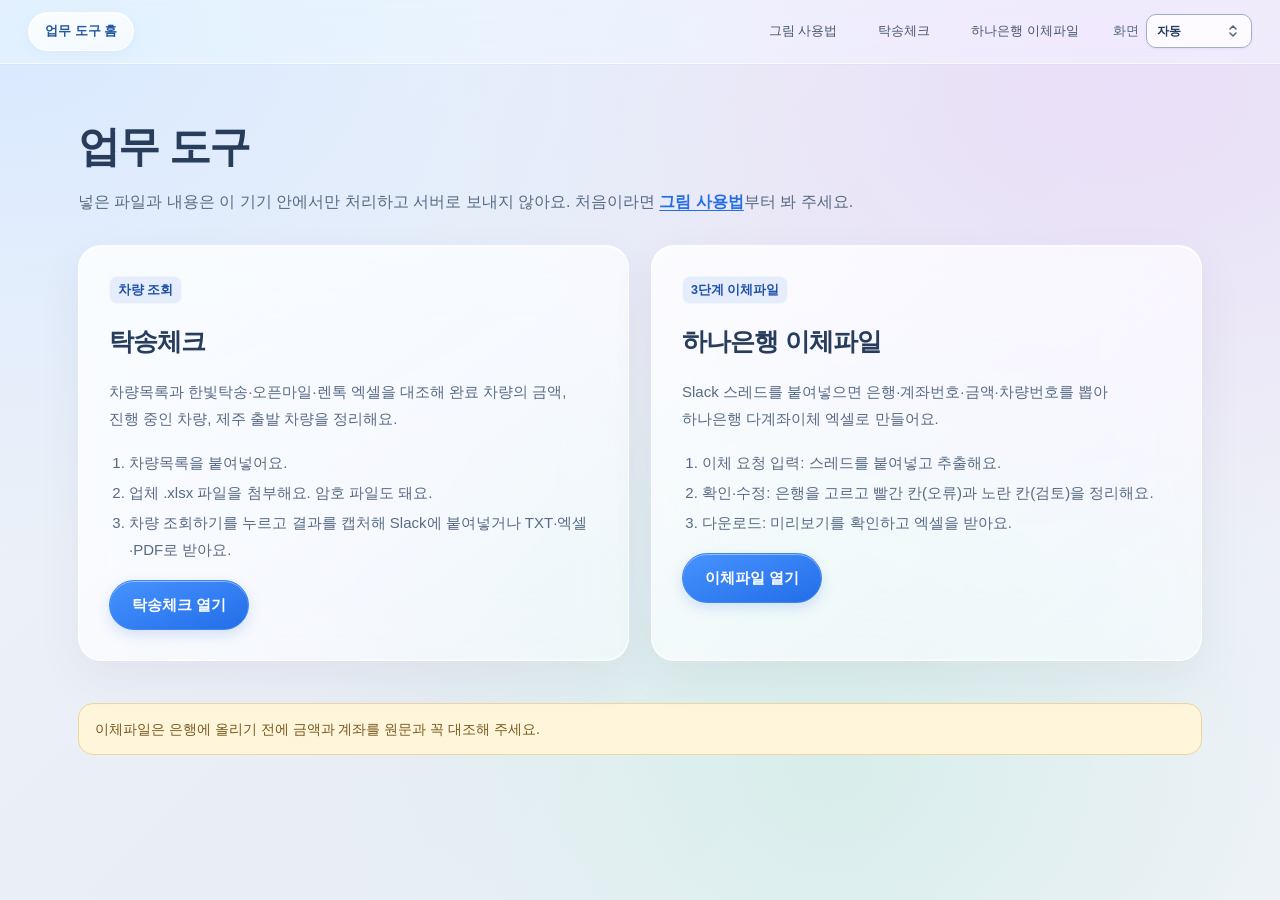
<file: index.html>
<!DOCTYPE html>
<html lang="ko">
<head>
<meta charset="utf-8">
<meta name="viewport" content="width=device-width, initial-scale=1">
<title>WorkTool 업무도구</title><link rel="icon" href="./assets/favicon.ico" sizes="any"><link rel="icon" href="./assets/icon.svg" type="image/svg+xml"><link rel="apple-touch-icon" href="./assets/apple-touch-icon.png"><link rel="manifest" href="./manifest.webmanifest">
<style>
:root{
  /* 상단 짙은 녹색 메뉴 + 도구 카드 두 개 */
  --bg:#f4f7f5; --surface:#ffffff; --ink:#1f3a31; --muted:#62766c; --line:#d8e5dc;
  --brand:#203e37; --accent:#267358; --accent-ink:#ffffff; --warn-bg:#fff7e6; --warn-ink:#7a5518;
  --font:-apple-system,BlinkMacSystemFont,"Segoe UI","Malgun Gothic","Apple SD Gothic Neo",sans-serif;
  color-scheme:light;
}
*{box-sizing:border-box}
html,body{margin:0}
body{background:var(--bg);color:var(--ink);font:15px/1.6 var(--font)}
.toolnav{display:flex;gap:10px;align-items:center;padding:10px 24px;background:var(--brand);color:#e4f0e8;flex-wrap:wrap;font-size:13px}
.toolnav a{color:inherit;text-decoration:none;padding:7px 11px;border-radius:6px}
.toolnav a:hover,.toolnav a[aria-current="page"]{background:#ffffff20;color:#fff}
.toolnav .homelink{margin-right:auto;font-weight:700}
main{max-width:980px;margin:0 auto;padding:32px 16px 56px;display:grid;gap:22px}
h1,h2{margin:0;text-wrap:balance}
h1{font-size:28px;letter-spacing:-.8px}
.lead{margin:6px 0 0;color:var(--muted)}
.cards{display:grid;grid-template-columns:repeat(auto-fit,minmax(280px,1fr));gap:16px}
.card{background:var(--surface);border:1px solid var(--line);border-radius:14px;padding:22px;display:grid;gap:12px;align-content:start}
.card h2{font-size:19px}
.card p{margin:0;color:var(--muted)}
.card ol{margin:0;padding-left:20px;color:var(--muted);display:grid;gap:3px}
.go{justify-self:start;display:inline-block;padding:11px 18px;border-radius:9px;background:var(--accent);color:var(--accent-ink);text-decoration:none;font-weight:700}
.go:hover{background:#1e6149}
.go:focus-visible,.toolnav a:focus-visible{outline:3px solid #b4d9c9;outline-offset:2px}
.tag{font-size:12px;font-weight:600;color:var(--accent);background:#e8f3ec;border-radius:5px;padding:3px 8px;justify-self:start}
.tag.old{color:var(--warn-ink);background:var(--warn-bg)}
.note{background:var(--warn-bg);color:var(--warn-ink);border:1px solid #efd9ad;border-radius:12px;padding:14px 16px;font-size:14px}
footer{color:var(--muted);font-size:13px}
</style>
<link rel="stylesheet" href="./assets/mac-glass.css?v=20261118-4">
<script src="./assets/theme.js?v=20261116-1"></script>
</head>
<body class="mac-ui" data-page="index">
<nav class="toolnav" aria-label="업무 도구 메뉴"><a class="homelink" aria-current="page" href="./index.html">업무 도구 홈</a><a href="./quick-guide.html">그림 사용법</a><a href="./dispatch.html">탁송체크</a><a href="./transfer.html">하나은행 이체파일</a></nav>
<main>
  <div>
    <h1>업무 도구</h1>
    <p class="lead">넣은 파일과 내용은 이 기기 안에서만 처리하고 서버로 보내지 않아요. 처음이라면 <a href="./quick-guide.html" style="color:var(--accent);font-weight:700">그림 사용법</a>부터 봐 주세요.</p>
  </div>
  <div class="cards">
    <article class="card">
      <span class="tag">차량 조회</span>
      <h2>탁송체크</h2>
      <p>차량목록과 한빛탁송·오픈마일·렌톡 엑셀을 대조해 완료 차량의 금액, 진행 중인 차량, 제주 출발 차량을 정리해요.</p>
      <ol>
        <li>차량목록을 붙여넣어요.</li>
        <li>업체 .xlsx 파일을 첨부해요. 암호 파일도 돼요.</li>
        <li>차량 조회하기를 누르고 결과를 캡처해 Slack에 붙여넣거나 TXT·엑셀·PDF로 받아요.</li>
      </ol>
      <a class="go" href="./dispatch.html">탁송체크 열기</a>
    </article>
    <article class="card">
      <span class="tag">3단계 이체파일</span>
      <h2>하나은행 이체파일</h2>
      <p>Slack 스레드를 붙여넣으면 은행·계좌번호·금액·차량번호를 뽑아 하나은행 다계좌이체 엑셀로 만들어요.</p>
      <ol>
        <li>이체 요청 입력: 스레드를 붙여넣고 추출해요.</li>
        <li>확인·수정: 은행을 고르고 빨간 칸(오류)과 노란 칸(검토)을 정리해요.</li>
        <li>다운로드: 미리보기를 확인하고 엑셀을 받아요.</li>
      </ol>
      <a class="go" href="./transfer.html">이체파일 열기</a>
    </article>
  </div>
  <p class="note">이체파일은 은행에 올리기 전에 금액과 계좌를 원문과 꼭 대조해 주세요.</p>
  
</main>
</body>
</html>
</file>
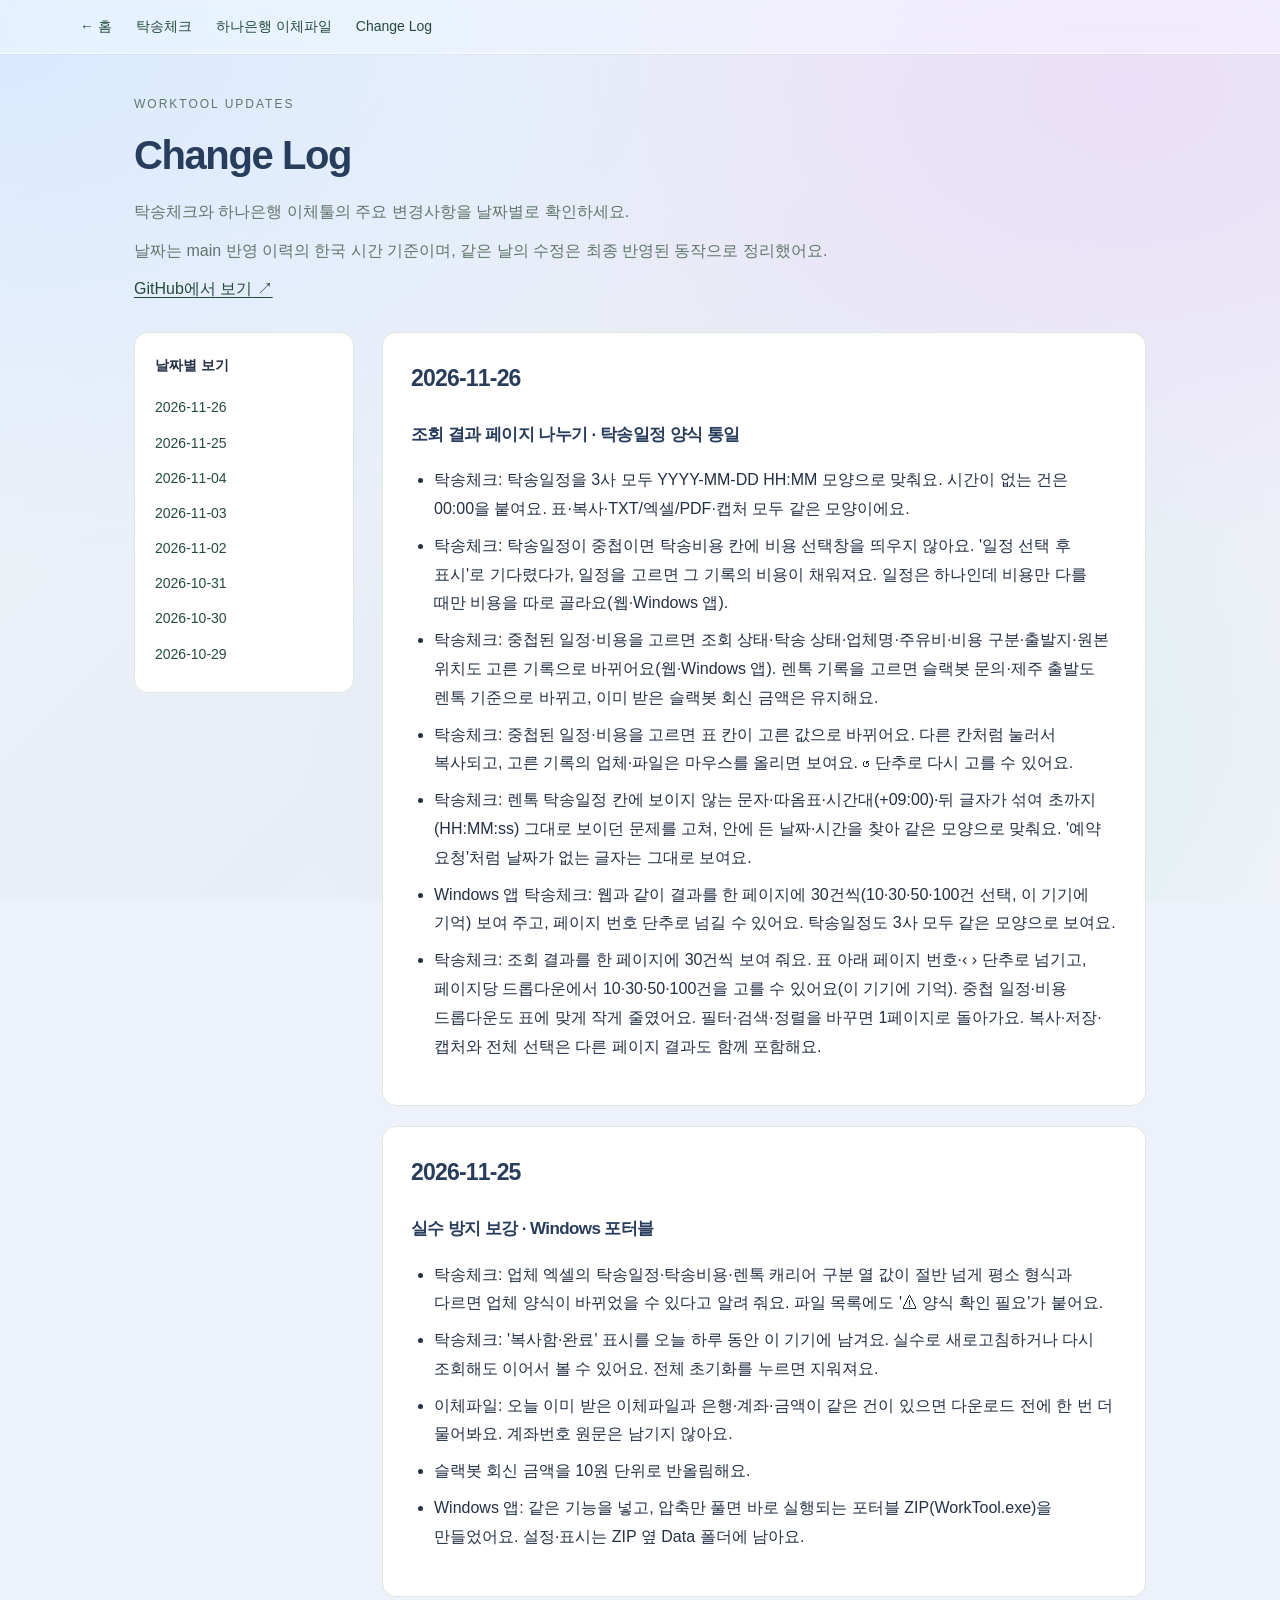
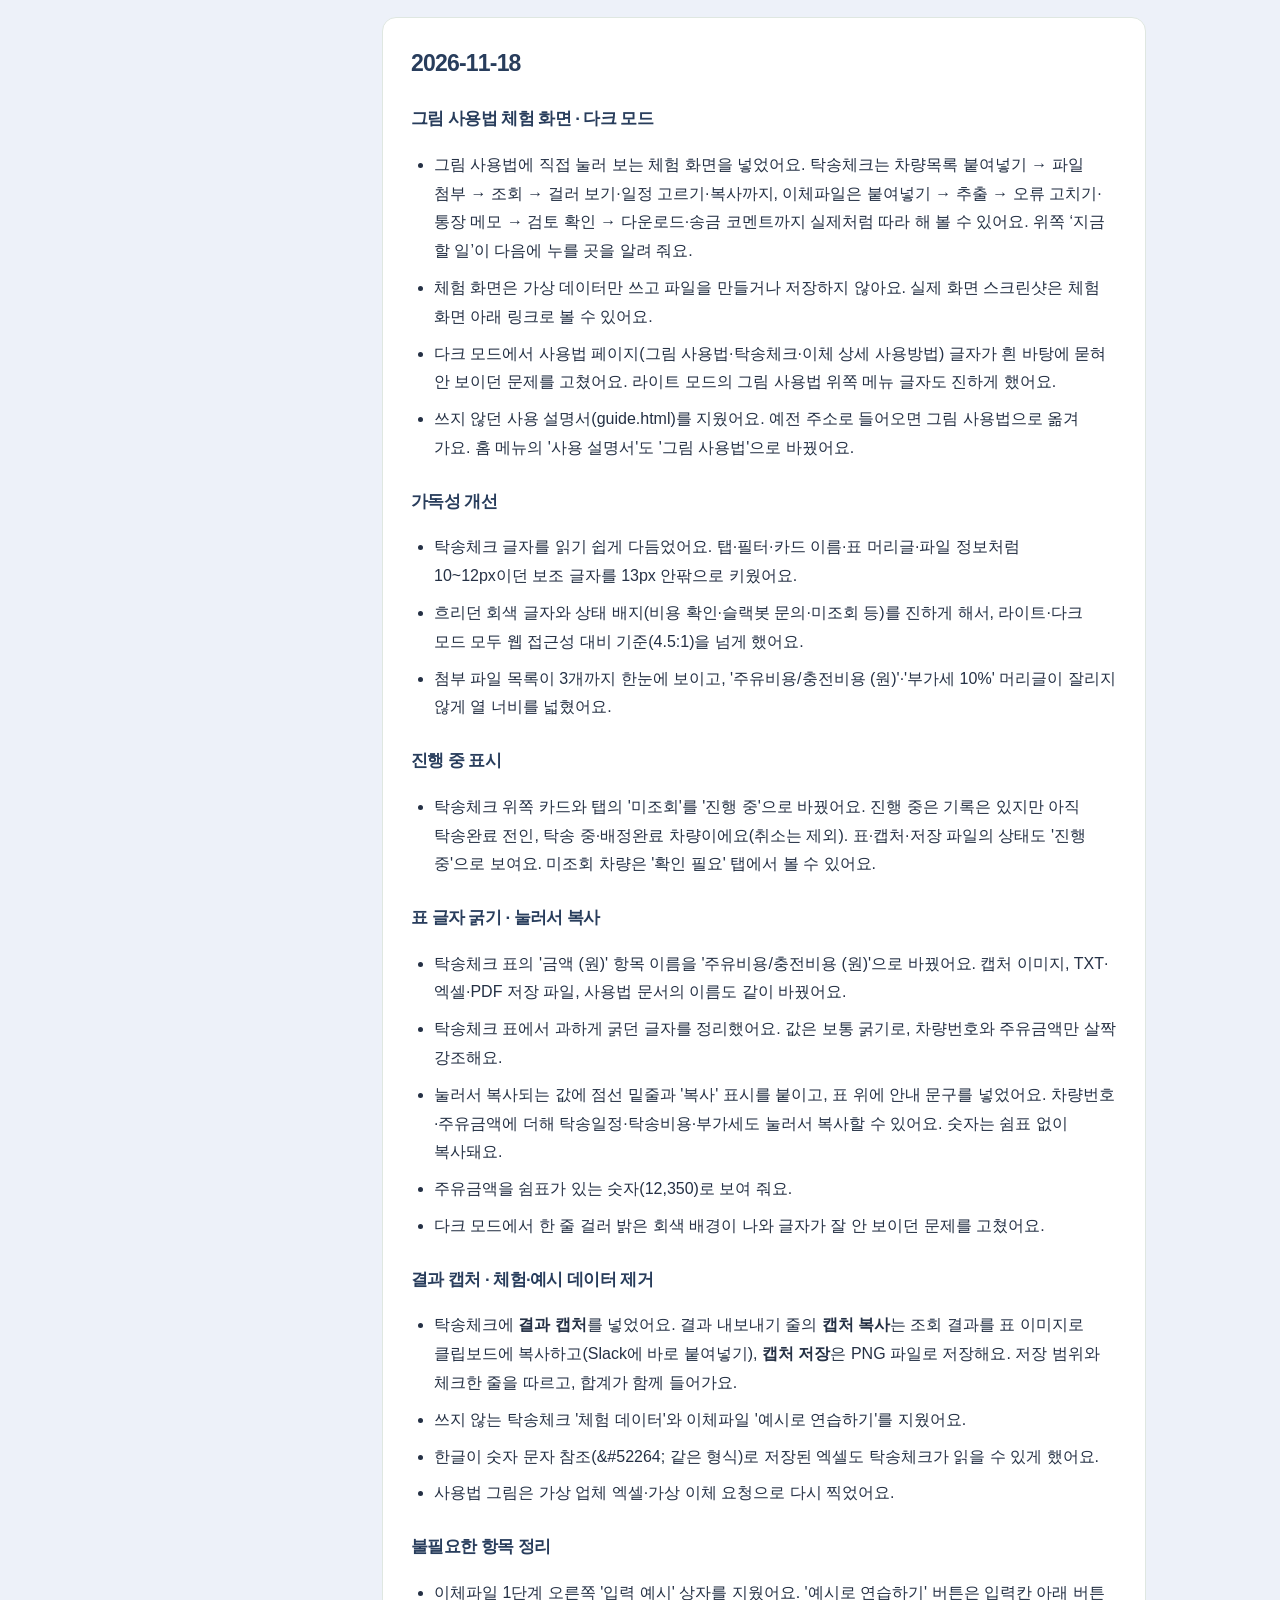
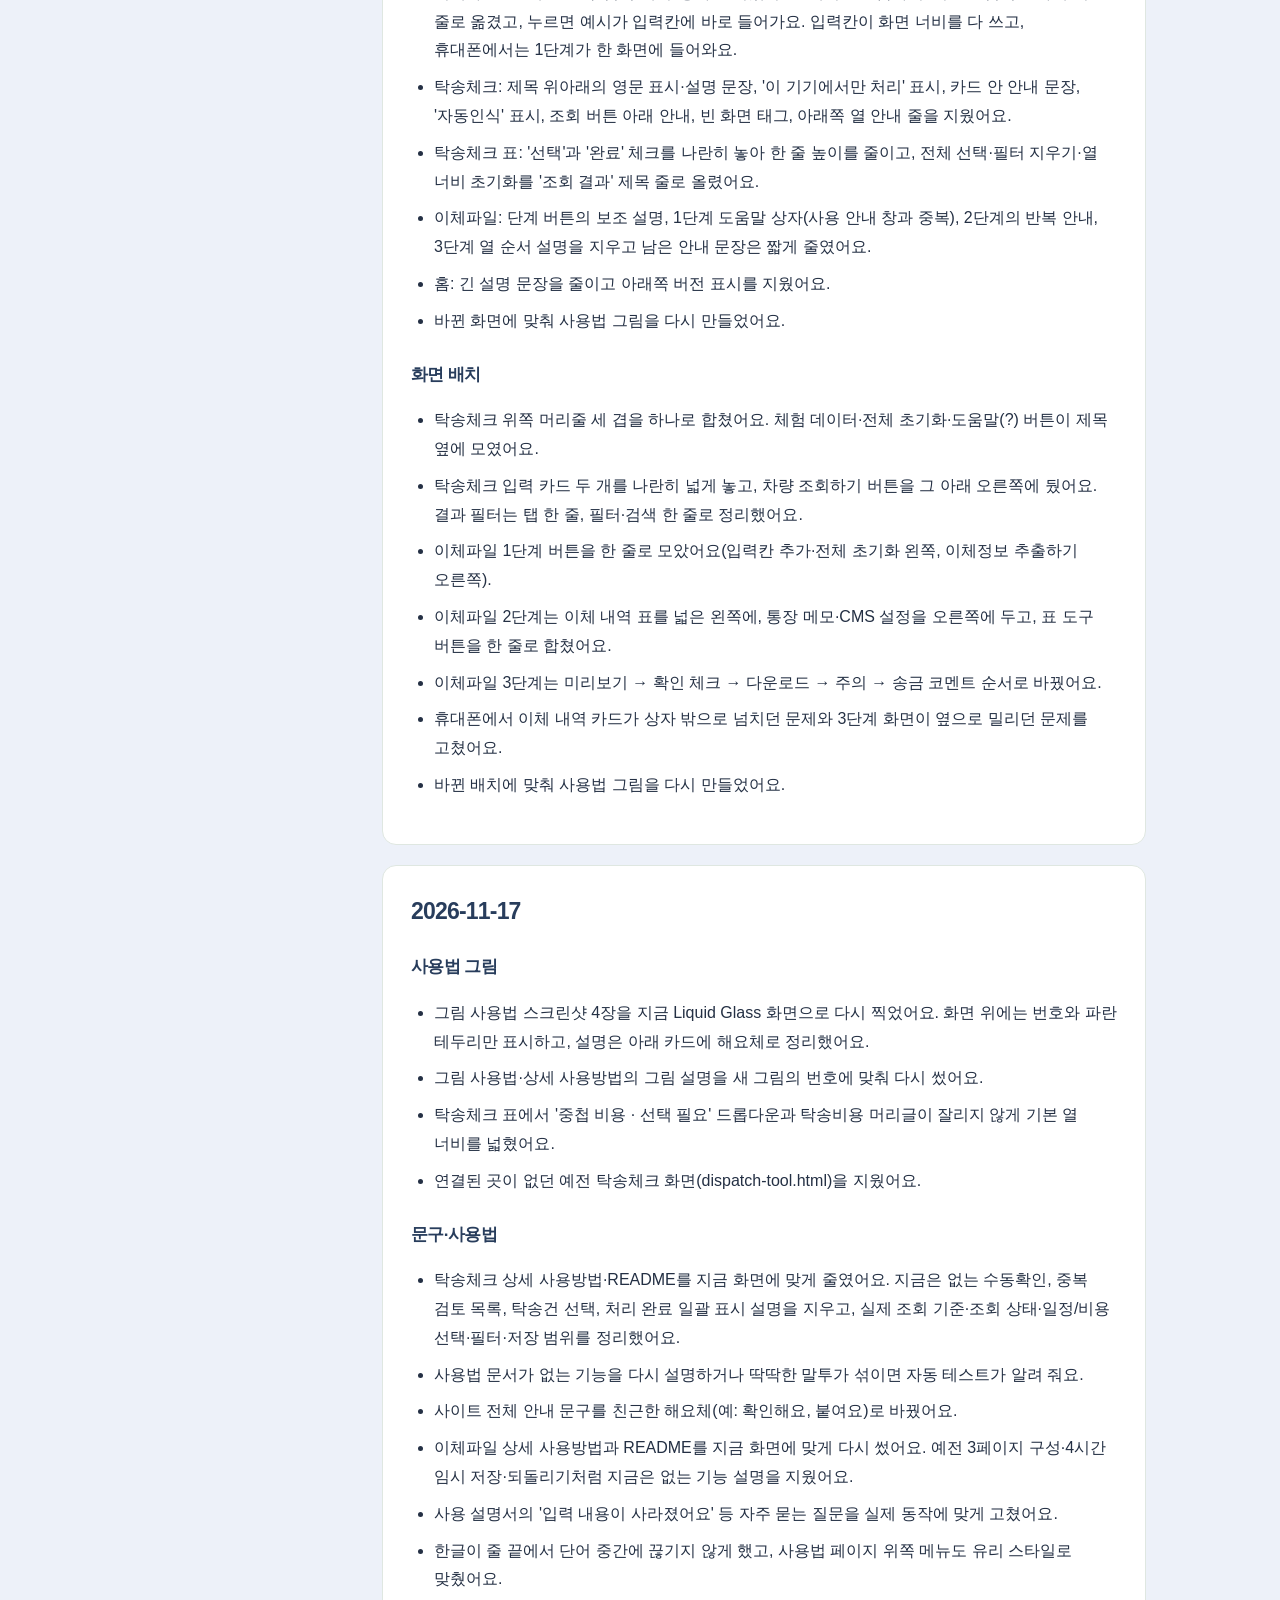
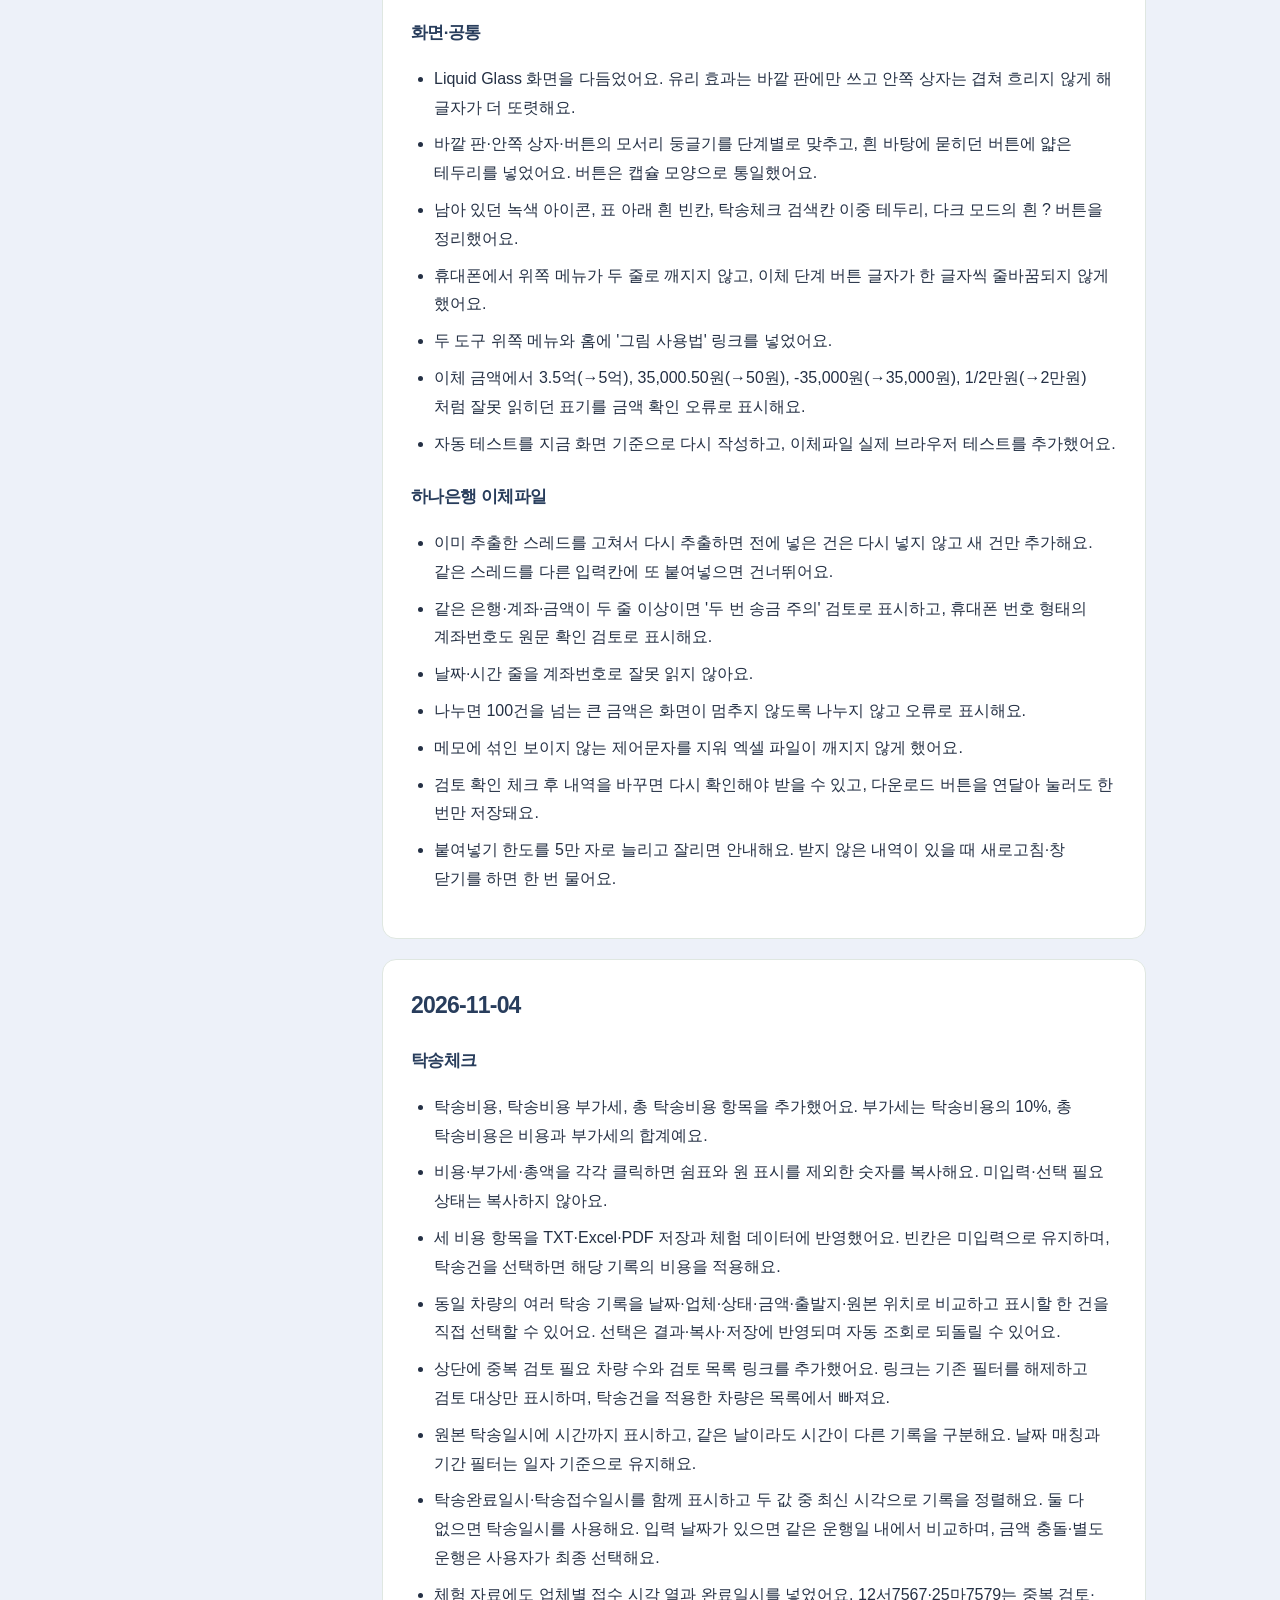
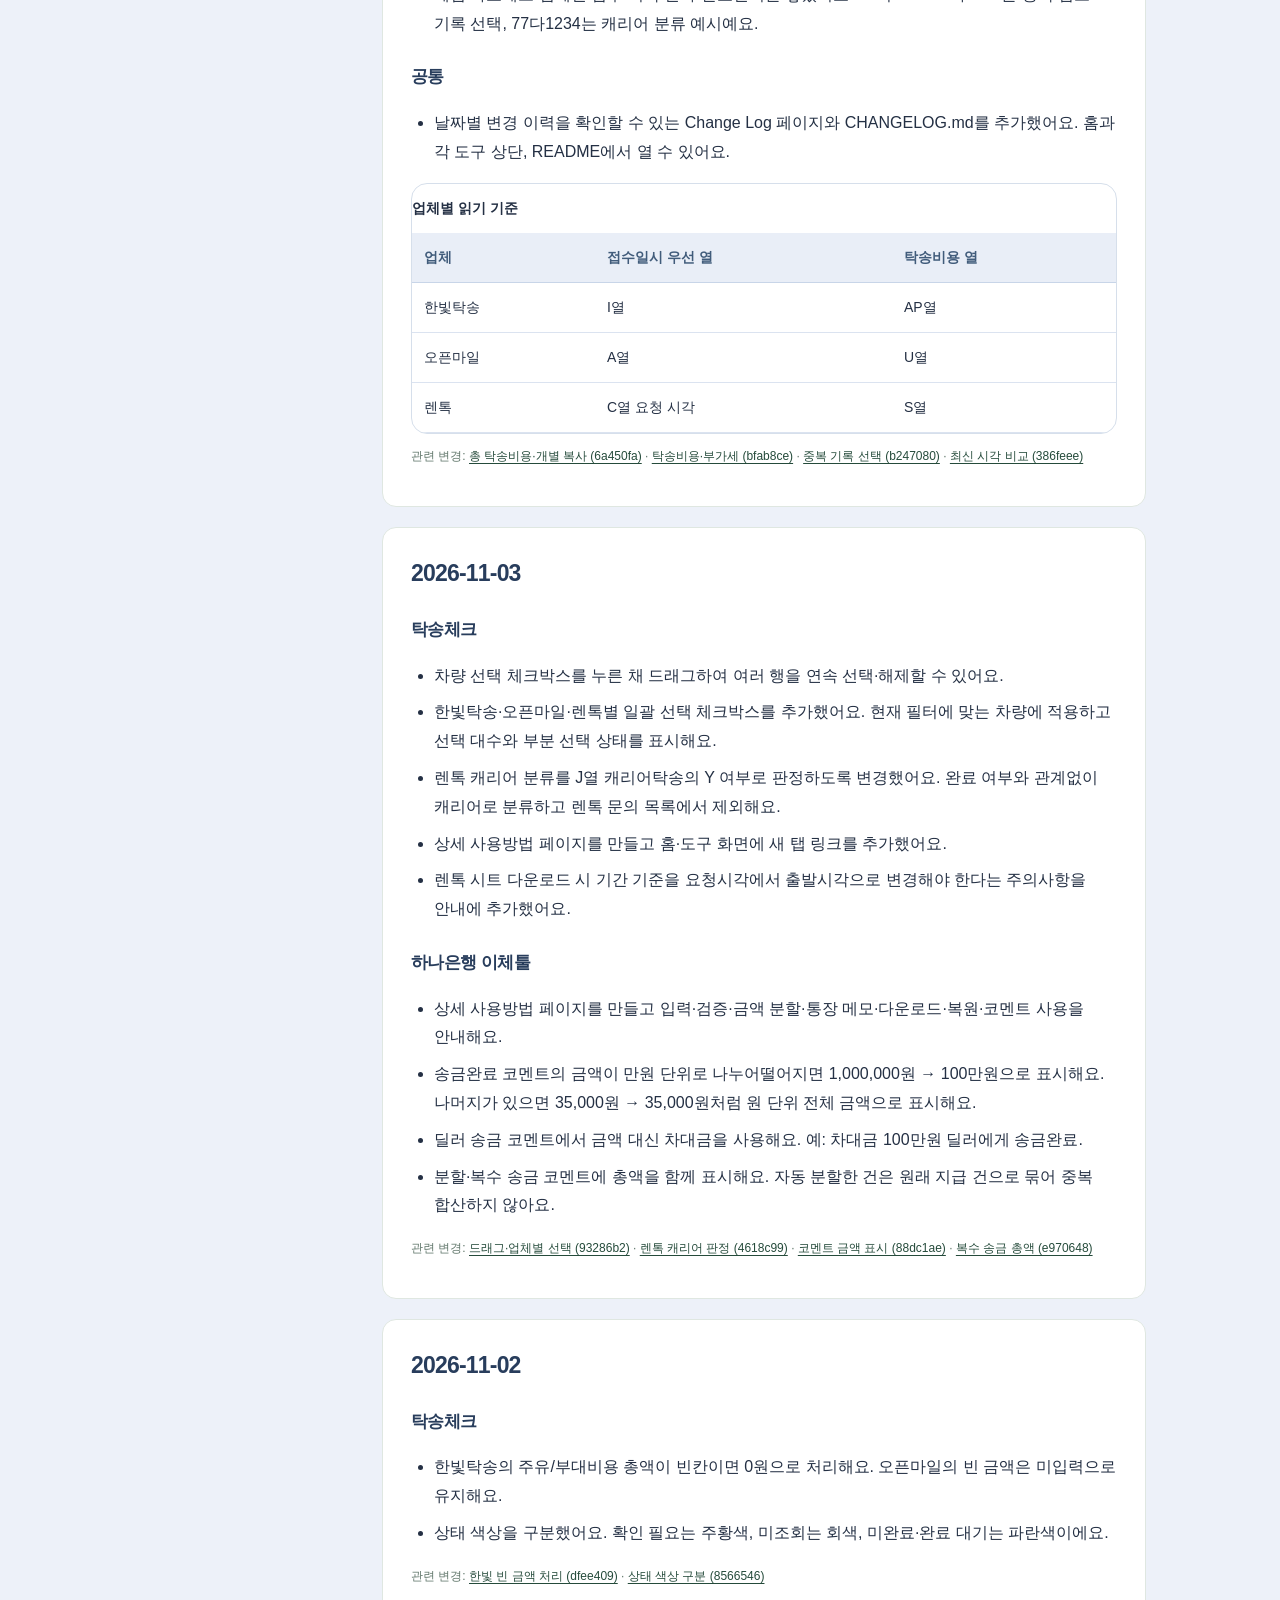
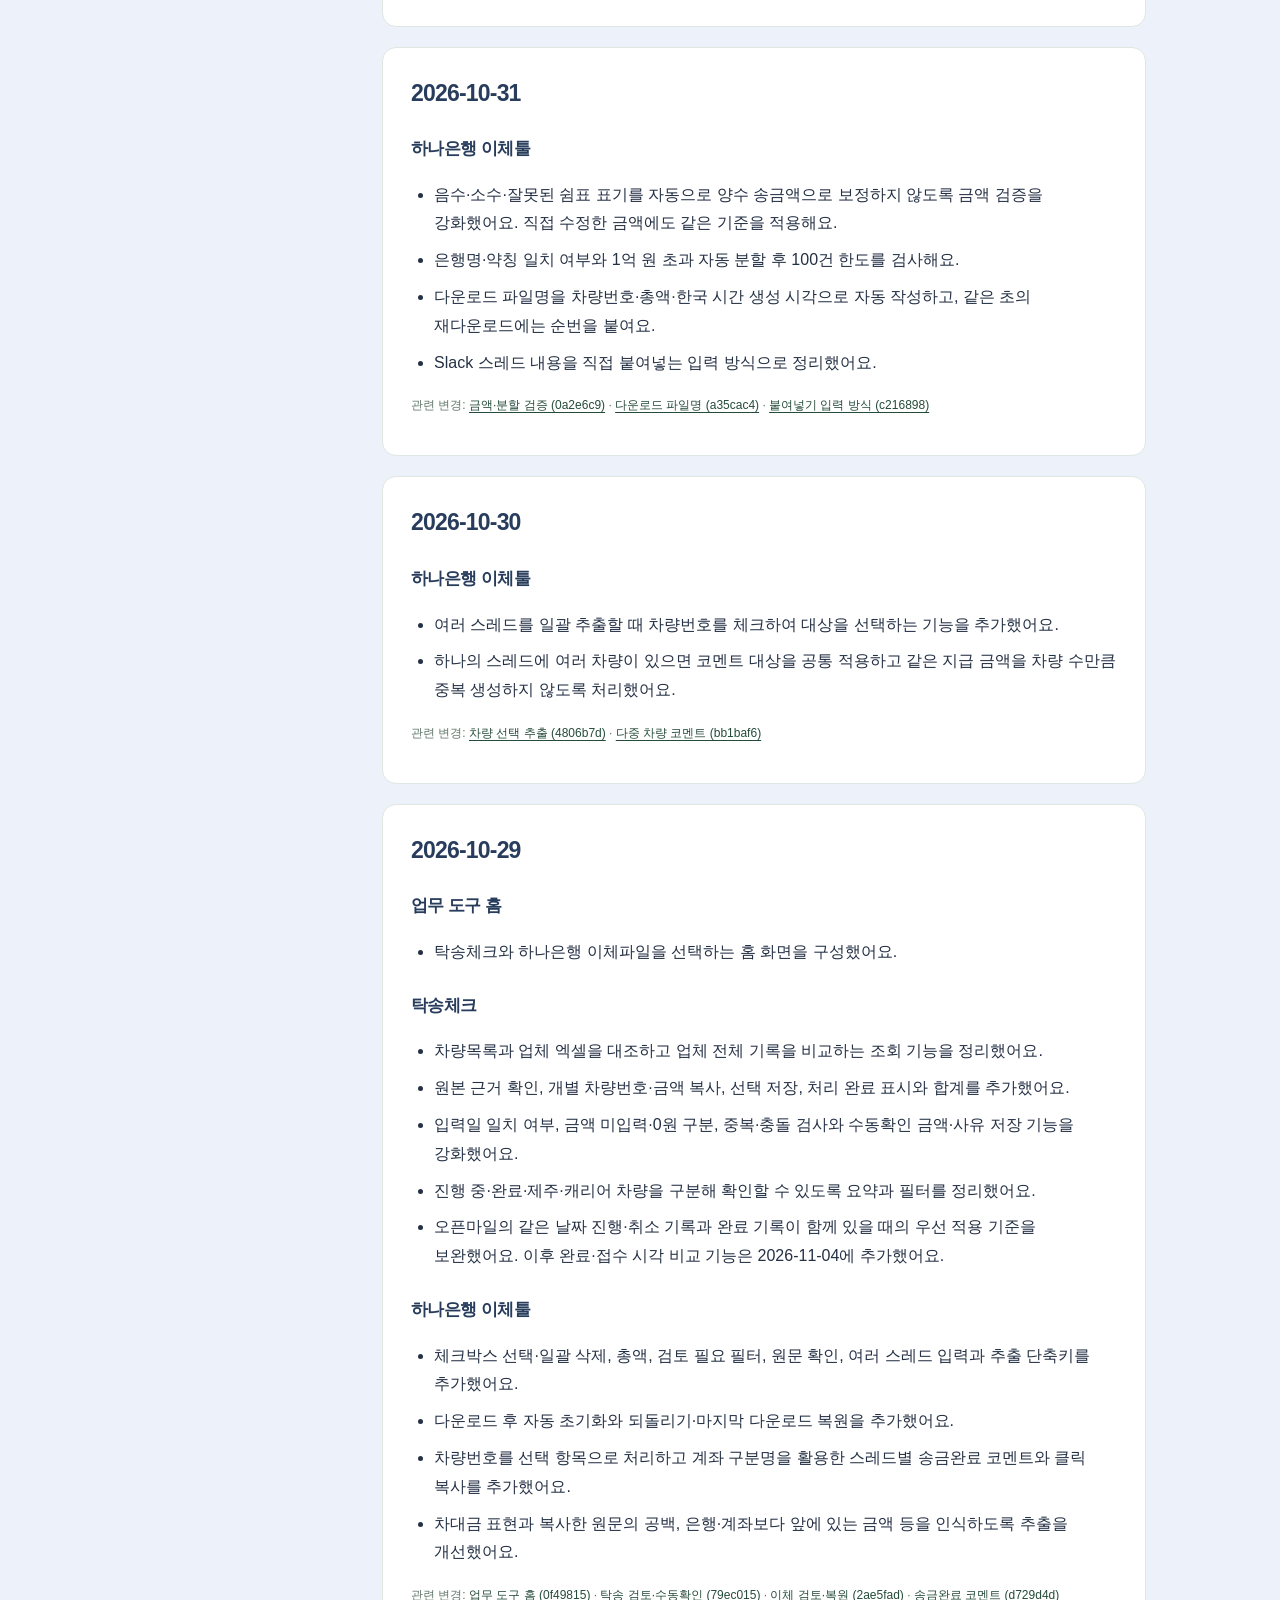
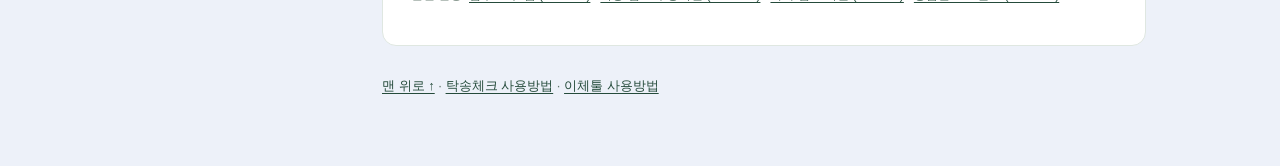
<file: changelog.html>
<!doctype html>
<html lang="ko"><head><meta charset="utf-8"><meta name="viewport" content="width=device-width,initial-scale=1"><meta name="description" content="WorkTool 탁송체크와 하나은행 이체툴의 날짜별 변경 이력이에요."><title>Change Log · 업무 도구</title><style>
:root{font-family:-apple-system,BlinkMacSystemFont,"Segoe UI","Malgun Gothic",sans-serif;color:#253e35;background:#f5f7f5;line-height:1.8}*{box-sizing:border-box}body{margin:0}a{color:#254b3b;text-underline-offset:4px}a:hover{text-decoration-thickness:2px}a:focus-visible,summary:focus-visible{outline:3px solid #397956;outline-offset:4px}nav{display:flex;flex-wrap:wrap;gap:12px 24px;padding:14px max(20px,calc((100vw - 1120px)/2));background:#fff;border-bottom:1px solid #dfe7e1;font-size:14px}nav a{text-decoration:none}main{max-width:1120px;margin:auto;padding:44px 24px 64px}.eyebrow{font-size:12px;letter-spacing:2px;color:#60766a}h1{font-size:clamp(28px,5vw,40px);line-height:1.35;letter-spacing:-1px;margin:12px 0 16px}h2{font-size:23px;line-height:1.5;margin:0 0 18px}h3{font-size:17px;margin:24px 0 8px}p{margin:10px 0}header>p{color:#60766a;max-width:740px}.button{display:inline-block;background:#254b3b;color:#fff;border-radius:9px;padding:10px 18px;text-decoration:none;margin:12px 0}.layout{display:grid;grid-template-columns:220px minmax(0,1fr);gap:28px;margin-top:28px}.toc{align-self:start;position:sticky;top:20px;background:#fff;border:1px solid #dfe7e1;border-radius:14px;padding:20px;font-size:14px}.toc strong{display:block;margin-bottom:12px}.toc a{display:block;padding:5px 0;text-decoration:none}.content{min-width:0}section{background:#fff;border:1px solid #dfe7e1;border-radius:14px;padding:28px;margin-bottom:20px;scroll-margin-top:20px}li{margin:8px 0}ol,ul{padding-left:23px}.note{background:#edf5ee;border-left:4px solid #397956;padding:12px 16px;border-radius:5px;margin:16px 0}.review-note{background:#fff4db;border-color:#a66a00}pre{background:#f5f7f5;border:1px solid #e0e8e2;padding:16px;border-radius:9px;overflow:auto;font-size:14px;line-height:1.8}code{font-family:ui-monospace,monospace}.tablewrap{overflow-x:auto}table{border-collapse:collapse;width:100%;font-size:14px}th,td{padding:12px;text-align:left;vertical-align:top;border-bottom:1px solid #e0e8e2}th{background:#f5f7f5;white-space:nowrap}.badge{display:inline-block;font-size:13px;font-weight:650;border-radius:5px;padding:3px 8px;white-space:nowrap}.needs{background:#fff4db;color:#8a5700}.missing{background:#eef1f4;color:#526171}.waiting{background:#e8f2ff;color:#245b9e}details{border-bottom:1px solid #e0e8e2;padding:14px 0}summary{cursor:pointer;font-weight:650}footer{font-size:13px;color:#60766a;margin-top:28px}@media(max-width:760px){main{padding:28px 16px 40px}.layout{grid-template-columns:1fr;gap:20px}.toc{position:static}.toc a{display:inline-block;margin-right:16px}section{padding:22px 18px}th,td{padding:10px 8px}}@media print{nav,.toc,.button{display:none}.layout{display:block}main{max-width:none;padding:0}section{break-inside:avoid;border:0;padding:15px 0}body{background:#fff}details{break-inside:avoid}}
 .commits{font-size:12px;color:#60766a;line-height:2;overflow-wrap:anywhere}caption{text-align:left;font-weight:650;padding:12px 0}h2 time{font-variant-numeric:tabular-nums}</style><link rel="stylesheet" href="./assets/mac-glass.css?v=20261118-4">
<script src="./assets/theme.js?v=20261116-1"></script>
</head><body class="mac-ui" data-page="changelog"><nav aria-label="기능 이동"><a href="./index.html">← 홈</a><a href="./dispatch.html">탁송체크</a><a href="./transfer.html">하나은행 이체파일</a><a href="./changelog.html" aria-current="page">Change Log</a></nav><main id="top"><header><div class="eyebrow">WORKTOOL UPDATES</div><h1>Change Log</h1><p>탁송체크와 하나은행 이체툴의 주요 변경사항을 날짜별로 확인하세요.</p><p>날짜는 main 반영 이력의 한국 시간 기준이며, 같은 날의 수정은 최종 반영된 동작으로 정리했어요.</p><a href="https://github.com/chowonki/WorkTool/blob/main/CHANGELOG.md" target="_blank" rel="noopener">GitHub에서 보기 ↗</a></header><div class="layout"><aside class="toc" aria-label="변경 날짜"><strong>날짜별 보기</strong><a href="#date-2026-11-26">2026-11-26</a><a href="#date-2026-11-25">2026-11-25</a><a href="#date-2026-11-04">2026-11-04</a><a href="#date-2026-11-03">2026-11-03</a><a href="#date-2026-11-02">2026-11-02</a><a href="#date-2026-10-31">2026-10-31</a><a href="#date-2026-10-30">2026-10-30</a><a href="#date-2026-10-29">2026-10-29</a></aside><div class="content"><section id="date-2026-11-26"><h2><time datetime="2026-11-26">2026-11-26</time></h2><h3>조회 결과 페이지 나누기 · 탁송일정 양식 통일</h3><ul><li>탁송체크: 탁송일정을 3사 모두 YYYY-MM-DD HH:MM 모양으로 맞춰요. 시간이 없는 건은 00:00을 붙여요. 표·복사·TXT/엑셀/PDF·캡처 모두 같은 모양이에요.</li><li>탁송체크: 탁송일정이 중첩이면 탁송비용 칸에 비용 선택창을 띄우지 않아요. '일정 선택 후 표시'로 기다렸다가, 일정을 고르면 그 기록의 비용이 채워져요. 일정은 하나인데 비용만 다를 때만 비용을 따로 골라요(웹·Windows 앱).</li><li>탁송체크: 중첩된 일정·비용을 고르면 조회 상태·탁송 상태·업체명·주유비·비용 구분·출발지·원본 위치도 고른 기록으로 바뀌어요(웹·Windows 앱). 렌톡 기록을 고르면 슬랙봇 문의·제주 출발도 렌톡 기준으로 바뀌고, 이미 받은 슬랙봇 회신 금액은 유지해요.</li><li>탁송체크: 중첩된 일정·비용을 고르면 표 칸이 고른 값으로 바뀌어요. 다른 칸처럼 눌러서 복사되고, 고른 기록의 업체·파일은 마우스를 올리면 보여요. ↺ 단추로 다시 고를 수 있어요.</li><li>탁송체크: 렌톡 탁송일정 칸에 보이지 않는 문자·따옴표·시간대(+09:00)·뒤 글자가 섞여 초까지(HH:MM:ss) 그대로 보이던 문제를 고쳐, 안에 든 날짜·시간을 찾아 같은 모양으로 맞춰요. '예약 요청'처럼 날짜가 없는 글자는 그대로 보여요.</li><li>Windows 앱 탁송체크: 웹과 같이 결과를 한 페이지에 30건씩(10·30·50·100건 선택, 이 기기에 기억) 보여 주고, 페이지 번호 단추로 넘길 수 있어요. 탁송일정도 3사 모두 같은 모양으로 보여요.</li><li>탁송체크: 조회 결과를 한 페이지에 30건씩 보여 줘요. 표 아래 페이지 번호·‹ › 단추로 넘기고, 페이지당 드롭다운에서 10·30·50·100건을 고를 수 있어요(이 기기에 기억). 중첩 일정·비용 드롭다운도 표에 맞게 작게 줄였어요. 필터·검색·정렬을 바꾸면 1페이지로 돌아가요. 복사·저장·캡처와 전체 선택은 다른 페이지 결과도 함께 포함해요.</li></ul></section><section id="date-2026-11-25"><h2><time datetime="2026-11-25">2026-11-25</time></h2><h3>실수 방지 보강 · Windows 포터블</h3><ul><li>탁송체크: 업체 엑셀의 탁송일정·탁송비용·렌톡 캐리어 구분 열 값이 절반 넘게 평소 형식과 다르면 업체 양식이 바뀌었을 수 있다고 알려 줘요. 파일 목록에도 '⚠ 양식 확인 필요'가 붙어요.</li><li>탁송체크: '복사함·완료' 표시를 오늘 하루 동안 이 기기에 남겨요. 실수로 새로고침하거나 다시 조회해도 이어서 볼 수 있어요. 전체 초기화를 누르면 지워져요.</li><li>이체파일: 오늘 이미 받은 이체파일과 은행·계좌·금액이 같은 건이 있으면 다운로드 전에 한 번 더 물어봐요. 계좌번호 원문은 남기지 않아요.</li><li>슬랙봇 회신 금액을 10원 단위로 반올림해요.</li><li>Windows 앱: 같은 기능을 넣고, 압축만 풀면 바로 실행되는 포터블 ZIP(WorkTool.exe)을 만들었어요. 설정·표시는 ZIP 옆 Data 폴더에 남아요.</li></ul></section><section id="date-2026-11-18"><h2><time datetime="2026-11-18">2026-11-18</time></h2><h3>그림 사용법 체험 화면 · 다크 모드</h3><ul><li>그림 사용법에 직접 눌러 보는 체험 화면을 넣었어요. 탁송체크는 차량목록 붙여넣기 → 파일 첨부 → 조회 → 걸러 보기·일정 고르기·복사까지, 이체파일은 붙여넣기 → 추출 → 오류 고치기·통장 메모 → 검토 확인 → 다운로드·송금 코멘트까지 실제처럼 따라 해 볼 수 있어요. 위쪽 ‘지금 할 일’이 다음에 누를 곳을 알려 줘요.</li><li>체험 화면은 가상 데이터만 쓰고 파일을 만들거나 저장하지 않아요. 실제 화면 스크린샷은 체험 화면 아래 링크로 볼 수 있어요.</li><li>다크 모드에서 사용법 페이지(그림 사용법·탁송체크·이체 상세 사용방법) 글자가 흰 바탕에 묻혀 안 보이던 문제를 고쳤어요. 라이트 모드의 그림 사용법 위쪽 메뉴 글자도 진하게 했어요.</li><li>쓰지 않던 사용 설명서(guide.html)를 지웠어요. 예전 주소로 들어오면 그림 사용법으로 옮겨 가요. 홈 메뉴의 '사용 설명서'도 '그림 사용법'으로 바꿨어요.</li></ul><h3>가독성 개선</h3><ul><li>탁송체크 글자를 읽기 쉽게 다듬었어요. 탭·필터·카드 이름·표 머리글·파일 정보처럼 10~12px이던 보조 글자를 13px 안팎으로 키웠어요.</li><li>흐리던 회색 글자와 상태 배지(비용 확인·슬랙봇 문의·미조회 등)를 진하게 해서, 라이트·다크 모드 모두 웹 접근성 대비 기준(4.5:1)을 넘게 했어요.</li><li>첨부 파일 목록이 3개까지 한눈에 보이고, '주유비용/충전비용 (원)'·'부가세 10%' 머리글이 잘리지 않게 열 너비를 넓혔어요.</li></ul><h3>진행 중 표시</h3><ul><li>탁송체크 위쪽 카드와 탭의 '미조회'를 '진행 중'으로 바꿨어요. 진행 중은 기록은 있지만 아직 탁송완료 전인, 탁송 중·배정완료 차량이에요(취소는 제외). 표·캡처·저장 파일의 상태도 '진행 중'으로 보여요. 미조회 차량은 '확인 필요' 탭에서 볼 수 있어요.</li></ul><h3>표 글자 굵기 · 눌러서 복사</h3><ul><li>탁송체크 표의 '금액 (원)' 항목 이름을 '주유비용/충전비용 (원)'으로 바꿨어요. 캡처 이미지, TXT·엑셀·PDF 저장 파일, 사용법 문서의 이름도 같이 바꿨어요.</li><li>탁송체크 표에서 과하게 굵던 글자를 정리했어요. 값은 보통 굵기로, 차량번호와 주유금액만 살짝 강조해요.</li><li>눌러서 복사되는 값에 점선 밑줄과 '복사' 표시를 붙이고, 표 위에 안내 문구를 넣었어요. 차량번호·주유금액에 더해 탁송일정·탁송비용·부가세도 눌러서 복사할 수 있어요. 숫자는 쉼표 없이 복사돼요.</li><li>주유금액을 쉼표가 있는 숫자(12,350)로 보여 줘요.</li><li>다크 모드에서 한 줄 걸러 밝은 회색 배경이 나와 글자가 잘 안 보이던 문제를 고쳤어요.</li></ul><h3>결과 캡처 · 체험·예시 데이터 제거</h3><ul><li>탁송체크에 <b>결과 캡처</b>를 넣었어요. 결과 내보내기 줄의 <b>캡처 복사</b>는 조회 결과를 표 이미지로 클립보드에 복사하고(Slack에 바로 붙여넣기), <b>캡처 저장</b>은 PNG 파일로 저장해요. 저장 범위와 체크한 줄을 따르고, 합계가 함께 들어가요.</li><li>쓰지 않는 탁송체크 '체험 데이터'와 이체파일 '예시로 연습하기'를 지웠어요.</li><li>한글이 숫자 문자 참조(&amp;#52264; 같은 형식)로 저장된 엑셀도 탁송체크가 읽을 수 있게 했어요.</li><li>사용법 그림은 가상 업체 엑셀·가상 이체 요청으로 다시 찍었어요.</li></ul><h3>불필요한 항목 정리</h3><ul><li>이체파일 1단계 오른쪽 '입력 예시' 상자를 지웠어요. '예시로 연습하기' 버튼은 입력칸 아래 버튼 줄로 옮겼고, 누르면 예시가 입력칸에 바로 들어가요. 입력칸이 화면 너비를 다 쓰고, 휴대폰에서는 1단계가 한 화면에 들어와요.</li><li>탁송체크: 제목 위아래의 영문 표시·설명 문장, '이 기기에서만 처리' 표시, 카드 안 안내 문장, '자동인식' 표시, 조회 버튼 아래 안내, 빈 화면 태그, 아래쪽 열 안내 줄을 지웠어요.</li><li>탁송체크 표: '선택'과 '완료' 체크를 나란히 놓아 한 줄 높이를 줄이고, 전체 선택·필터 지우기·열 너비 초기화를 '조회 결과' 제목 줄로 올렸어요.</li><li>이체파일: 단계 버튼의 보조 설명, 1단계 도움말 상자(사용 안내 창과 중복), 2단계의 반복 안내, 3단계 열 순서 설명을 지우고 남은 안내 문장은 짧게 줄였어요.</li><li>홈: 긴 설명 문장을 줄이고 아래쪽 버전 표시를 지웠어요.</li><li>바뀐 화면에 맞춰 사용법 그림을 다시 만들었어요.</li></ul><h3>화면 배치</h3><ul><li>탁송체크 위쪽 머리줄 세 겹을 하나로 합쳤어요. 체험 데이터·전체 초기화·도움말(?) 버튼이 제목 옆에 모였어요.</li><li>탁송체크 입력 카드 두 개를 나란히 넓게 놓고, 차량 조회하기 버튼을 그 아래 오른쪽에 뒀어요. 결과 필터는 탭 한 줄, 필터·검색 한 줄로 정리했어요.</li><li>이체파일 1단계 버튼을 한 줄로 모았어요(입력칸 추가·전체 초기화 왼쪽, 이체정보 추출하기 오른쪽).</li><li>이체파일 2단계는 이체 내역 표를 넓은 왼쪽에, 통장 메모·CMS 설정을 오른쪽에 두고, 표 도구 버튼을 한 줄로 합쳤어요.</li><li>이체파일 3단계는 미리보기 → 확인 체크 → 다운로드 → 주의 → 송금 코멘트 순서로 바꿨어요.</li><li>휴대폰에서 이체 내역 카드가 상자 밖으로 넘치던 문제와 3단계 화면이 옆으로 밀리던 문제를 고쳤어요.</li><li>바뀐 배치에 맞춰 사용법 그림을 다시 만들었어요.</li></ul></section><section id="date-2026-11-17"><h2><time datetime="2026-11-17">2026-11-17</time></h2><h3>사용법 그림</h3><ul><li>그림 사용법 스크린샷 4장을 지금 Liquid Glass 화면으로 다시 찍었어요. 화면 위에는 번호와 파란 테두리만 표시하고, 설명은 아래 카드에 해요체로 정리했어요.</li><li>그림 사용법·상세 사용방법의 그림 설명을 새 그림의 번호에 맞춰 다시 썼어요.</li><li>탁송체크 표에서 '중첩 비용 · 선택 필요' 드롭다운과 탁송비용 머리글이 잘리지 않게 기본 열 너비를 넓혔어요.</li><li>연결된 곳이 없던 예전 탁송체크 화면(dispatch-tool.html)을 지웠어요.</li></ul><h3>문구·사용법</h3><ul><li>탁송체크 상세 사용방법·README를 지금 화면에 맞게 줄였어요. 지금은 없는 수동확인, 중복 검토 목록, 탁송건 선택, 처리 완료 일괄 표시 설명을 지우고, 실제 조회 기준·조회 상태·일정/비용 선택·필터·저장 범위를 정리했어요.</li><li>사용법 문서가 없는 기능을 다시 설명하거나 딱딱한 말투가 섞이면 자동 테스트가 알려 줘요.</li><li>사이트 전체 안내 문구를 친근한 해요체(예: 확인해요, 붙여요)로 바꿨어요.</li><li>이체파일 상세 사용방법과 README를 지금 화면에 맞게 다시 썼어요. 예전 3페이지 구성·4시간 임시 저장·되돌리기처럼 지금은 없는 기능 설명을 지웠어요.</li><li>사용 설명서의 '입력 내용이 사라졌어요' 등 자주 묻는 질문을 실제 동작에 맞게 고쳤어요.</li><li>한글이 줄 끝에서 단어 중간에 끊기지 않게 했고, 사용법 페이지 위쪽 메뉴도 유리 스타일로 맞췄어요.</li></ul><h3>화면·공통</h3><ul><li>Liquid Glass 화면을 다듬었어요. 유리 효과는 바깥 판에만 쓰고 안쪽 상자는 겹쳐 흐리지 않게 해 글자가 더 또렷해요.</li><li>바깥 판·안쪽 상자·버튼의 모서리 둥글기를 단계별로 맞추고, 흰 바탕에 묻히던 버튼에 얇은 테두리를 넣었어요. 버튼은 캡슐 모양으로 통일했어요.</li><li>남아 있던 녹색 아이콘, 표 아래 흰 빈칸, 탁송체크 검색칸 이중 테두리, 다크 모드의 흰 ? 버튼을 정리했어요.</li><li>휴대폰에서 위쪽 메뉴가 두 줄로 깨지지 않고, 이체 단계 버튼 글자가 한 글자씩 줄바꿈되지 않게 했어요.</li><li>두 도구 위쪽 메뉴와 홈에 '그림 사용법' 링크를 넣었어요.</li><li>이체 금액에서 3.5억(→5억), 35,000.50원(→50원), -35,000원(→35,000원), 1/2만원(→2만원)처럼 잘못 읽히던 표기를 금액 확인 오류로 표시해요.</li><li>자동 테스트를 지금 화면 기준으로 다시 작성하고, 이체파일 실제 브라우저 테스트를 추가했어요.</li></ul><h3>하나은행 이체파일</h3><ul><li>이미 추출한 스레드를 고쳐서 다시 추출하면 전에 넣은 건은 다시 넣지 않고 새 건만 추가해요. 같은 스레드를 다른 입력칸에 또 붙여넣으면 건너뛰어요.</li><li>같은 은행·계좌·금액이 두 줄 이상이면 '두 번 송금 주의' 검토로 표시하고, 휴대폰 번호 형태의 계좌번호도 원문 확인 검토로 표시해요.</li><li>날짜·시간 줄을 계좌번호로 잘못 읽지 않아요.</li><li>나누면 100건을 넘는 큰 금액은 화면이 멈추지 않도록 나누지 않고 오류로 표시해요.</li><li>메모에 섞인 보이지 않는 제어문자를 지워 엑셀 파일이 깨지지 않게 했어요.</li><li>검토 확인 체크 후 내역을 바꾸면 다시 확인해야 받을 수 있고, 다운로드 버튼을 연달아 눌러도 한 번만 저장돼요.</li><li>붙여넣기 한도를 5만 자로 늘리고 잘리면 안내해요. 받지 않은 내역이 있을 때 새로고침·창 닫기를 하면 한 번 물어요.</li></ul></section><section id="date-2026-11-04"><h2><time datetime="2026-11-04">2026-11-04</time></h2><h3>탁송체크</h3><ul><li>탁송비용, 탁송비용 부가세, 총 탁송비용 항목을 추가했어요. 부가세는 탁송비용의 10%, 총 탁송비용은 비용과 부가세의 합계예요.</li><li>비용·부가세·총액을 각각 클릭하면 쉼표와 원 표시를 제외한 숫자를 복사해요. 미입력·선택 필요 상태는 복사하지 않아요.</li><li>세 비용 항목을 TXT·Excel·PDF 저장과 체험 데이터에 반영했어요. 빈칸은 미입력으로 유지하며, 탁송건을 선택하면 해당 기록의 비용을 적용해요.</li><li>동일 차량의 여러 탁송 기록을 날짜·업체·상태·금액·출발지·원본 위치로 비교하고 표시할 한 건을 직접 선택할 수 있어요. 선택은 결과·복사·저장에 반영되며 자동 조회로 되돌릴 수 있어요.</li><li>상단에 중복 검토 필요 차량 수와 검토 목록 링크를 추가했어요. 링크는 기존 필터를 해제하고 검토 대상만 표시하며, 탁송건을 적용한 차량은 목록에서 빠져요.</li><li>원본 탁송일시에 시간까지 표시하고, 같은 날이라도 시간이 다른 기록을 구분해요. 날짜 매칭과 기간 필터는 일자 기준으로 유지해요.</li><li>탁송완료일시·탁송접수일시를 함께 표시하고 두 값 중 최신 시각으로 기록을 정렬해요. 둘 다 없으면 탁송일시를 사용해요. 입력 날짜가 있으면 같은 운행일 내에서 비교하며, 금액 충돌·별도 운행은 사용자가 최종 선택해요.</li><li>체험 자료에도 업체별 접수 시각 열과 완료일시를 넣었어요. 12서7567·25마7579는 중복 검토·기록 선택, 77다1234는 캐리어 분류 예시예요.</li></ul><h3>공통</h3><ul><li>날짜별 변경 이력을 확인할 수 있는 Change Log 페이지와 CHANGELOG.md를 추가했어요. 홈과 각 도구 상단, README에서 열 수 있어요.</li></ul><div class="tablewrap"><table><caption>업체별 읽기 기준</caption><thead><tr><th scope="col">업체</th><th scope="col">접수일시 우선 열</th><th scope="col">탁송비용 열</th></tr></thead><tbody><tr><td>한빛탁송</td><td>I열</td><td>AP열</td></tr><tr><td>오픈마일</td><td>A열</td><td>U열</td></tr><tr><td>렌톡</td><td>C열 요청 시각</td><td>S열</td></tr></tbody></table></div><p class="commits">관련 변경: <a href="https://github.com/chowonki/WorkTool/commit/6a450fa" target="_blank" rel="noopener">총 탁송비용·개별 복사 (6a450fa)</a> · <a href="https://github.com/chowonki/WorkTool/commit/bfab8ce" target="_blank" rel="noopener">탁송비용·부가세 (bfab8ce)</a> · <a href="https://github.com/chowonki/WorkTool/commit/b247080" target="_blank" rel="noopener">중복 기록 선택 (b247080)</a> · <a href="https://github.com/chowonki/WorkTool/commit/386feee" target="_blank" rel="noopener">최신 시각 비교 (386feee)</a></p></section><section id="date-2026-11-03"><h2><time datetime="2026-11-03">2026-11-03</time></h2><h3>탁송체크</h3><ul><li>차량 선택 체크박스를 누른 채 드래그하여 여러 행을 연속 선택·해제할 수 있어요.</li><li>한빛탁송·오픈마일·렌톡별 일괄 선택 체크박스를 추가했어요. 현재 필터에 맞는 차량에 적용하고 선택 대수와 부분 선택 상태를 표시해요.</li><li>렌톡 캐리어 분류를 J열 캐리어탁송의 Y 여부로 판정하도록 변경했어요. 완료 여부와 관계없이 캐리어로 분류하고 렌톡 문의 목록에서 제외해요.</li><li>상세 사용방법 페이지를 만들고 홈·도구 화면에 새 탭 링크를 추가했어요.</li><li>렌톡 시트 다운로드 시 기간 기준을 요청시각에서 출발시각으로 변경해야 한다는 주의사항을 안내에 추가했어요.</li></ul><h3>하나은행 이체툴</h3><ul><li>상세 사용방법 페이지를 만들고 입력·검증·금액 분할·통장 메모·다운로드·복원·코멘트 사용을 안내해요.</li><li>송금완료 코멘트의 금액이 만원 단위로 나누어떨어지면 1,000,000원 → 100만원으로 표시해요. 나머지가 있으면 35,000원 → 35,000원처럼 원 단위 전체 금액으로 표시해요.</li><li>딜러 송금 코멘트에서 금액 대신 차대금을 사용해요. 예: 차대금 100만원 딜러에게 송금완료.</li><li>분할·복수 송금 코멘트에 총액을 함께 표시해요. 자동 분할한 건은 원래 지급 건으로 묶어 중복 합산하지 않아요.</li></ul><p class="commits">관련 변경: <a href="https://github.com/chowonki/WorkTool/commit/93286b2" target="_blank" rel="noopener">드래그·업체별 선택 (93286b2)</a> · <a href="https://github.com/chowonki/WorkTool/commit/4618c99" target="_blank" rel="noopener">렌톡 캐리어 판정 (4618c99)</a> · <a href="https://github.com/chowonki/WorkTool/commit/88dc1ae" target="_blank" rel="noopener">코멘트 금액 표시 (88dc1ae)</a> · <a href="https://github.com/chowonki/WorkTool/commit/e970648" target="_blank" rel="noopener">복수 송금 총액 (e970648)</a></p></section><section id="date-2026-11-02"><h2><time datetime="2026-11-02">2026-11-02</time></h2><h3>탁송체크</h3><ul><li>한빛탁송의 주유/부대비용 총액이 빈칸이면 0원으로 처리해요. 오픈마일의 빈 금액은 미입력으로 유지해요.</li><li>상태 색상을 구분했어요. 확인 필요는 주황색, 미조회는 회색, 미완료·완료 대기는 파란색이에요.</li></ul><p class="commits">관련 변경: <a href="https://github.com/chowonki/WorkTool/commit/dfee409" target="_blank" rel="noopener">한빛 빈 금액 처리 (dfee409)</a> · <a href="https://github.com/chowonki/WorkTool/commit/8566546" target="_blank" rel="noopener">상태 색상 구분 (8566546)</a></p></section><section id="date-2026-10-31"><h2><time datetime="2026-10-31">2026-10-31</time></h2><h3>하나은행 이체툴</h3><ul><li>음수·소수·잘못된 쉼표 표기를 자동으로 양수 송금액으로 보정하지 않도록 금액 검증을 강화했어요. 직접 수정한 금액에도 같은 기준을 적용해요.</li><li>은행명·약칭 일치 여부와 1억 원 초과 자동 분할 후 100건 한도를 검사해요.</li><li>다운로드 파일명을 차량번호·총액·한국 시간 생성 시각으로 자동 작성하고, 같은 초의 재다운로드에는 순번을 붙여요.</li><li>Slack 스레드 내용을 직접 붙여넣는 입력 방식으로 정리했어요.</li></ul><p class="commits">관련 변경: <a href="https://github.com/chowonki/WorkTool/commit/0a2e6c9" target="_blank" rel="noopener">금액·분할 검증 (0a2e6c9)</a> · <a href="https://github.com/chowonki/WorkTool/commit/a35cac4" target="_blank" rel="noopener">다운로드 파일명 (a35cac4)</a> · <a href="https://github.com/chowonki/WorkTool/commit/c216898" target="_blank" rel="noopener">붙여넣기 입력 방식 (c216898)</a></p></section><section id="date-2026-10-30"><h2><time datetime="2026-10-30">2026-10-30</time></h2><h3>하나은행 이체툴</h3><ul><li>여러 스레드를 일괄 추출할 때 차량번호를 체크하여 대상을 선택하는 기능을 추가했어요.</li><li>하나의 스레드에 여러 차량이 있으면 코멘트 대상을 공통 적용하고 같은 지급 금액을 차량 수만큼 중복 생성하지 않도록 처리했어요.</li></ul><p class="commits">관련 변경: <a href="https://github.com/chowonki/WorkTool/commit/4806b7d" target="_blank" rel="noopener">차량 선택 추출 (4806b7d)</a> · <a href="https://github.com/chowonki/WorkTool/commit/bb1baf6" target="_blank" rel="noopener">다중 차량 코멘트 (bb1baf6)</a></p></section><section id="date-2026-10-29"><h2><time datetime="2026-10-29">2026-10-29</time></h2><h3>업무 도구 홈</h3><ul><li>탁송체크와 하나은행 이체파일을 선택하는 홈 화면을 구성했어요.</li></ul><h3>탁송체크</h3><ul><li>차량목록과 업체 엑셀을 대조하고 업체 전체 기록을 비교하는 조회 기능을 정리했어요.</li><li>원본 근거 확인, 개별 차량번호·금액 복사, 선택 저장, 처리 완료 표시와 합계를 추가했어요.</li><li>입력일 일치 여부, 금액 미입력·0원 구분, 중복·충돌 검사와 수동확인 금액·사유 저장 기능을 강화했어요.</li><li>진행 중·완료·제주·캐리어 차량을 구분해 확인할 수 있도록 요약과 필터를 정리했어요.</li><li>오픈마일의 같은 날짜 진행·취소 기록과 완료 기록이 함께 있을 때의 우선 적용 기준을 보완했어요. 이후 완료·접수 시각 비교 기능은 2026-11-04에 추가했어요.</li></ul><h3>하나은행 이체툴</h3><ul><li>체크박스 선택·일괄 삭제, 총액, 검토 필요 필터, 원문 확인, 여러 스레드 입력과 추출 단축키를 추가했어요.</li><li>다운로드 후 자동 초기화와 되돌리기·마지막 다운로드 복원을 추가했어요.</li><li>차량번호를 선택 항목으로 처리하고 계좌 구분명을 활용한 스레드별 송금완료 코멘트와 클릭 복사를 추가했어요.</li><li>차대금 표현과 복사한 원문의 공백, 은행·계좌보다 앞에 있는 금액 등을 인식하도록 추출을 개선했어요.</li></ul><p class="commits">관련 변경: <a href="https://github.com/chowonki/WorkTool/commit/0f49815" target="_blank" rel="noopener">업무 도구 홈 (0f49815)</a> · <a href="https://github.com/chowonki/WorkTool/commit/79ec015" target="_blank" rel="noopener">탁송 검토·수동확인 (79ec015)</a> · <a href="https://github.com/chowonki/WorkTool/commit/2ae5fad" target="_blank" rel="noopener">이체 검토·복원 (2ae5fad)</a> · <a href="https://github.com/chowonki/WorkTool/commit/d729d4d" target="_blank" rel="noopener">송금완료 코멘트 (d729d4d)</a></p></section><footer><a href="#top">맨 위로 ↑</a> · <a href="./dispatch-guide.html">탁송체크 사용방법</a> · <a href="./transfer-guide.html">이체툴 사용방법</a></footer></div></div></main></body></html>
</file>
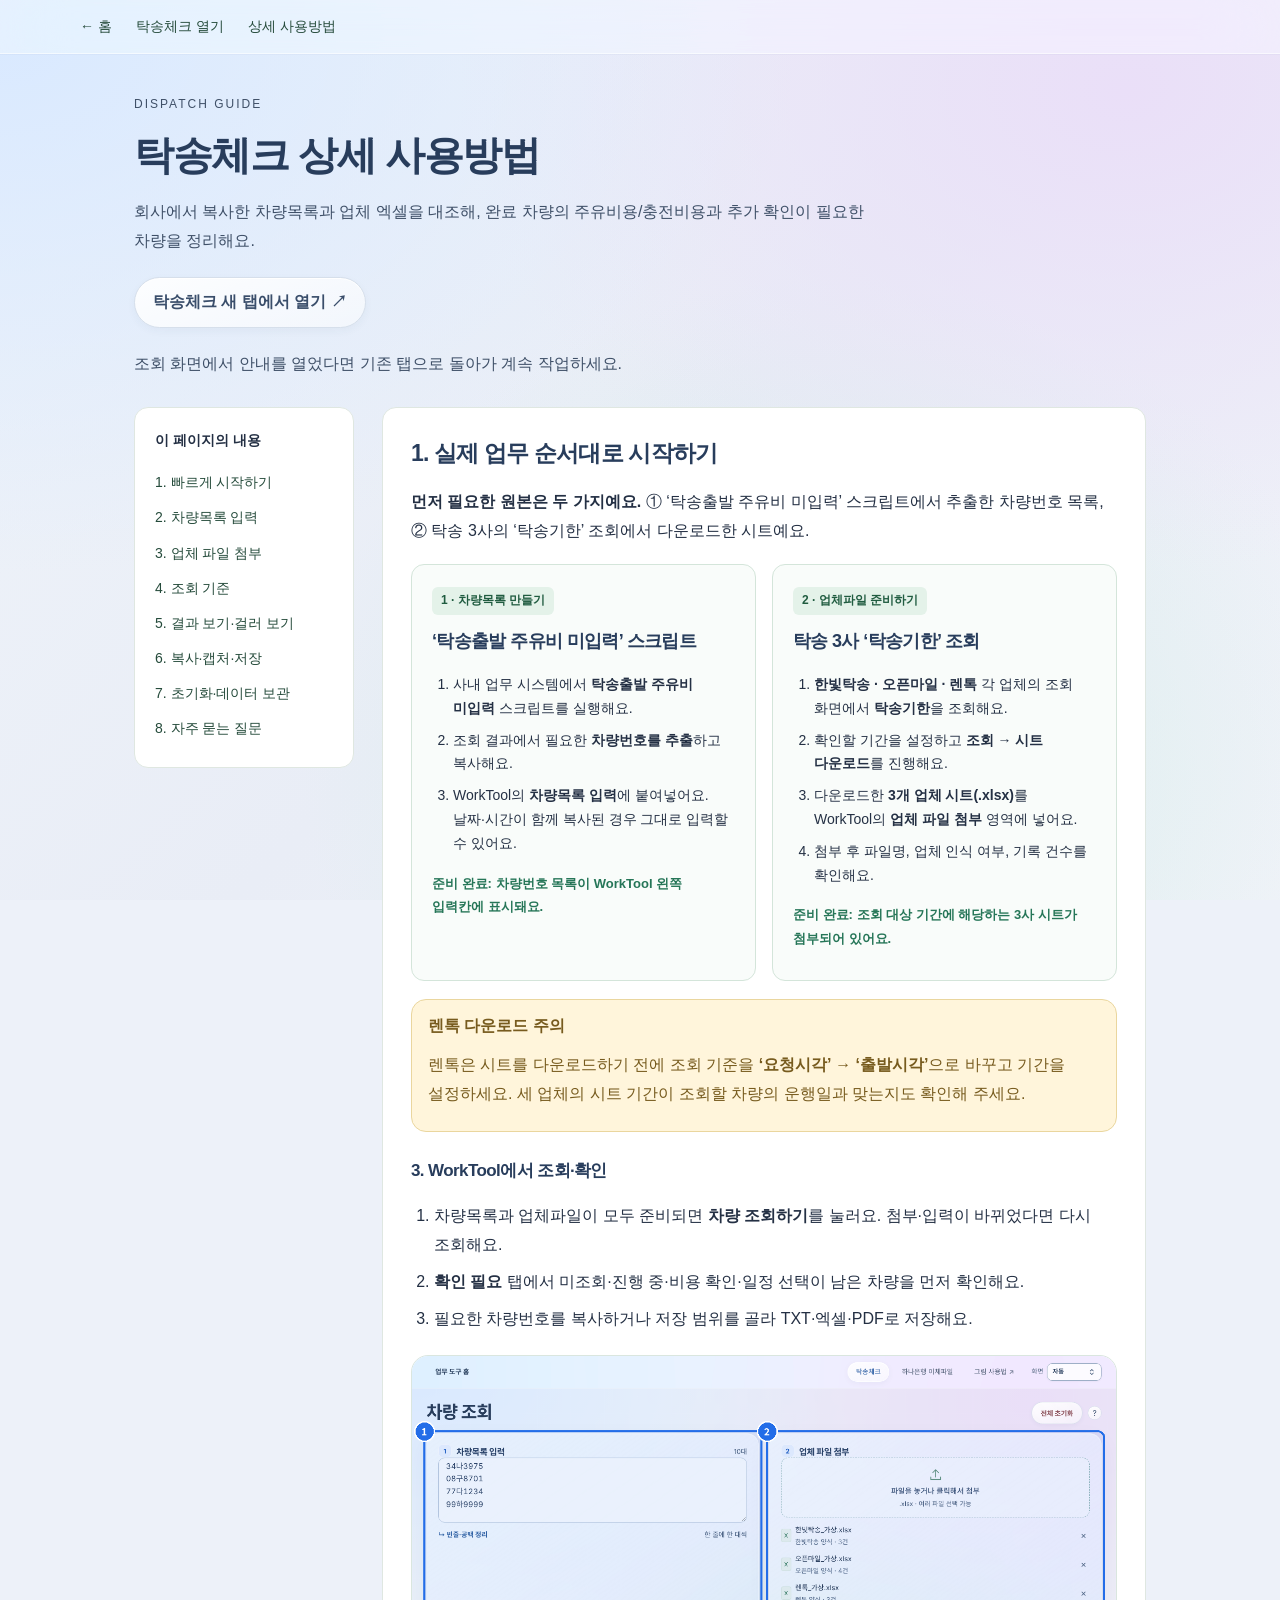
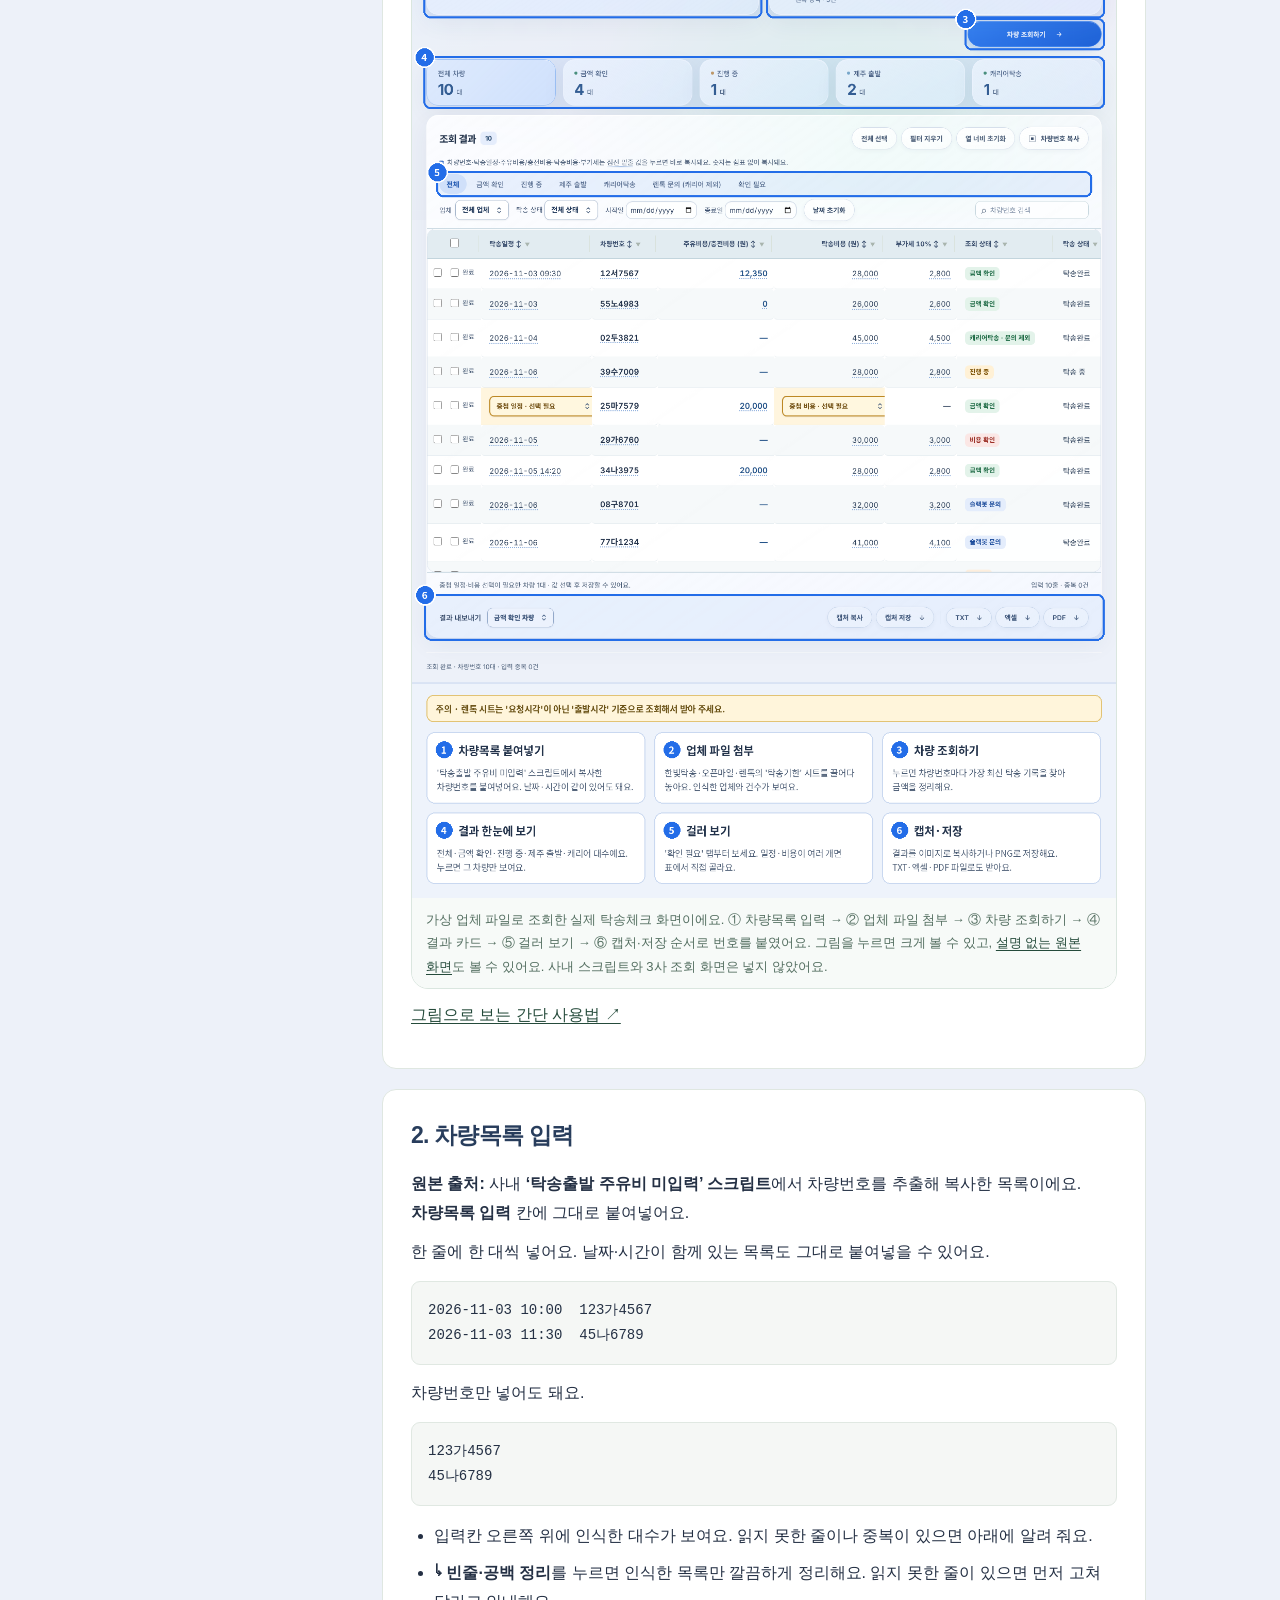
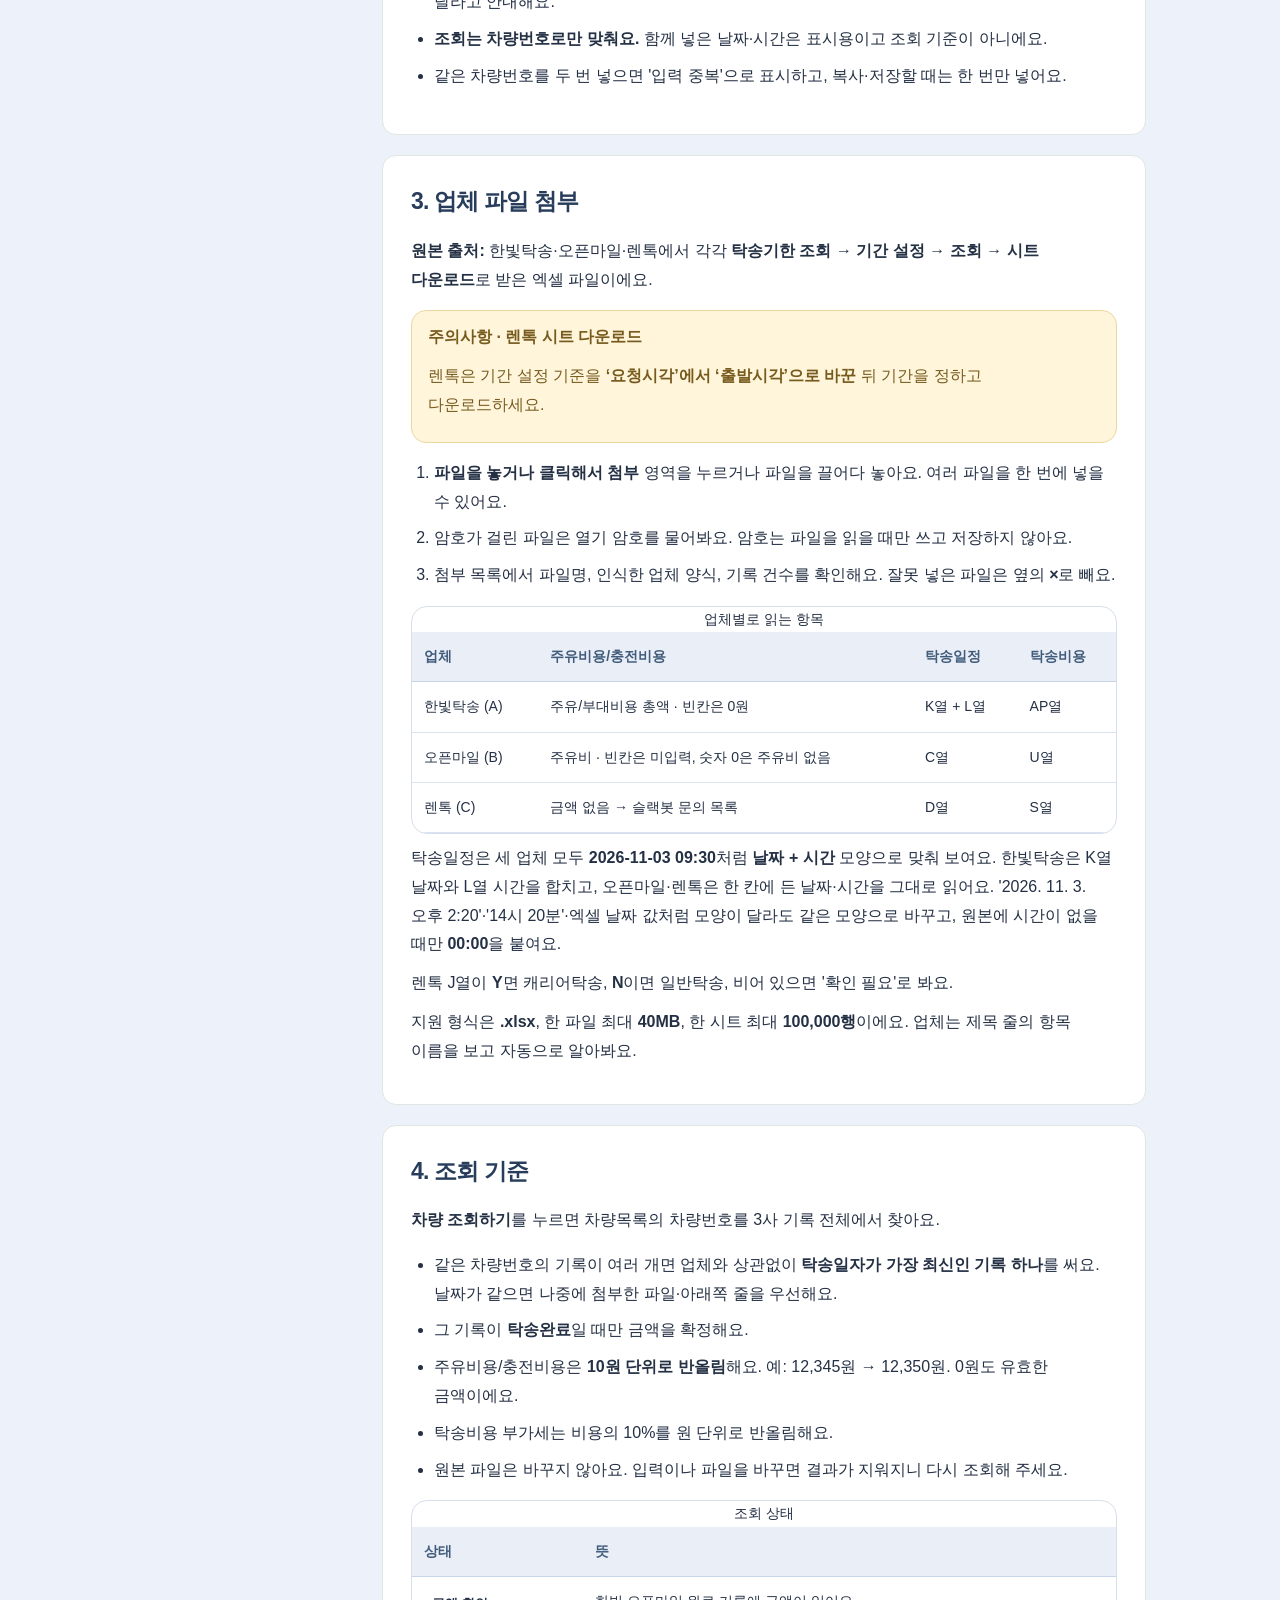
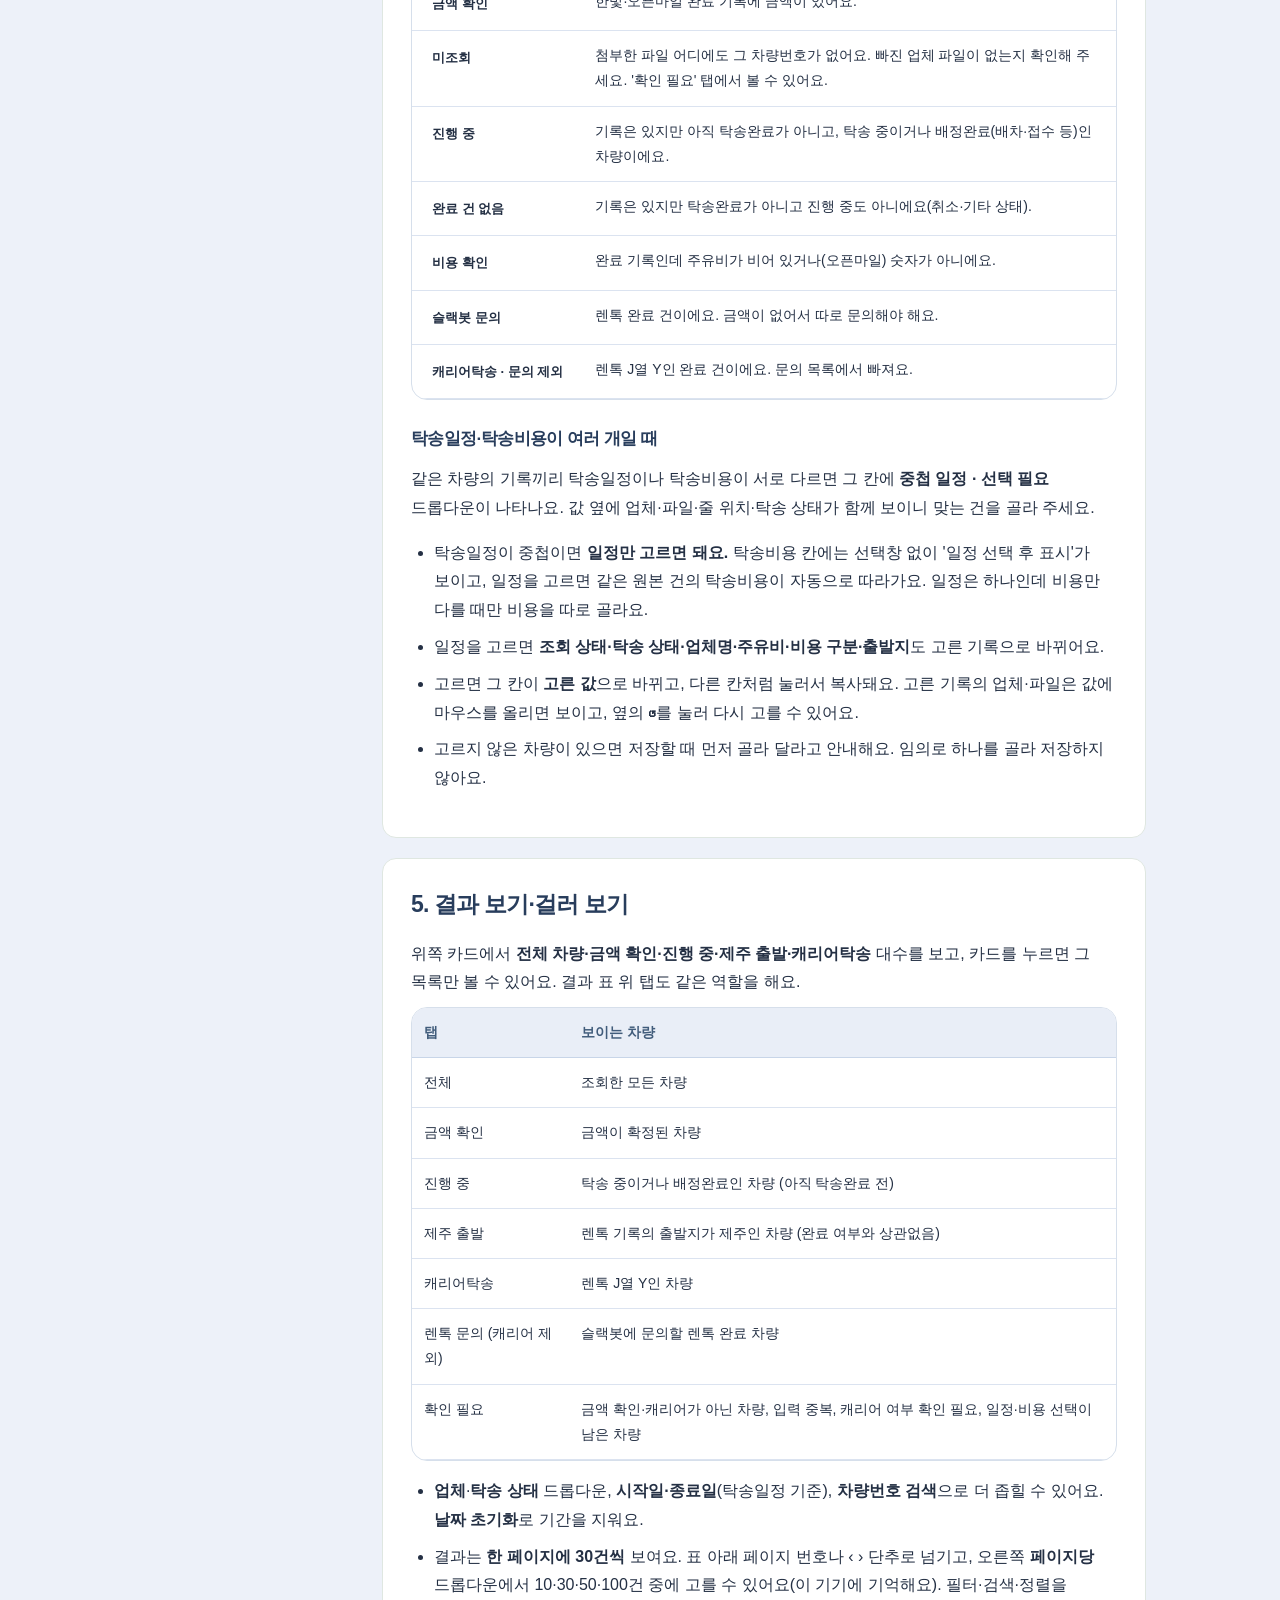
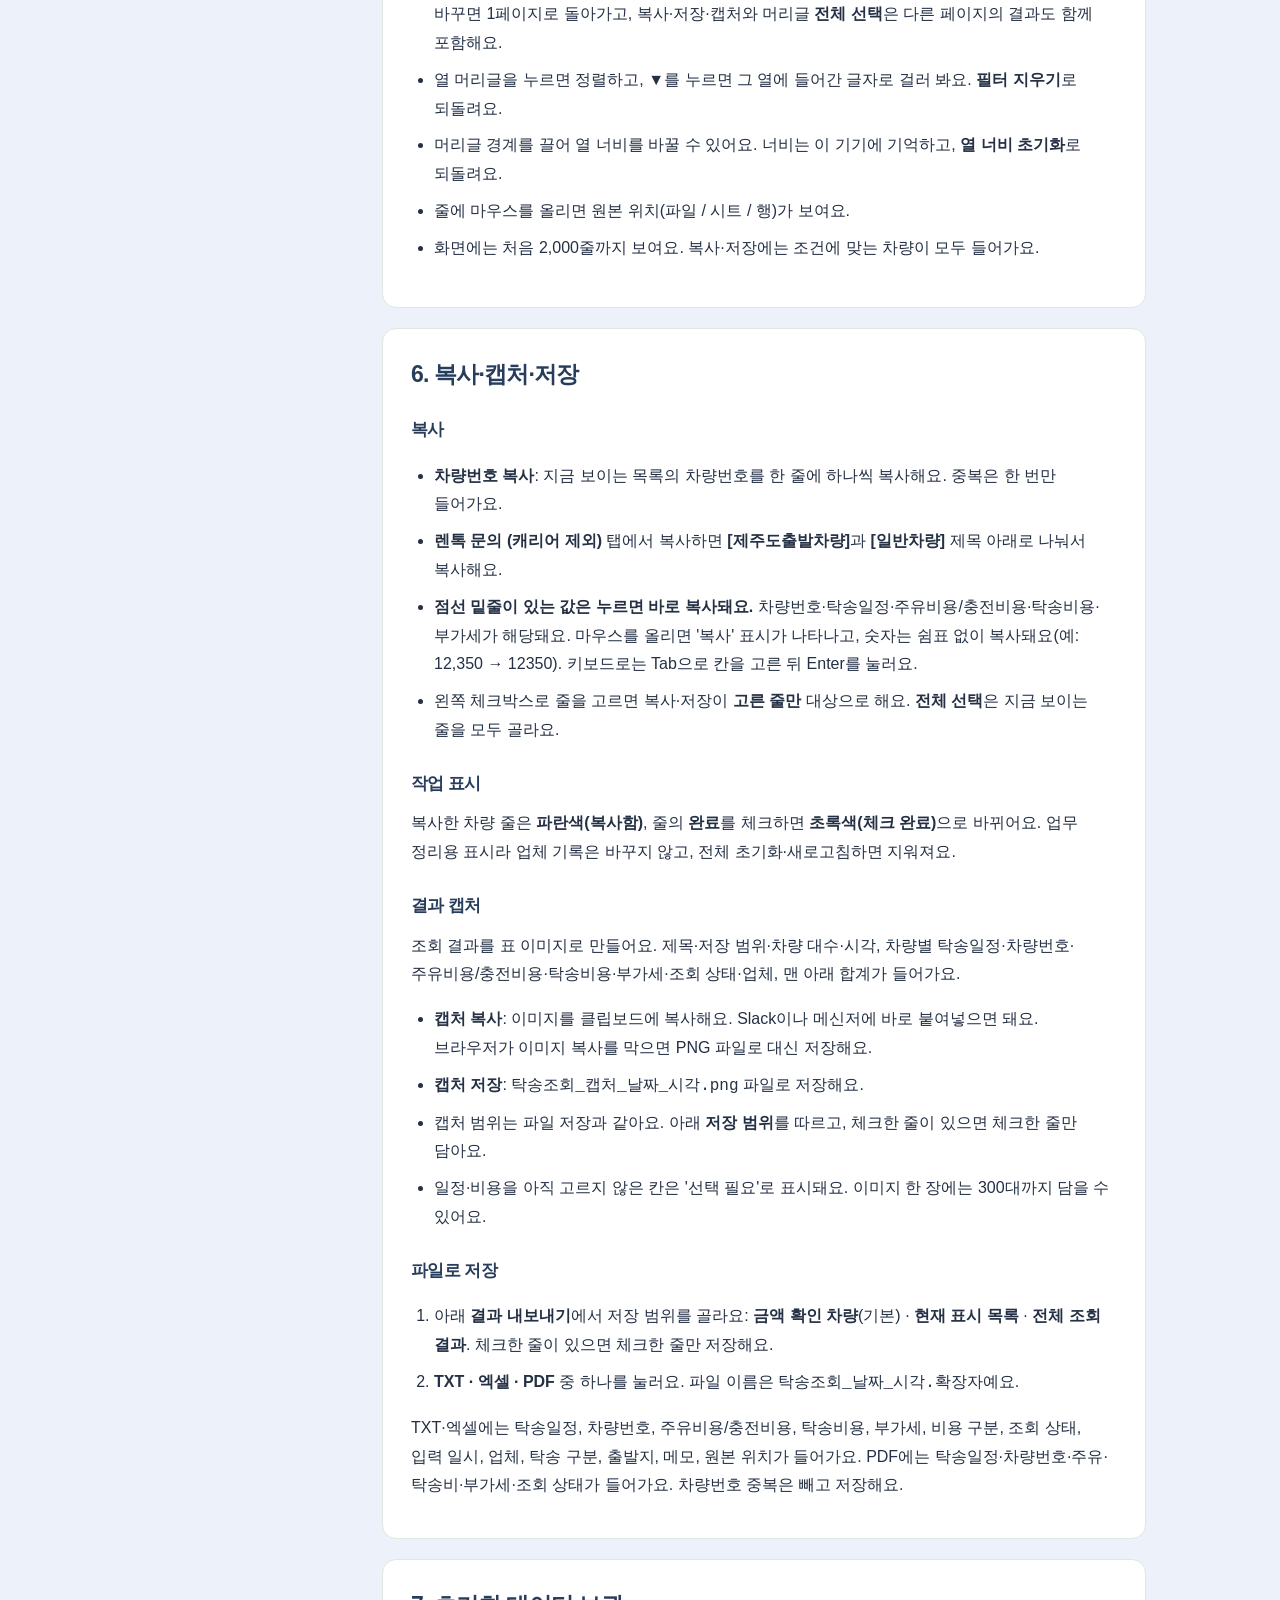
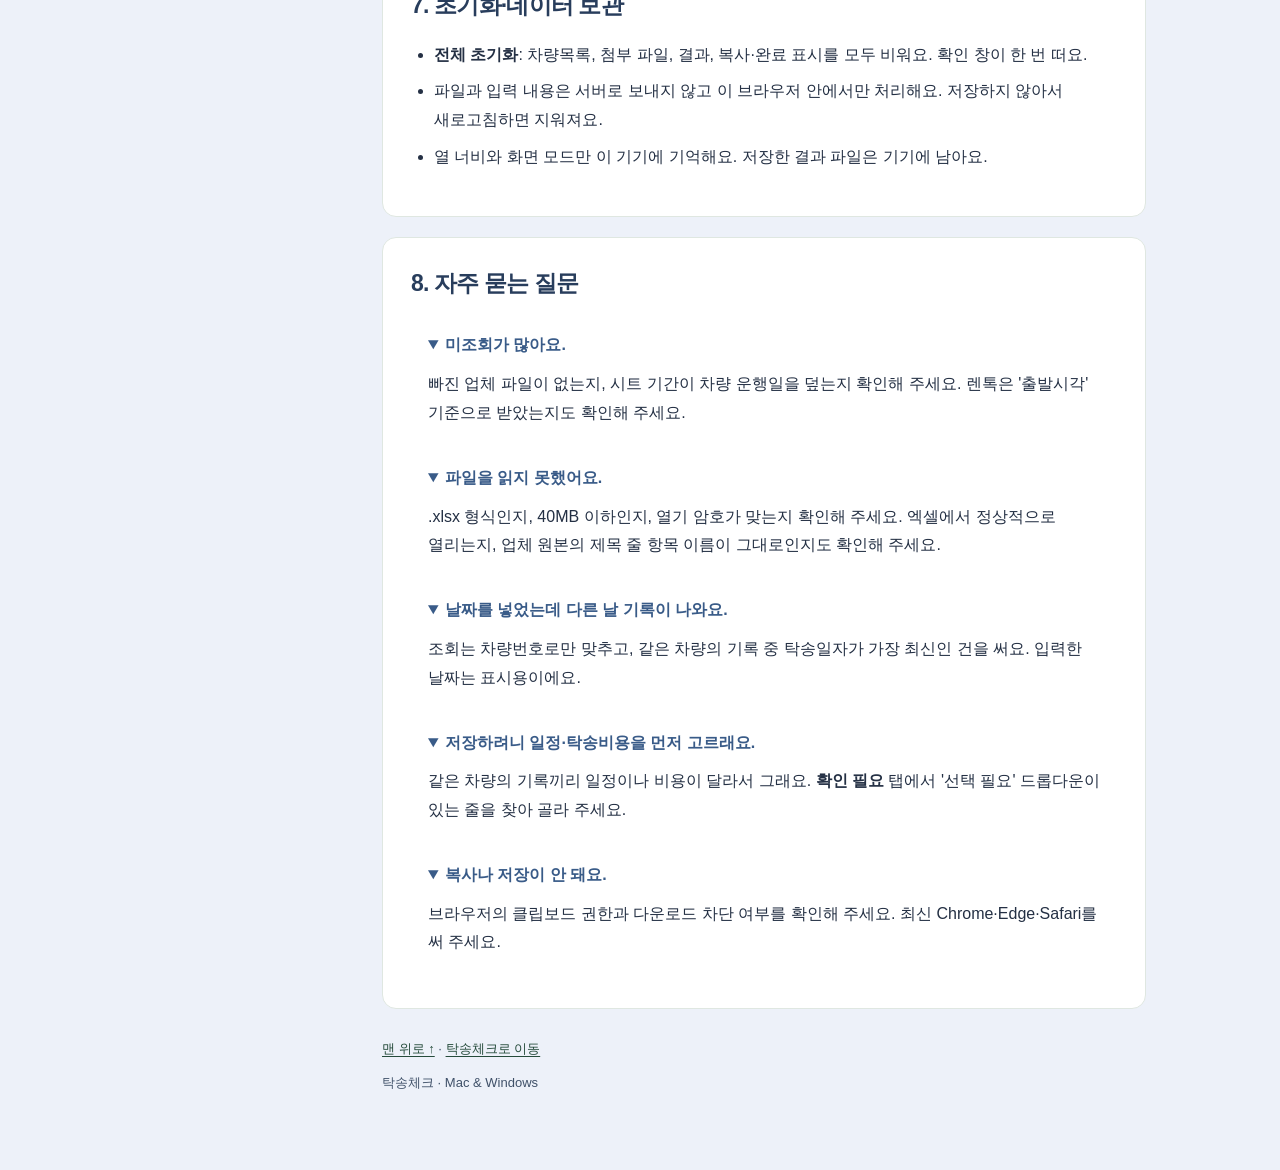
<file: dispatch-guide.html>
<!doctype html>
<html lang="ko">
<head>
<meta charset="utf-8">
<meta name="viewport" content="width=device-width,initial-scale=1">
<meta name="description" content="탁송체크의 차량목록 입력, 업체 엑셀 첨부, 조회 기준, 결과 필터, 복사와 결과 저장 방법을 안내해요.">
<title>탁송체크 · 상세 사용방법</title>
<style>
.source-path{display:grid;grid-template-columns:repeat(2,minmax(0,1fr));gap:16px;margin:18px 0}.source-card{border:1px solid #d4e5da;background:#f9fcfa;border-radius:13px;padding:20px;min-width:0}.source-number{display:inline-block;background:#e4f2e9;color:#205c40;border-radius:6px;padding:3px 9px;font-size:12px;font-weight:800}.source-card h3{font-size:18px;margin:10px 0}.source-card ol{padding-left:21px}.source-card li{font-size:14px;line-height:1.7}.source-result{font-size:13px;font-weight:650;color:#267658}.guide-screenshot{margin:22px 0 12px;border:1px solid #dae6df;border-radius:12px;overflow:hidden}.guide-screenshot img{width:100%;height:auto;display:block}.guide-screenshot figcaption{padding:10px 14px;font-size:13px;background:#f7faf8;color:#536e60}@media(max-width:760px){.source-path{grid-template-columns:1fr}.source-card{padding:16px}}
:root{font-family:-apple-system,BlinkMacSystemFont,"Segoe UI","Malgun Gothic",sans-serif;color:#253e35;background:#f5f7f5;line-height:1.8}*{box-sizing:border-box}body{margin:0}a{color:#254b3b;text-underline-offset:4px}a:hover{text-decoration-thickness:2px}a:focus-visible,summary:focus-visible{outline:3px solid #397956;outline-offset:4px}nav{display:flex;flex-wrap:wrap;gap:12px 24px;padding:14px max(20px,calc((100vw - 1120px)/2));background:#fff;border-bottom:1px solid #dfe7e1;font-size:14px}nav a{text-decoration:none}main{max-width:1120px;margin:auto;padding:44px 24px 64px}.eyebrow{font-size:12px;letter-spacing:2px;color:#60766a}h1{font-size:clamp(28px,5vw,40px);line-height:1.35;letter-spacing:-1px;margin:12px 0 16px}h2{font-size:23px;line-height:1.5;margin:0 0 18px}h3{font-size:17px;margin:24px 0 8px}p{margin:10px 0}header>p{color:#60766a;max-width:740px}.button{display:inline-block;background:#254b3b;color:#fff;border-radius:9px;padding:10px 18px;text-decoration:none;margin:12px 0}.layout{display:grid;grid-template-columns:220px minmax(0,1fr);gap:28px;margin-top:28px}.toc{align-self:start;position:sticky;top:20px;background:#fff;border:1px solid #dfe7e1;border-radius:14px;padding:20px;font-size:14px}.toc strong{display:block;margin-bottom:12px}.toc a{display:block;padding:5px 0;text-decoration:none}.content{min-width:0}section{background:#fff;border:1px solid #dfe7e1;border-radius:14px;padding:28px;margin-bottom:20px;scroll-margin-top:20px}li{margin:8px 0}ol,ul{padding-left:23px}.note{background:#edf5ee;border-left:4px solid #397956;padding:12px 16px;border-radius:5px;margin:16px 0}.review-note{background:#fff4db;border-color:#a66a00}pre{background:#f5f7f5;border:1px solid #e0e8e2;padding:16px;border-radius:9px;overflow:auto;font-size:14px;line-height:1.8}code{font-family:ui-monospace,monospace}.tablewrap{overflow-x:auto}table{border-collapse:collapse;width:100%;font-size:14px}th,td{padding:12px;text-align:left;vertical-align:top;border-bottom:1px solid #e0e8e2}th{background:#f5f7f5;white-space:nowrap}.badge{display:inline-block;font-size:13px;font-weight:650;border-radius:5px;padding:3px 8px;white-space:nowrap}.needs{background:#fff4db;color:#8a5700}.missing{background:#eef1f4;color:#526171}.waiting{background:#e8f2ff;color:#245b9e}details{border-bottom:1px solid #e0e8e2;padding:14px 0}summary{cursor:pointer;font-weight:650}footer{font-size:13px;color:#60766a;margin-top:28px}@media(max-width:760px){main{padding:28px 16px 40px}.layout{grid-template-columns:1fr;gap:20px}.toc{position:static}.toc a{display:inline-block;margin-right:16px}section{padding:22px 18px}th,td{padding:10px 8px}}@media print{nav,.toc,.button{display:none}.layout{display:block}main{max-width:none;padding:0}section{break-inside:avoid;border:0;padding:15px 0}body{background:#fff}details{break-inside:avoid}}
</style>
<link rel="stylesheet" href="./assets/mac-glass.css?v=20261118-4">
<script src="./assets/theme.js?v=20261116-1"></script>
</head>
<body class="mac-ui" data-page="dispatch-guide">
<nav aria-label="기능 이동"><a href="./index.html">← 홈</a><a href="./dispatch.html">탁송체크 열기</a><a href="./dispatch-guide.html" aria-current="page">상세 사용방법</a></nav>
<main id="top">
<header><div class="eyebrow">DISPATCH GUIDE</div><h1>탁송체크 상세 사용방법</h1><p>회사에서 복사한 차량목록과 업체 엑셀을 대조해, 완료 차량의 주유비용/충전비용과 추가 확인이 필요한 차량을 정리해요.</p><a class="button" href="./dispatch.html" target="_blank" rel="noopener">탁송체크 새 탭에서 열기 ↗</a><p>조회 화면에서 안내를 열었다면 기존 탭으로 돌아가 계속 작업하세요.</p></header>
<div class="layout">
<aside class="toc" aria-label="사용방법 목차"><strong>이 페이지의 내용</strong><a href="#quickstart">1. 빠르게 시작하기</a><a href="#input">2. 차량목록 입력</a><a href="#files">3. 업체 파일 첨부</a><a href="#matching">4. 조회 기준</a><a href="#filters">5. 결과 보기·걸러 보기</a><a href="#copy-export">6. 복사·캡처·저장</a><a href="#reset">7. 초기화·데이터 보관</a><a href="#faq">8. 자주 묻는 질문</a></aside>
<div class="content">
<section id="quickstart">
<h2>1. 실제 업무 순서대로 시작하기</h2>
<p><strong>먼저 필요한 원본은 두 가지예요.</strong> ① ‘탁송출발 주유비 미입력’ 스크립트에서 추출한 차량번호 목록, ② 탁송 3사의 ‘탁송기한’ 조회에서 다운로드한 시트예요.</p>
<div class="source-path">
<div class="source-card">
<span class="source-number">1 · 차량목록 만들기</span>
<h3>‘탁송출발 주유비 미입력’ 스크립트</h3>
<ol>
<li>사내 업무 시스템에서 <strong>탁송출발 주유비 미입력</strong> 스크립트를 실행해요.</li>
<li>조회 결과에서 필요한 <strong>차량번호를 추출</strong>하고 복사해요.</li>
<li>WorkTool의 <strong>차량목록 입력</strong>에 붙여넣어요. 날짜·시간이 함께 복사된 경우 그대로 입력할 수 있어요.</li>
</ol>
<p class="source-result">준비 완료: 차량번호 목록이 WorkTool 왼쪽 입력칸에 표시돼요.</p>
</div>
<div class="source-card">
<span class="source-number">2 · 업체파일 준비하기</span>
<h3>탁송 3사 ‘탁송기한’ 조회</h3>
<ol>
<li><strong>한빛탁송 · 오픈마일 · 렌톡</strong> 각 업체의 조회 화면에서 <strong>탁송기한</strong>을 조회해요.</li>
<li>확인할 기간을 설정하고 <strong>조회 → 시트 다운로드</strong>를 진행해요.</li>
<li>다운로드한 <strong>3개 업체 시트(.xlsx)</strong>를 WorkTool의 <strong>업체 파일 첨부</strong> 영역에 넣어요.</li>
<li>첨부 후 파일명, 업체 인식 여부, 기록 건수를 확인해요.</li>
</ol>
<p class="source-result">준비 완료: 조회 대상 기간에 해당하는 3사 시트가 첨부되어 있어요.</p>
</div>
</div>
<div class="note review-note"><strong>렌톡 다운로드 주의</strong><p>렌톡은 시트를 다운로드하기 전에 조회 기준을 <strong>‘요청시각’ → ‘출발시각’</strong>으로 바꾸고 기간을 설정하세요. 세 업체의 시트 기간이 조회할 차량의 운행일과 맞는지도 확인해 주세요.</p></div>
<h3>3. WorkTool에서 조회·확인</h3>
<ol>
<li>차량목록과 업체파일이 모두 준비되면 <strong>차량 조회하기</strong>를 눌러요. 첨부·입력이 바뀌었다면 다시 조회해요.</li>
<li><strong>확인 필요</strong> 탭에서 미조회·진행 중·비용 확인·일정 선택이 남은 차량을 먼저 확인해요.</li>
<li>필요한 차량번호를 복사하거나 저장 범위를 골라 TXT·엑셀·PDF로 저장해요.</li>
</ol>
<figure class="guide-screenshot"><a href="./guide/dispatch-annotated.png" target="_blank" rel="noopener"><img src="./guide/dispatch-annotated.png" alt="탁송체크 실제 화면: ① 차량목록 입력 ② 업체 파일 첨부 ③ 차량 조회하기 ④ 결과 카드 ⑤ 걸러 보기 탭 ⑥ 캡처·저장에 번호와 파란 테두리를 표시한 그림" loading="lazy" width="1366" height="2215"></a><figcaption>가상 업체 파일로 조회한 실제 탁송체크 화면이에요. ① 차량목록 입력 → ② 업체 파일 첨부 → ③ 차량 조회하기 → ④ 결과 카드 → ⑤ 걸러 보기 → ⑥ 캡처·저장 순서로 번호를 붙였어요. 그림을 누르면 크게 볼 수 있고, <a href="./guide/dispatch-screen.png" target="_blank" rel="noopener">설명 없는 원본 화면</a>도 볼 수 있어요. 사내 스크립트와 3사 조회 화면은 넣지 않았어요.</figcaption></figure>
<p><a href="./quick-guide.html#dispatch">그림으로 보는 간단 사용법 ↗</a></p>
</section>
<section id="input"><h2>2. 차량목록 입력</h2><p><strong>원본 출처:</strong> 사내 <strong>‘탁송출발 주유비 미입력’ 스크립트</strong>에서 차량번호를 추출해 복사한 목록이에요. <strong>차량목록 입력</strong> 칸에 그대로 붙여넣어요.</p><p>한 줄에 한 대씩 넣어요. 날짜·시간이 함께 있는 목록도 그대로 붙여넣을 수 있어요.</p><pre aria-label="차량목록 입력 예시">2026-11-03 10:00  123가4567
2026-11-03 11:30  45나6789</pre><p>차량번호만 넣어도 돼요.</p><pre>123가4567
45나6789</pre><ul><li>입력칸 오른쪽 위에 인식한 대수가 보여요. 읽지 못한 줄이나 중복이 있으면 아래에 알려 줘요.</li><li><strong>↳ 빈줄·공백 정리</strong>를 누르면 인식한 목록만 깔끔하게 정리해요. 읽지 못한 줄이 있으면 먼저 고쳐 달라고 안내해요.</li><li><strong>조회는 차량번호로만 맞춰요.</strong> 함께 넣은 날짜·시간은 표시용이고 조회 기준이 아니에요.</li><li>같은 차량번호를 두 번 넣으면 '입력 중복'으로 표시하고, 복사·저장할 때는 한 번만 넣어요.</li></ul></section>
<section id="files"><h2>3. 업체 파일 첨부</h2><p><strong>원본 출처:</strong> 한빛탁송·오픈마일·렌톡에서 각각 <strong>탁송기한 조회 → 기간 설정 → 조회 → 시트 다운로드</strong>로 받은 엑셀 파일이에요.</p><div class="note review-note"><strong>주의사항 · 렌톡 시트 다운로드</strong><p>렌톡은 기간 설정 기준을 <strong>‘요청시각’에서 ‘출발시각’으로 바꾼</strong> 뒤 기간을 정하고 다운로드하세요.</p></div><ol><li><strong>파일을 놓거나 클릭해서 첨부</strong> 영역을 누르거나 파일을 끌어다 놓아요. 여러 파일을 한 번에 넣을 수 있어요.</li><li>암호가 걸린 파일은 열기 암호를 물어봐요. 암호는 파일을 읽을 때만 쓰고 저장하지 않아요.</li><li>첨부 목록에서 파일명, 인식한 업체 양식, 기록 건수를 확인해요. 잘못 넣은 파일은 옆의 <strong>×</strong>로 빼요.</li></ol><div class="tablewrap"><table><caption>업체별로 읽는 항목</caption><thead><tr><th scope="col">업체</th><th scope="col">주유비용/충전비용</th><th scope="col">탁송일정</th><th scope="col">탁송비용</th></tr></thead><tbody><tr><td>한빛탁송 (A)</td><td>주유/부대비용 총액 · 빈칸은 0원</td><td>K열 + L열</td><td>AP열</td></tr><tr><td>오픈마일 (B)</td><td>주유비 · 빈칸은 미입력, 숫자 0은 주유비 없음</td><td>C열</td><td>U열</td></tr><tr><td>렌톡 (C)</td><td>금액 없음 → 슬랙봇 문의 목록</td><td>D열</td><td>S열</td></tr></tbody></table></div><p>탁송일정은 세 업체 모두 <strong>2026-11-03 09:30</strong>처럼 <strong>날짜 + 시간</strong> 모양으로 맞춰 보여요. 한빛탁송은 K열 날짜와 L열 시간을 합치고, 오픈마일·렌톡은 한 칸에 든 날짜·시간을 그대로 읽어요. '2026. 11. 3. 오후 2:20'·'14시 20분'·엑셀 날짜 값처럼 모양이 달라도 같은 모양으로 바꾸고, 원본에 시간이 없을 때만 <strong>00:00</strong>을 붙여요.</p><p>렌톡 J열이 <strong>Y</strong>면 캐리어탁송, <strong>N</strong>이면 일반탁송, 비어 있으면 '확인 필요'로 봐요.</p><p>지원 형식은 <strong>.xlsx</strong>, 한 파일 최대 <strong>40MB</strong>, 한 시트 최대 <strong>100,000행</strong>이에요. 업체는 제목 줄의 항목 이름을 보고 자동으로 알아봐요.</p></section>
<section id="matching"><h2>4. 조회 기준</h2><p><strong>차량 조회하기</strong>를 누르면 차량목록의 차량번호를 3사 기록 전체에서 찾아요.</p><ul><li>같은 차량번호의 기록이 여러 개면 업체와 상관없이 <strong>탁송일자가 가장 최신인 기록 하나</strong>를 써요. 날짜가 같으면 나중에 첨부한 파일·아래쪽 줄을 우선해요.</li><li>그 기록이 <strong>탁송완료</strong>일 때만 금액을 확정해요.</li><li>주유비용/충전비용은 <strong>10원 단위로 반올림</strong>해요. 예: 12,345원 → 12,350원. 0원도 유효한 금액이에요.</li><li>탁송비용 부가세는 비용의 10%를 원 단위로 반올림해요.</li><li>원본 파일은 바꾸지 않아요. 입력이나 파일을 바꾸면 결과가 지워지니 다시 조회해 주세요.</li></ul><div class="tablewrap"><table><caption>조회 상태</caption><thead><tr><th scope="col">상태</th><th scope="col">뜻</th></tr></thead><tbody><tr><td><span class="badge">금액 확인</span></td><td>한빛·오픈마일 완료 기록에 금액이 있어요.</td></tr><tr><td><span class="badge">미조회</span></td><td>첨부한 파일 어디에도 그 차량번호가 없어요. 빠진 업체 파일이 없는지 확인해 주세요. '확인 필요' 탭에서 볼 수 있어요.</td></tr><tr><td><span class="badge">진행 중</span></td><td>기록은 있지만 아직 탁송완료가 아니고, 탁송 중이거나 배정완료(배차·접수 등)인 차량이에요.</td></tr><tr><td><span class="badge">완료 건 없음</span></td><td>기록은 있지만 탁송완료가 아니고 진행 중도 아니에요(취소·기타 상태).</td></tr><tr><td><span class="badge">비용 확인</span></td><td>완료 기록인데 주유비가 비어 있거나(오픈마일) 숫자가 아니에요.</td></tr><tr><td><span class="badge">슬랙봇 문의</span></td><td>렌톡 완료 건이에요. 금액이 없어서 따로 문의해야 해요.</td></tr><tr><td><span class="badge">캐리어탁송 · 문의 제외</span></td><td>렌톡 J열 Y인 완료 건이에요. 문의 목록에서 빠져요.</td></tr></tbody></table></div><h3>탁송일정·탁송비용이 여러 개일 때</h3><p>같은 차량의 기록끼리 탁송일정이나 탁송비용이 서로 다르면 그 칸에 <strong>중첩 일정 · 선택 필요</strong> 드롭다운이 나타나요. 값 옆에 업체·파일·줄 위치·탁송 상태가 함께 보이니 맞는 건을 골라 주세요.</p><ul><li>탁송일정이 중첩이면 <strong>일정만 고르면 돼요.</strong> 탁송비용 칸에는 선택창 없이 '일정 선택 후 표시'가 보이고, 일정을 고르면 같은 원본 건의 탁송비용이 자동으로 따라가요. 일정은 하나인데 비용만 다를 때만 비용을 따로 골라요.</li><li>일정을 고르면 <strong>조회 상태·탁송 상태·업체명·주유비·비용 구분·출발지</strong>도 고른 기록으로 바뀌어요.</li><li>고르면 그 칸이 <strong>고른 값</strong>으로 바뀌고, 다른 칸처럼 눌러서 복사돼요. 고른 기록의 업체·파일은 값에 마우스를 올리면 보이고, 옆의 <strong>↺</strong>를 눌러 다시 고를 수 있어요.</li><li>고르지 않은 차량이 있으면 저장할 때 먼저 골라 달라고 안내해요. 임의로 하나를 골라 저장하지 않아요.</li></ul></section>
<section id="filters"><h2>5. 결과 보기·걸러 보기</h2><p>위쪽 카드에서 <strong>전체 차량·금액 확인·진행 중·제주 출발·캐리어탁송</strong> 대수를 보고, 카드를 누르면 그 목록만 볼 수 있어요. 결과 표 위 탭도 같은 역할을 해요.</p><div class="tablewrap"><table><thead><tr><th scope="col">탭</th><th scope="col">보이는 차량</th></tr></thead><tbody><tr><td>전체</td><td>조회한 모든 차량</td></tr><tr><td>금액 확인</td><td>금액이 확정된 차량</td></tr><tr><td>진행 중</td><td>탁송 중이거나 배정완료인 차량 (아직 탁송완료 전)</td></tr><tr><td>제주 출발</td><td>렌톡 기록의 출발지가 제주인 차량 (완료 여부와 상관없음)</td></tr><tr><td>캐리어탁송</td><td>렌톡 J열 Y인 차량</td></tr><tr><td>렌톡 문의 (캐리어 제외)</td><td>슬랙봇에 문의할 렌톡 완료 차량</td></tr><tr><td>확인 필요</td><td>금액 확인·캐리어가 아닌 차량, 입력 중복, 캐리어 여부 확인 필요, 일정·비용 선택이 남은 차량</td></tr></tbody></table></div><ul><li><strong>업체</strong>·<strong>탁송 상태</strong> 드롭다운, <strong>시작일·종료일</strong>(탁송일정 기준), <strong>차량번호 검색</strong>으로 더 좁힐 수 있어요. <strong>날짜 초기화</strong>로 기간을 지워요.</li><li>결과는 <strong>한 페이지에 30건씩</strong> 보여요. 표 아래 페이지 번호나 ‹ › 단추로 넘기고, 오른쪽 <strong>페이지당</strong> 드롭다운에서 10·30·50·100건 중에 고를 수 있어요(이 기기에 기억해요). 필터·검색·정렬을 바꾸면 1페이지로 돌아가고, 복사·저장·캡처와 머리글 <strong>전체 선택</strong>은 다른 페이지의 결과도 함께 포함해요.</li><li>열 머리글을 누르면 정렬하고, ▼를 누르면 그 열에 들어간 글자로 걸러 봐요. <strong>필터 지우기</strong>로 되돌려요.</li><li>머리글 경계를 끌어 열 너비를 바꿀 수 있어요. 너비는 이 기기에 기억하고, <strong>열 너비 초기화</strong>로 되돌려요.</li><li>줄에 마우스를 올리면 원본 위치(파일 / 시트 / 행)가 보여요.</li><li>화면에는 처음 2,000줄까지 보여요. 복사·저장에는 조건에 맞는 차량이 모두 들어가요.</li></ul></section>
<section id="copy-export"><h2>6. 복사·캡처·저장</h2><h3>복사</h3><ul><li><strong>차량번호 복사</strong>: 지금 보이는 목록의 차량번호를 한 줄에 하나씩 복사해요. 중복은 한 번만 들어가요.</li><li><strong>렌톡 문의 (캐리어 제외)</strong> 탭에서 복사하면 <strong>[제주도출발차량]</strong>과 <strong>[일반차량]</strong> 제목 아래로 나눠서 복사해요.</li><li><strong>점선 밑줄이 있는 값은 누르면 바로 복사돼요.</strong> 차량번호·탁송일정·주유비용/충전비용·탁송비용·부가세가 해당돼요. 마우스를 올리면 '복사' 표시가 나타나고, 숫자는 쉼표 없이 복사돼요(예: 12,350 → 12350). 키보드로는 Tab으로 칸을 고른 뒤 Enter를 눌러요.</li><li>왼쪽 체크박스로 줄을 고르면 복사·저장이 <strong>고른 줄만</strong> 대상으로 해요. <strong>전체 선택</strong>은 지금 보이는 줄을 모두 골라요.</li></ul><h3>작업 표시</h3><p>복사한 차량 줄은 <strong>파란색(복사함)</strong>, 줄의 <strong>완료</strong>를 체크하면 <strong>초록색(체크 완료)</strong>으로 바뀌어요. 업무 정리용 표시라 업체 기록은 바꾸지 않고, 전체 초기화·새로고침하면 지워져요.</p><h3>결과 캡처</h3><p>조회 결과를 표 이미지로 만들어요. 제목·저장 범위·차량 대수·시각, 차량별 탁송일정·차량번호·주유비용/충전비용·탁송비용·부가세·조회 상태·업체, 맨 아래 합계가 들어가요.</p><ul><li><strong>캡처 복사</strong>: 이미지를 클립보드에 복사해요. Slack이나 메신저에 바로 붙여넣으면 돼요. 브라우저가 이미지 복사를 막으면 PNG 파일로 대신 저장해요.</li><li><strong>캡처 저장</strong>: <code>탁송조회_캡처_날짜_시각.png</code> 파일로 저장해요.</li><li>캡처 범위는 파일 저장과 같아요. 아래 <strong>저장 범위</strong>를 따르고, 체크한 줄이 있으면 체크한 줄만 담아요.</li><li>일정·비용을 아직 고르지 않은 칸은 '선택 필요'로 표시돼요. 이미지 한 장에는 300대까지 담을 수 있어요.</li></ul><h3>파일로 저장</h3><ol><li>아래 <strong>결과 내보내기</strong>에서 저장 범위를 골라요: <strong>금액 확인 차량</strong>(기본) · <strong>현재 표시 목록</strong> · <strong>전체 조회 결과</strong>. 체크한 줄이 있으면 체크한 줄만 저장해요.</li><li><strong>TXT · 엑셀 · PDF</strong> 중 하나를 눌러요. 파일 이름은 <code>탁송조회_날짜_시각.확장자</code>예요.</li></ol><p>TXT·엑셀에는 탁송일정, 차량번호, 주유비용/충전비용, 탁송비용, 부가세, 비용 구분, 조회 상태, 입력 일시, 업체, 탁송 구분, 출발지, 메모, 원본 위치가 들어가요. PDF에는 탁송일정·차량번호·주유·탁송비·부가세·조회 상태가 들어가요. 차량번호 중복은 빼고 저장해요.</p></section>
<section id="reset"><h2>7. 초기화·데이터 보관</h2><ul><li><strong>전체 초기화</strong>: 차량목록, 첨부 파일, 결과, 복사·완료 표시를 모두 비워요. 확인 창이 한 번 떠요.</li><li>파일과 입력 내용은 서버로 보내지 않고 이 브라우저 안에서만 처리해요. 저장하지 않아서 새로고침하면 지워져요.</li><li>열 너비와 화면 모드만 이 기기에 기억해요. 저장한 결과 파일은 기기에 남아요.</li></ul></section>
<section id="faq"><h2>8. 자주 묻는 질문</h2><details open><summary>미조회가 많아요.</summary><p>빠진 업체 파일이 없는지, 시트 기간이 차량 운행일을 덮는지 확인해 주세요. 렌톡은 '출발시각' 기준으로 받았는지도 확인해 주세요.</p></details><details open><summary>파일을 읽지 못했어요.</summary><p>.xlsx 형식인지, 40MB 이하인지, 열기 암호가 맞는지 확인해 주세요. 엑셀에서 정상적으로 열리는지, 업체 원본의 제목 줄 항목 이름이 그대로인지도 확인해 주세요.</p></details><details open><summary>날짜를 넣었는데 다른 날 기록이 나와요.</summary><p>조회는 차량번호로만 맞추고, 같은 차량의 기록 중 탁송일자가 가장 최신인 건을 써요. 입력한 날짜는 표시용이에요.</p></details><details open><summary>저장하려니 일정·탁송비용을 먼저 고르래요.</summary><p>같은 차량의 기록끼리 일정이나 비용이 달라서 그래요. <strong>확인 필요</strong> 탭에서 '선택 필요' 드롭다운이 있는 줄을 찾아 골라 주세요.</p></details><details open><summary>복사나 저장이 안 돼요.</summary><p>브라우저의 클립보드 권한과 다운로드 차단 여부를 확인해 주세요. 최신 Chrome·Edge·Safari를 써 주세요.</p></details></section>
<footer><a href="#top">맨 위로 ↑</a> · <a href="./dispatch.html">탁송체크로 이동</a><p>탁송체크 · Mac & Windows</p></footer>
</div></div></main></body></html>
</file>
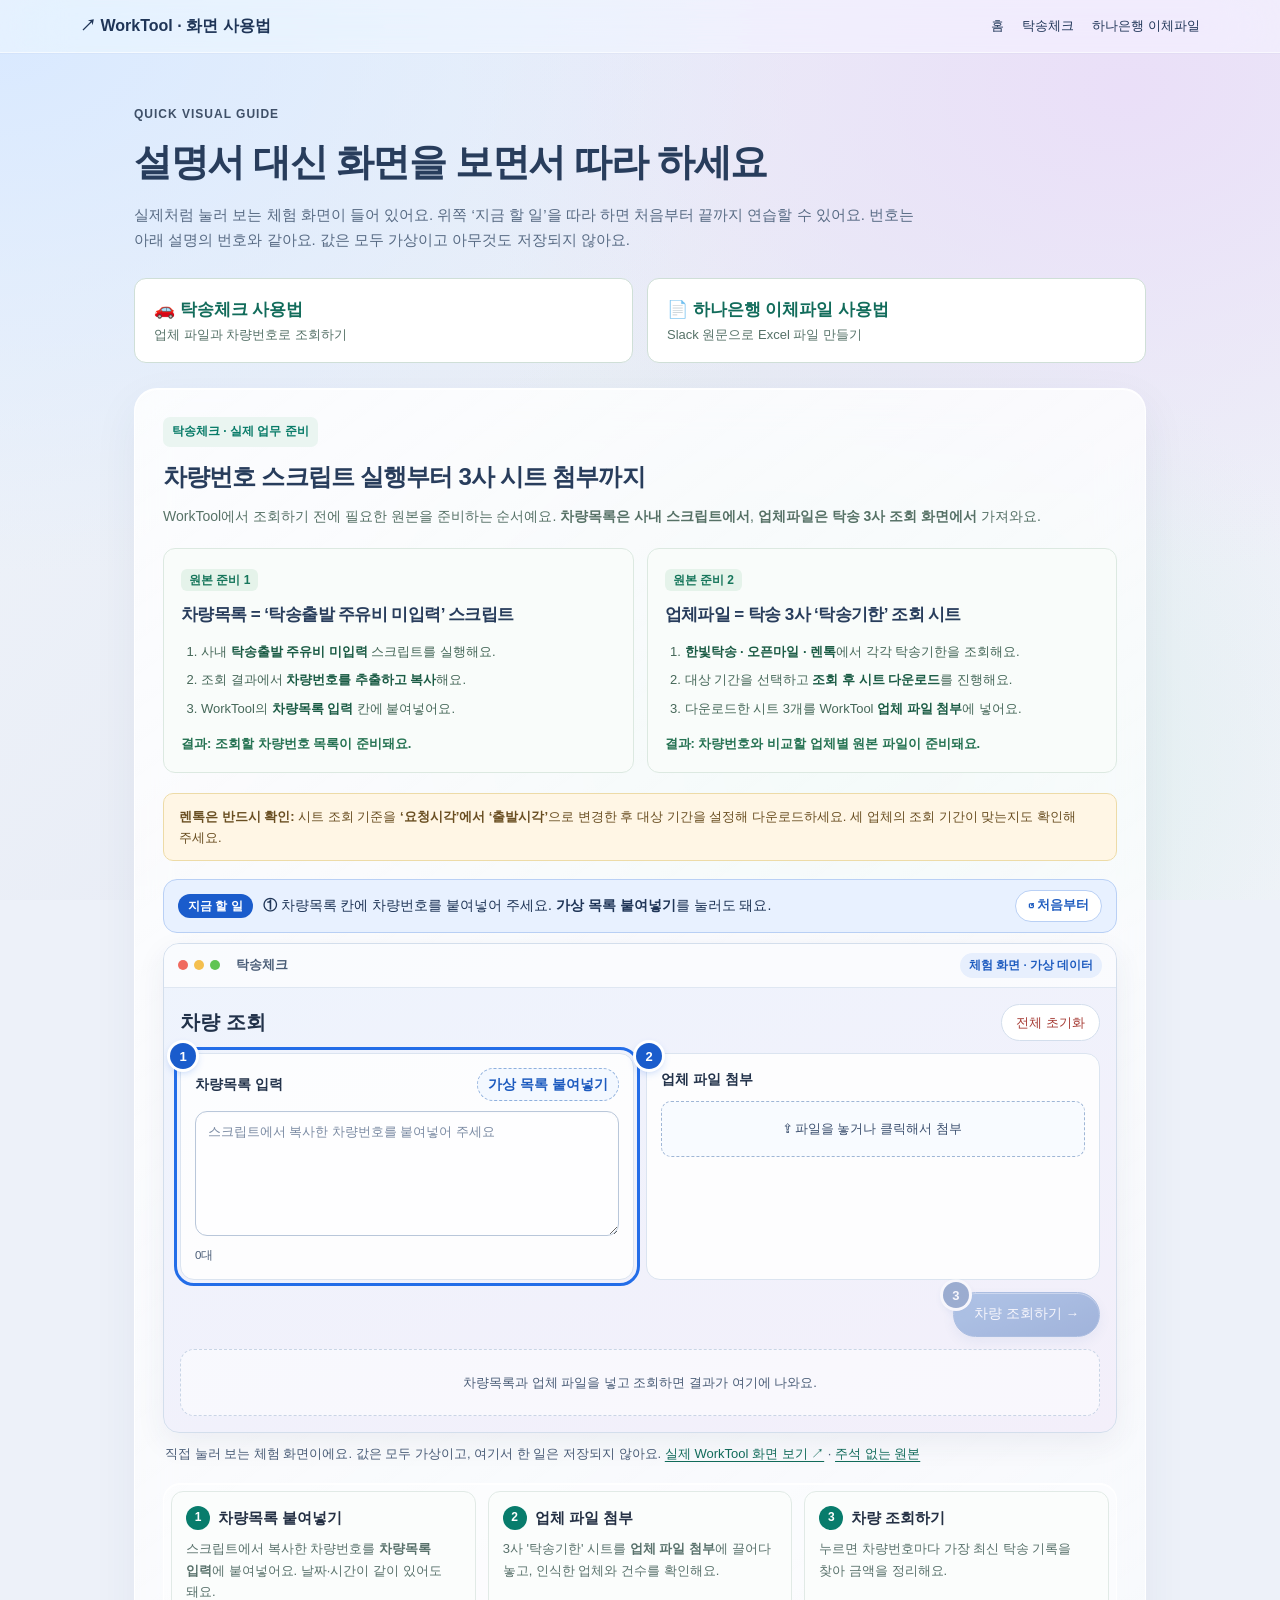
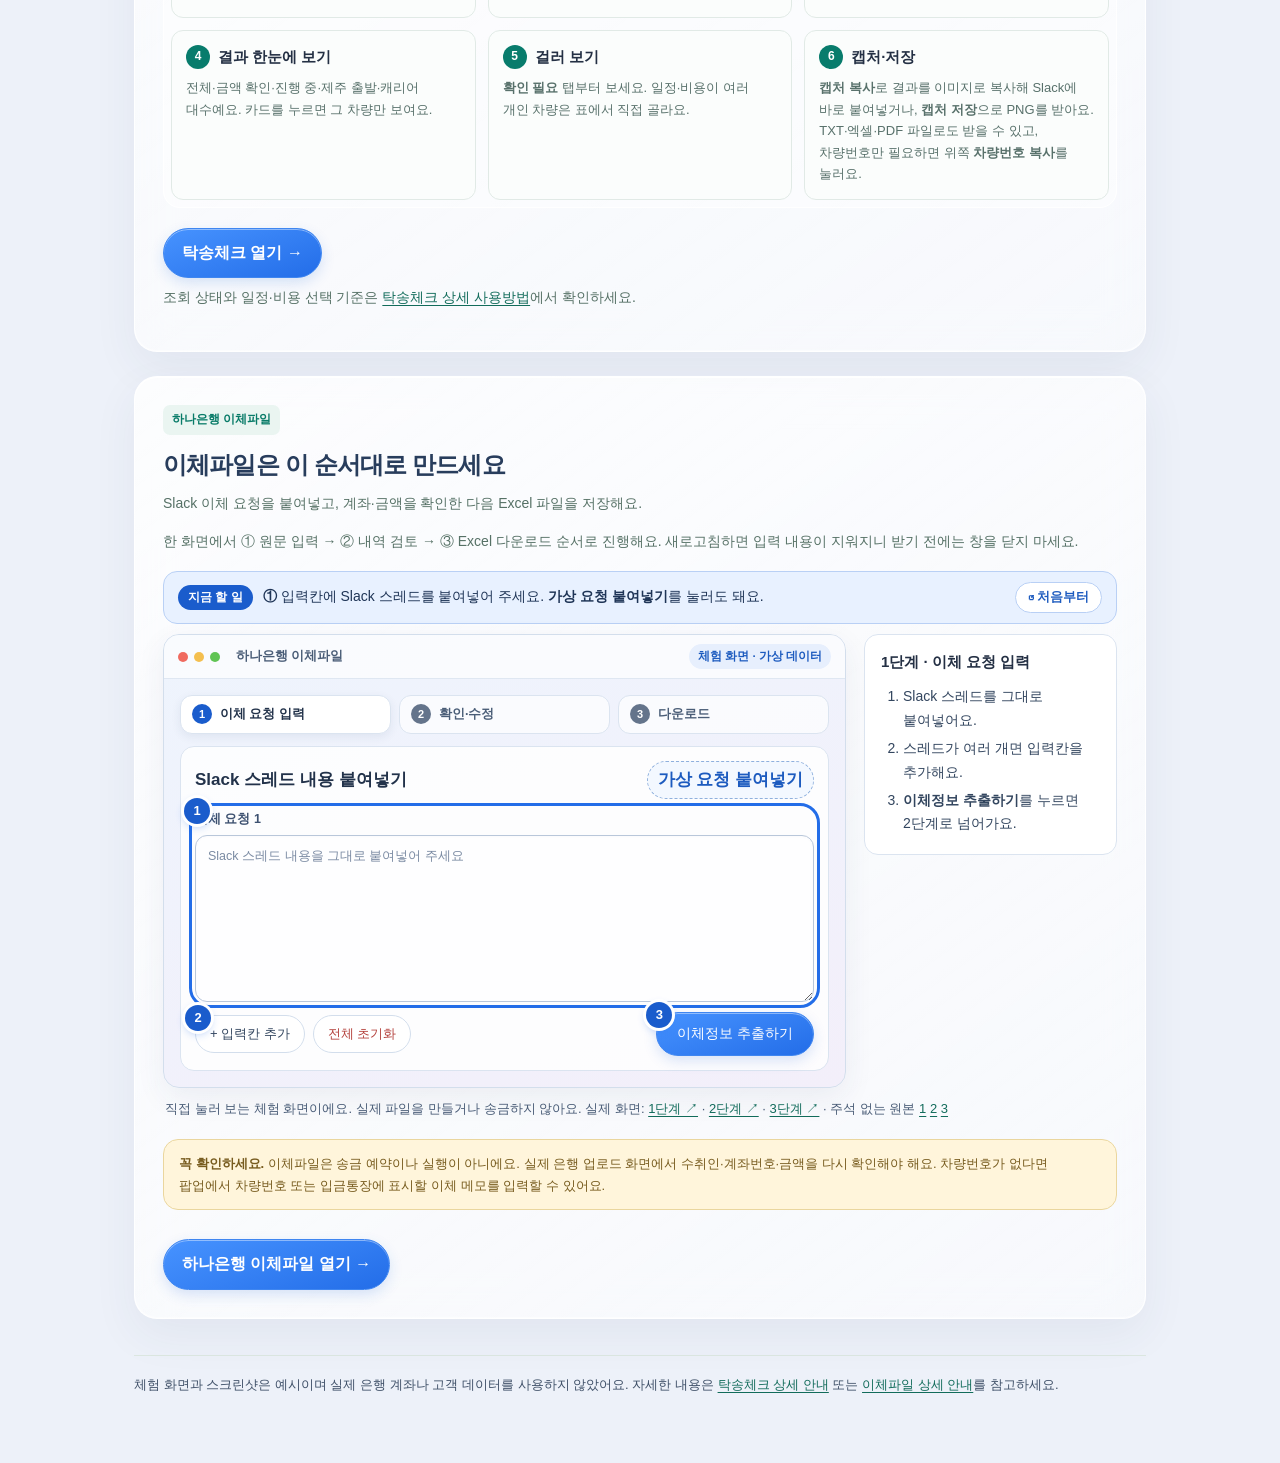
<file: guide.html>
<!doctype html>
<html lang="ko">
<head>
<meta charset="utf-8">
<meta name="viewport" content="width=device-width,initial-scale=1">
<title>그림 사용법 · WorkTool</title><link rel="icon" href="./assets/favicon.ico" sizes="any"><link rel="icon" href="./assets/icon.svg" type="image/svg+xml"><link rel="apple-touch-icon" href="./assets/apple-touch-icon.png"><link rel="manifest" href="./manifest.webmanifest">
<meta http-equiv="refresh" content="0; url=./quick-guide.html">
<link rel="canonical" href="./quick-guide.html">
<script>location.replace('./quick-guide.html');</script>
</head>
<body>
<p>사용 설명서는 그림 사용법으로 합쳐졌어요. <a href="./quick-guide.html">그림 사용법 열기</a></p>
</body></html>
</file>
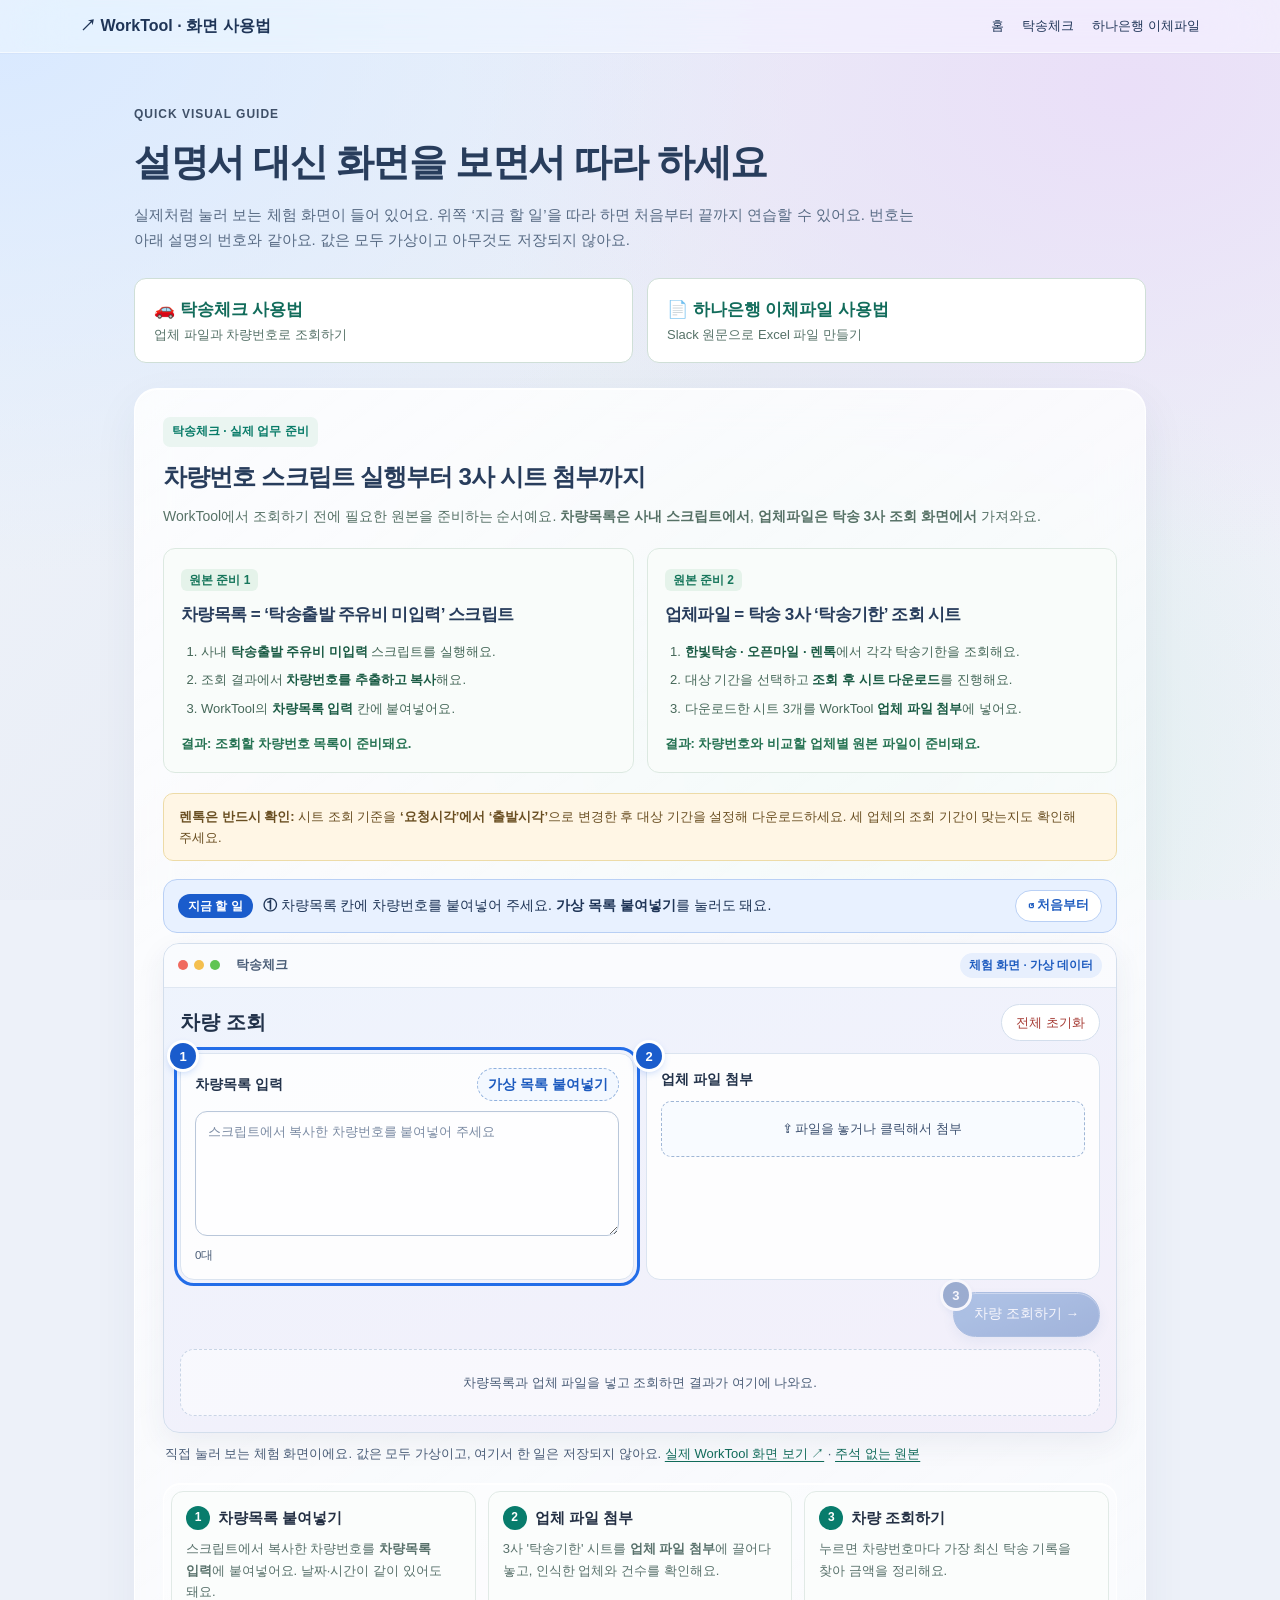
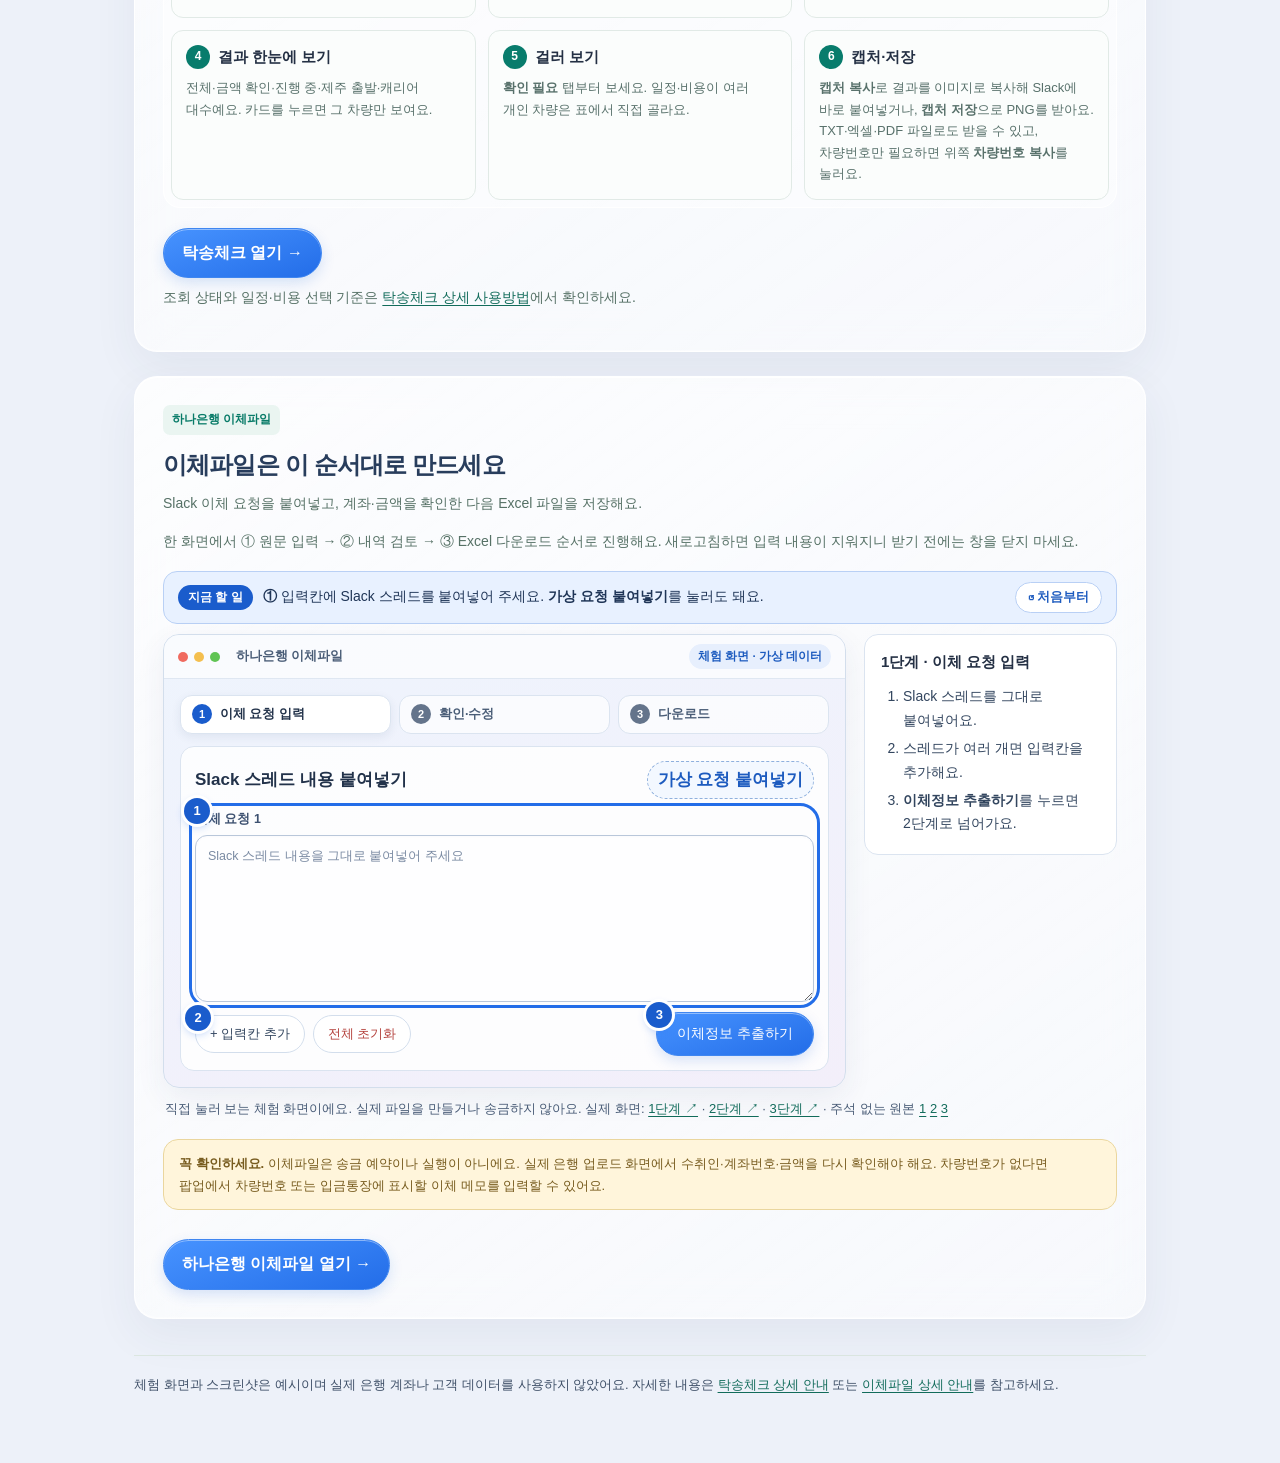
<file: quick-guide.html>
<!doctype html>
<html lang="ko">
<head>
<meta charset="utf-8">
<meta name="viewport" content="width=device-width,initial-scale=1">
<meta name="description" content="탁송체크와 하나은행 이체파일을 직접 눌러 보며 배우는 WorkTool 간단 사용법">
<title>그림으로 따라 하는 WorkTool 사용법</title>
<style>
:root{font-family:-apple-system,BlinkMacSystemFont,"Segoe UI","Malgun Gothic",sans-serif;color:#203c35;background:#f4f7f6;line-height:1.65}
*{box-sizing:border-box}
body{margin:0}
a{color:#126c5b;text-underline-offset:3px}
.top{display:flex;align-items:center;gap:18px;flex-wrap:wrap;padding:13px max(20px,calc((100vw - 1120px)/2));background:#1e4138;color:#fff}
.top strong{margin-right:auto;white-space:nowrap}
.top a{color:#fff;font-size:13px;text-decoration:none}
main{max-width:1120px;padding:36px 20px 64px;margin:0 auto}
h1{font-size:clamp(27px,4vw,38px);letter-spacing:-1px;line-height:1.35;margin:8px 0 13px}
h2{margin:0;font-size:24px}
.intro{max-width:780px;color:#59736a;font-size:15px}
.eyebrow{font-size:12px;font-weight:800;letter-spacing:1px;color:#17816e}
.choose{display:grid;grid-template-columns:repeat(2,minmax(0,1fr));gap:14px;margin:25px 0}
.choose a{border:1px solid #cfdfd7;background:#fff;border-radius:12px;padding:17px 19px;text-decoration:none;font-size:17px;font-weight:800}
.choose a span{display:block;font-weight:400;font-size:13px;color:#567268}
.choose a:hover,.choose a:focus-visible{border-color:#168c73;background:#f6fffc;outline-offset:3px}
section.guide{background:#fff;border:1px solid #dce7e1;border-radius:18px;padding:26px;margin:24px 0;scroll-margin-top:18px}
.kicker{display:inline-block;color:#087b68;background:#eaf5f1;border-radius:7px;font-size:12px;font-weight:800;padding:5px 9px;margin-bottom:10px}
.section-description{font-size:14px;color:#567166;margin-top:8px}
.figure-card{margin-top:18px;border:1px solid #dce6e2;border-radius:13px;overflow:hidden;background:#f9fcfb}
.figure-card figure{margin:0}
.figure-card img{display:block;width:100%;height:auto;background:#f3f7f5}
.figure-card figcaption{display:flex;justify-content:space-between;align-items:center;gap:12px;flex-wrap:wrap;padding:11px 15px;font-size:13px;color:#49655b}
.figure-card a{font-weight:750}
.steps{counter-reset:quick;list-style:none;margin:18px 0 4px;padding:0;display:grid;grid-template-columns:repeat(3,minmax(0,1fr));gap:12px}
.steps li{border:1px solid #e1eae6;border-radius:12px;padding:14px;background:#fbfdfc}
.steps>li>strong{display:flex;align-items:center;gap:8px;font-size:15px}
.steps>li>strong:before{counter-increment:quick;content:counter(quick);display:grid;place-items:center;background:#087c6c;color:white;width:24px;height:24px;flex:none;border-radius:50%;font-size:12px}
.steps p{margin:8px 0 0;color:#58716b;font-size:13px}
.screen-grid{display:grid;grid-template-columns:1fr;gap:18px;margin-top:18px}
.screen-grid .figure-card{margin-top:0}
.screen-grid .figure-card img{width:100%;height:auto;aspect-ratio:auto;object-fit:contain}
.screen-grid .figure-card figcaption{min-height:58px;align-content:start;display:block;line-height:1.7}
.screen-grid .figure-card figcaption strong{display:block;color:#243e36}
.screen-grid .figure-card figcaption a{white-space:nowrap}
.go{display:inline-block;text-decoration:none;background:#0b7e6a;color:#fff;font-weight:800;padding:11px 18px;border-radius:9px;margin-top:16px}
.note{font-size:13px;border:1px solid #f0e0b4;background:#fff8e8;border-radius:10px;padding:13px 15px;margin-top:20px;color:#785a27}
footer{border-top:1px solid #dce7e1;margin-top:36px;padding-top:18px;font-size:13px;color:#658077}
.dispatch-sources{display:grid;grid-template-columns:repeat(2,minmax(0,1fr));gap:13px;margin:20px 0}.source-block{border:1px solid #dce9e1;border-radius:12px;background:#f9fcfa;padding:17px;min-width:0}.source-block h3{font-size:17px;line-height:1.5;margin:10px 0 12px}.source-block ol{padding-left:20px;font-size:13px;color:#466859}.source-block li{margin-bottom:7px}.source-step{font-size:12px;font-weight:800;color:#16765b;background:#e5f3ea;border-radius:6px;padding:4px 8px}.source-outcome{margin:14px 0 0;color:#267353;font-size:13px;font-weight:750}.source-alert{padding:12px 15px;background:#fff6e5;border:1px solid #eddba7;border-radius:10px;color:#694e21;font-size:13px;line-height:1.65}.source-block strong{color:#1a5b44}@media(max-width:760px){.dispatch-sources{grid-template-columns:1fr}main{padding:25px 14px 45px}.top{padding:13px 18px;gap:12px}.choose,.steps,.screen-grid{grid-template-columns:1fr}section.guide{padding:17px}.figure-card figcaption{display:block}.figure-card a{display:inline-block;margin-top:5px}}
.figure-card figcaption ol{margin:6px 0 8px;padding-left:22px;color:#41556f}.figure-card figcaption li{margin:2px 0}

/* ── 화면 목업 (2026-11-18) ── */
.mock-wrap{margin-top:18px}
.mock{border:1px solid #d3deec;border-radius:16px;overflow:hidden;background:linear-gradient(160deg,#eef4fd,#f3effa);box-shadow:0 10px 30px #2a3f6012;font-size:13px;color:#22324a;user-select:none}
.mock-bar{display:flex;align-items:center;gap:6px;padding:9px 14px;background:#ffffffb0;border-bottom:1px solid #dfe7f2}
.mock-bar i{width:10px;height:10px;border-radius:50%;background:#f06a5f}.mock-bar i:nth-child(2){background:#f4bf4f}.mock-bar i:nth-child(3){background:#60c454}
.mock-bar span{margin-left:10px;font-size:12.5px;font-weight:700;color:#4a5d77}
.mock-body{padding:16px;display:grid;gap:12px}
.mock .n{position:absolute;top:-11px;left:-11px;z-index:2;display:grid;place-items:center;width:26px;height:26px;border-radius:50%;background:#236de8;color:#fff;font-size:13px;font-weight:800;box-shadow:0 0 0 3px #fff,0 3px 8px #236de855;font-style:normal}
.m-card,.m-stats,.m-tabs,.m-export,.m-input,.m-btn,.m-tiles,.m-tablebox,.m-side,.m-ack,.m-comments{position:relative}
.m-head{display:flex;align-items:center;justify-content:space-between}
.m-h1{font-size:20px;font-weight:800}
.m-grid2{display:grid;grid-template-columns:1fr 1fr;gap:12px}
.m-card{background:#ffffffd9;border:1px solid #dbe4f0;border-radius:14px;padding:14px;display:grid;gap:10px;align-content:start}
.m-title{display:flex;align-items:center;gap:8px;font-weight:800;font-size:14px}.m-title.big{font-size:17px}
.m-step{display:inline-grid;place-items:center;width:20px;height:20px;border-radius:6px;background:#e7effd;color:#1d5bbf;font-size:11.5px}
.m-sub{font-size:12.5px;font-weight:700;color:#3d5170}
.m-input{border:1px solid #c9d5e6;border-radius:10px;background:#fff;padding:10px 12px;font-size:12.5px;line-height:1.7;color:#33465f;min-height:86px}.m-input.tall{min-height:130px}
.m-drop{border:1.5px dashed #9fb6d6;border-radius:10px;padding:16px;text-align:center;color:#3d5170;font-weight:700;font-size:12.5px;background:#f8fbff}
.m-file{display:flex;align-items:center;gap:8px;font-size:12.5px}.m-file span{display:inline-grid;place-items:center;width:20px;height:20px;border-radius:5px;background:#e3f3ea;color:#17663f;font-size:10.5px;font-weight:800}.m-file em{margin-left:auto;font-style:normal;color:#4a5d77}
.m-right{display:flex;justify-content:flex-end}
.m-btn{display:inline-flex;align-items:center;justify-content:center;gap:6px;border:1px solid #d3deec;background:#fff;border-radius:999px;padding:7px 14px;font-weight:700;font-size:12.5px;color:#33465f;white-space:nowrap}
.m-btn.primary{background:linear-gradient(160deg,#4b8bf5,#236de8);border-color:#236de8;color:#fff}.m-btn.big{padding:10px 20px;font-size:13.5px}.m-btn.sm{padding:5px 11px;font-size:12px}.m-btn.ghost,.m-btn.danger{color:#a53a33}.m-btn.block{width:100%}
.m-stats,.m-tiles{display:grid;grid-template-columns:repeat(5,1fr);gap:8px}.m-tiles{grid-template-columns:repeat(4,1fr)}
.m-stats>div,.m-tiles>div{background:#ffffffd9;border:1px solid #dbe4f0;border-radius:12px;padding:8px 11px}.m-stats>div:first-of-type,.m-tiles>div.on{background:#e4eeff;border-color:#9cbcf0}
.m-stats small,.m-tiles small{display:block;font-size:11.5px;color:#3d5170}.m-stats b,.m-tiles b{font-size:18px}.m-tiles b.g{color:#17663f}.m-tiles b.y{color:#8a5a00}.m-tiles b.red{color:#a33a3a}
.m-count{display:inline-grid;place-items:center;min-width:22px;height:20px;border-radius:6px;background:#e7effd;color:#2f4f73;font-size:11.5px;padding:0 5px}
.m-sp{flex:1}
.m-tabs{display:flex;gap:4px;flex-wrap:wrap}.m-tabs span{padding:5px 11px;border-radius:999px;font-size:12px;color:#3d5170}.m-tabs span.on{background:#dbe7fb;color:#174fa8;font-weight:800}
.m-table{width:100%;border-collapse:collapse;font-size:12.5px}.m-table th{text-align:left;font-size:11.5px;color:#3d5170;background:#eef3fb;padding:7px 9px;font-weight:700}.m-table td{padding:8px 9px;border-top:1px solid #e6ecf4;color:#33465f;white-space:nowrap}.m-table .r{text-align:right}
.m-table u{text-decoration:underline dotted #8fb0dd 1.5px;text-underline-offset:3px}.m-table u.b{font-weight:700;color:#22324a}
.m-badge{display:inline-block;border-radius:7px;padding:3px 8px;font-size:11.5px;font-weight:700}.m-badge.ok{background:#e3f3ea;color:#17663f}.m-badge.wait{background:#fff1d6;color:#7a4f00}
.m-pick{display:inline-block;border:1.5px solid #d69a31;border-radius:7px;padding:2px 7px;background:#fffaf0;color:#85520c;font-weight:700;font-size:11.5px}
.m-export{display:flex;align-items:center;gap:6px;flex-wrap:wrap;border-top:1px solid #e6ecf4;padding-top:10px}.m-lbl{font-weight:800;font-size:12.5px}
.m-sel{display:inline-block;border:1px solid #c9d5e6;border-radius:8px;padding:4px 9px;background:#fff;font-size:12px;font-weight:700}
.m-field{display:block;border:1px solid #c9d5e6;border-radius:8px;padding:5px 9px;background:#fff;font-size:12px;color:#4a5d77}.m-field.r{text-align:right}
.m-steps{display:grid;grid-template-columns:repeat(3,1fr);gap:8px}.m-steps span{display:flex;align-items:center;gap:8px;background:#ffffffb0;border:1px solid #dbe4f0;border-radius:12px;padding:8px 11px;font-weight:700;font-size:12.5px;color:#4a5d77}
.m-steps span.on{background:#fff;color:#22324a;box-shadow:0 3px 10px #2a3f6014}.m-steps i{display:grid;place-items:center;width:20px;height:20px;border-radius:50%;background:#b8c6da;color:#fff;font-style:normal;font-size:11px}.m-steps .on i,.m-steps .done i{background:#236de8}
.m-actions{display:flex;align-items:center;gap:8px;flex-wrap:wrap}
.m-cols{display:grid;grid-template-columns:minmax(0,1fr) 200px;gap:10px}
.m-tablebox{border:1px solid #dbe4f0;border-radius:12px;overflow:visible;background:#fff}
.m-side{background:#f7f9fd;border:1px solid #dbe4f0;border-radius:12px;padding:10px;display:grid;gap:7px;align-content:start}
.m-ack{display:flex;align-items:center;gap:8px;background:#fff5db;border:1px solid #e2c374;border-radius:10px;padding:8px 12px;font-size:12.5px}
.m-check{display:inline-grid;place-items:center;width:17px;height:17px;border-radius:4px;background:#236de8;color:#fff;font-size:11px}
.m-dl{display:flex;align-items:center;gap:10px;flex-wrap:wrap;border:1px solid #dbe4f0;border-radius:12px;padding:10px;background:#fff}.m-note{font-size:12px;color:#4a5d77}
.m-warn{background:#fff5db;border:1px solid #e2c374;border-radius:10px;padding:8px 12px;font-size:12.5px;color:#6a5216}
.m-comments{border:1px solid #dbe4f0;border-radius:12px;padding:10px;background:#fff;display:grid;gap:6px}.m-cmt{display:flex;align-items:center;gap:8px;justify-content:space-between;border:1px solid #e6ecf4;border-radius:9px;padding:6px 6px 6px 10px;font-size:12px}
.mock-cap{font-size:13px;color:#4a5d77;margin:10px 2px 0}
.screen-grid .mock-wrap{display:grid;grid-template-columns:minmax(0,1.7fr) minmax(220px,1fr);gap:18px;align-items:start;margin-top:0}
.mock-steps{background:#fff;border:1px solid #dbe4f0;border-radius:14px;padding:14px 16px}.mock-steps strong{font-size:15px}.mock-steps ol{margin:10px 0 0;padding-left:22px;font-size:14px;line-height:1.7;color:#33465f}.mock-steps li{margin:4px 0}
@media(max-width:820px){.screen-grid .mock-wrap{grid-template-columns:1fr}}
@media(max-width:640px){.m-grid2,.m-cols{grid-template-columns:1fr}.m-stats{grid-template-columns:repeat(3,1fr)}.m-tiles{grid-template-columns:repeat(3,1fr)}.m-hide-s{display:none!important}.mock-body{padding:12px}.m-steps span{font-size:11.5px;padding:7px}.m-table td,.m-table th{padding:6px}}
html[data-theme=dark] .mock{background:linear-gradient(160deg,#1a2436,#1f1d33);border-color:#33435c;color:#e6eefb}
html[data-theme=dark] .mock-bar{background:#ffffff0d;border-color:#33435c}html[data-theme=dark] .mock-bar span{color:#c9d6ea}
html[data-theme=dark] :is(.m-card,.m-stats>div,.m-tiles>div,.m-tablebox,.m-dl,.m-comments,.m-steps span,.m-input,.m-field,.m-sel,.m-btn:not(.primary),.m-drop,.m-side){background:#ffffff0d;border-color:#3a4a63;color:#d6e1f2}
html[data-theme=dark] :is(.m-stats>div:first-of-type,.m-tiles>div.on,.m-steps span.on){background:#2b4d80;border-color:#5b86c9}
html[data-theme=dark] :is(.m-stats small,.m-tiles small,.m-sub,.m-note,.m-file em,.m-tabs span,.mock-cap){color:#bccbe0}
html[data-theme=dark] .m-table th{background:#ffffff12;color:#c9d6ea}html[data-theme=dark] .m-table td{border-color:#33435c;color:#d6e1f2}html[data-theme=dark] .m-table u.b{color:#fff}
html[data-theme=dark] .m-tabs span.on{background:#2b4d80;color:#e6efff}
html[data-theme=dark] :is(.m-ack,.m-warn){background:#4a3a1c;border-color:#7a6230;color:#ffe2a0}
html[data-theme=dark] .m-badge.ok{background:#1f4632;color:#b6f0cf}html[data-theme=dark] .m-badge.wait,html[data-theme=dark] .m-pick{background:#4a3a1c;color:#ffe2a0}
html[data-theme=dark] .mock-steps{background:#ffffff0d;border-color:#3a4a63}html[data-theme=dark] .mock-steps ol{color:#d6e1f2}
html[data-theme=dark] .mock .n{box-shadow:0 0 0 3px #1a2436}
html[data-theme=dark] :is(.m-btn.ghost,.m-btn.danger){color:#ffb4ad}

.m-tabs,.m-export{padding-left:20px}
.m-tablebox .m-table th:first-child,.m-tablebox .m-table td:first-child{padding-left:20px}
.m-stats>.n,.m-tiles>.n{top:-12px;left:-12px}
.screen-grid .mock-wrap{grid-template-columns:minmax(0,2.3fr) minmax(220px,1fr)}
.m-cols{grid-template-columns:minmax(0,1fr) 168px}
.m-tablebox{overflow:visible}.m-scroll{overflow-x:auto;border-radius:12px}
.m-table .m-field,.m-table .m-sel{padding:4px 7px}
@media(max-width:820px){.screen-grid .mock-wrap{grid-template-columns:1fr}}
@media(max-width:640px){.m-cols{grid-template-columns:1fr}}
html[data-theme=dark] .m-export{border-top-color:#33435c}
html[data-theme=dark] .m-count{background:#2b4d80;color:#e6efff}
html[data-theme=dark] .m-file span{background:#1f4632;color:#b6f0cf}
html[data-theme=dark] .m-table tbody tr{background:transparent}
.mock-wrap,.mock,.mock-body,.m-card,.m-grid2>*,.m-cols>*{min-width:0}
@media(max-width:640px){.m-table td,.m-table th{font-size:11.5px}.m-dtable :is(th,td):first-child{display:none}.m-export .m-lbl{display:none}.m-h1{font-size:17px}.mock .n{left:-8px}}
html[data-theme=dark] .m-tiles b.g{color:#8fe0b4}html[data-theme=dark] .m-tiles b.y{color:#ffd27a}html[data-theme=dark] .m-tiles b.red{color:#ffaaa4}

/* ── 체험 화면 (실제처럼 동작) ── */
[hidden]{display:none!important}
.mock.live{user-select:auto;position:relative}
.mock-bar em{margin-left:auto;font-style:normal;font-size:11.5px;font-weight:700;color:#1d5bbf;background:#e7effd;border-radius:999px;padding:3px 9px}
.mock button{font:inherit;cursor:pointer}
.mock .m-btn:disabled{opacity:.45;cursor:not-allowed;filter:grayscale(.4)}
.mock .m-btn:not(:disabled):hover{filter:brightness(1.04);box-shadow:0 2px 8px #2a3f6018}
.mock .m-btn.busy{opacity:.8}.mock .m-btn.busy:after{content:'';width:12px;height:12px;border:2px solid #fff8;border-top-color:#fff;border-radius:50%;animation:mspin .7s linear infinite}
@keyframes mspin{to{transform:rotate(360deg)}}
.mock textarea.m-input{width:100%;box-sizing:border-box;resize:vertical;font:inherit;font-size:12.5px;outline:none}
.mock textarea.m-input:focus,.mock .m-field:focus,.mock .m-sel:focus{border-color:#236de8;box-shadow:0 0 0 3px #236de826;outline:none}
.mock input.m-field{font:inherit;font-size:12px;color:#22324a;width:100%;box-sizing:border-box;min-width:0}
.mock .m-table input.m-field{width:128px}.mock .m-table input.m-field.r{width:86px}
.mock .m-field.bad{border-color:#d9534f;background:#fff5f4}
.mock select.m-sel{font:inherit;font-size:12px;color:#22324a}
.m-chip{border:1px dashed #8fb0dd;background:#f3f8ff;color:#1d5bbf;border-radius:999px;padding:4px 10px;font-size:12px;font-weight:700}
.m-meta{font-size:11.5px;color:#4a5d77}
.m-drop{width:100%}
.m-drop:hover{background:#eef5ff;border-color:#236de8}
.m-files{display:grid;gap:6px}
.m-file{animation:mfade .25s ease}
@keyframes mfade{from{opacity:0;transform:translateY(-3px)}}
.m-empty{border:1.5px dashed #c9d5e6;border-radius:14px;padding:22px;text-align:center;color:#4a5d77;font-size:13px;background:#ffffff80}
.m-result{display:grid;gap:12px;animation:mfade .3s ease}
.m-stats>button,.m-tiles>button{text-align:left;background:#ffffffd9;border:1px solid #dbe4f0;border-radius:12px;padding:8px 11px;color:inherit}
.m-stats>button.on,.m-tiles>button.on{background:#e4eeff;border-color:#9cbcf0}
.m-stats>div:first-of-type{background:inherit}
.m-tabs button{border:0;background:transparent;padding:5px 11px;border-radius:999px;font-size:12px;color:#3d5170}
.m-tabs button.on{background:#dbe7fb;color:#174fa8;font-weight:800}.m-tabs em{font-style:normal;opacity:.75}
.m-hint{margin:0;font-size:12px;color:#4a5d77}
.m-copy{border:0;background:none;padding:0;color:inherit;text-decoration:underline dotted #8fb0dd 1.5px;text-underline-offset:3px}
.m-copy.b{font-weight:700;color:#22324a}.m-copy:hover{color:#1d5bbf}
select.m-pick{font:inherit;font-size:11.5px;cursor:pointer}
.m-pickmini{font-size:11.5px;font-weight:700;color:#85520c}
.m-badge.warn{background:#fff1d6;color:#7a4f00;border:1px solid #e2c374}.m-badge.bad{background:#fde7e5;color:#a33a3a}
.m-tag{display:inline-block;font-size:11px;font-weight:700;color:#3d5170;background:#eef3fb;border-radius:6px;padding:2px 6px}
.m-none{text-align:center;color:#4a5d77;padding:16px!important}
.m-why td{font-size:11.5px;color:#a33a3a;border-top:0!important;padding-top:0!important}
.st-review+.m-why td{color:#7a4f00}
.m-err{margin:0;color:#a33a3a;font-size:12.5px;font-weight:700}
.m-rel{position:relative;display:grid;gap:6px}
.m-steps button{display:flex;align-items:center;gap:8px;background:#ffffffb0;border:1px solid #dbe4f0;border-radius:12px;padding:8px 11px;font-weight:700;font-size:12.5px;color:#4a5d77;text-align:left}
.m-steps button.on{background:#fff;color:#22324a;box-shadow:0 3px 10px #2a3f6014}.m-steps button:disabled{cursor:default}
.m-steps i{display:grid;place-items:center;width:20px;height:20px;border-radius:50%;background:#b8c6da;color:#fff;font-style:normal;font-size:11px;flex:none}
.m-steps .on i,.m-steps .done i{background:#236de8}
.m-ack{cursor:pointer}.m-ack input{width:17px;height:17px;accent-color:#236de8;margin:0}
.m-cmt span{min-width:0}
.mock-coach{display:flex;align-items:center;gap:10px;flex-wrap:wrap;margin-bottom:10px;padding:10px 14px;border-radius:14px;background:#e8f1ff;border:1px solid #b9d0f5;color:#1f3557;font-size:14px;line-height:1.55}
.mock-coach-k{flex:none;font-size:12px;font-weight:800;color:#fff;background:#236de8;border-radius:999px;padding:3px 10px}
.mock-coach-t{flex:1;min-width:200px}
.mock-reset{flex:none;border:1px solid #b9d0f5;background:#fff;border-radius:999px;padding:5px 12px;font:inherit;font-size:12.5px;font-weight:700;color:#1d5bbf;cursor:pointer}
.mock .is-next{outline:3px solid #236de8;outline-offset:3px;border-radius:14px;animation:mpulse 1.6s ease-in-out infinite}
.mock .m-btn.is-next{border-radius:999px}
.mock .is-next>.n,.mock .is-next .n{animation:mbounce 1.6s ease-in-out infinite}
@keyframes mpulse{50%{outline-color:#236de855}}
@keyframes mbounce{50%{transform:scale(1.15)}}
@media(prefers-reduced-motion:reduce){.mock .is-next,.mock .is-next .n,.m-file,.m-result{animation:none}}
.m-toast{position:fixed;left:50%;bottom:24px;transform:translate(-50%,10px);max-width:min(520px,calc(100vw - 32px));background:#1f2d42;color:#fff;font-size:13px;line-height:1.5;padding:9px 14px;border-radius:12px;box-shadow:0 8px 24px #0004;opacity:0;pointer-events:none;transition:.2s;z-index:5;text-align:center}
.m-toast.show{opacity:1;transform:translate(-50%,0)}
.tgrid{display:grid;grid-template-columns:minmax(0,2.3fr) minmax(220px,1fr);gap:18px;align-items:start}
.tgrid .mock-steps{position:sticky;top:80px}
@media(max-width:820px){.tgrid{grid-template-columns:1fr}.tgrid .mock-steps{position:static}}
@media(max-width:640px){.mock .m-table input.m-field{width:112px}.m-stats>button:nth-of-type(n+4){display:none}.mock-coach{font-size:13px}.m-dtable :is(th,td):first-child{display:table-cell}.m-dtable :is(th,td):nth-child(4){display:none}}
html[data-theme=dark] .mock-bar em{background:#2b4d80;color:#e6efff}
html[data-theme=dark] :is(.m-stats>button,.m-tiles>button,.m-steps button,.m-empty,.mock-reset){background:#ffffff0d;border-color:#3a4a63;color:#d6e1f2}
html[data-theme=dark] :is(.m-stats>button.on,.m-tiles>button.on,.m-steps button.on){background:#2b4d80;border-color:#5b86c9;color:#fff}
html[data-theme=dark] :is(.m-tabs button,.m-hint,.m-meta,.m-none){color:#bccbe0}
html[data-theme=dark] .m-tabs button.on{background:#2b4d80;color:#e6efff}
html[data-theme=dark] .mock :is(input.m-field,select.m-sel,textarea.m-input){color:#e6eefb}
html[data-theme=dark] .mock select option{background:#1a2436;color:#e6eefb}
html[data-theme=dark] .m-copy.b{color:#fff}html[data-theme=dark] .m-copy:hover{color:#9cc2ff}
html[data-theme=dark] .m-chip{background:#ffffff0d;border-color:#5b86c9;color:#9cc2ff}
html[data-theme=dark] .mock-coach{background:#1e2f4a;border-color:#3a5784;color:#e6eefb}
html[data-theme=dark] .mock-reset{color:#9cc2ff}
html[data-theme=dark] .mock .m-field.bad{background:#4a2422;border-color:#d9534f}
html[data-theme=dark] :is(.m-why td,.m-err){color:#ffaaa4}html[data-theme=dark] .st-review+.m-why td{color:#ffd27a}
html[data-theme=dark] :is(.m-badge.bad){background:#4a2422;color:#ffc4bf}html[data-theme=dark] .m-badge.warn{background:#4a3a1c;color:#ffe2a0;border-color:#7a6230}
html[data-theme=dark] .m-tag{background:#ffffff14;color:#c9d6ea}html[data-theme=dark] .m-pickmini{color:#ffd27a}
html[data-theme=dark] select.m-pick{background:#4a3a1c;color:#ffe2a0}
html[data-theme=dark] .mock .is-next{outline-color:#6aa2ff}
.mock select.m-sel,.mock select.m-pick{height:auto!important;min-height:0!important;padding:4px 22px 4px 8px!important;border-radius:8px;line-height:1.4;box-shadow:none}
.mock input.m-field{height:auto;min-height:0;padding:5px 8px;border-radius:8px;line-height:1.4;box-shadow:none}
.mock .m-table input.m-field{width:118px}.mock .m-table input.m-field.r{width:78px}
.tgrid{grid-template-columns:minmax(0,2.7fr) minmax(210px,1fr)}
.tgrid .m-cols{grid-template-columns:minmax(0,1fr) 150px}
@media(max-width:820px){.tgrid{grid-template-columns:1fr}}
@media(max-width:640px){
.m-tiles{grid-template-columns:repeat(2,1fr)}.m-tiles>button.m-hide-s{display:block!important}
.m-steps button{flex-direction:column;gap:4px;font-size:11.5px;text-align:center;padding:7px 4px}
[data-el="trows"]{display:block}#tmock [data-step="2"] thead{display:none}#tmock [data-step="2"] table{display:block}
[data-el="trows"] tr{display:grid;grid-template-columns:1fr 1fr;gap:6px;padding:9px 10px;border-top:1px solid #e6ecf4}
[data-el="trows"] tr:first-child{border-top:0}
[data-el="trows"] td{display:block;padding:0!important;border:0!important}
[data-el="trows"] tr{grid-template-columns:auto 1fr;align-items:center}
[data-el="trows"] td:nth-child(n+3){grid-column:1/-1}
[data-el="trows"] tr.m-why{padding-top:0;border-top:0}[data-el="trows"] tr.m-why td{grid-column:1/-1}
.mock [data-el="trows"] :is(input.m-field,select.m-sel){width:100%!important}
.tgrid .m-cols{grid-template-columns:1fr}.mock-coach .mock-reset{margin-left:auto}}
html[data-theme=dark] .m-cmt{border-color:#3a4a63;background:#ffffff08}
html[data-theme=dark] .steps>li{background:#1c2638!important;border-color:#3a4a63!important;color:#d6e1f2}
html[data-theme=dark] .steps>li>strong{color:#f2f6ff!important}html[data-theme=dark] .steps>li p{color:#c9d6ea!important}html[data-theme=dark] .steps>li p strong{color:#fff}
.mock .n,.mock-coach-k,.m-steps .on i,.m-steps .done i,.m-check{background:#1a5ccc}
.m-steps i{background:#6f8099}
.mock-wrap .mock-coach .mock-coach-k{background:#1a5ccc}.mock .m-steps button i{background:#64748b}.mock .m-steps button:is(.on,.done) i{background:#1a5ccc}
</style>
<link rel="stylesheet" href="./assets/mac-glass.css?v=20261118-4">
<script src="./assets/theme.js?v=20261116-1"></script>
</head>
<body class="mac-ui" data-page="quick-guide">
<nav class="top" aria-label="업무 도구 이동"><strong>↗ WorkTool · 화면 사용법</strong><a href="./index.html">홈</a><a href="./dispatch.html">탁송체크</a><a href="./transfer.html">하나은행 이체파일</a></nav>
<main>
<p class="eyebrow">QUICK VISUAL GUIDE</p>
<h1>설명서 대신 화면을 보면서 따라 하세요</h1>
<p class="intro">실제처럼 눌러 보는 체험 화면이 들어 있어요. 위쪽 ‘지금 할 일’을 따라 하면 처음부터 끝까지 연습할 수 있어요. 번호는 아래 설명의 번호와 같아요. 값은 모두 가상이고 아무것도 저장되지 않아요.</p>
<div class="choose"><a href="#dispatch">🚗 탁송체크 사용법<span>업체 파일과 차량번호로 조회하기</span></a><a href="#transfer">📄 하나은행 이체파일 사용법<span>Slack 원문으로 Excel 파일 만들기</span></a></div>
<section class="guide" id="dispatch" aria-labelledby="dispatchTitle">
<span class="kicker">탁송체크 · 실제 업무 준비</span>
<h2 id="dispatchTitle">차량번호 스크립트 실행부터 3사 시트 첨부까지</h2>
<p class="section-description">WorkTool에서 조회하기 전에 필요한 원본을 준비하는 순서예요. <strong>차량목록은 사내 스크립트에서</strong>, <strong>업체파일은 탁송 3사 조회 화면에서</strong> 가져와요.</p>
<div class="dispatch-sources" aria-label="탁송 조회에 필요한 원본 준비 방법">
<div class="source-block"><span class="source-step">원본 준비 1</span><h3>차량목록 = ‘탁송출발 주유비 미입력’ 스크립트</h3><ol><li>사내 <strong>탁송출발 주유비 미입력</strong> 스크립트를 실행해요.</li><li>조회 결과에서 <strong>차량번호를 추출하고 복사</strong>해요.</li><li>WorkTool의 <strong>차량목록 입력</strong> 칸에 붙여넣어요.</li></ol><p class="source-outcome">결과: 조회할 차량번호 목록이 준비돼요.</p></div>
<div class="source-block"><span class="source-step">원본 준비 2</span><h3>업체파일 = 탁송 3사 ‘탁송기한’ 조회 시트</h3><ol><li><strong>한빛탁송 · 오픈마일 · 렌톡</strong>에서 각각 탁송기한을 조회해요.</li><li>대상 기간을 선택하고 <strong>조회 후 시트 다운로드</strong>를 진행해요.</li><li>다운로드한 시트 3개를 WorkTool <strong>업체 파일 첨부</strong>에 넣어요.</li></ol><p class="source-outcome">결과: 차량번호와 비교할 업체별 원본 파일이 준비돼요.</p></div>
</div>
<p class="source-alert"><strong>렌톡은 반드시 확인:</strong> 시트 조회 기준을 <strong>‘요청시각’에서 ‘출발시각’</strong>으로 변경한 후 대상 기간을 설정해 다운로드하세요. 세 업체의 조회 기간이 맞는지도 확인해 주세요.</p>
<div class="mock-wrap" id="dmock"><div class="mock-coach" aria-live="polite"><span class="mock-coach-k">지금 할 일</span><span class="mock-coach-t" data-el="coach"></span><button type="button" class="mock-reset" data-act="restart">↺ 처음부터</button></div>
<div class="mock live" role="group" aria-label="탁송체크 체험 화면"><div class="mock-bar"><i></i><i></i><i></i><span>탁송체크</span><em>체험 화면 · 가상 데이터</em></div><div class="mock-body">
<div class="m-head"><span class="m-h1">차량 조회</span><button type="button" class="m-btn ghost" data-act="restart">전체 초기화</button></div>
<div class="m-grid2">
 <div class="m-card" data-el="listCard"><b class="n" aria-hidden="true">1</b><div class="m-title">차량목록 입력<span class="m-sp"></span><button type="button" class="m-chip" data-act="paste">가상 목록 붙여넣기</button></div><textarea class="m-input" data-el="list" rows="5" spellcheck="false" placeholder="스크립트에서 복사한 차량번호를 붙여넣어 주세요" aria-label="차량목록 입력"></textarea><small class="m-meta" data-el="listMeta">0대</small></div>
 <div class="m-card" data-el="fileCard"><b class="n" aria-hidden="true">2</b><div class="m-title">업체 파일 첨부</div><button type="button" class="m-drop" data-act="files">⇪ 파일을 놓거나 클릭해서 첨부</button><div class="m-files" data-el="files"></div></div>
</div>
<div class="m-right"><button type="button" class="m-btn primary big" data-act="lookup" data-el="lookup"><b class="n" aria-hidden="true">3</b>차량 조회하기 →</button></div>
<div class="m-empty" data-el="empty">차량목록과 업체 파일을 넣고 조회하면 결과가 여기에 나와요.</div>
<div class="m-result" data-el="result" hidden>
 <div class="m-stats" data-el="stats"><b class="n" aria-hidden="true">4</b></div>
 <div class="m-card">
  <div class="m-title">조회 결과 <span class="m-count" data-el="count">0</span><span class="m-sp"></span><button type="button" class="m-btn sm" data-act="copyCars">차량번호 복사</button></div>
  <div class="m-tabs" data-el="tabs" role="tablist"><b class="n" aria-hidden="true">5</b></div>
  <p class="m-hint">밑줄 친 값을 누르면 복사돼요.</p>
  <div class="m-scroll"><table class="m-table m-dtable"><thead><tr><th>탁송일정</th><th>차량번호</th><th class="r">주유비용/충전비용 (원)</th><th class="r m-hide-s">탁송비용</th><th>조회 상태</th></tr></thead><tbody data-el="rows"></tbody></table></div>
  <div class="m-export" data-el="export"><b class="n" aria-hidden="true">6</b><span class="m-lbl">결과 내보내기</span><select class="m-sel" data-el="scope" aria-label="저장 범위"><option value="view">지금 보이는 차량</option><option value="ok">금액 확인 차량</option></select><span class="m-sp"></span><button type="button" class="m-btn sm" data-act="cap-copy">캡처 복사</button><button type="button" class="m-btn sm" data-act="cap-png">캡처 저장</button><button type="button" class="m-btn sm m-hide-s" data-act="file" data-kind="TXT">TXT</button><button type="button" class="m-btn sm m-hide-s" data-act="file" data-kind="엑셀">엑셀</button><button type="button" class="m-btn sm m-hide-s" data-act="file" data-kind="PDF">PDF</button></div>
 </div>
</div>
</div><div class="m-toast" data-el="toast" role="status" aria-live="polite"></div></div>
<p class="mock-cap">직접 눌러 보는 체험 화면이에요. 값은 모두 가상이고, 여기서 한 일은 저장되지 않아요. <a href="./guide/dispatch-annotated.png" target="_blank" rel="noopener">실제 WorkTool 화면 보기 ↗</a> · <a href="./guide/dispatch-screen.png" target="_blank" rel="noopener">주석 없는 원본</a></p></div>
<ol class="steps">
<li><strong>차량목록 붙여넣기</strong><p>스크립트에서 복사한 차량번호를 <strong>차량목록 입력</strong>에 붙여넣어요. 날짜·시간이 같이 있어도 돼요.</p></li>
<li><strong>업체 파일 첨부</strong><p>3사 '탁송기한' 시트를 <strong>업체 파일 첨부</strong>에 끌어다 놓고, 인식한 업체와 건수를 확인해요.</p></li>
<li><strong>차량 조회하기</strong><p>누르면 차량번호마다 가장 최신 탁송 기록을 찾아 금액을 정리해요.</p></li>
<li><strong>결과 한눈에 보기</strong><p>전체·금액 확인·진행 중·제주 출발·캐리어 대수예요. 카드를 누르면 그 차량만 보여요.</p></li>
<li><strong>걸러 보기</strong><p><strong>확인 필요</strong> 탭부터 보세요. 일정·비용이 여러 개인 차량은 표에서 직접 골라요.</p></li>
<li><strong>캡처·저장</strong><p><strong>캡처 복사</strong>로 결과를 이미지로 복사해 Slack에 바로 붙여넣거나, <strong>캡처 저장</strong>으로 PNG를 받아요. TXT·엑셀·PDF 파일로도 받을 수 있고, 차량번호만 필요하면 위쪽 <strong>차량번호 복사</strong>를 눌러요.</p></li>
</ol>
<a class="go" href="./dispatch.html">탁송체크 열기 →</a>
<p class="section-description">조회 상태와 일정·비용 선택 기준은 <a href="./dispatch-guide.html" target="_blank" rel="noopener">탁송체크 상세 사용방법</a>에서 확인하세요.</p>
</section>
<section class="guide" id="transfer" aria-labelledby="transferTitle">
<span class="kicker">하나은행 이체파일</span>
<h2 id="transferTitle">이체파일은 이 순서대로 만드세요</h2>
<p class="section-description">Slack 이체 요청을 붙여넣고, 계좌·금액을 확인한 다음 Excel 파일을 저장해요. </p><p class="section-description">한 화면에서 ① 원문 입력 → ② 내역 검토 → ③ Excel 다운로드 순서로 진행해요. 새로고침하면 입력 내용이 지워지니 받기 전에는 창을 닫지 마세요.</p>
<div class="mock-wrap" id="tmock"><div class="mock-coach" aria-live="polite"><span class="mock-coach-k">지금 할 일</span><span class="mock-coach-t" data-el="coach"></span><button type="button" class="mock-reset" data-act="restart">↺ 처음부터</button></div>
<div class="tgrid">
<div class="mock live" role="group" aria-label="하나은행 이체파일 체험 화면"><div class="mock-bar"><i></i><i></i><i></i><span>하나은행 이체파일</span><em>체험 화면 · 가상 데이터</em></div><div class="mock-body">
<div class="m-steps" data-el="stepper"><button type="button" data-go="1"><i>1</i>이체 요청 입력</button><button type="button" data-go="2"><i>2</i>확인·수정</button><button type="button" data-go="3"><i>3</i>다운로드</button></div>
<section class="m-card" data-step="1">
 <div class="m-title big">Slack 스레드 내용 붙여넣기<span class="m-sp"></span><button type="button" class="m-chip" data-act="paste">가상 요청 붙여넣기</button></div>
 <div data-el="threads"><div class="m-rel"><b class="n" aria-hidden="true">1</b><div class="m-sub">이체 요청 1</div><textarea class="m-input tall" data-el="thread" rows="7" spellcheck="false" placeholder="Slack 스레드 내용을 그대로 붙여넣어 주세요" aria-label="이체 요청 1"></textarea></div></div>
 <p class="m-err" data-el="err1" hidden></p>
 <div class="m-actions"><button type="button" class="m-btn" data-act="addThread"><b class="n" aria-hidden="true">2</b>+ 입력칸 추가</button><button type="button" class="m-btn danger" data-act="restart">전체 초기화</button><span class="m-sp"></span><button type="button" class="m-btn primary big" data-act="extract" data-el="extract"><b class="n" aria-hidden="true">3</b>이체정보 추출하기</button></div>
</section>
<section class="m-card" data-step="2" hidden>
 <div class="m-title big">추출 결과 확인·수정</div>
 <div class="m-tiles" data-el="tiles"><b class="n" aria-hidden="true">1</b></div>
 <div class="m-cols"><div class="m-tablebox"><b class="n" aria-hidden="true">2</b><div class="m-scroll"><table class="m-table"><thead><tr><th>상태</th><th>은행</th><th>계좌번호</th><th class="r">입금액</th></tr></thead><tbody data-el="trows"></tbody></table></div></div>
  <div class="m-side"><b class="n" aria-hidden="true">3</b><div class="m-sub">통장 메모 일괄 입력</div><input class="m-field" data-el="memo" placeholder="예: 탁송정산" aria-label="출금통장표시"><button type="button" class="m-btn sm block" data-act="memo">출금통장표시에 적용</button><small class="m-meta">비워 두면 차량번호가 들어가요.</small></div></div>
 <p class="m-err" data-el="err2" hidden></p>
 <div class="m-actions"><button type="button" class="m-btn" data-go="1">← 이전 단계</button><span class="m-sp"></span><button type="button" class="m-btn primary big" data-act="next" data-el="next"><b class="n" aria-hidden="true">4</b>다음: 이체파일 만들기 →</button></div>
</section>
<section class="m-card" data-step="3" hidden>
 <div class="m-title big">하나은행 이체파일 다운로드</div>
 <div class="m-tablebox"><b class="n" aria-hidden="true">1</b><div class="m-scroll"><table class="m-table"><thead><tr><th>입금은행</th><th>입금계좌번호</th><th class="r">입금액(원)</th><th>출금통장표시</th></tr></thead><tbody data-el="prows"></tbody></table></div></div>
 <label class="m-ack" data-el="ackBox"><b class="n" aria-hidden="true">2</b><input type="checkbox" data-el="ack"><span data-el="ackText"></span></label>
 <div class="m-dl"><button type="button" class="m-btn primary big" data-act="download" data-el="dl"><b class="n" aria-hidden="true">3</b>⇩ 하나은행 이체파일 다운로드</button><span class="m-note">다계좌이체 업로드용 .xlsx</span></div>
 <div class="m-warn"><b>이체파일 생성은 실제 송금이 아니에요.</b> 은행에 올리기 전 다시 확인해 주세요.</div>
 <div class="m-comments"><b class="n" aria-hidden="true">4</b><div class="m-sub">송금 코멘트</div><div data-el="comments"></div></div>
 <div class="m-actions"><button type="button" class="m-btn" data-go="2">← 이전 단계</button></div>
</section>
</div><div class="m-toast" data-el="toast" role="status" aria-live="polite"></div></div>
<aside class="mock-steps" data-el="guide" aria-live="polite"></aside>
</div>
<p class="mock-cap">직접 눌러 보는 체험 화면이에요. 실제 파일을 만들거나 송금하지 않아요. 실제 화면: <a href="./guide/transfer-input-annotated.png" target="_blank" rel="noopener">1단계 ↗</a> · <a href="./guide/transfer-review-annotated.png" target="_blank" rel="noopener">2단계 ↗</a> · <a href="./guide/transfer-download-annotated.png" target="_blank" rel="noopener">3단계 ↗</a> · 주석 없는 원본 <a href="./guide/transfer-screen.png" target="_blank" rel="noopener">1</a> <a href="./guide/transfer-Review.png" target="_blank" rel="noopener">2</a> <a href="./guide/transfer-Download.png" target="_blank" rel="noopener">3</a></p></div>
<p class="note"><strong>꼭 확인하세요.</strong> 이체파일은 송금 예약이나 실행이 아니에요. 실제 은행 업로드 화면에서 수취인·계좌번호·금액을 다시 확인해야 해요. 차량번호가 없다면 팝업에서 차량번호 또는 입금통장에 표시할 이체 메모를 입력할 수 있어요.</p>
<a class="go" href="./transfer.html">하나은행 이체파일 열기 →</a>
</section>
<footer>체험 화면과 스크린샷은 예시이며 실제 은행 계좌나 고객 데이터를 사용하지 않았어요. 자세한 내용은 <a href="./dispatch-guide.html" target="_blank" rel="noopener">탁송체크 상세 안내</a> 또는 <a href="./transfer-guide.html" target="_blank" rel="noopener">이체파일 상세 안내</a>를 참고하세요.</footer>
</main>
<script src="./assets/guide-demo.js?v=20261126-1" defer></script>
</body>
</html>
</file>
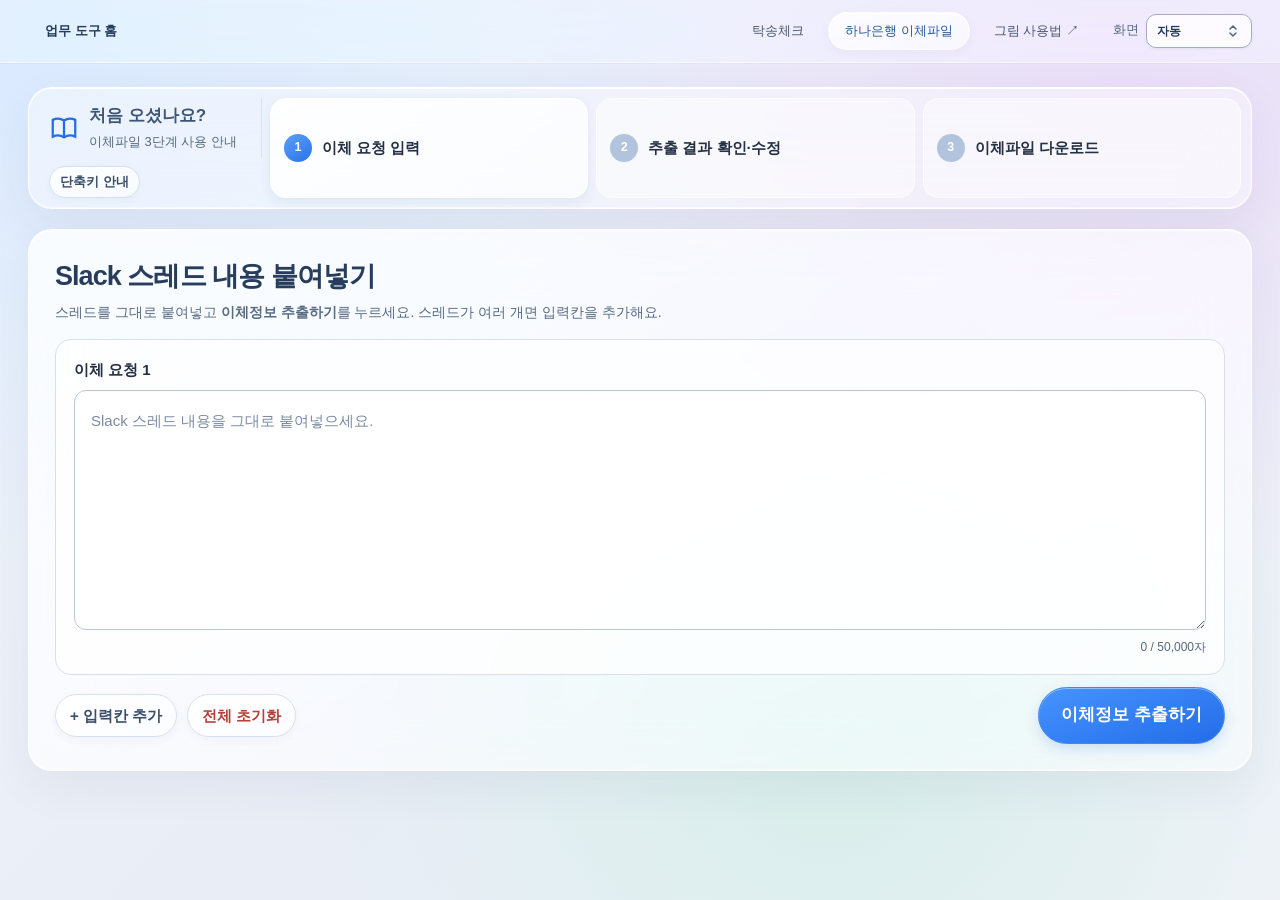
<file: transfer-download.html>
<!doctype html>
<html lang="ko">
<head>
<meta charset="utf-8">
<meta name="viewport" content="width=device-width,initial-scale=1">
<meta name="description" content="WorkTool 하나은행 이체파일: Excel 다운로드">
<title>Excel 다운로드 · 하나은행 이체파일 · WorkTool</title><link rel="icon" href="./assets/favicon.ico" sizes="any"><link rel="icon" href="./assets/icon.svg" type="image/svg+xml"><link rel="apple-touch-icon" href="./assets/apple-touch-icon.png"><link rel="manifest" href="./manifest.webmanifest">
<meta http-equiv="refresh" content="0; url=./transfer.html">
<link rel="canonical" href="./transfer.html">
<script>location.replace('./transfer.html');</script>
</head>
<body data-stage="download">
<p>하나은행 이체파일은 한 화면에서 1~3단계를 진행해요. <a href="./transfer.html">하나은행 이체파일 열기</a></p>
</body></html>
</file>
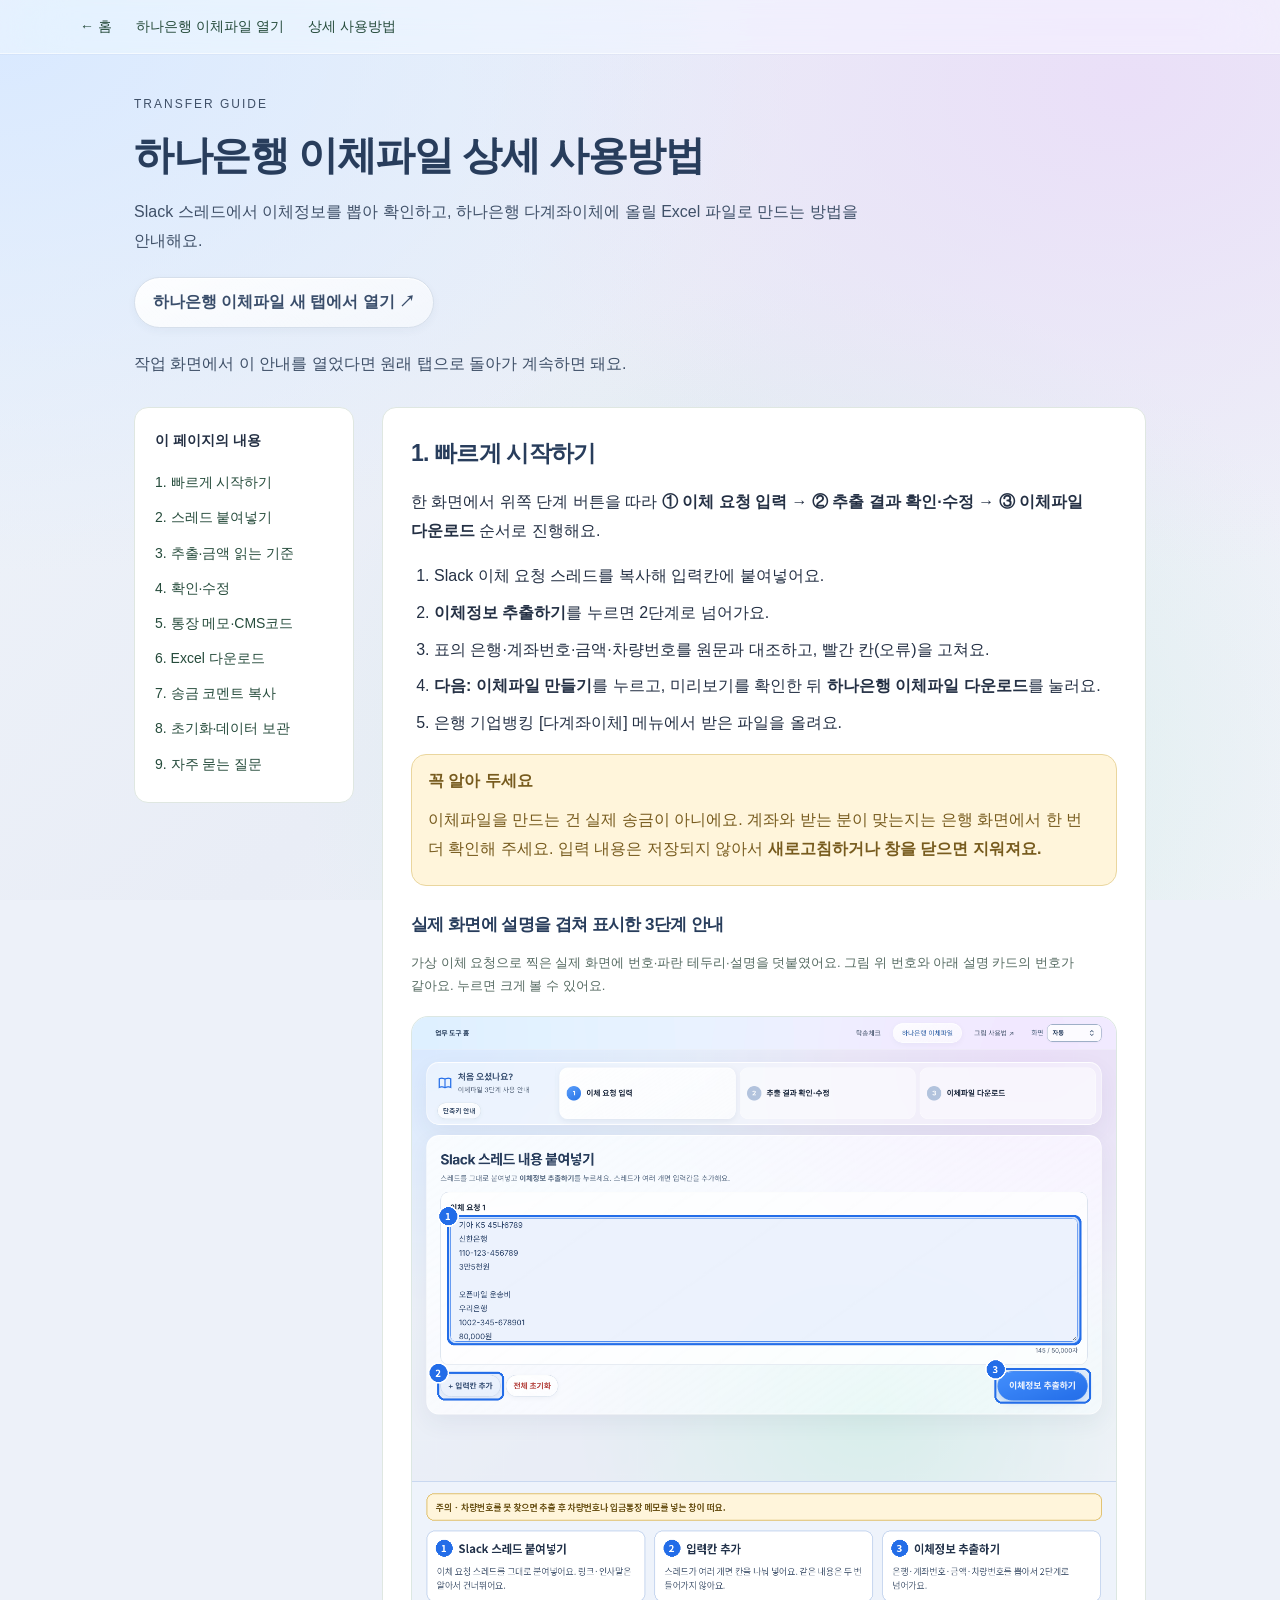
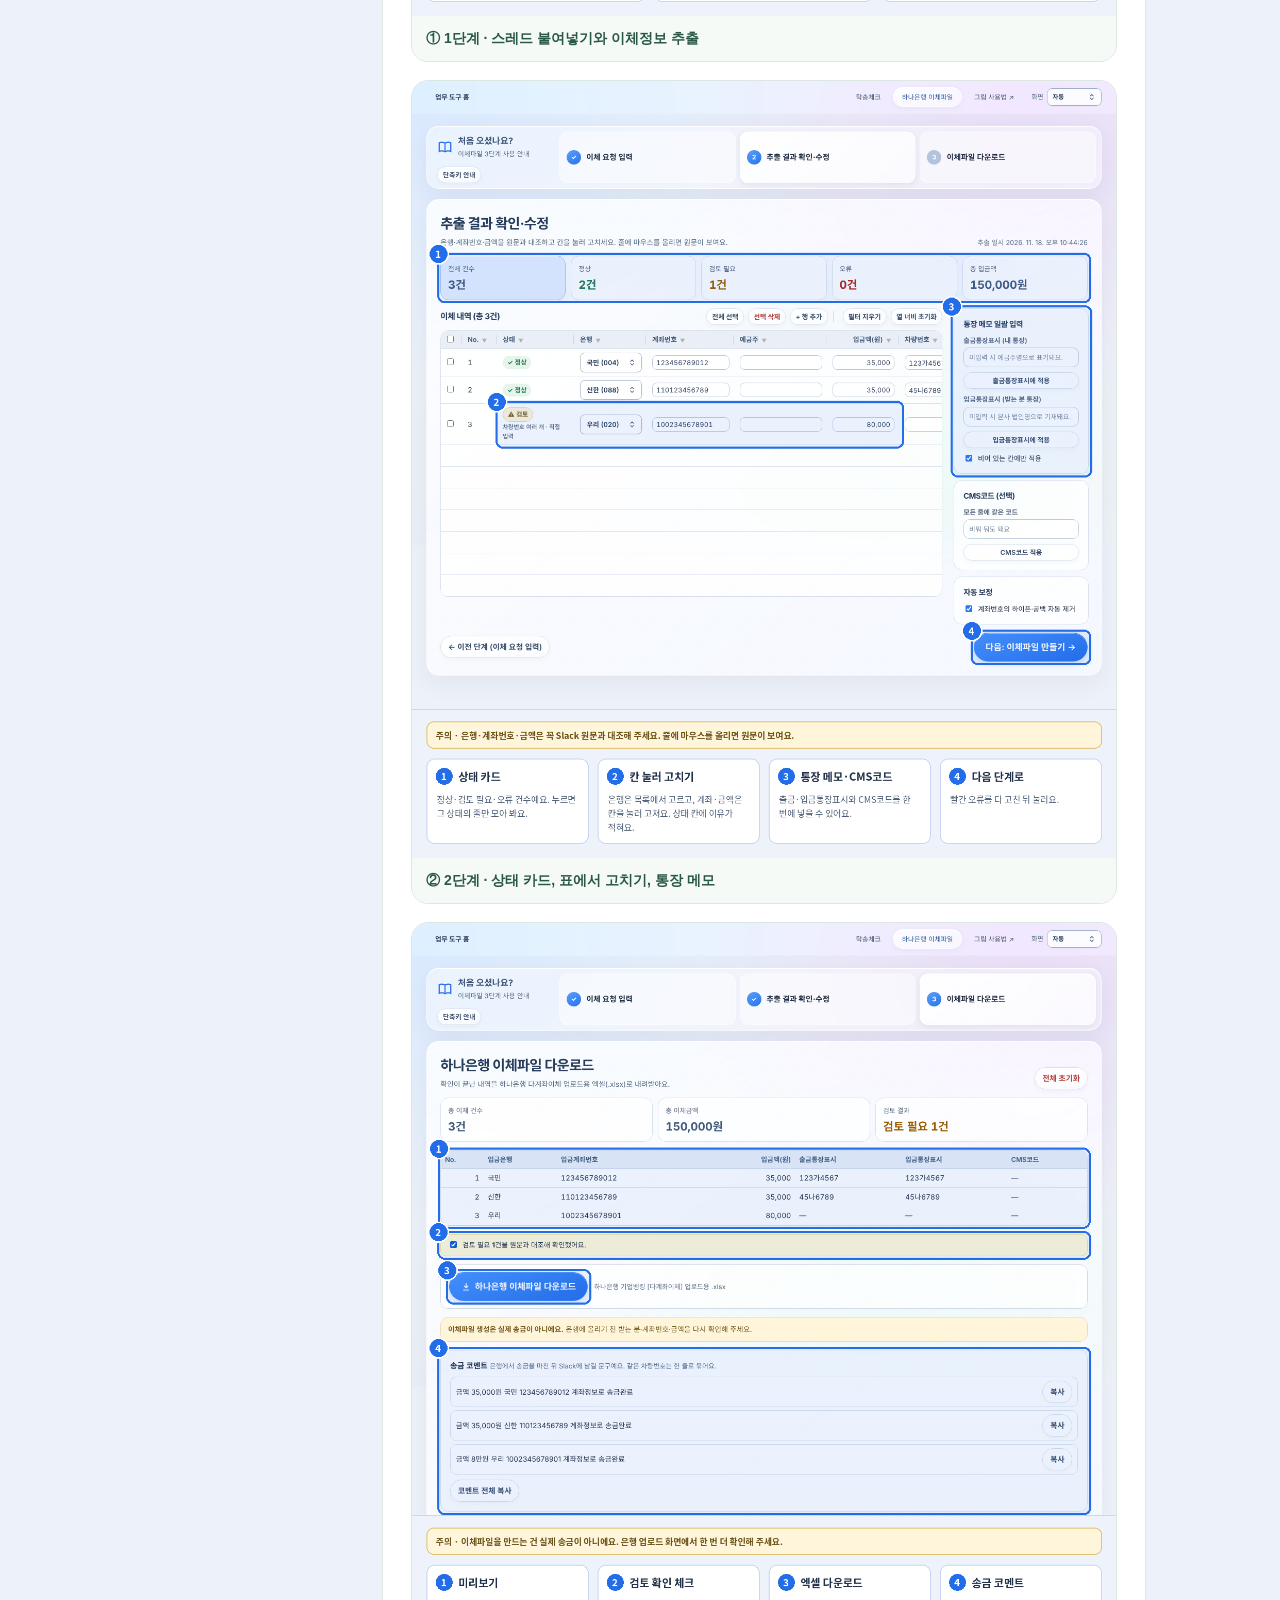
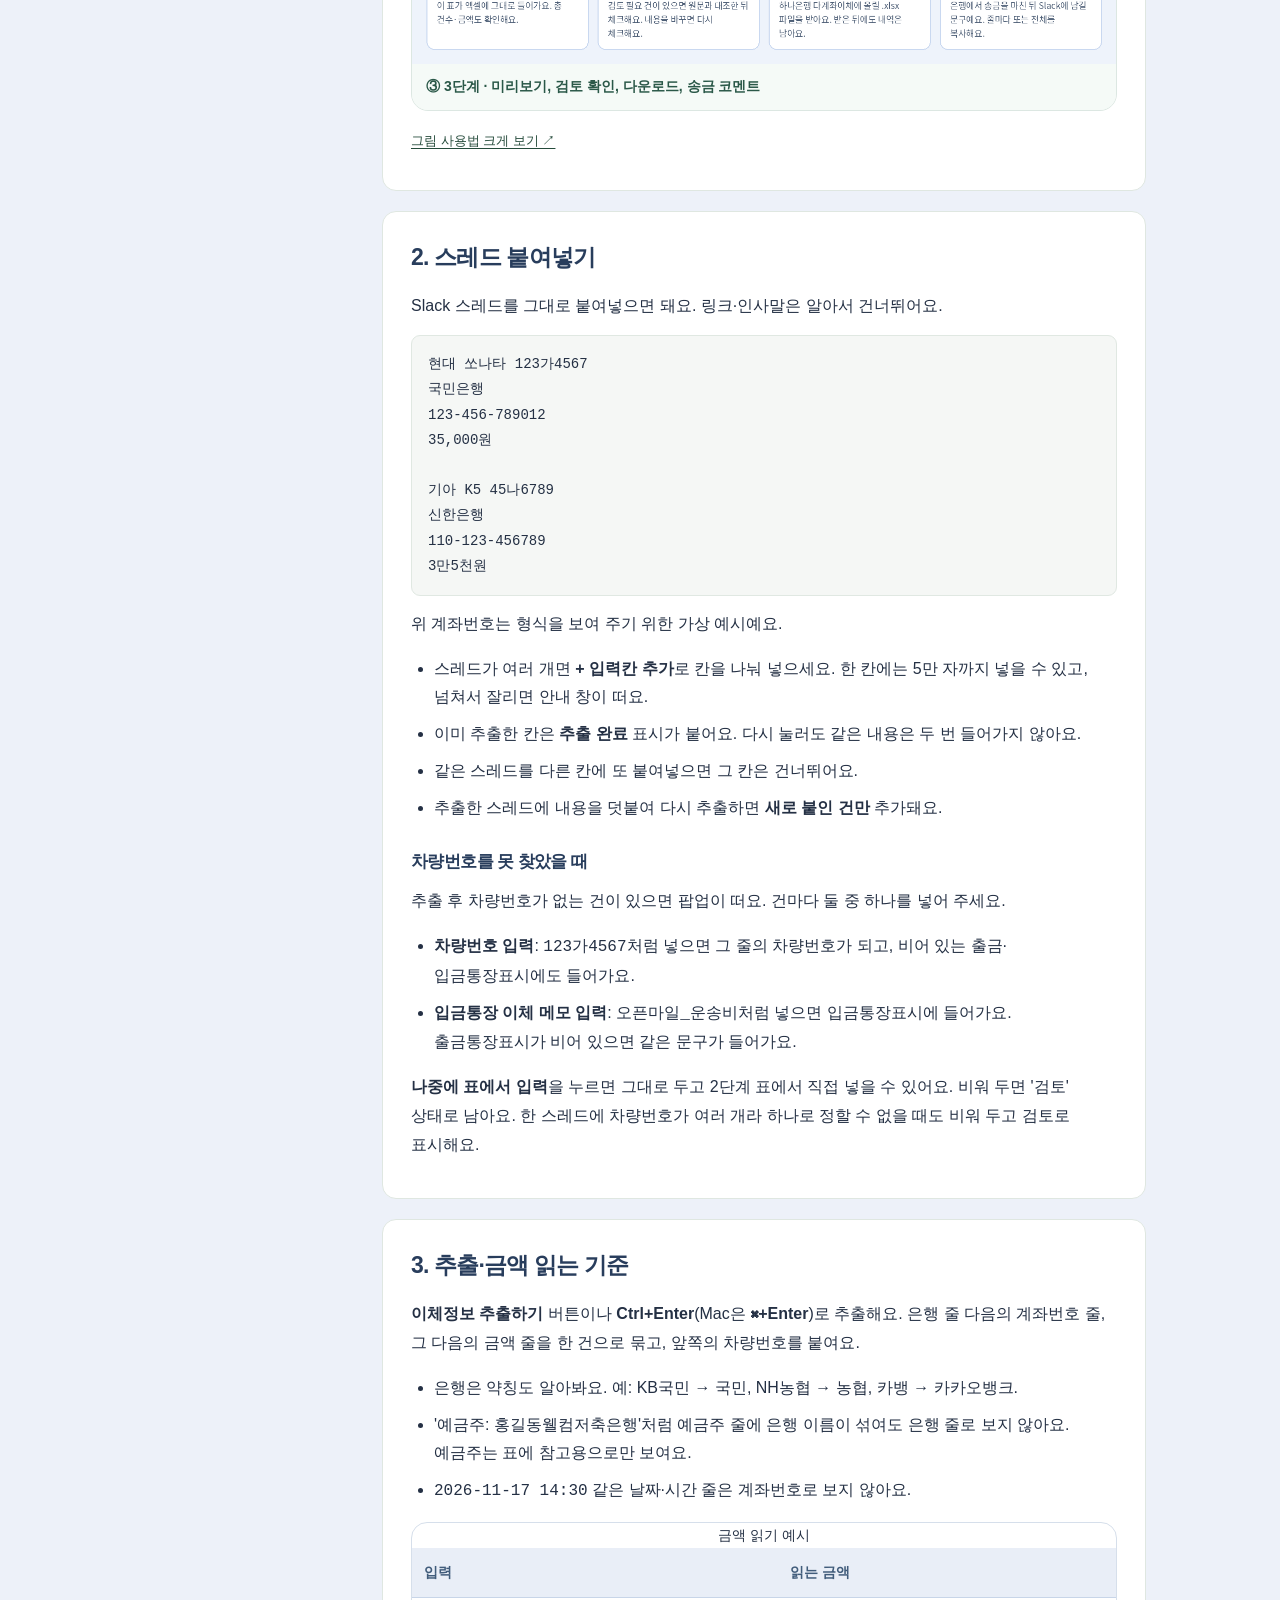
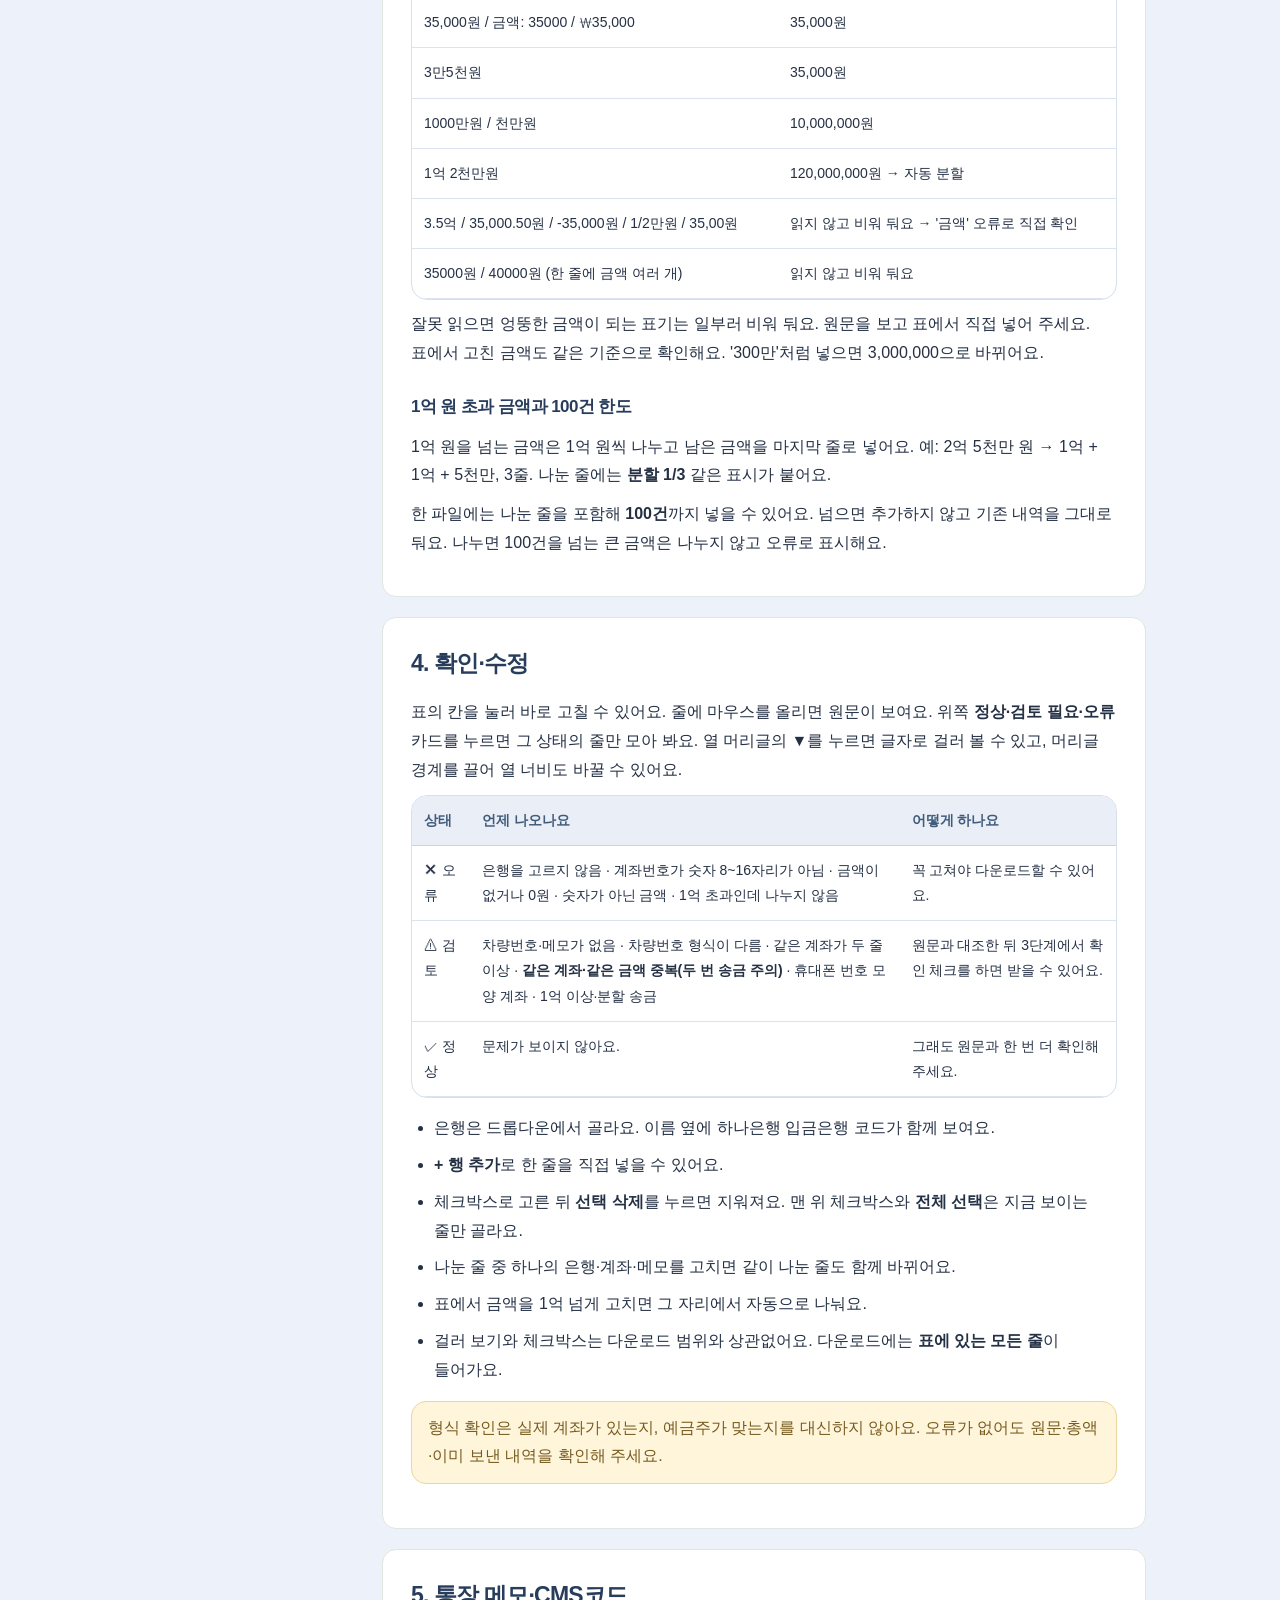
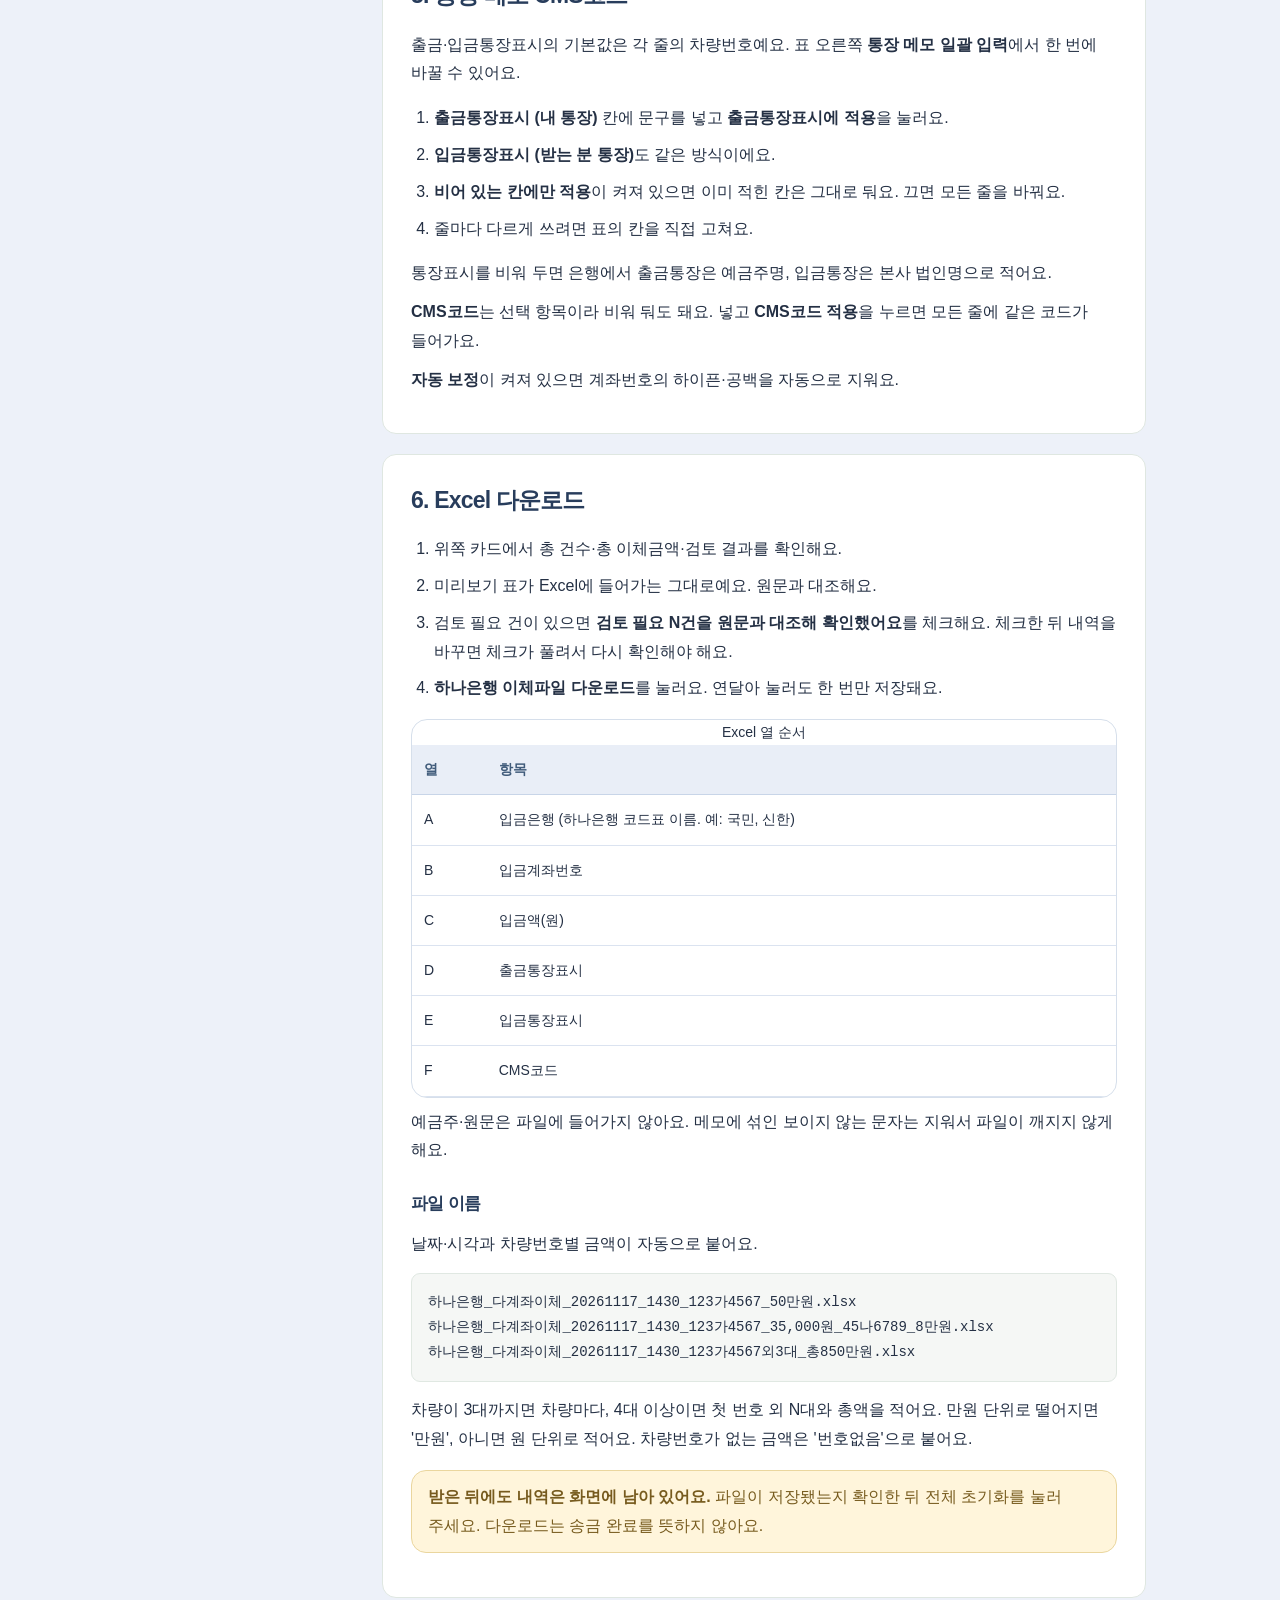
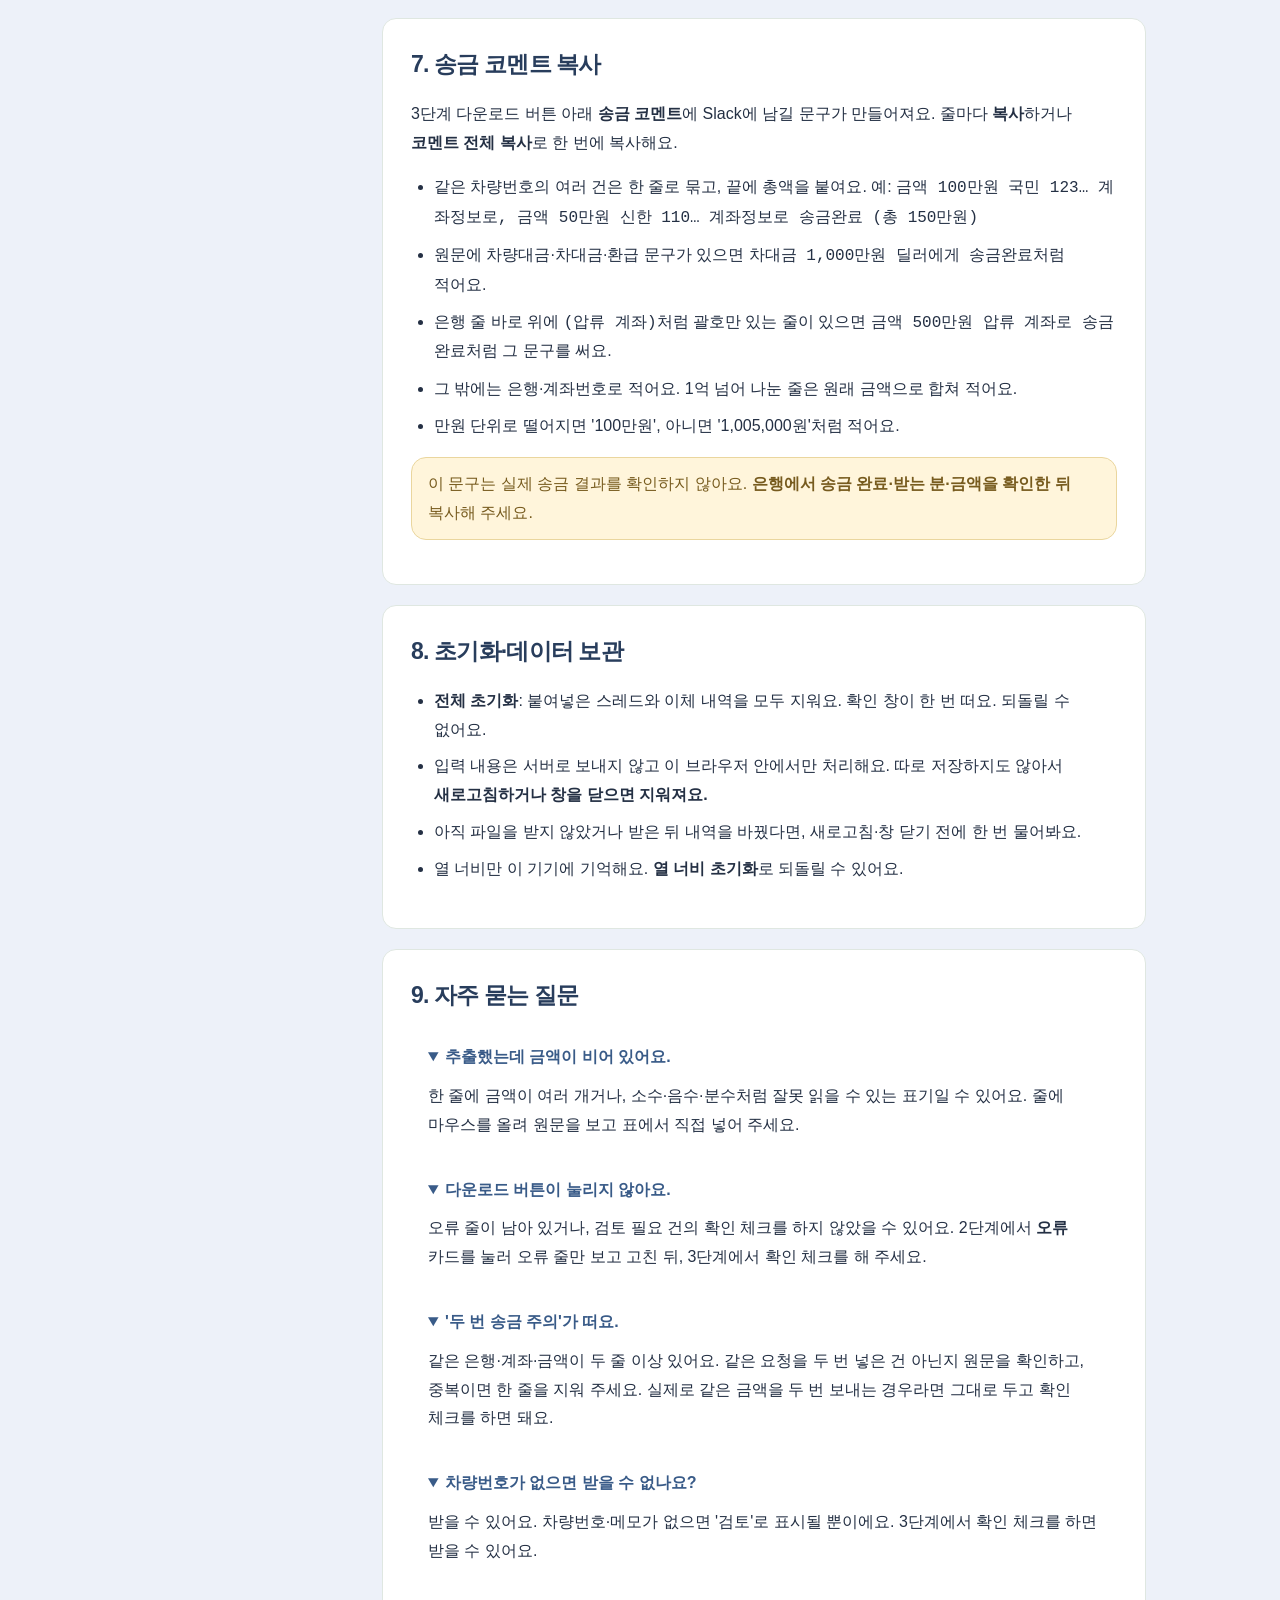
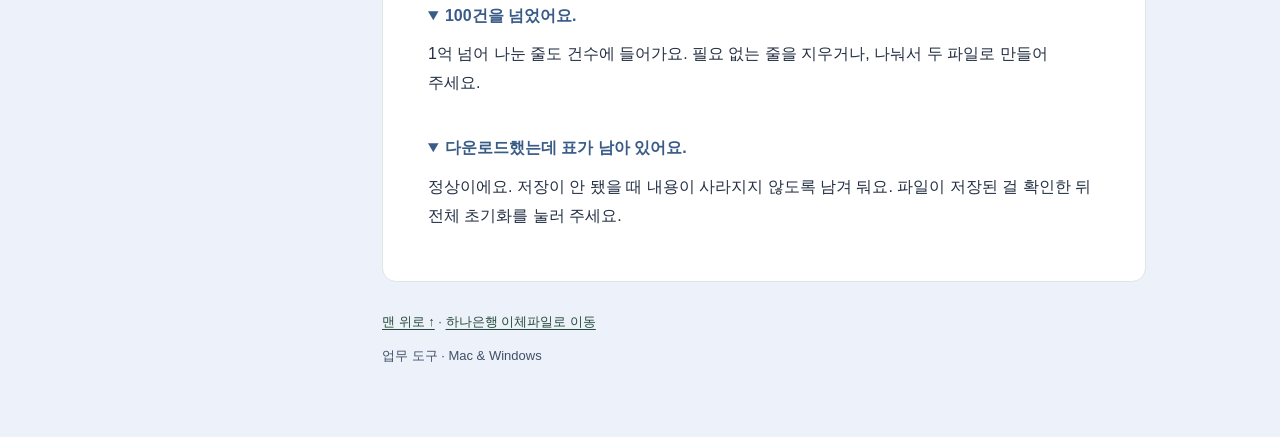
<file: transfer-guide.html>
<!doctype html>
<html lang="ko"><head><meta charset="utf-8"><meta name="viewport" content="width=device-width,initial-scale=1"><meta name="description" content="하나은행 이체툴의 Slack 스레드 입력, 추출·검증, 금액 분할, 통장 메모, Excel 다운로드와 송금 코멘트 복사 방법을 안내해요."><title>하나은행 이체파일 · 상세 사용방법</title><link rel="icon" href="./assets/favicon.ico" sizes="any"><link rel="icon" href="./assets/icon.svg" type="image/svg+xml"><link rel="apple-touch-icon" href="./assets/apple-touch-icon.png"><link rel="manifest" href="./manifest.webmanifest"><style>
.illustrated-steps{margin-top:24px}.illustrated-steps>p{font-size:13px;color:#566b62}.illustrated-steps figure{border:1px solid #dce7e2;border-radius:12px;margin:18px 0;overflow:hidden;background:#f8fcf9}.illustrated-steps img{width:100%;height:auto;display:block}.illustrated-steps figcaption{font-size:14px;padding:10px 14px;color:#2a5848;font-weight:700;background:#f5faf7}
:root{font-family:-apple-system,BlinkMacSystemFont,"Segoe UI","Malgun Gothic",sans-serif;color:#253e35;background:#f5f7f5;line-height:1.8}*{box-sizing:border-box}body{margin:0}a{color:#254b3b;text-underline-offset:4px}a:hover{text-decoration-thickness:2px}a:focus-visible,summary:focus-visible{outline:3px solid #397956;outline-offset:4px}nav{display:flex;flex-wrap:wrap;gap:12px 24px;padding:14px max(20px,calc((100vw - 1120px)/2));background:#fff;border-bottom:1px solid #dfe7e1;font-size:14px}nav a{text-decoration:none}main{max-width:1120px;margin:auto;padding:44px 24px 64px}.eyebrow{font-size:12px;letter-spacing:2px;color:#60766a}h1{font-size:clamp(28px,5vw,40px);line-height:1.35;letter-spacing:-1px;margin:12px 0 16px}h2{font-size:23px;line-height:1.5;margin:0 0 18px}h3{font-size:17px;margin:24px 0 8px}p{margin:10px 0}header>p{color:#60766a;max-width:740px}.button{display:inline-block;background:#254b3b;color:#fff;border-radius:9px;padding:10px 18px;text-decoration:none;margin:12px 0}.layout{display:grid;grid-template-columns:220px minmax(0,1fr);gap:28px;margin-top:28px}.toc{align-self:start;position:sticky;top:20px;background:#fff;border:1px solid #dfe7e1;border-radius:14px;padding:20px;font-size:14px}.toc strong{display:block;margin-bottom:12px}.toc a{display:block;padding:5px 0;text-decoration:none}.content{min-width:0}section{background:#fff;border:1px solid #dfe7e1;border-radius:14px;padding:28px;margin-bottom:20px;scroll-margin-top:20px}li{margin:8px 0}ol,ul{padding-left:23px}.note{background:#edf5ee;border-left:4px solid #397956;padding:12px 16px;border-radius:5px;margin:16px 0}.review-note{background:#fff4db;border-color:#a66a00}pre{background:#f5f7f5;border:1px solid #e0e8e2;padding:16px;border-radius:9px;overflow:auto;font-size:14px;line-height:1.8}code{font-family:ui-monospace,monospace}.tablewrap{overflow-x:auto}table{border-collapse:collapse;width:100%;font-size:14px}th,td{padding:12px;text-align:left;vertical-align:top;border-bottom:1px solid #e0e8e2}th{background:#f5f7f5;white-space:nowrap}.badge{display:inline-block;font-size:13px;font-weight:650;border-radius:5px;padding:3px 8px;white-space:nowrap}.needs{background:#fff4db;color:#8a5700}.missing{background:#eef1f4;color:#526171}.waiting{background:#e8f2ff;color:#245b9e}details{border-bottom:1px solid #e0e8e2;padding:14px 0}summary{cursor:pointer;font-weight:650}footer{font-size:13px;color:#60766a;margin-top:28px}@media(max-width:760px){main{padding:28px 16px 40px}.layout{grid-template-columns:1fr;gap:20px}.toc{position:static}.toc a{display:inline-block;margin-right:16px}section{padding:22px 18px}th,td{padding:10px 8px}}@media print{nav,.toc,.button{display:none}.layout{display:block}main{max-width:none;padding:0}section{break-inside:avoid;border:0;padding:15px 0}body{background:#fff}details{break-inside:avoid}}
</style><link rel="stylesheet" href="./assets/mac-glass.css?v=20261118-4">
<script src="./assets/theme.js?v=20261116-1"></script>
</head><body class="mac-ui" data-page="transfer-guide">
<nav aria-label="기능 이동"><a href="./index.html">← 홈</a><a href="./transfer.html">하나은행 이체파일 열기</a><a href="./transfer-guide.html" aria-current="page">상세 사용방법</a></nav>
<main id="top"><header><div class="eyebrow">TRANSFER GUIDE</div><h1>하나은행 이체파일 상세 사용방법</h1><p>Slack 스레드에서 이체정보를 뽑아 확인하고, 하나은행 다계좌이체에 올릴 Excel 파일로 만드는 방법을 안내해요.</p><a class="button" href="./transfer.html" target="_blank" rel="noopener">하나은행 이체파일 새 탭에서 열기 ↗</a><p>작업 화면에서 이 안내를 열었다면 원래 탭으로 돌아가 계속하면 돼요.</p></header><div class="layout"><aside class="toc" aria-label="사용방법 목차"><strong>이 페이지의 내용</strong><a href="#quickstart">1. 빠르게 시작하기</a><a href="#input">2. 스레드 붙여넣기</a><a href="#parse">3. 추출·금액 읽는 기준</a><a href="#review">4. 확인·수정</a><a href="#memo">5. 통장 메모·CMS코드</a><a href="#download">6. Excel 다운로드</a><a href="#comments">7. 송금 코멘트 복사</a><a href="#data">8. 초기화·데이터 보관</a><a href="#faq">9. 자주 묻는 질문</a></aside><div class="content">
<section id="quickstart"><h2>1. 빠르게 시작하기</h2><p>한 화면에서 위쪽 단계 버튼을 따라 <strong>① 이체 요청 입력 → ② 추출 결과 확인·수정 → ③ 이체파일 다운로드</strong> 순서로 진행해요.</p><ol><li>Slack 이체 요청 스레드를 복사해 입력칸에 붙여넣어요.</li><li><strong>이체정보 추출하기</strong>를 누르면 2단계로 넘어가요.</li><li>표의 은행·계좌번호·금액·차량번호를 원문과 대조하고, 빨간 칸(오류)을 고쳐요.</li><li><strong>다음: 이체파일 만들기</strong>를 누르고, 미리보기를 확인한 뒤 <strong>하나은행 이체파일 다운로드</strong>를 눌러요.</li><li>은행 기업뱅킹 [다계좌이체] 메뉴에서 받은 파일을 올려요.</li></ol><div class="note review-note"><strong>꼭 알아 두세요</strong><p>이체파일을 만드는 건 실제 송금이 아니에요. 계좌와 받는 분이 맞는지는 은행 화면에서 한 번 더 확인해 주세요. 입력 내용은 저장되지 않아서 <strong>새로고침하거나 창을 닫으면 지워져요.</strong></p></div><div class="illustrated-steps" aria-label="화면 이미지로 보는 3단계 이체파일 사용법">
<h3>실제 화면에 설명을 겹쳐 표시한 3단계 안내</h3>
<p>가상 이체 요청으로 찍은 실제 화면에 번호·파란 테두리·설명을 덧붙였어요. 그림 위 번호와 아래 설명 카드의 번호가 같아요. 누르면 크게 볼 수 있어요.</p>
<figure><a href="./guide/transfer-input-annotated.png" target="_blank" rel="noopener"><img src="./guide/transfer-input-annotated.png" width="1366" height="1162" loading="lazy" alt="1단계: ① 스레드 입력칸 ② 입력칸 추가 ③ 이체정보 추출하기"></a><figcaption>① 1단계 · 스레드 붙여넣기와 이체정보 추출</figcaption></figure>
<figure><a href="./guide/transfer-review-annotated.png" target="_blank" rel="noopener"><img src="./guide/transfer-review-annotated.png" width="1366" height="1507" loading="lazy" alt="2단계: ① 상태 카드 ② 이체 내역 표 ③ 통장 메모 일괄 입력 ④ 다음 단계 버튼"></a><figcaption>② 2단계 · 상태 카드, 표에서 고치기, 통장 메모</figcaption></figure>
<figure><a href="./guide/transfer-download-annotated.png" target="_blank" rel="noopener"><img src="./guide/transfer-download-annotated.png" width="1366" height="1439" loading="lazy" alt="3단계: ① 미리보기 ② 검토 확인 체크 ③ 다운로드 버튼 ④ 송금 코멘트"></a><figcaption>③ 3단계 · 미리보기, 검토 확인, 다운로드, 송금 코멘트</figcaption></figure>
<p><a href="./quick-guide.html#transfer" target="_blank" rel="noopener">그림 사용법 크게 보기 ↗</a></p>
</div></section>
<section id="input"><h2>2. 스레드 붙여넣기</h2><p>Slack 스레드를 그대로 붙여넣으면 돼요. 링크·인사말은 알아서 건너뛰어요.</p><pre aria-label="가상 입력 예시">현대 쏘나타 123가4567
국민은행
123-456-789012
35,000원

기아 K5 45나6789
신한은행
110-123-456789
3만5천원</pre><p>위 계좌번호는 형식을 보여 주기 위한 가상 예시예요.</p><ul><li>스레드가 여러 개면 <strong>+ 입력칸 추가</strong>로 칸을 나눠 넣으세요. 한 칸에는 5만 자까지 넣을 수 있고, 넘쳐서 잘리면 안내 창이 떠요.</li><li>이미 추출한 칸은 <strong>추출 완료</strong> 표시가 붙어요. 다시 눌러도 같은 내용은 두 번 들어가지 않아요.</li><li>같은 스레드를 다른 칸에 또 붙여넣으면 그 칸은 건너뛰어요.</li><li>추출한 스레드에 내용을 덧붙여 다시 추출하면 <strong>새로 붙인 건만</strong> 추가돼요.</li></ul><h3>차량번호를 못 찾았을 때</h3><p>추출 후 차량번호가 없는 건이 있으면 팝업이 떠요. 건마다 둘 중 하나를 넣어 주세요.</p><ul><li><strong>차량번호 입력</strong>: <code>123가4567</code>처럼 넣으면 그 줄의 차량번호가 되고, 비어 있는 출금·입금통장표시에도 들어가요.</li><li><strong>입금통장 이체 메모 입력</strong>: <code>오픈마일_운송비</code>처럼 넣으면 입금통장표시에 들어가요. 출금통장표시가 비어 있으면 같은 문구가 들어가요.</li></ul><p><strong>나중에 표에서 입력</strong>을 누르면 그대로 두고 2단계 표에서 직접 넣을 수 있어요. 비워 두면 '검토' 상태로 남아요. 한 스레드에 차량번호가 여러 개라 하나로 정할 수 없을 때도 비워 두고 검토로 표시해요.</p></section>
<section id="parse"><h2>3. 추출·금액 읽는 기준</h2><p><strong>이체정보 추출하기</strong> 버튼이나 <strong>Ctrl+Enter</strong>(Mac은 <strong>⌘+Enter</strong>)로 추출해요. 은행 줄 다음의 계좌번호 줄, 그 다음의 금액 줄을 한 건으로 묶고, 앞쪽의 차량번호를 붙여요.</p><ul><li>은행은 약칭도 알아봐요. 예: KB국민 → 국민, NH농협 → 농협, 카뱅 → 카카오뱅크.</li><li>'예금주: 홍길동웰컴저축은행'처럼 예금주 줄에 은행 이름이 섞여도 은행 줄로 보지 않아요. 예금주는 표에 참고용으로만 보여요.</li><li><code>2026-11-17 14:30</code> 같은 날짜·시간 줄은 계좌번호로 보지 않아요.</li></ul><div class="tablewrap"><table><caption>금액 읽기 예시</caption><thead><tr><th scope="col">입력</th><th scope="col">읽는 금액</th></tr></thead><tbody><tr><td>35,000원 / 금액: 35000 / ₩35,000</td><td>35,000원</td></tr><tr><td>3만5천원</td><td>35,000원</td></tr><tr><td>1000만원 / 천만원</td><td>10,000,000원</td></tr><tr><td>1억 2천만원</td><td>120,000,000원 → 자동 분할</td></tr><tr><td>3.5억 / 35,000.50원 / -35,000원 / 1/2만원 / 35,00원</td><td>읽지 않고 비워 둬요 → '금액' 오류로 직접 확인</td></tr><tr><td>35000원 / 40000원 (한 줄에 금액 여러 개)</td><td>읽지 않고 비워 둬요</td></tr></tbody></table></div><p>잘못 읽으면 엉뚱한 금액이 되는 표기는 일부러 비워 둬요. 원문을 보고 표에서 직접 넣어 주세요. 표에서 고친 금액도 같은 기준으로 확인해요. '300만'처럼 넣으면 3,000,000으로 바뀌어요.</p><h3>1억 원 초과 금액과 100건 한도</h3><p>1억 원을 넘는 금액은 1억 원씩 나누고 남은 금액을 마지막 줄로 넣어요. 예: 2억 5천만 원 → 1억 + 1억 + 5천만, 3줄. 나눈 줄에는 <strong>분할 1/3</strong> 같은 표시가 붙어요.</p><p>한 파일에는 나눈 줄을 포함해 <strong>100건</strong>까지 넣을 수 있어요. 넘으면 추가하지 않고 기존 내역을 그대로 둬요. 나누면 100건을 넘는 큰 금액은 나누지 않고 오류로 표시해요.</p></section>
<section id="review"><h2>4. 확인·수정</h2><p>표의 칸을 눌러 바로 고칠 수 있어요. 줄에 마우스를 올리면 원문이 보여요. 위쪽 <strong>정상·검토 필요·오류</strong> 카드를 누르면 그 상태의 줄만 모아 봐요. 열 머리글의 ▼를 누르면 글자로 걸러 볼 수 있고, 머리글 경계를 끌어 열 너비도 바꿀 수 있어요.</p><div class="tablewrap"><table><thead><tr><th scope="col">상태</th><th scope="col">언제 나오나요</th><th scope="col">어떻게 하나요</th></tr></thead><tbody><tr><td>✕ 오류</td><td>은행을 고르지 않음 · 계좌번호가 숫자 8~16자리가 아님 · 금액이 없거나 0원 · 숫자가 아닌 금액 · 1억 초과인데 나누지 않음</td><td>꼭 고쳐야 다운로드할 수 있어요.</td></tr><tr><td>⚠ 검토</td><td>차량번호·메모가 없음 · 차량번호 형식이 다름 · 같은 계좌가 두 줄 이상 · <strong>같은 계좌·같은 금액 중복(두 번 송금 주의)</strong> · 휴대폰 번호 모양 계좌 · 1억 이상·분할 송금</td><td>원문과 대조한 뒤 3단계에서 확인 체크를 하면 받을 수 있어요.</td></tr><tr><td>✓ 정상</td><td>문제가 보이지 않아요.</td><td>그래도 원문과 한 번 더 확인해 주세요.</td></tr></tbody></table></div><ul><li>은행은 드롭다운에서 골라요. 이름 옆에 하나은행 입금은행 코드가 함께 보여요.</li><li><strong>+ 행 추가</strong>로 한 줄을 직접 넣을 수 있어요.</li><li>체크박스로 고른 뒤 <strong>선택 삭제</strong>를 누르면 지워져요. 맨 위 체크박스와 <strong>전체 선택</strong>은 지금 보이는 줄만 골라요.</li><li>나눈 줄 중 하나의 은행·계좌·메모를 고치면 같이 나눈 줄도 함께 바뀌어요.</li><li>표에서 금액을 1억 넘게 고치면 그 자리에서 자동으로 나눠요.</li><li>걸러 보기와 체크박스는 다운로드 범위와 상관없어요. 다운로드에는 <strong>표에 있는 모든 줄</strong>이 들어가요.</li></ul><div class="note review-note">형식 확인은 실제 계좌가 있는지, 예금주가 맞는지를 대신하지 않아요. 오류가 없어도 원문·총액·이미 보낸 내역을 확인해 주세요.</div></section>
<section id="memo"><h2>5. 통장 메모·CMS코드</h2><p>출금·입금통장표시의 기본값은 각 줄의 차량번호예요. 표 오른쪽 <strong>통장 메모 일괄 입력</strong>에서 한 번에 바꿀 수 있어요.</p><ol><li><strong>출금통장표시 (내 통장)</strong> 칸에 문구를 넣고 <strong>출금통장표시에 적용</strong>을 눌러요.</li><li><strong>입금통장표시 (받는 분 통장)</strong>도 같은 방식이에요.</li><li><strong>비어 있는 칸에만 적용</strong>이 켜져 있으면 이미 적힌 칸은 그대로 둬요. 끄면 모든 줄을 바꿔요.</li><li>줄마다 다르게 쓰려면 표의 칸을 직접 고쳐요.</li></ol><p>통장표시를 비워 두면 은행에서 출금통장은 예금주명, 입금통장은 본사 법인명으로 적어요.</p><p><strong>CMS코드</strong>는 선택 항목이라 비워 둬도 돼요. 넣고 <strong>CMS코드 적용</strong>을 누르면 모든 줄에 같은 코드가 들어가요.</p><p><strong>자동 보정</strong>이 켜져 있으면 계좌번호의 하이픈·공백을 자동으로 지워요.</p></section>
<section id="download"><h2>6. Excel 다운로드</h2><ol><li>위쪽 카드에서 총 건수·총 이체금액·검토 결과를 확인해요.</li><li>미리보기 표가 Excel에 들어가는 그대로예요. 원문과 대조해요.</li><li>검토 필요 건이 있으면 <strong>검토 필요 N건을 원문과 대조해 확인했어요</strong>를 체크해요. 체크한 뒤 내역을 바꾸면 체크가 풀려서 다시 확인해야 해요.</li><li><strong>하나은행 이체파일 다운로드</strong>를 눌러요. 연달아 눌러도 한 번만 저장돼요.</li></ol><div class="tablewrap"><table><caption>Excel 열 순서</caption><thead><tr><th scope="col">열</th><th scope="col">항목</th></tr></thead><tbody><tr><td>A</td><td>입금은행 (하나은행 코드표 이름. 예: 국민, 신한)</td></tr><tr><td>B</td><td>입금계좌번호</td></tr><tr><td>C</td><td>입금액(원)</td></tr><tr><td>D</td><td>출금통장표시</td></tr><tr><td>E</td><td>입금통장표시</td></tr><tr><td>F</td><td>CMS코드</td></tr></tbody></table></div><p>예금주·원문은 파일에 들어가지 않아요. 메모에 섞인 보이지 않는 문자는 지워서 파일이 깨지지 않게 해요.</p><h3>파일 이름</h3><p>날짜·시각과 차량번호별 금액이 자동으로 붙어요.</p><pre>하나은행_다계좌이체_20261117_1430_123가4567_50만원.xlsx
하나은행_다계좌이체_20261117_1430_123가4567_35,000원_45나6789_8만원.xlsx
하나은행_다계좌이체_20261117_1430_123가4567외3대_총850만원.xlsx</pre><p>차량이 3대까지면 차량마다, 4대 이상이면 첫 번호 외 N대와 총액을 적어요. 만원 단위로 떨어지면 '만원', 아니면 원 단위로 적어요. 차량번호가 없는 금액은 '번호없음'으로 붙어요.</p><div class="note review-note"><strong>받은 뒤에도 내역은 화면에 남아 있어요.</strong> 파일이 저장됐는지 확인한 뒤 전체 초기화를 눌러 주세요. 다운로드는 송금 완료를 뜻하지 않아요.</div></section>
<section id="comments"><h2>7. 송금 코멘트 복사</h2><p>3단계 다운로드 버튼 아래 <strong>송금 코멘트</strong>에 Slack에 남길 문구가 만들어져요. 줄마다 <strong>복사</strong>하거나 <strong>코멘트 전체 복사</strong>로 한 번에 복사해요.</p><ul><li>같은 차량번호의 여러 건은 한 줄로 묶고, 끝에 총액을 붙여요. 예: <code>금액 100만원 국민 123… 계좌정보로, 금액 50만원 신한 110… 계좌정보로 송금완료 (총 150만원)</code></li><li>원문에 차량대금·차대금·환급 문구가 있으면 <code>차대금 1,000만원 딜러에게 송금완료</code>처럼 적어요.</li><li>은행 줄 바로 위에 <code>(압류 계좌)</code>처럼 괄호만 있는 줄이 있으면 <code>금액 500만원 압류 계좌로 송금완료</code>처럼 그 문구를 써요.</li><li>그 밖에는 은행·계좌번호로 적어요. 1억 넘어 나눈 줄은 원래 금액으로 합쳐 적어요.</li><li>만원 단위로 떨어지면 '100만원', 아니면 '1,005,000원'처럼 적어요.</li></ul><div class="note review-note">이 문구는 실제 송금 결과를 확인하지 않아요. <strong>은행에서 송금 완료·받는 분·금액을 확인한 뒤</strong> 복사해 주세요.</div></section>
<section id="data"><h2>8. 초기화·데이터 보관</h2><ul><li><strong>전체 초기화</strong>: 붙여넣은 스레드와 이체 내역을 모두 지워요. 확인 창이 한 번 떠요. 되돌릴 수 없어요.</li><li>입력 내용은 서버로 보내지 않고 이 브라우저 안에서만 처리해요. 따로 저장하지도 않아서 <strong>새로고침하거나 창을 닫으면 지워져요.</strong></li><li>아직 파일을 받지 않았거나 받은 뒤 내역을 바꿨다면, 새로고침·창 닫기 전에 한 번 물어봐요.</li><li>열 너비만 이 기기에 기억해요. <strong>열 너비 초기화</strong>로 되돌릴 수 있어요.</li></ul></section>
<section id="faq"><h2>9. 자주 묻는 질문</h2><details open><summary>추출했는데 금액이 비어 있어요.</summary><p>한 줄에 금액이 여러 개거나, 소수·음수·분수처럼 잘못 읽을 수 있는 표기일 수 있어요. 줄에 마우스를 올려 원문을 보고 표에서 직접 넣어 주세요.</p></details><details open><summary>다운로드 버튼이 눌리지 않아요.</summary><p>오류 줄이 남아 있거나, 검토 필요 건의 확인 체크를 하지 않았을 수 있어요. 2단계에서 <strong>오류</strong> 카드를 눌러 오류 줄만 보고 고친 뒤, 3단계에서 확인 체크를 해 주세요.</p></details><details open><summary>'두 번 송금 주의'가 떠요.</summary><p>같은 은행·계좌·금액이 두 줄 이상 있어요. 같은 요청을 두 번 넣은 건 아닌지 원문을 확인하고, 중복이면 한 줄을 지워 주세요. 실제로 같은 금액을 두 번 보내는 경우라면 그대로 두고 확인 체크를 하면 돼요.</p></details><details open><summary>차량번호가 없으면 받을 수 없나요?</summary><p>받을 수 있어요. 차량번호·메모가 없으면 '검토'로 표시될 뿐이에요. 3단계에서 확인 체크를 하면 받을 수 있어요.</p></details><details open><summary>100건을 넘었어요.</summary><p>1억 넘어 나눈 줄도 건수에 들어가요. 필요 없는 줄을 지우거나, 나눠서 두 파일로 만들어 주세요.</p></details><details open><summary>다운로드했는데 표가 남아 있어요.</summary><p>정상이에요. 저장이 안 됐을 때 내용이 사라지지 않도록 남겨 둬요. 파일이 저장된 걸 확인한 뒤 전체 초기화를 눌러 주세요.</p></details></section>
<footer><a href="#top">맨 위로 ↑</a> · <a href="./transfer.html">하나은행 이체파일로 이동</a><p>업무 도구 · Mac & Windows</p></footer></div></div></main></body></html>
</file>
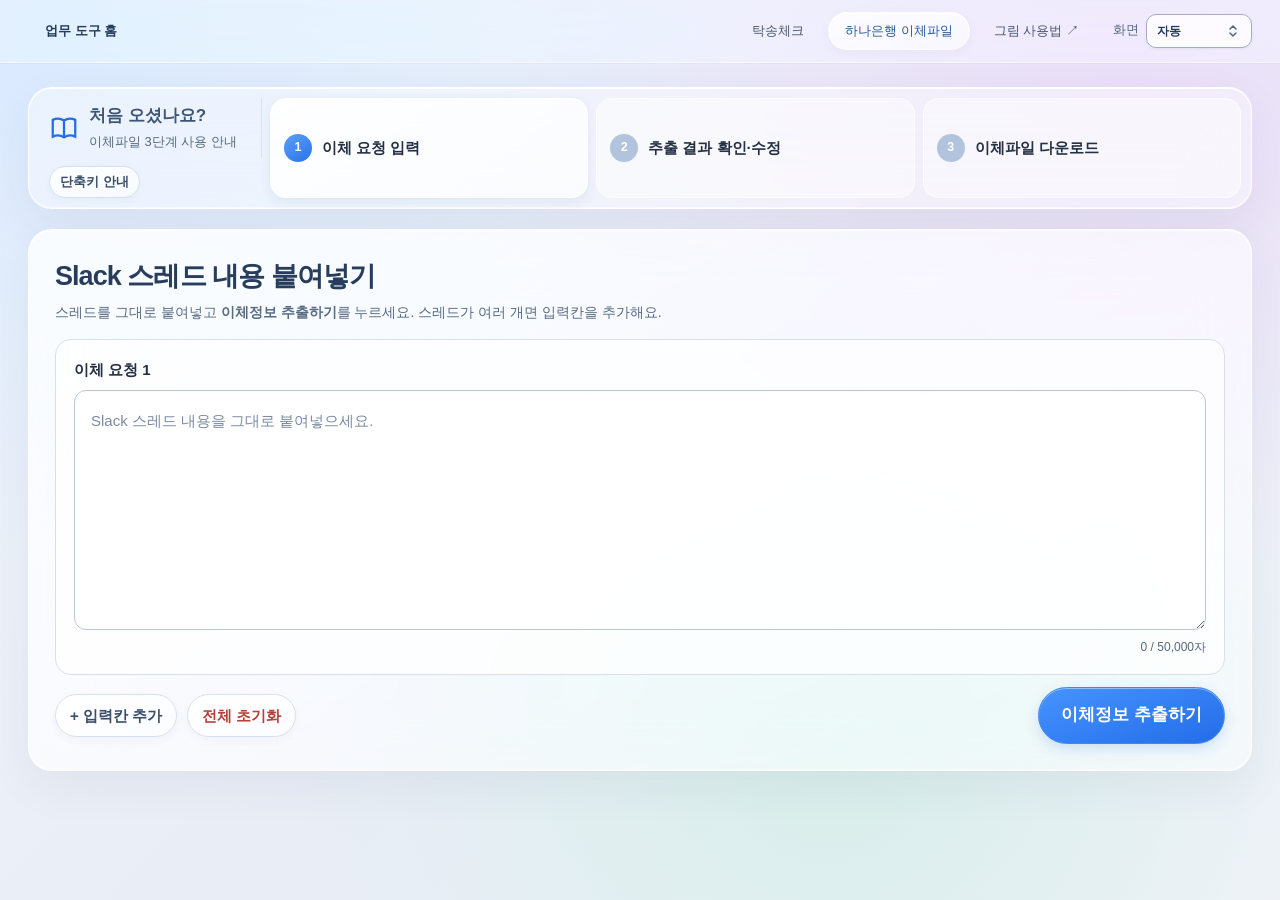
<file: transfer-input.html>
<!doctype html>
<html lang="ko">
<head>
<meta charset="utf-8">
<meta name="viewport" content="width=device-width,initial-scale=1">
<meta name="description" content="WorkTool 하나은행 이체파일: 이체 요청 원문 입력">
<title>이체 요청 원문 입력 · 하나은행 이체파일 · WorkTool</title><link rel="icon" href="./assets/favicon.ico" sizes="any"><link rel="icon" href="./assets/icon.svg" type="image/svg+xml"><link rel="apple-touch-icon" href="./assets/apple-touch-icon.png"><link rel="manifest" href="./manifest.webmanifest">
<meta http-equiv="refresh" content="0; url=./transfer.html">
<link rel="canonical" href="./transfer.html">
<script>location.replace('./transfer.html');</script>
</head>
<body data-stage="input">
<p>하나은행 이체파일은 한 화면에서 1~3단계를 진행해요. <a href="./transfer.html">하나은행 이체파일 열기</a></p>
</body></html>
</file>
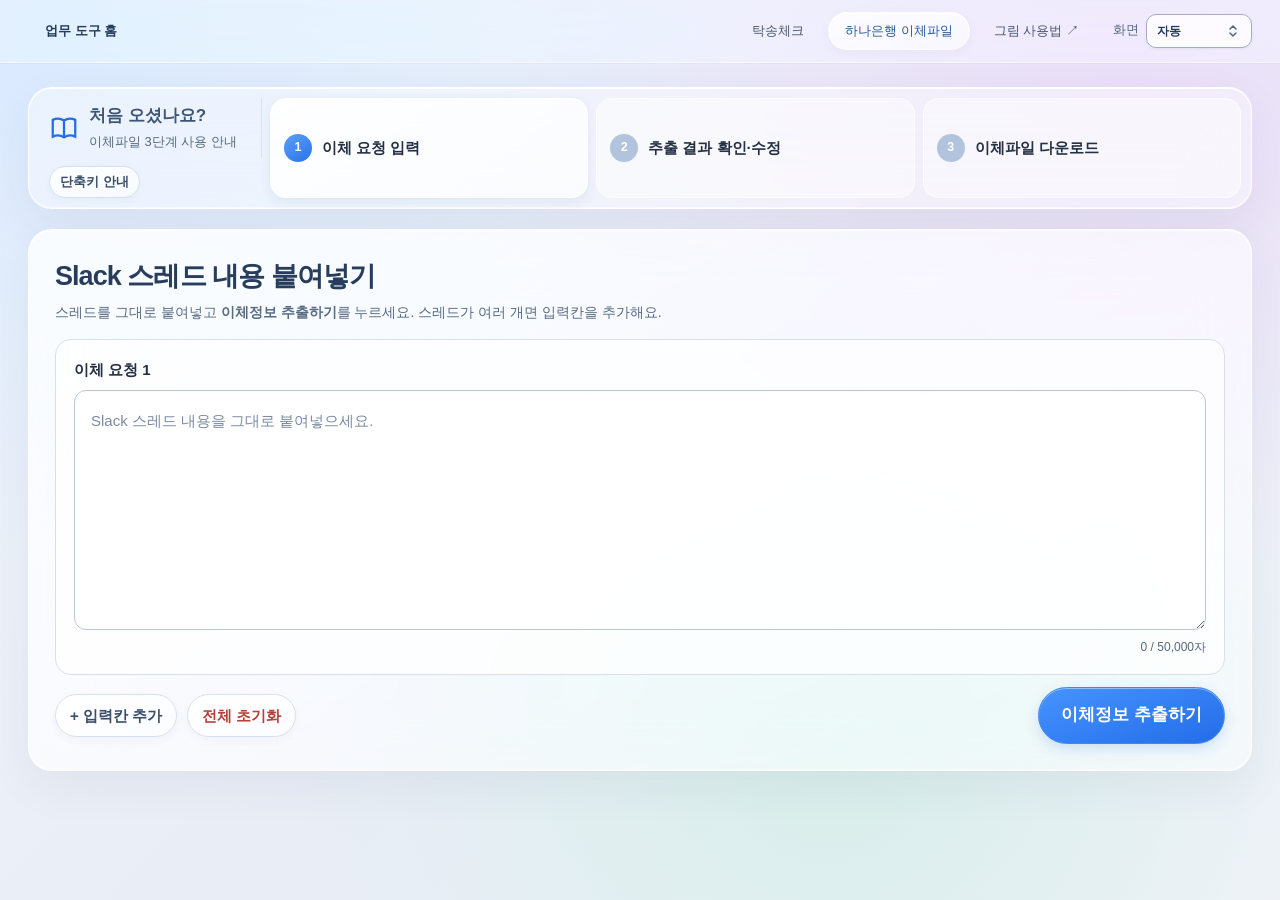
<file: transfer-review.html>
<!doctype html>
<html lang="ko">
<head>
<meta charset="utf-8">
<meta name="viewport" content="width=device-width,initial-scale=1">
<meta name="description" content="WorkTool 하나은행 이체파일: 이체 내역 검토">
<title>이체 내역 검토 · 하나은행 이체파일 · WorkTool</title><link rel="icon" href="./assets/favicon.ico" sizes="any"><link rel="icon" href="./assets/icon.svg" type="image/svg+xml"><link rel="apple-touch-icon" href="./assets/apple-touch-icon.png"><link rel="manifest" href="./manifest.webmanifest">
<meta http-equiv="refresh" content="0; url=./transfer.html">
<link rel="canonical" href="./transfer.html">
<script>location.replace('./transfer.html');</script>
</head>
<body data-stage="review">
<p>하나은행 이체파일은 한 화면에서 1~3단계를 진행해요. <a href="./transfer.html">하나은행 이체파일 열기</a></p>
</body></html>
</file>
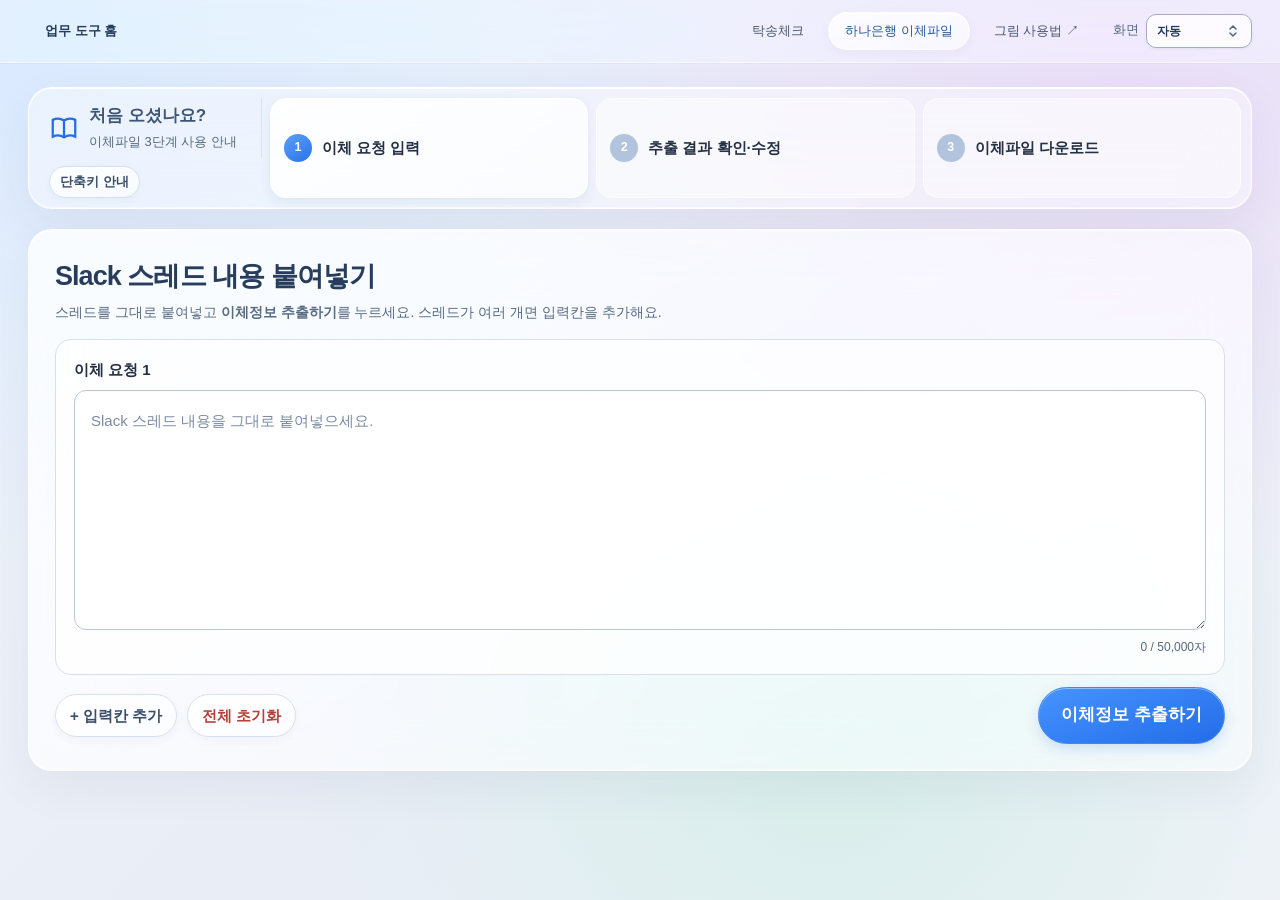
<file: transfer.html>
<!DOCTYPE html>
<html lang="ko">
<head>
<meta charset="utf-8">
<meta name="viewport" content="width=device-width, initial-scale=1">
<title>하나은행 이체파일</title>
<style>
:root{
  /* 상단 3단계 안내 → 단계별 작업 화면 한 개씩. 탁송체크와 같은 녹색 계열 */
  --bg:#f4f7f5; --surface:#ffffff; --soft:#f8fbf9; --ink:#1f3a31; --muted:#64786e; --line:#dbe6df;
  --brand:#203e37; --accent:#267358; --accent-soft:#e8f3ec; --accent-ink:#ffffff;
  --ok:#1f7a50; --ok-soft:#e6f4ec; --warn:#9a5d00; --warn-soft:#fff3dc; --bad:#b42318; --bad-soft:#fdebe9;
  --note:#fff8d6; --note-line:#f0dc8a;
  --font:-apple-system,BlinkMacSystemFont,"Segoe UI","Malgun Gothic","Apple SD Gothic Neo",sans-serif;
  color-scheme:light;
}
*{box-sizing:border-box}
html,body{margin:0}
body{background:var(--bg);color:var(--ink);font:15px/1.55 var(--font)}
h1,h2,h3,p{margin:0}
h1,h2{text-wrap:balance}
button,input,select,textarea{font:inherit;color:inherit}
:focus-visible{outline:3px solid #b4d9c9;outline-offset:2px}
.toolnav{display:flex;gap:10px;align-items:center;padding:10px 24px;background:var(--brand);color:#e4f0e8;flex-wrap:wrap;font-size:13px}
.toolnav a{color:inherit;text-decoration:none;padding:7px 11px;border-radius:6px}
.toolnav a:hover,.toolnav a[aria-current="page"]{background:#ffffff20;color:#fff}
.toolnav .homelink{margin-right:auto;font-weight:700}
.wrap{max-width:1240px;margin:0 auto;padding:18px 16px 60px;display:grid;gap:16px}

/* 단계 안내 */
.stepper{display:grid;grid-template-columns:minmax(200px,.8fr) repeat(3,1fr);gap:10px;background:#eaf3ed;border:1px solid var(--line);border-radius:14px;padding:10px}
.guide{display:flex;gap:10px;align-items:center;padding:8px 12px;border:0;background:none;text-align:left;cursor:pointer;border-right:1px solid var(--line)}
.guide b{display:block;font-size:17px}.guide span{font-size:13px;color:var(--muted)}
.step{display:flex;gap:10px;align-items:flex-start;padding:10px 12px;border-radius:10px;border:1px solid transparent;background:var(--surface);cursor:pointer;text-align:left;position:relative}
.step .no{flex:none;width:28px;height:28px;border-radius:50%;display:grid;place-items:center;font-weight:700;background:#cfd8d3;color:#fff}.step .no span{color:#fff}
.step b{display:block;font-size:15px}.step span{font-size:12.5px;color:var(--muted)}
.step[aria-current="step"]{border-color:var(--accent);box-shadow:0 0 0 1px var(--accent) inset}
.step[aria-current="step"] .no,.step.done .no{background:var(--accent)}
.step.done .no::after{content:"✓"}.step.done .no span{display:none}
.step:disabled{cursor:not-allowed;opacity:.6}

.panel{background:var(--surface);border:1px solid var(--line);border-radius:14px;padding:20px;display:grid;gap:16px}
.panelhead{display:flex;gap:12px;align-items:flex-end;justify-content:space-between;flex-wrap:wrap}
.panelhead h1{font-size:22px;letter-spacing:-.5px}
.panelhead p{color:var(--muted);font-size:14px;margin-top:4px}
.cols{display:grid;grid-template-columns:minmax(0,1fr) 320px;gap:16px;align-items:start}
.side{display:grid;gap:12px}
.box{border:1px solid var(--line);border-radius:12px;padding:14px;background:var(--surface);display:grid;gap:10px}
.box h3{font-size:15px}
.help{background:var(--soft)}
.help ul{margin:0;padding-left:0;list-style:none;display:grid;gap:6px;font-size:13.5px;color:var(--muted)}
.help li::before{content:"✓";color:var(--accent);font-weight:700;margin-right:7px}
.callout{background:var(--note);border:1px solid var(--note-line);border-radius:12px;padding:11px 16px;text-align:center;font-weight:600}
.warnbox{background:var(--warn-soft);color:var(--warn);border-radius:10px;padding:12px 14px;font-size:14px}

.btn{display:inline-flex;align-items:center;justify-content:center;gap:7px;border:1px solid var(--line);background:var(--surface);border-radius:9px;padding:9px 14px;font-weight:600;cursor:pointer;white-space:nowrap}
.btn:hover{border-color:#9fc0ae;background:var(--soft)}
.btn.primary{background:var(--accent);border-color:var(--accent);color:var(--accent-ink)}
.btn.primary:hover{background:#1e6149}
.btn.big{padding:14px 22px;font-size:17px}
.btn.danger{color:var(--bad)}
.btn.sm{padding:5px 10px;font-size:13px}
.btn:disabled{opacity:.45;cursor:not-allowed}
.row{display:flex;gap:8px;flex-wrap:wrap;align-items:center}
.grow{flex:1}

/* 1단계 */
.threads{display:grid;gap:12px}
.thread{border:1px solid var(--line);border-radius:12px;padding:12px;display:grid;gap:8px}
.thread.doneT{border-color:#a9d0b9;background:#fbfdfb}
.threadhead{display:flex;align-items:center;gap:8px}
.threadhead b{flex:1}
.chip{font-size:12px;font-weight:600;border-radius:99px;padding:2px 9px;background:var(--accent-soft);color:var(--accent)}
textarea{width:100%;min-height:200px;resize:vertical;border:1px solid var(--line);border-radius:9px;padding:12px;font:14px/1.7 ui-monospace,"SFMono-Regular",Menlo,Consolas,monospace;background:var(--soft)}
.counter{font-size:12px;color:var(--muted);text-align:right}

/* 2단계 */
.tiles{display:grid;grid-template-columns:repeat(5,minmax(0,1fr));gap:10px}
.tile{border:1px solid var(--line);border-radius:12px;padding:12px 14px;background:var(--surface);text-align:left;cursor:pointer}
.tile span{font-size:13px;color:var(--muted)}
.tile b{display:block;font-size:22px;font-variant-numeric:tabular-nums;margin-top:2px}
.tile.ok{background:var(--ok-soft);border-color:#bfe0cc}.tile.ok b{color:var(--ok)}
.tile.warn{background:var(--warn-soft);border-color:#f0d39c}.tile.warn b{color:var(--warn)}
.tile.bad{background:var(--bad-soft);border-color:#f3c2bc}.tile.bad b{color:var(--bad)}
.tile[aria-pressed="true"]{box-shadow:0 0 0 2px var(--accent)}
.tile.sum{cursor:default}
.tablewrap{overflow:auto;max-height:min(68vh,640px);border:1px solid var(--line);border-radius:12px}
table{border-collapse:collapse;width:100%;font-size:14px}
th,td{padding:7px 8px;border-bottom:1px solid var(--line);text-align:left;vertical-align:middle;white-space:nowrap}
th{background:var(--soft);color:var(--muted);font-weight:600;font-size:12.5px;position:sticky;top:0}
td.num,th.num{text-align:right;font-variant-numeric:tabular-nums}
td input,td select{width:100%;padding:3px 7px;height:28px;border:1px solid var(--line);border-radius:6px;background:var(--surface);font-size:13px}
td input[type=checkbox]{width:auto;height:auto;padding:0}
td input.invalid,td select.invalid{border:2px solid var(--bad);background:var(--bad-soft)}
td input.attn{border:2px solid #e3b25a;background:var(--warn-soft)}
input.amt{text-align:right;font-variant-numeric:tabular-nums}
.st{display:inline-flex;align-items:center;gap:4px;font-size:12.5px;font-weight:700;border-radius:99px;padding:3px 9px}
.st.ok{background:var(--ok-soft);color:var(--ok)}.st.warn{background:var(--warn-soft);color:var(--warn)}.st.bad{background:var(--bad-soft);color:var(--bad)}
.split{display:block;font-size:11px;font-weight:700;color:#6a4fb3;white-space:nowrap;margin-top:2px}
.why{display:block;font-size:11.5px;color:var(--muted);font-weight:500;margin-top:2px;white-space:normal;max-width:150px}
tr.sel td{background:#f2f8f4}
label.f{display:grid;gap:4px;font-size:13px;color:var(--muted);font-weight:600}
label.f input,label.f select{padding:8px 10px;border:1px solid var(--line);border-radius:8px;color:var(--ink);font-weight:400}
label.c{display:flex;gap:8px;align-items:flex-start;font-size:13.5px;color:var(--ink)}
label.c input{margin-top:3px}
.foot{display:flex;justify-content:space-between;gap:10px;flex-wrap:wrap;align-items:center}

/* 3단계 */
.tiles3{display:grid;grid-template-columns:repeat(3,minmax(0,1fr));gap:10px}
.dlrow{display:flex;gap:12px;flex-wrap:wrap;align-items:center}
.fileinfo{font-size:13px;color:var(--muted)}
.preview{font-size:13px}
.preview th{background:#244c3b;color:#fff}

/* 팝업 */
.modal{position:fixed;inset:0;background:#18302a66;display:none;align-items:center;justify-content:center;padding:16px;z-index:30}
.modal.show{display:flex}
.dialog{background:var(--surface);border-radius:14px;max-width:560px;width:100%;max-height:88vh;overflow:auto;padding:20px;display:grid;gap:14px;box-shadow:0 20px 80px #0003}
.dialog h2{font-size:18px;display:flex;gap:8px;align-items:center}
.dialog p{color:var(--muted);font-size:14px;white-space:pre-line}
.fixitem{border:1px solid var(--line);border-radius:10px;padding:12px;display:grid;gap:8px}
.fixitem .src{font:12px/1.6 ui-monospace,Menlo,Consolas,monospace;color:var(--muted);white-space:pre-wrap;background:var(--soft);border-radius:6px;padding:6px 8px;max-height:90px;overflow:auto}
.fixitem input[type="text"]{width:100%;padding:8px 10px;border:1px solid var(--line);border-radius:8px}
.toast{position:fixed;left:50%;bottom:24px;transform:translateX(-50%);background:var(--brand);color:#fff;padding:11px 18px;border-radius:10px;font-size:14px;opacity:0;pointer-events:none;transition:opacity .2s;z-index:40;max-width:92vw}
.toast.show{opacity:1}
[hidden]{display:none!important}
@media (max-width:980px){.cols{grid-template-columns:1fr}.tiles{grid-template-columns:repeat(3,minmax(0,1fr))}.stepper{grid-template-columns:1fr 1fr}.guide{border-right:0}}
.step2cols{grid-template-columns:minmax(0,1fr) 280px}
.step2cols>.side{order:2}
.wrap:has(.step2cols){max-width:none;padding-left:20px;padding-right:20px}
@media (max-width:900px){.step2cols{grid-template-columns:minmax(0,1fr)}}
@media (max-width:560px){.tiles,.tiles3{grid-template-columns:repeat(2,minmax(0,1fr))}.stepper{grid-template-columns:1fr}.btn.big{width:100%}}
/* 열 너비 조절 (PC 화면) */
@media (min-width:641px){
  table.resizable{table-layout:fixed;max-width:none}
  table.resizable th{position:relative;overflow:hidden;text-overflow:ellipsis;padding-right:16px}
  table.resizable td{overflow:hidden;text-overflow:ellipsis;padding-right:12px}
  table.resizable td.stcell{overflow:visible;white-space:normal}
  table.resizable td{text-overflow:clip}
  table.resizable td input,table.resizable td select{min-width:0!important}
  table.resizable th:first-child,table.resizable td:first-child{text-overflow:clip;overflow:visible;padding-right:8px}
}
.colgrip{position:absolute;top:0;bottom:0;right:0;width:9px;cursor:col-resize;z-index:3;touch-action:none;user-select:none}
.colgrip::after{content:'';position:absolute;top:22%;bottom:22%;left:4px;width:1px;background:var(--line,#d9e2dc);transition:background .15s,width .15s}
.colgrip:hover::after,.colgrip:active::after{background:var(--accent,#267358);width:2px;left:3.5px}
#fillRows td{height:42px;background:#fff}
@media (max-width:640px){#fillRows{display:none!important}}
.colresetbar{display:flex;justify-content:flex-end;align-items:center;gap:8px;margin:0 0 8px}
.filterbtn{border:0;background:none;padding:0 2px;margin-left:4px;cursor:pointer;color:#a9b5ae;font-size:10px;line-height:1;vertical-align:middle}
.filterbtn::before{content:'\25BC'}
.filterbtn:hover{color:#267358}
th.filterable{cursor:pointer}
th.filtered,th.filtered .sorthead{color:#267358;font-weight:700}
th.filtered .filterbtn{color:#267358}
.filterpop{position:fixed;z-index:50;display:flex;gap:6px;width:240px;padding:8px;background:#fff;border:1px solid #cfdcd4;border-radius:9px;box-shadow:0 8px 24px #1233}
.filterpop input{flex:1;min-width:0;font-size:13px;padding:5px 8px;border:1px solid #cfdcd4;border-radius:6px}
.filterpop button{font-size:12px;padding:4px 8px;border:1px solid #cfdcd4;border-radius:6px;background:#fff;cursor:pointer;white-space:nowrap}
@media (max-width:640px){.colgrip{display:none}}
/* 예금주(참고) 칸: 이름이 잘리지 않도록 넓게 */
#rows td:has(input[data-k="holder"]){min-width:170px}
#rows input[data-k="holder"]{width:100%;min-width:150px}
/* 모바일 세로 화면: 2단계 표를 건별 카드로 보여줘요 */
@media (max-width:640px){
  .cols{grid-template-columns:minmax(0,1fr)!important}
  .wrap{padding:12px 10px 48px}
  #view2 .tablewrap{overflow:visible;border:0;background:transparent;max-height:none}
  #view2 .tablewrap table thead{display:none}
  #view2 .tablewrap table,#view2 .tablewrap tbody{display:block;width:100%}
  #view3 .tablewrap{overflow-x:auto;max-height:none}
  #rows tr{display:grid;grid-template-columns:1fr 1fr;gap:8px 10px;border:1px solid var(--line);border-radius:12px;padding:10px;margin:0 0 12px;background:var(--surface)}
  #rows td{border:0;padding:0;white-space:normal;min-width:0}
  #rows td[data-label]::before{content:attr(data-label);display:block;font-size:12px;color:var(--muted);margin-bottom:3px}
  #rows td:first-child,#rows td.nocell{grid-column:1/-1;display:flex;align-items:center;gap:8px}
  #rows td:first-child::before,#rows td.nocell::before{content:none}
  #rows td[data-label="은행"],#rows td[data-label="예금주(참고)"],#rows td[data-label="차량번호"]{grid-column:1/-1}
  #rows td.num{text-align:left}
  #rows td input,#rows td select{font-size:16px;min-height:40px}
  .toolbar,.bar{flex-wrap:wrap}
}
@media (prefers-reduced-motion:reduce){*{transition:none!important}}

/* 배치 정리 (2026-11-18) */
#view1 .cols{grid-template-columns:minmax(0,1fr)!important}
.actionbar{display:flex;gap:10px;align-items:center;flex-wrap:wrap}
.actionbar .btn.big{margin-left:auto}
.tsep{width:1px;height:22px;background:var(--line);margin:0 2px}
#view2 .row{flex-wrap:wrap;row-gap:8px}
#view3 .dlrow{padding:14px 16px;border:1px solid var(--line);border-radius:14px;background:var(--surface)}
#view3 #ackWrap{padding:10px 14px;border-radius:12px;background:var(--note);border:1px solid var(--note-line)}
@media (max-width:640px){
  .actionbar .grow,.tsep{display:none}
  .actionbar .btn.big{order:-1;width:100%;margin-left:0}
  #view2 .row h2{flex-basis:100%}
  #view3 .dlrow .btn.big{width:100%}
}
</style>
<link rel="stylesheet" href="./assets/mac-glass.css?v=20261118-4">
<script src="./assets/theme.js?v=20261116-1"></script>
</head>
<body class="mac-ui" data-page="transfer">
<nav class="toolnav" aria-label="업무 도구 메뉴"><a class="homelink" href="./index.html">업무 도구 홈</a><a href="./dispatch.html">탁송체크</a><a aria-current="page" href="./transfer.html">하나은행 이체파일</a><a class="navguide" href="./quick-guide.html#transfer" target="_blank" rel="noopener">그림 사용법 ↗</a></nav>
<div class="wrap">
  <div class="stepper" role="navigation" aria-label="작업 단계">
    <button class="guide" id="openGuide" type="button"><svg width="30" height="30" viewBox="0 0 24 24" fill="none" stroke="currentColor" stroke-width="1.8" aria-hidden="true"><path d="M3 5.5c3-1.5 6-1.5 9 .5 3-2 6-2 9-.5V19c-3-1.5-6-1.5-9 .5-3-2-6-2-9-.5z"/><path d="M12 6v13.5"/></svg><div><b>처음 오셨나요?</b><span>이체파일 3단계 사용 안내</span></div></button>
    <button class="step" data-step="1" type="button"><span class="no"><span>1</span></span><div><b>이체 요청 입력</b></div></button>
    <button class="step" data-step="2" type="button"><span class="no"><span>2</span></span><div><b>추출 결과 확인·수정</b></div></button>
    <button class="step" data-step="3" type="button"><span class="no"><span>3</span></span><div><b>이체파일 다운로드</b></div></button>
  </div>

  <!-- 1단계 -->
  <section class="panel" id="view1">
    <div class="panelhead"><div><h1>Slack 스레드 내용 붙여넣기</h1><p>스레드를 그대로 붙여넣고 <b>이체정보 추출하기</b>를 누르세요. 스레드가 여러 개면 입력칸을 추가해요.</p></div></div>
    <div class="cols">
      <div style="display:grid;gap:12px">
        <div class="threads" id="threads"></div>
        <div class="actionbar">
      <button class="btn" id="addThread" type="button">+ 입력칸 추가</button>
      <button class="btn danger" id="resetAll1" type="button">전체 초기화</button>
      <span class="grow"></span>
      <span class="fileinfo" id="extractInfo"></span>
      <button class="btn primary big" id="extract" type="button">이체정보 추출하기</button>
    </div>
      </div>
    </div>
  </section>

  <!-- 2단계 -->
  <section class="panel" id="view2" hidden>
    <div class="panelhead"><div><h1>추출 결과 확인·수정</h1><p>은행·계좌번호·금액을 원문과 대조하고 칸을 눌러 고치세요. 줄에 마우스를 올리면 원문이 보여요.</p></div><span class="fileinfo" id="extractedAt"></span></div>
    <div class="tiles" id="tiles2"></div>
    <div class="cols step2cols">
      <div class="side">
        <div class="box">
          <h3>통장 메모 일괄 입력</h3>
          <label class="f" for="outMemo">출금통장표시 (내 통장)<input id="outMemo" placeholder="미입력 시 예금주명으로 표기돼요."></label>
          <button class="btn sm" id="applyOut" type="button">출금통장표시에 적용</button>
          <label class="f" for="inMemo">입금통장표시 (받는 분 통장)<input id="inMemo" placeholder="미입력 시 본사 법인명으로 기재돼요."></label>
          <button class="btn sm" id="applyIn" type="button">입금통장표시에 적용</button>
          <label class="c"><input type="checkbox" id="onlyEmpty" checked> 비어 있는 칸에만 적용</label>
          
        </div>
        <div class="box">
          <h3>CMS코드 (선택)</h3>
          <label class="f" for="cmsAll">모든 줄에 같은 코드<input id="cmsAll" placeholder="비워 둬도 돼요"></label>
          <button class="btn sm" id="applyCms" type="button">CMS코드 적용</button>
        </div>
        <div class="box">
          <h3>자동 보정</h3>
          <label class="c"><input type="checkbox" id="autoFix" checked> 계좌번호의 하이픈·공백 자동 제거</label>
          
        </div>
      </div>
      <div style="display:grid;gap:10px;min-width:0">
        <div class="row">
          <h2 class="grow" style="font-size:16px">이체 내역 <span id="rowCount"></span></h2>
          <button class="btn sm" id="selAll" type="button">전체 선택</button>
          <button class="btn sm danger" id="delSel" type="button">선택 삭제</button>
          <button class="btn sm" id="addRow" type="button">+ 행 추가</button>
      <span class="tsep" aria-hidden="true"></span><span id="colFilterInfo" class="fileinfo"></span><button class="btn sm" id="clearFilter" type="button">필터 지우기</button><button class="btn sm" id="resetCols" type="button">열 너비 초기화</button>
    </div>
        <div class="tablewrap"><table>
          <thead><tr><th><input type="checkbox" id="chkAll" aria-label="전체 선택"></th><th>No.</th><th>상태</th><th>은행</th><th>계좌번호</th><th>예금주</th><th class="num">입금액(원)</th><th>차량번호</th><th>출금통장표시</th><th>입금통장표시</th><th>CMS코드</th></tr></thead>
          <tbody id="rows"></tbody>
        </table></div>
        <p class="fileinfo" id="emptyRows" hidden>아직 이체 내역이 없어요. 1단계에서 스레드를 붙여넣고 추출해 주세요.</p>
      </div>
    </div>
    
    <div class="foot">
      <button class="btn" data-go="1" type="button">← 이전 단계 (이체 요청 입력)</button>
      <button class="btn primary big" id="toStep3" type="button">다음: 이체파일 만들기 →</button>
    </div>
  </section>

  <!-- 3단계 -->
  <section class="panel" id="view3" hidden>
    <div class="panelhead"><div><h1>하나은행 이체파일 다운로드</h1><p>확인이 끝난 내역을 하나은행 다계좌이체 업로드용 엑셀(.xlsx)로 내려받아요.</p></div><button class="btn danger" id="resetAll3" type="button">전체 초기화</button></div>
    <div class="tiles3" id="tiles3"></div>
    <div class="tablewrap"><table class="preview">
      <thead><tr><th>No.</th><th>입금은행</th><th>입금계좌번호</th><th class="num">입금액(원)</th><th>출금통장표시</th><th>입금통장표시</th><th>CMS코드</th></tr></thead>
      <tbody id="preview"></tbody>
    </table></div>
    
    <label class="c" id="ackWrap" hidden><input type="checkbox" id="ack"> <span>검토 필요 <b id="ackN"></b>건을 원문과 대조해 확인했어요.</span></label>
    <div class="dlrow">
      <button class="btn primary big" id="download" type="button"><svg width="20" height="20" viewBox="0 0 24 24" fill="none" stroke="currentColor" stroke-width="2.2" aria-hidden="true"><path d="M12 4v11m-5-5 5 5 5-5M5 20h14"/></svg>하나은행 이체파일 다운로드</button>
      <span class="fileinfo">하나은행 기업뱅킹 [다계좌이체] 업로드용 .xlsx</span>
    </div>
    <div class="warnbox"><b>이체파일 생성은 실제 송금이 아니에요.</b> 은행에 올리기 전 받는 분·계좌번호·금액을 다시 확인해 주세요.</div>
    <div class="box" id="commentBox">
      <style>.clist{display:grid;gap:6px}.crow{display:flex;gap:10px;align-items:center;justify-content:space-between;padding:7px 10px;border:1px solid var(--line);border-radius:9px;background:var(--surface)}.crow span{font-size:14px}</style>
      <div><b>송금 코멘트</b> <span class="fileinfo">은행에서 송금을 마친 뒤 Slack에 남길 문구예요. 같은 차량번호는 한 줄로 묶어요.</span></div>
      <div id="commentList" class="clist" aria-label="송금 코멘트 목록"></div>
      <div><button class="btn" id="copyComments" type="button">코멘트 전체 복사</button></div>
    </div>
    <div class="foot"><button class="btn" data-go="2" type="button">← 이전 단계 (확인·수정)</button></div>
  </section>
</div>

<div class="modal" id="modal" role="dialog" aria-modal="true" aria-labelledby="mTitle"><div class="dialog">
  <h2 id="mTitle"></h2>
  <div id="mBody"></div>
  <div class="row" style="justify-content:flex-end" id="mBtns"></div>
</div></div>
<div class="toast" id="toast" role="status" aria-live="polite"></div>

<script>
/* 이전 버전(hana_transfer_append_rows)의 추출 규칙과 엑셀 작성기를 그대로 사용 */
const banks=[
 ['하나은행','하나'],['KEB하나','하나'],['하나','하나'],['국민은행','국민'],['KB국민','국민'],['국민','국민'],['신한은행','신한'],['신한','신한'],['우리은행','우리'],['우리','우리'],['농협은행','농협'],['지역농협','농협'],['단위농협','농협'],['농축협','농협'],['NH농협','농협'],['농협','농협'],['기업은행','기업'],['IBK기업','기업'],['기업','기업'],['산업은행','산업'],['KDB','산업'],['산업','산업'],['수협은행','수협'],['수협','수협'],['SC제일','SC제일'],['제일은행','SC제일'],['SC은행','SC제일'],['한국씨티','한국씨티'],['씨티','한국씨티'],['시티','한국씨티'],
 ['iM뱅크','iM뱅크(대구)'],['아이엠뱅크','iM뱅크(대구)'],['대구은행','iM뱅크(대구)'],['대구','iM뱅크(대구)'],['DGB','iM뱅크(대구)'],['부산은행','부산'],['BNK부산','부산'],['부산','부산'],['경남은행','경남'],['BNK경남','경남'],['경남','경남'],['광주은행','광주'],['광주','광주'],['전북은행','전북'],['전북','전북'],['제주은행','제주'],['제주','제주'],
 ['카카오뱅크','카카오뱅크'],['카뱅','카카오뱅크'],['케이뱅크','케이뱅크'],['K뱅크','케이뱅크'],['토스뱅크','토스뱅크'],
 ['새마을금고','새마을금고'],['MG새마을','새마을금고'],['새마을','새마을금고'],['신협','신협'],['우체국','우체국'],['저축은행','저축'],['저축','저축'],['산림조합','산림조합'],
 ['도이치','도이치뱅크'],['중국건설','중국건설'],['중국공상','중국공상'],['중국은행','중국'],['BNP','BNP파리바'],['뱅크오브아메리카','BOA'],['BOA','BOA'],['HSBC','HSBC'],['JP모간','JP모간'],['JP모건','JP모간'],
 ['교보증권','교보'],['다올투자','다올투자'],['다올','다올투자'],['대신증권','대신'],['메리츠증권','메리츠'],['메리츠','메리츠'],['미래에셋','미래에셋'],['부국증권','부국'],['삼성증권','삼성'],['상상인증권','상상인'],['상상인','상상인'],['신영증권','신영'],['신한투자','신한투자'],['신한금융투자','신한투자'],['아이엠증권','아이엠'],['iM증권','아이엠'],['하이투자','아이엠'],['우리투자','우리투자'],['유안타','유안타'],['유진투자','유진'],['유진증권','유진'],['카카오페이증권','카카오페이'],['케이프투자','케이프'],['케이프','케이프'],['키움','키움'],['토스증권','토스'],['하나증권','하나증권'],['하나금융투자','하나증권'],['한국투자','한국투자'],['한투','한국투자'],['한화투자','한화투자'],['현대차증권','현대차'],['BNK투자','BNK투자'],['DB금융투자','DB'],['DB투자','DB'],['IBK투자','IBK투자'],['KB증권','KB'],['LS증권','LS'],['이베스트','LS'],['NH투자','NH투자'],['SK증권','SK']];
const MAX_TRANSFERS=100;let data=[];const $=id=>document.getElementById(id);const norm=s=>String(s||'').replace(/\s/g,'');const bankOf=s=>{let z=norm(s).toLowerCase();return [...banks].sort((a,b)=>b[0].length-a[0].length).find(x=>z.includes(x[0].toLowerCase()))?.[1]||''};const esc=s=>String(s??'').replace(/[&<>"']/g,c=>({'&':'&amp;','<':'&lt;','>':'&gt;','"':'&quot;',"'":'&#39;'}[c]));
function findPlate(text){let decoded=text;try{decoded=decodeURIComponent(text)}catch(e){}const matches=[...decoded.matchAll(/(?:^|[^0-9가-힣])((?:\d{2,3}\s*[가-힣]\s*\d{4})|(?:[가-힣]{2}\s*\d{2}\s*[가-힣]\s*\d{4}))(?![0-9가-힣])/g)].map(m=>m[1].replace(/\s/g,''));return [...new Set(matches)].length===1?matches[0]:''}
// Korean amount parser. Returns decimal KRW string, or empty on missing/ambiguous values.
const koDigits={'영':0,'공':0,'일':1,'이':2,'삼':3,'사':4,'오':5,'육':6,'칠':7,'팔':8,'구':9};
const koSmall={'십':10,'백':100,'천':1000};
function parseKoreanInteger(token){
 token=String(token).replace(/[\s,]/g,'');if(!token)return null;
 if(/^\d+$/.test(token))return Number(token);
 let sum=0,pending='',seen=false;
 for(const ch of token){
  if(/\d/.test(ch)){pending+=ch;seen=true;continue}
  if(ch in koDigits){pending+=String(koDigits[ch]);seen=true;continue}
  if(ch in koSmall){sum+=(pending?Number(pending):1)*koSmall[ch];pending='';seen=true;continue}
  return null;
 }
 return seen?sum+(pending?Number(pending):0):null;
}
function parseKoreanAmount(input){
 const rawText=String(input||'').replace(/\u00a0/g,' ').normalize('NFKC');
 // 잘못 읽으면 엉뚱한 금액이 되는 표기는 금액으로 만들지 않고 '금액 확인'으로 남겨요.
 // 3.5억·35,000.50원(소수), -35,000원(음수), 1/2만원(분수), 1e5원(지수), 35,00원(쉼표 위치 오류)
 if(/\.\s*\d+\s*(?:[십백천]?\s*[만억]|원)/.test(rawText))return '';
 if(/(?:^|[^\d])[-−–]₩?\d|^\s*[-−–]\s*₩?\s*\d|[-−–]\s*[0-9영공일이삼사오육칠팔구십백천]+\s*[만억]/.test(rawText))return '';
 if(/\d\s*\/\s*\d|\d[eE][+-]?\d/.test(rawText))return '';
 if((rawText.match(/\d[\d,]*\d/g)||[]).some(n=>n.includes(',')&&!/^\d{1,3}(?:,\d{3})+$/.test(n)))return '';
 const s=rawText.replace(/,/g,'');
 // Match adjacent segments such as 1억 2천 5백만원, 천만원, 3만5천원.
 const units='[0-9영공일이삼사오육칠팔구십백천]+';
 const re=new RegExp('('+units+'\\s*억(?:\\s*'+units+'\\s*만)?(?:\\s*'+units+'\\s*원?)?|'+units+'\\s*만(?:\\s*'+units+'\\s*원?)?|'+units+'\\s*원)','g');
 let matches=[...s.matchAll(re)].map(x=>x[1]);
 // Pure digit amounts only if explicitly marked as KRW, or a short, standalone numeric line.
 if(!matches.length){
  const money=s.match(/(?:금액|입금금액|송금액|이체금액|지급액|비용|주유비|총액|합계)\s*[:：]?\s*(?:₩\s*)?(\d{1,12})(?![\d-])/);
  if(money)return String(Number(money[1]));
  const plain=s.trim().match(/^(?:₩\s*)?(\d{1,9})$/);
  return plain?String(Number(plain[1])):'';
 }
 if(matches.length!==1)return '';
 let token=matches[0].replace(/\s/g,'').replace(/원$/,'');let total=0;
 for(const [unit,factor] of [['억',1e8],['만',1e4]]){
  if(token.includes(unit)){const parts=token.split(unit);if(parts.length!==2)return '';const n=parseKoreanInteger(parts[0]);if(n===null)return '';total+=n*factor;token=parts[1]}
 }
 if(token){const rest=parseKoreanInteger(token);if(rest===null)return '';total+=rest}
 return Number.isSafeInteger(total)&&total>0?String(total):'';
}
// 2026-11-17, 2026.11.17 14:30 같은 날짜·시간 줄은 계좌번호로 보지 않아요.
function isDateLine(s){return /^[^\d]*(?:19|20)\d{2}\s*[-./년]\s*\d{1,2}\s*[-./월]\s*\d{1,2}\s*일?\s*(?:\(?[월화수목금토일]\)?)?\s*(?:(?:오전|오후)?\s*\d{1,2}:\d{2}(?::\d{2})?)?[^\d]*$/.test(String(s).trim());}
// 목록 기호("- ", "•")만 지우고, 붙어 있는 마이너스(-35000원)는 남겨서 금액 확인으로 보내요.
function cleanLine(s){return s.replace(/^\s*>\s*/, '').replace(/^\s*(?:[-–]\s+|•\s*)/, '').trim()}
// 예금주·받는 분 줄에 은행 이름이 들어 있어도(예: "예금주 : 배효정웰컴저축은행") 은행 줄로 보지 않아요.
// 예금주 칸용: 스레드의 "예금주 : ..." 값을 그대로 가져와요. 없어도 오류로 보지 않아요.
function holderOf(text){const m=String(text||'').match(/^[\s>•-]*예금주(?:명)?\s*[:：]?\s*(.+)$/m);return m?m[1].trim():'';}
function isDepositor(s){return /^(예금주|예금주명|받는\s*분|받는분|수취인|성명|이름)\s*[:：]?/.test(String(s).trim());}
function parseOne(rawInput){const raw=rawInput.replace(/\r/g,'');
 const lines=raw.split('\n').map(cleanLine).filter(Boolean);
 const threadPlates=[...new Set(lines.filter(l=>!/https?:\/\/|www\./i.test(l)).flatMap(l=>{const decoded=l;return [...decoded.matchAll(/(?:^|[^0-9가-힣])((?:\d{2,3}\s*[가-힣]\s*\d{4})|(?:[가-힣]{2}\s*\d{2}\s*[가-힣]\s*\d{4}))(?![0-9가-힣])/g)].map(m=>m[1].replace(/\s/g,''))}))];
 const sharedPlate=threadPlates.length===1?threadPlates[0]:'';
 const isUrl=s=>/https?:\/\/|www\.|slack\.com\/archives\//i.test(s);
 const getAccount=s=>{if(isUrl(s)||findPlate(s)||isDateLine(s)||/(?:원|만원|금액|송금액|이체금액|주유비|지급액|₩)/.test(s))return '';const m=s.match(/(?:계좌(?:번호)?\s*[:：]?\s*)?((?:\d[\d\s-]{6,}\d))/);return m?m[1].replace(/\D/g,''):''};
 const getAmount=s=>{if(isUrl(s)||getAccount(s)||findPlate(s))return '';return parseKoreanAmount(s)};
 const isBank=s=>!isUrl(s)&&!isDepositor(s)&&!!bankOf(s)&&s.length<35;
 let items=[],prevEnd=0;
 for(let i=0;i<lines.length;i++){
  if(!isBank(lines[i]))continue;
  const bank=bankOf(lines[i]);
  let ai=-1;for(let j=i+1;j<Math.min(lines.length,i+5);j++){if(isBank(lines[j]))break;if(getAccount(lines[j])){ai=j;break}}
  if(ai<0)continue;
  let mi=-1;
  for(let j=ai+1;j<Math.min(lines.length,ai+7);j++){
   if(isBank(lines[j]))break;
   if(mi<0&&getAmount(lines[j])){mi=j;break}
  }
  const prev=lines.slice(Math.max(prevEnd,i-12),i);
  const plateCandidates=prev.filter(l=>!isUrl(l)).flatMap(l=>[findPlate(l)]).filter(Boolean);
  const plate=[...new Set(plateCandidates)].length===1?plateCandidates[0]:'';
  items.push({bank,account:getAccount(lines[ai]),amount:mi>=0?getAmount(lines[mi]):'',plate,source:lines.slice(Math.max(prevEnd,i-3),Math.max(mi,ai)+1).join('\n')});
  prevEnd=Math.max(mi,ai)+1;i=Math.max(i,prevEnd-1);
 }
 if(!items.length){items=raw.split(/\n\s*\n+/).map(x=>x.trim()).filter(Boolean).map(parseBlock)}
 items=items.filter(x=>x.bank||x.account||x.amount||x.plate);if(sharedPlate)items.forEach(x=>x.plate=sharedPlate);return {items,ambiguous:threadPlates.length>1};
}
function parseBlock(b){const lines=b.split('\n').map(cleanLine).filter(Boolean);let bank='',account='',amount='';const plate=findPlate(b);const bankIdx=lines.findIndex(l=>!isDepositor(l)&&bankOf(l));if(bankIdx>=0)bank=bankOf(lines[bankIdx]);const accountLine=lines.find(l=>/\d[\d\s-]{7,}\d/.test(l)&&!findPlate(l)&&!isDateLine(l)&&!/^https?:\/\//i.test(l));if(accountLine)account=(accountLine.match(/\d[\d\s-]{7,}\d/)||[''])[0].replace(/[\s-]/g,'');
const amountCandidates=lines.filter(l=>!/^https?:\/\//i.test(l)&&!findPlate(l)&&!(l.match(/\d[\d\s-]{7,}\d/)&&!/(?:원|만원|억)/.test(l))).map(l=>parseKoreanAmount(l)).filter(Boolean);if(amountCandidates.length===1)amount=amountCandidates[0];
return {bank,account,amount,plate,source:b}}
// Minimal offline OOXML spreadsheet writer, with stored ZIP entries and CRC32.
const enc=new TextEncoder();const xmlSafe=s=>String(s??'').replace(/[\t\r\n]+/g,' ').replace(/[\u0000-\u001F\u007F\uFFFE\uFFFF]/g,'').replace(/[\uD800-\uDBFF](?![\uDC00-\uDFFF])|(?<![\uD800-\uDBFF])[\uDC00-\uDFFF]/g,'');const xml=s=>xmlSafe(s).replace(/[&<>"']/g,c=>({'&':'&amp;','<':'&lt;','>':'&gt;','"':'&quot;',"'":'&apos;'}[c]));const crcTable=(()=>{let t=[];for(let n=0;n<256;n++){let c=n;for(let k=0;k<8;k++)c=c&1?0xedb88320^(c>>>1):c>>>1;t.push(c>>>0)}return t})();function crc32(a){let c=0xffffffff;for(const b of a)c=crcTable[(c^b)&255]^(c>>>8);return(c^0xffffffff)>>>0}function zip(entries){let chunks=[],central=[],off=0;const u16=n=>[n&255,n>>>8&255],u32=n=>[n&255,n>>>8&255,n>>>16&255,n>>>24&255];for(const [name,content] of entries){const nb=enc.encode(name),bytes=enc.encode(content),crc=crc32(bytes);const local=new Uint8Array([...u32(0x04034b50),...u16(20),...u16(0),...u16(0),...u16(0),...u16(0),...u32(crc),...u32(bytes.length),...u32(bytes.length),...u16(nb.length),...u16(0),...nb]);chunks.push(local,bytes);central.push(new Uint8Array([...u32(0x02014b50),...u16(20),...u16(20),...u16(0),...u16(0),...u16(0),...u16(0),...u32(crc),...u32(bytes.length),...u32(bytes.length),...u16(nb.length),...u16(0),...u16(0),...u16(0),...u16(0),...u32(0),...u32(off),...nb]));off+=local.length+bytes.length}const size=central.reduce((n,a)=>n+a.length,0),end=new Uint8Array([...u32(0x06054b50),...u16(0),...u16(0),...u16(entries.length),...u16(entries.length),...u32(size),...u32(off),...u16(0)]);return new Blob([...chunks,...central,end],{type:'application/vnd.openxmlformats-officedocument.spreadsheetml.sheet'})}
</script>
<script>
(()=>{
'use strict';
const MAX=100, LS='worktool-transfer-v2', TEXT_MAX=50000;
const $=id=>document.getElementById(id);
const won=n=>Number(n||0).toLocaleString('ko-KR');
// 입금은행 드롭다운 목록 — 하나은행 다계좌이체 공식 코드표 기준 (표시명 → 코드)
const BANK_CODES={'하나':'081','국민':'004','신한':'088','우리':'020','농협':'011','기업':'003','산업':'002','수협':'007','SC제일':'023','한국씨티':'027',
 'iM뱅크(대구)':'031','부산':'032','경남':'039','광주':'034','전북':'037','제주':'035',
 '카카오뱅크':'090','케이뱅크':'089','토스뱅크':'092',
 '새마을금고':'045','신협':'048','우체국':'071','저축':'050','산림조합':'064',
 '도이치뱅크':'055','중국':'063','중국건설':'067','중국공상':'062','BNP파리바':'061','BOA':'060','HSBC':'054','JP모간':'057',
 '교보':'261','다올투자':'227','대신':'267','메리츠':'287','미래에셋':'238','부국':'290','삼성':'240','상상인':'221','신영':'291','신한투자':'278','아이엠':'262','우리투자':'294','유안타':'209','유진':'280','카카오페이':'288','케이프':'292','키움':'264','토스':'271','하나증권':'270','한국투자':'243','한화투자':'269','현대차':'263','BNK투자':'224','DB':'279','IBK투자':'225','KB':'218','LS':'265','NH투자':'247','SK':'266'};
const BANK_GROUPS=[
  ['시중·특수은행',['하나','국민','신한','우리','농협','기업','산업','수협','SC제일','한국씨티']],
  ['지방은행',['iM뱅크(대구)','부산','경남','광주','전북','제주']],
  ['인터넷은행',['카카오뱅크','케이뱅크','토스뱅크']],
  ['상호금융·우체국·저축',['새마을금고','신협','우체국','저축','산림조합']],
  ['외국계은행',['도이치뱅크','중국','중국건설','중국공상','BNP파리바','BOA','HSBC','JP모간']],
  ['증권사',['교보','다올투자','대신','메리츠','미래에셋','부국','삼성','상상인','신영','신한투자','아이엠','우리투자','유안타','유진','카카오페이','케이프','키움','토스','하나증권','한국투자','한화투자','현대차','BNK투자','DB','IBK투자','KB','LS','NH투자','SK']]
];
const BANK_OPTIONS=BANK_GROUPS.flatMap(g=>g[1]);

const fullBank=b=>b;
// 엑셀에는 하나은행 코드표의 은행명을 그대로 적음
const hanaBank=b=>b;
const LIMIT=100000000; // 1억 초과는 1억씩 + 나머지로 나눠서 보냄
function splitRow(r){
  const a=Number(r.amount);if(!(Number.isSafeInteger(a)&&a>LIMIT))return [r];
  const full=Math.floor(a/LIMIT),rest=a-full*LIMIT;
  if(full+(rest?1:0)>MAX)return [r]; // 나누면 100건을 넘는 금액은 나누지 않고 오류로 남겨요 (화면 멈춤 방지)
  const parts=Array(full).fill(LIMIT);if(rest)parts.push(rest);
  const g='g'+uid();
  return parts.map((v,k)=>({...r,id:k?uid():r.id,amount:String(v),splitGroup:g}));
}
function splitAll(list){return list.flatMap(splitRow);}
const groupRows=r=>r.splitGroup?rows.filter(x=>x.splitGroup===r.splitGroup):[r];
const splitLabel=r=>{if(!r.splitGroup)return '';const g=groupRows(r);if(g.length<2)return '';const tot=g.reduce((s,x)=>s+(Number(x.amount)||0),0);return `분할 ${g.indexOf(r)+1}/${g.length} · 합계 ${won(tot)}원`;};
const PLATE_RE=/^(?:\d{2,3}[가-힣]\d{4}|[가-힣]{2}\d{2}[가-힣]\d{4})$/;

let rows=[], threads=[], step=1, filter='all', extractedAt='', uidN=0;
const uid=()=>'r'+(++uidN)+Math.random().toString(36).slice(2,6);

// ---------- 공통 ----------
function toast(t){const el=$('toast');el.textContent=t;el.classList.add('show');clearTimeout(toast.t);toast.t=setTimeout(()=>el.classList.remove('show'),2800);}
function modal(title,bodyNode,buttons){
  $('mTitle').textContent=title;const body=$('mBody');body.replaceChildren();
  if(typeof bodyNode==='string'){const p=document.createElement('p');p.textContent=bodyNode;body.append(p);}else body.append(bodyNode);
  const bar=$('mBtns');bar.replaceChildren();
  buttons.forEach(([label,cls,fn])=>{const b=document.createElement('button');b.type='button';b.className='btn '+(cls||'');b.textContent=label;b.onclick=()=>{if(fn&&fn()===false)return;closeModal();};bar.append(b);});
  $('modal').classList.add('show');(bar.lastChild||body).focus();
}
function closeModal(){$('modal').classList.remove('show');}
$('modal').addEventListener('keydown',e=>{if(e.key==='Escape')closeModal();});
function ask(title,text,okLabel,fn){modal(title,text,[['취소','',null],[okLabel||'확인','primary',fn]]);}

let __dl;function getDownloads(){if(!__dl)__dl=(window.claude&&claude.use)?claude.use('downloads').catch(()=>null):Promise.resolve(null);return __dl;}

// 새로고침하면 입력값이 초기화되도록 저장하지 않아요. 예전에 저장된 값도 지워요.
function save(){}
function load(){try{localStorage.removeItem(LS);}catch(e){}}
// 오늘 받은 이체 지문 (계좌번호 원문 없음). 날짜가 바뀌면 지워요.
const SENT_KEY='transfer-sent-today-v1';
const today=()=>{const d=new Date();return `${d.getFullYear()}-${String(d.getMonth()+1).padStart(2,'0')}-${String(d.getDate()).padStart(2,'0')}`;};
function loadSent(){try{const s=JSON.parse(localStorage.getItem(SENT_KEY)||'null');if(s&&s.date===today()&&Array.isArray(s.items))return s.items;localStorage.removeItem(SENT_KEY);}catch(e){}return [];}
function rememberSent(list,at){try{const items=loadSent(),have=new Set(items.map(x=>x.key));list.forEach(r=>{const key=sentKey(r);if(!have.has(key)){have.add(key);items.push({key,at});}});localStorage.setItem(SENT_KEY,JSON.stringify({date:today(),items:items.slice(-2000)}));}catch(e){}}
document.querySelectorAll('input,textarea,select').forEach(e=>e.setAttribute('autocomplete','off'));
window.addEventListener('pageshow',e=>{if(e.persisted)location.reload();});

// ---------- 검증 ----------
function check(r){
  const errors=[],reviews=[];
  if(!BANK_OPTIONS.includes(r.bank))errors.push('은행 선택');
  if(!/^\d{8,16}$/.test(r.account))errors.push(/\D/.test(r.account)&&/^[\d\s-]+$/.test(r.account)?'계좌번호 하이픈·공백':'계좌번호 확인');
  // 금액 경우의 수: 없음 / 숫자 아님(소수·음수·글자 포함) / 0원 / 너무 큼 / 1억 초과(분할 전)
  const s=String(r.amount??'').trim(), a=Number(s);
  if(s==='')errors.push('금액 없음');
  else if(!/^\d+$/.test(s))errors.push('금액 형식 · 숫자만 입력 (원 단위 소수점 불가)');
  else if(a===0)errors.push('금액 0원');
  else if(!Number.isSafeInteger(a))errors.push('금액 너무 큼');
  else if(a>LIMIT)errors.push(Math.ceil(a/LIMIT)>MAX?`금액 너무 큼 · 나누면 ${MAX}건 초과`:'1억 초과 · 분할 필요');
  if(!r.plate&&!r.inMemo)reviews.push(r.ambiguous?'차량번호 여러 개 · 직접 입력':'차량번호·메모 없음');
  else if(r.plate&&!PLATE_RE.test(r.plate))reviews.push('차량번호 형식');
  if(/^01[016789]\d{7,8}$/.test(r.account))reviews.push('휴대폰 번호 형태 계좌 · 원문 확인');
  if(r.account&&rows.filter(x=>x.bank===r.bank&&x.account===r.account&&!(r.splitGroup&&x.splitGroup===r.splitGroup)).length>1)reviews.push(rows.some(x=>x!==r&&x.bank===r.bank&&x.account===r.account&&x.amount===r.amount&&!(r.splitGroup&&x.splitGroup===r.splitGroup))?'같은 계좌·같은 금액 중복 · 두 번 송금 주의':'같은 계좌 중복');
  if(r.splitGroup)reviews.push('1억 이상 · 분할 송금');else if(a===LIMIT)reviews.push('1억 이상');
  return {errors,reviews,state:errors.length?'bad':reviews.length?'warn':'ok'};
}
function counts(){const c={all:rows.length,ok:0,warn:0,bad:0,sum:0};rows.forEach(r=>{const s=check(r).state;c[s]++;const a=Number(r.amount);if(Number.isSafeInteger(a)&&a>0)c.sum+=a;});return c;}

// ---------- 1단계: 입력 ----------
function newThread(text=''){return {id:uid(),text,imported:''};}
function renderThreads(){
  if(!threads.length)threads.push(newThread());
  const box=$('threads');box.replaceChildren();
  threads.forEach((t,i)=>{
    const div=document.createElement('div');div.className='thread'+(t.imported&&t.imported===t.text.trim()?' doneT':'');
    const head=document.createElement('div');head.className='threadhead';
    const b=document.createElement('b');b.textContent='이체 요청 '+(i+1);head.append(b);
    if(t.imported&&t.imported===t.text.trim()){const c=document.createElement('span');c.className='chip';c.textContent='추출 완료';head.append(c);}
    if(threads.length>1){const del=document.createElement('button');del.type='button';del.className='btn sm';del.textContent='입력칸 삭제';del.onclick=()=>{threads.splice(i,1);renderThreads();save();};head.append(del);}
    const ta=document.createElement('textarea');ta.value=t.text;ta.id='thread-'+t.id;ta.setAttribute('aria-label','이체 요청 '+(i+1)+' 내용');ta.placeholder='Slack 스레드 내용을 그대로 붙여넣으세요.';ta.maxLength=TEXT_MAX;
    const cnt=document.createElement('div');cnt.className='counter';const upd=()=>{cnt.textContent=`${ta.value.length.toLocaleString()} / ${TEXT_MAX.toLocaleString()}자`;cnt.style.color=ta.value.length>=TEXT_MAX?'var(--bad)':'';};upd();
    ta.addEventListener('paste',e=>{const add=(e.clipboardData&&e.clipboardData.getData('text')||'').length;const room=TEXT_MAX-ta.value.length+(ta.selectionEnd-ta.selectionStart);if(add>room)modal('글자 수 한도를 넘었어요',`한 입력칸에는 ${TEXT_MAX.toLocaleString()}자까지 넣을 수 있어요. 붙여넣은 내용 중 ${(add-room).toLocaleString()}자가 잘렸어요.\n뒤쪽 이체 건이 빠졌을 수 있으니, 잘린 부분은 '+ 입력칸 추가'로 새 칸에 나눠 넣어 주세요.`,[['확인','primary',null]]);});
    ta.oninput=()=>{t.text=ta.value;upd();div.classList.toggle('doneT',!!t.imported&&t.imported===t.text.trim());save();};
    div.append(head,ta,cnt);box.append(div);
  });
}
$('addThread').onclick=()=>{threads.push(newThread());renderThreads();save();const tas=document.querySelectorAll('#threads textarea');tas[tas.length-1].focus();};

function extract(){
  const pending=threads.map((t,i)=>({t,i,raw:t.text.trim()})).filter(x=>x.raw&&x.t.imported!==x.raw);
  if(!threads.some(t=>t.text.trim())){toast('스레드 내용을 먼저 붙여넣어 주세요.');return;}
  if(!pending.length){toast('새로 넣거나 바뀐 스레드가 없어요. 입력칸을 추가해 새 내용을 넣어 주세요.');return;}
  const added=[],warnings=[],notes=[];
  const prevImported=pending.map(p=>p.t.imported);
  // 이미 추출한 입력칸과 내용이 같으면 건너뛰어요 (같은 스레드를 두 칸에 붙여넣은 경우)
  const seenRaw=new Map();threads.forEach((t,i)=>{const r=t.text.trim();if(t.imported&&t.imported===r&&!seenRaw.has(r))seenRaw.set(r,i+1);});
  for(const p of pending){
    if(seenRaw.has(p.raw)){warnings.push(`이체 요청 ${p.i+1}: 이체 요청 ${seenRaw.get(p.raw)}와 내용이 같아 건너뛰었어요.`);p.t.imported=p.raw;continue;}
    seenRaw.set(p.raw,p.i+1);
    const res=parseOne(p.raw);
    if(!res.items.length){warnings.push(`이체 요청 ${p.i+1}: 이체정보를 찾지 못했어요.`);continue;}
    // 코멘트용 문맥: 같은 스레드에서 이 건의 계좌줄부터 다음 건의 계좌줄 전까지 (금액 뒤 ( ) 문구 포함)
    const rawLines=p.raw.split('\n');
    const accIdx=res.items.map(x=>{const d=String(x.account||'');return d?rawLines.findIndex(l=>l.replace(/\D/g,'').includes(d)):-1;});
    // 구간은 은행명 줄(계좌줄 바로 윗줄) 기준으로 나눠요. 금액 뒤 문구는 앞 건에 속해요.
    const cut=accIdx.map(i=>Math.max(0,i-1));
    // 은행 줄 바로 위(빈 줄 건너뜀)에 "(압류 계좌)"처럼 괄호만 있는 줄이 있으면 그 건의 구분 문구로 써요.
    const labelIdx=accIdx.map((ai,k)=>{if(ai<0)return -1;for(let j=cut[k]-1;j>=0&&j>=cut[k]-3;j--){const t=rawLines[j].trim();if(!t)continue;return /^[(（][^()（）]{1,30}[)）]$/.test(t)?j:-1;}return -1;});
    const startOf=k=>labelIdx[k]>=0?labelIdx[k]:cut[k];
    // 이미 추출한 스레드를 고쳐서 다시 추출하면, 전에 넣은 건은 다시 넣지 않아요 (두 번 송금 방지)
    const before=new Map();const seenG=new Set();
    rows.forEach(r=>{if(r.threadId!==p.t.id||!r.srcKey)return;const g=r.splitGroup||r.id;if(seenG.has(g))return;seenG.add(g);before.set(r.srcKey,(before.get(r.srcKey)||0)+1);});
    let skipped=0,fresh=0;
    res.items.forEach((x,k)=>{
      const srcKey=[x.bank||'',String(x.account||''),String(x.amount||'')].join('|');
      if(before.get(srcKey)){before.set(srcKey,before.get(srcKey)-1);skipped++;return;}
      fresh++;
      const s=k===0?0:startOf(k);
      const e=k+1<res.items.length&&accIdx[k+1]>=0?startOf(k+1):rawLines.length;
      const label=labelIdx[k]>=0?rawLines[labelIdx[k]].trim().slice(1,-1).trim():'';
      const ctx=accIdx[k]>=0?rawLines.slice(s,e).join('\n'):(x.source||'');
      added.push({id:uid(),bank:fullBank(x.bank),account:String(x.account||''),amount:String(x.amount||''),plate:x.plate||'',outMemo:x.plate||'',inMemo:x.plate||'',cms:$('cmsAll').value.trim(),source:x.source||'',ctx,label,holder:holderOf(ctx),thread:p.i+1,threadId:p.t.id,srcKey,ambiguous:!!res.ambiguous&&!x.plate});
    });
    if(skipped)notes.push(`이체 요청 ${p.i+1}: 이미 추출한 ${skipped}건은 다시 넣지 않았어요${fresh?` (새 ${fresh}건 추가)`:''}.`);
    p.t.imported=p.raw;
  }
  const before=added.length;const splitted=splitAll(added);const nSplit=splitted.length-before;added.length=0;added.push(...splitted);
  if(!added.length){modal('추출 결과',[...notes,...warnings].join('\n')||'추출할 이체정보가 없어요.',[['확인','primary',null]]);renderThreads();return;}
  if(rows.length+added.length>MAX){modal('최대 건수 초과',`기존 ${rows.length}건 + 새 ${added.length}건 = ${rows.length+added.length}건이에요.\n한 파일에 ${MAX}건까지 만들 수 있어요. 나눠서 처리해 주세요.`,[['확인','primary',null]]);pending.forEach((p,k)=>p.t.imported=prevImported[k]);return;}
  rows.push(...added);extractedAt=new Date().toLocaleString('ko-KR');
  renderThreads();save();
  $('extractInfo').textContent=`새 ${added.length}건 추가 · 총 ${rows.length}건`;
  goStep(2);
  const noPlate=added.filter(r=>!r.plate&&!(r.splitGroup&&added.find(x=>x.splitGroup===r.splitGroup)!==r));
  if(noPlate.length)askPlates(noPlate,warnings);
  else if(warnings.length)modal('확인해 주세요',warnings.join('\n'),[['확인','primary',null]]);
  else toast(notes.length?notes.join(' '):`${added.length}건을 추출했어요. 원문과 맞는지 확인해 주세요.`);
  if(notes.length&&(noPlate.length||warnings.length))setTimeout(()=>toast(notes.join(' ')),3000);
  if(nSplit>0)setTimeout(()=>toast(`1억 넘는 금액을 나눠 ${nSplit}줄을 더 만들었어요. '분할' 표시를 확인해 주세요.`),noPlate.length?0:3000);
}
$('extract').onclick=extract;

// 차량번호가 없는 건 팝업
function askPlates(list,warnings){
  const wrap=document.createElement('div');wrap.style.cssText='display:grid;gap:10px';
  const p=document.createElement('p');p.textContent=`차량번호를 찾지 못한 건이 ${list.length}건 있어요.\n건마다 차량번호나 입금통장 이체 메모 중 하나를 입력하고 계속하세요. 비워 두면 '검토' 상태로 남아요.`;wrap.append(p);
  if(warnings&&warnings.length){const w=document.createElement('p');w.style.color='var(--warn)';w.textContent=warnings.join('\n');wrap.append(w);}
  const inputs=list.map((r,k)=>{
    const box=document.createElement('div');box.className='fixitem';
    const t=document.createElement('b');t.textContent=`${r.bank||'은행 미확인'} ${r.account||''} · ${r.amount?won(r.amount)+'원':'금액 미확인'}`;
    const src=document.createElement('div');src.className='src';src.textContent=r.source||'(원문 없음)';
    const mk=(val,label,ph,checked)=>{const l=document.createElement('label');l.className='c';const rb=document.createElement('input');rb.type='radio';rb.name='fix'+k;rb.value=val;rb.checked=checked;const s=document.createElement('span');s.textContent=label;l.append(rb,s);const inp=document.createElement('input');inp.type='text';inp.placeholder=ph;inp.id=`fix-${val}-${k}`;inp.setAttribute('aria-label',label);inp.onfocus=()=>rb.checked=true;return [l,inp,rb];};
    const [l1,i1,r1]=mk('plate','차량번호 입력 (예: 123가4567)','차량번호를 입력하세요',true);
    const [l2,i2]=mk('memo','입금통장 이체 메모 입력 (예: 오픈마일_운송비)','이체 메모를 입력하세요',false);
    box.append(t,src,l1,i1,l2,i2);wrap.append(box);
    return {r,i1,i2,r1};
  });
  modal('차량번호가 입력되지 않은 건이 있어요',wrap,[['나중에 표에서 입력','',null],['확인하고 계속','primary',()=>{
    for(const x of inputs){
      if(x.r1.checked){const v=x.i1.value.replace(/\s/g,'');if(v){if(!PLATE_RE.test(v)){toast(`차량번호 형식을 확인해 주세요: ${v}`);x.i1.focus();return false;}groupRows(x.r).forEach(y=>{y.plate=v;if(!y.outMemo)y.outMemo=v;if(!y.inMemo)y.inMemo=v;});}}
      else{const v=x.i2.value.trim();if(v){groupRows(x.r).forEach(y=>{y.inMemo=v;if(!y.outMemo)y.outMemo=v;});}}
    }
    save();renderRows();toast('입력한 내용을 반영했어요.');
  }]]);
}

// ---------- 2단계: 확인·수정 ----------
const selected=new Set();
function renderTiles(){
  const c=counts();
  const t=[['all','','전체 건수',c.all+'건'],['ok','ok','정상',c.ok+'건'],['warn','warn','검토 필요',c.warn+'건'],['bad','bad','오류',c.bad+'건']];
  $('tiles2').replaceChildren(...t.map(([f,cls,l,v])=>{const b=document.createElement('button');b.type='button';b.className='tile '+cls;b.setAttribute('aria-pressed',String(filter===f));b.innerHTML=`<span>${l}</span><b>${v}</b>`;b.onclick=()=>{filter=filter===f&&f!=='all'?'all':f;renderRows();};return b;}),
    Object.assign(document.createElement('div'),{className:'tile sum',innerHTML:`<span>총 입금액</span><b>${won(c.sum)}원</b>`}));
  $('rowCount').textContent=`(총 ${c.all}건${filter!=='all'?' · 일부만 보는 중':''})`;
  $('extractedAt').textContent=extractedAt?'추출 일시 '+extractedAt:'';
  document.querySelectorAll('.step').forEach(b=>b.classList.toggle('done',(+b.dataset.step<step)||(+b.dataset.step===1&&rows.length>0&&step!==1)));
}
function cell(r,k,opts={}){
  const td=document.createElement('td');
  if(k==='bank'){
    const s=document.createElement('select');s.dataset.k=k;s.setAttribute('aria-label','은행');s.style.minWidth='132px';
    s.append(new Option('은행 선택',''),...BANK_GROUPS.map(([label,list])=>{const og=document.createElement('optgroup');og.label=label;og.append(...list.map(b=>new Option(`${b} (${BANK_CODES[b]})`,b,false,b===r.bank)));return og;}));
    if(r.bank&&!BANK_OPTIONS.includes(r.bank))s.append(new Option(r.bank+' ?',r.bank,true,true));
    td.append(s);return td;
  }
  const i=document.createElement('input');i.dataset.k=k;i.value=k==='amount'&&/^\d+$/.test(r.amount)?won(r.amount):(r[k]??'');i.setAttribute('aria-label',opts.label||k);
  if(k==='amount'){i.className='amt';i.inputMode='numeric';i.style.minWidth='110px';}
  if(k==='account'){i.inputMode='numeric';i.style.minWidth='150px';}
  if(k==='plate')i.style.minWidth='100px';
  if(k==='outMemo'||k==='inMemo')i.style.minWidth='120px';
  if(k==='cms')i.style.minWidth='80px';
  td.append(i);return td;
}
function renderRows(){
  const tb=$('rows');tb.replaceChildren();
  const vis=rows.filter(r=>filter==='all'||check(r).state===filter);
  $('emptyRows').hidden=rows.length>0;
  vis.forEach(r=>{
    const tr=document.createElement('tr');tr.dataset.id=r.id;tr.title=r.source?'원문:\n'+r.source:'';
    const c0=document.createElement('td');const cb=document.createElement('input');cb.type='checkbox';cb.checked=selected.has(r.id);cb.setAttribute('aria-label',`${rows.indexOf(r)+1}번 선택`);cb.dataset.sel='1';c0.append(cb);
    const c1=document.createElement('td');c1.className='nocell';
    const c2=document.createElement('td');c2.className='stcell';
    tr.append(c0,c1,c2,cell(r,'bank'),cell(r,'account',{label:'계좌번호'}),cell(r,'holder',{label:'예금주(참고)'}),cell(r,'amount',{label:'입금액'}),cell(r,'plate',{label:'차량번호'}),cell(r,'outMemo',{label:'출금통장표시'}),cell(r,'inMemo',{label:'입금통장표시'}),cell(r,'cms',{label:'CMS코드'}));
    // 모바일 카드 보기용: 각 칸에 머리글 이름을 붙여요 (CSS에서 표시)
    {const heads=[...document.getElementById('rows').closest('table').tHead.rows[0].cells].map(c=>c.textContent.trim());[...tr.cells].forEach((td,i)=>{td.dataset.label=heads[i]||'';});}
    tr.classList.toggle('sel',selected.has(r.id));
    tb.append(tr);
  });
  refresh();
}
function refresh(){
  document.querySelectorAll('#rows tr').forEach(tr=>{
    const r=rows.find(x=>x.id===tr.dataset.id);if(!r)return;const res=check(r);
    const st=tr.querySelector('.stcell');const lab={ok:'✓ 정상',warn:'⚠ 검토',bad:'✕ 오류'}[res.state];
    st.innerHTML='';const s=document.createElement('span');s.className='st '+res.state;s.textContent=lab;st.append(s);
    const why=[...res.errors,...res.reviews];if(why.length){const w=document.createElement('span');w.className='why';w.textContent=why.join(' · ');st.append(w);}
    const bad={bank:res.errors.includes('은행 선택'),account:res.errors.some(e=>e.startsWith('계좌번호')),amount:res.errors.some(e=>e.startsWith('금액')||e.startsWith('1억'))};
    const no=tr.querySelector('.nocell');if(no){no.replaceChildren(document.createTextNode(rows.indexOf(r)+1));const sl=splitLabel(r);if(sl){const w=document.createElement('span');w.className='split';w.textContent=sl;no.append(w);}}
    tr.querySelectorAll('[data-k]').forEach(el=>{el.classList.toggle('invalid',!!bad[el.dataset.k]);el.classList.toggle('attn',el.dataset.k==='plate'&&res.reviews.some(x=>x.startsWith('차량번호')));});
  });
  renderTiles();
}
$('rows').addEventListener('input',e=>{
  const el=e.target,tr=el.closest('tr');if(!tr)return;const r=rows.find(x=>x.id===tr.dataset.id);if(!r)return;
  if(el.dataset.sel){el.checked?selected.add(r.id):selected.delete(r.id);tr.classList.toggle('sel',el.checked);return;}
  const k=el.dataset.k;if(!k)return;let v=el.value;
  if(k==='account')v=$('autoFix').checked?v.replace(/[\s-]/g,''):v.trim();
  else if(k==='amount'){
    const s=v.replace(/[,\s원₩]/g,'');
    if(/^\d+\.0*$/.test(s))v=String(Number(s.split('.')[0])); // 300000.00 → 300000 (소수 이하 0만 허용)
    else if(/^\d+$/.test(s))v=String(Number(s));
    else v=(parseKoreanAmount(v)||s); // 만·억 표기 등, 해석 안 되면 그대로 두고 오류로 표시
  }
  else if(k==='plate')v=v.replace(/\s/g,'');
  else v=xmlSafe(v).trim();
  r[k]=v;
  if(r.splitGroup&&k!=='amount')groupRows(r).forEach(y=>{if(y===r)return;y[k]=v;const inp=document.querySelector(`#rows tr[data-id="${y.id}"] [data-k="${k}"]`);if(inp)inp.value=k==='account'?v:el.value;});
  save();refresh();
});
$('rows').addEventListener('change',e=>{const el=e.target;if(el.dataset.k==='amount'){const r=rows.find(x=>x.id===el.closest('tr').dataset.id);if(r&&Number(r.amount)>LIMIT){const parts=splitRow(r);if(parts.length<2){toast(`금액이 너무 커서 나눌 수 없어요. 금액을 다시 확인해 주세요.`);refresh();return;}if(rows.length-1+parts.length>MAX){toast(`나누면 ${MAX}건을 넘어요. 다른 줄을 줄인 뒤 다시 입력해 주세요.`);return;}rows.splice(rows.indexOf(r),1,...parts);save();renderRows();toast(`${won(parts.reduce((s,x)=>s+Number(x.amount),0))}원을 ${parts.length}건으로 나눴어요.`);return;}}if(el.dataset.k==='amount'&&/^\d+$/.test(rows.find(x=>x.id===el.closest('tr').dataset.id)?.amount||''))el.value=won(rows.find(x=>x.id===el.closest('tr').dataset.id).amount);if(el.dataset.k==='account'&&$('autoFix').checked)el.value=el.value.replace(/[\s-]/g,'');});
$('chkAll').onchange=e=>{const hiddenIds=new Set([...document.querySelectorAll('#rows tr')].filter(t=>t.style.display==='none').map(t=>t.dataset.id));const vis=rows.filter(r=>(filter==='all'||check(r).state===filter)&&!hiddenIds.has(r.id));vis.forEach(r=>e.target.checked?selected.add(r.id):selected.delete(r.id));renderRows();};
$('selAll').onclick=()=>{$('chkAll').checked=true;$('chkAll').onchange({target:$('chkAll')});};
$('delSel').onclick=()=>{if(!selected.size){toast('삭제할 줄을 먼저 선택해 주세요.');return;}ask('선택 삭제',`선택한 ${selected.size}건을 삭제할까요?`,'삭제',()=>{rows=rows.filter(r=>!selected.has(r.id));selected.clear();$('chkAll').checked=false;save();renderRows();});};
$('addRow').onclick=()=>{if(rows.length>=MAX){toast(`최대 ${MAX}건까지예요.`);return;}rows.push({id:uid(),bank:'',account:'',amount:'',plate:'',outMemo:'',inMemo:'',cms:$('cmsAll').value.trim(),source:'',thread:0});filter='all';save();renderRows();const ins=document.querySelectorAll('#rows tr:last-child select');ins[0]&&ins[0].focus();};
function applyMemo(k,val){if(!rows.length){toast('적용할 이체 내역이 없어요.');return;}const only=$('onlyEmpty').checked;let n=0;rows.forEach(r=>{if(!only||!r[k]){r[k]=val;n++;}});save();renderRows();toast(`${n}건에 적용했어요.`);}
$('applyOut').onclick=()=>applyMemo('outMemo',$('outMemo').value.trim());
$('applyIn').onclick=()=>applyMemo('inMemo',$('inMemo').value.trim());
$('applyCms').onclick=()=>{const v=$('cmsAll').value.trim();rows.forEach(r=>r.cms=v);save();renderRows();toast(v?`모든 줄의 CMS코드를 ${v}(으)로 바꿨어요.`:'CMS코드를 모두 비웠어요.');};
['outMemo','inMemo','cmsAll'].forEach(id=>$(id).addEventListener('input',save));
$('autoFix').onchange=()=>{if($('autoFix').checked){rows.forEach(r=>r.account=String(r.account).replace(/[\s-]/g,''));save();renderRows();}};
$('toStep3').onclick=()=>{const c=counts();if(!c.all){toast('이체 내역이 없어요.');return;}goStep(3);if(c.bad)toast(`오류 ${c.bad}건이 남아 있어요. 고친 뒤 받을 수 있어요.`);};

// ---------- 3단계: 다운로드 ----------
function renderStep3(){
  const c=counts();
  const result=c.bad?`오류 ${c.bad}건`:c.warn?`검토 필요 ${c.warn}건`:'오류 없음';
  const cls=c.bad?'bad':c.warn?'warn':'ok';
  $('tiles3').innerHTML=`<div class="tile sum"><span>총 이체 건수</span><b>${c.all}건</b></div><div class="tile sum"><span>총 이체금액</span><b>${won(c.sum)}원</b></div><div class="tile sum ${cls}"><span>검토 결과</span><b>${result}</b></div>`;
  const tb=$('preview');tb.replaceChildren();
  fileRows().slice(1).forEach((v,i)=>{const tr=document.createElement('tr');[i+1,...v].forEach((x,j)=>{const td=document.createElement('td');td.textContent=j===3?won(x):(x===''?'—':x);if(j===0||j===3)td.className='num';if(j===0){const sl=splitLabel(rows[i]);if(sl){const w=document.createElement('span');w.className='split';w.textContent=sl.replace(/ · 합계.*/,'');td.append(w);}}tr.append(td);});tb.append(tr);});
  if(!c.all){const tr=document.createElement('tr');const td=document.createElement('td');td.colSpan=7;td.textContent='이체 내역이 없어요.';td.className='fileinfo';tr.append(td);tb.append(tr);}
  $('ackWrap').hidden=!(c.warn&&!c.bad);$('ackN').textContent=c.warn;
  renderComments();
  updateDownloadBtn();
}
// 송금 코멘트: 딜러 건 "차대금 n원 딜러에게 송금완료", 그 외 "금액 n원 누구에게 송금완료"
let commentLines=[];
// 만원 단위로 떨어지면 "1,000만원", 그 외에는 "1,234,567원"
function amountText(n){
  const v=Number(n||0);
  if(v>0&&v%10000===0) return `${(v/10000).toLocaleString('ko-KR')}만원`;
  return `${won(v)}원`;
}
// 코멘트 한 건의 대상: 딜러(차대금) 또는 은행+계좌
function commentTarget(r){
  const src=r.ctx||r.source||'';
  if(/차량\s*대금|차대금|환급/.test(src)) return {key:'dealer',label:'차대금',to:'딜러에게'};
  // 요청문에 "(압류 계좌)" 같은 구분 문구가 있으면 그 문구로 적어요.
  if(r.label){const c=r.label.charCodeAt(r.label.length-1),j=c>=0xAC00&&c<=0xD7A3?(c-0xAC00)%28:0;return {key:'label',label:'금액',to:`${r.label}${j&&j!==8?'으로':'로'}`};}
  const bank=r.bank||'', acc=r.account||'';
  if(bank&&acc) return {key:bank+'|'+acc,label:'금액',to:`${bank} ${acc} 계좌정보로`};
  return {key:'?'+r.id,label:'금액',to:`[${!bank?'은행':''}${!bank&&!acc?'·':''}${!acc?'계좌번호':''} 확인 필요]`};
}
// 같은 차량번호는 한 줄로: "차대금 1,000만원 딜러에게, 금액 500만원 국민 123 계좌정보로 송금완료"
// 금액은 건별로 적되, 1억 초과로 자동 분할된 줄만 원래 금액으로 합침. 차량번호가 없는 줄은 따로 한 줄씩.
function buildComments(){
  const groups=[],byPlate=new Map();
  rows.forEach(r=>{
    let g=r.plate?byPlate.get(r.plate):null;
    if(!g){g={parts:[],byKey:new Map()};groups.push(g);if(r.plate)byPlate.set(r.plate,g);}
    const t=commentTarget(r),a=Number(r.amount)||0;
    const k=r.splitGroup?'split|'+r.splitGroup:'row|'+r.id;const p=g.byKey.get(k);
    if(p)p.amount+=a;else{const np={...t,amount:a};g.byKey.set(k,np);g.parts.push(np);}
  });
  // 여러 건이 묶인 줄은 맨 끝에 총 금액을 적어요.
  return groups.map(g=>g.parts.map(p=>`${p.label} ${amountText(p.amount)} ${p.to}`).join(', ')+' 송금완료'+(g.parts.length>1?` (총 ${amountText(g.parts.reduce((t,p)=>t+p.amount,0))})`:''));
}
function renderComments(){
  commentLines=buildComments();
  const box=$('commentList');box.replaceChildren();
  if(!commentLines.length){const p=document.createElement('p');p.className='fileinfo';p.textContent='이체 내역이 없어요.';box.append(p);return;}
  commentLines.forEach(t=>{
    const row=document.createElement('div');row.className='crow';
    const s=document.createElement('span');s.textContent=t;
    const b=document.createElement('button');b.className='btn';b.type='button';b.textContent='복사';
    b.onclick=()=>copyText(t,'코멘트 한 줄을 복사했어요.');
    row.append(s,b);box.append(row);
  });
}
async function copyText(text,doneMsg){
  try{await navigator.clipboard.writeText(text);toast(doneMsg||'복사했어요.');return;}
  catch(e){}
  const ta=document.createElement('textarea');ta.value=text;ta.setAttribute('readonly','');
  ta.style.position='fixed';ta.style.opacity='0';document.body.append(ta);ta.select();
  const ok=document.execCommand&&document.execCommand('copy');
  ta.remove();
  toast(ok?(doneMsg||'복사했어요.'):'복사하지 못했어요. 줄을 직접 선택해 복사해 주세요.');
}
function copyComments(){
  if(!commentLines.length){toast('복사할 코멘트가 없어요.');return;}
  copyText(commentLines.join('\n'),'코멘트 전체를 복사했어요.');
}
$('copyComments').onclick=copyComments;
const dataSig=()=>JSON.stringify(rows.map(r=>[r.bank,r.account,r.amount,r.outMemo,r.inMemo,r.cms,r.plate]));
let ackSig='',downloadedSig='',downloading=false;
function updateDownloadBtn(){if($('ack').checked&&ackSig!==dataSig()){$('ack').checked=false;ackSig='';}const c=counts();$('download').disabled=downloading||!c.all||c.bad>0||c.all>MAX||(c.warn>0&&!$('ack').checked);}
$('ack').onchange=()=>{ackSig=$('ack').checked?dataSig():'';updateDownloadBtn();};
function fileRows(){return [['입금은행','입금계좌번호','입금액(원)','출금통장표시','입금통장표시','CMS코드'],...rows.map(r=>[hanaBank(r.bank),r.account,Number(r.amount),r.outMemo??r.plate,r.inMemo??r.plate,r.cms||''])];}
function xlsxBlob(values){
  const sheetRows=values.map((row,i)=>`<row r="${i+1}">${row.map((v,j)=>{const ref=String.fromCharCode(65+j)+(i+1);return j===2&&i>0&&Number.isSafeInteger(v)?`<c r="${ref}"><v>${v}</v></c>`:`<c r="${ref}" t="inlineStr"><is><t>${xml(v)}</t></is></c>`}).join('')}</row>`).join('');
  const sheet=`<?xml version="1.0" encoding="UTF-8" standalone="yes"?><worksheet xmlns="http://schemas.openxmlformats.org/spreadsheetml/2006/main"><cols><col min="1" max="1" width="18" customWidth="1"/><col min="2" max="2" width="24" customWidth="1"/><col min="3" max="3" width="16" customWidth="1"/><col min="4" max="6" width="20" customWidth="1"/></cols><sheetData>${sheetRows}</sheetData></worksheet>`;
  return zip([['[Content_Types].xml','<?xml version="1.0" encoding="UTF-8"?><Types xmlns="http://schemas.openxmlformats.org/package/2006/content-types"><Default Extension="rels" ContentType="application/vnd.openxmlformats-package.relationships+xml"/><Default Extension="xml" ContentType="application/xml"/><Override PartName="/xl/workbook.xml" ContentType="application/vnd.openxmlformats-officedocument.spreadsheetml.sheet.main+xml"/><Override PartName="/xl/worksheets/sheet1.xml" ContentType="application/vnd.openxmlformats-officedocument.spreadsheetml.worksheet+xml"/></Types>'],['_rels/.rels','<?xml version="1.0" encoding="UTF-8"?><Relationships xmlns="http://schemas.openxmlformats.org/package/2006/relationships"><Relationship Id="rId1" Type="http://schemas.openxmlformats.org/officeDocument/2006/relationships/officeDocument" Target="xl/workbook.xml"/></Relationships>'],['xl/workbook.xml','<?xml version="1.0" encoding="UTF-8"?><workbook xmlns="http://schemas.openxmlformats.org/spreadsheetml/2006/main" xmlns:r="http://schemas.openxmlformats.org/officeDocument/2006/relationships"><sheets><sheet name="이체검토" sheetId="1" r:id="rId1"/></sheets></workbook>'],['xl/_rels/workbook.xml.rels','<?xml version="1.0" encoding="UTF-8"?><Relationships xmlns="http://schemas.openxmlformats.org/package/2006/relationships"><Relationship Id="rId1" Type="http://schemas.openxmlformats.org/officeDocument/2006/relationships/worksheet" Target="worksheets/sheet1.xml"/></Relationships>'],['xl/worksheets/sheet1.xml',sheet]]);
}
// 파일명: 하나은행_다계좌이체_YYYYMMDD_HHMM_차량번호_총금액.xlsx (3대까지 차량별, 4대 이상은 첫 번호 외 N대 + 총금액)
function fileName(stamp){
  // 차량번호별 총 송금금액을 파일명에 표시. 4대 이상이면 "첫번호외N대_총금액"
  const sums=new Map();let none=0,total=0;
  rows.forEach(r=>{const a=Number(r.amount);if(!Number.isSafeInteger(a)||a<=0)return;total+=a;if(r.plate)sums.set(r.plate,(sums.get(r.plate)||0)+a);else none+=a;});
  rows.forEach(r=>{if(r.plate&&!sums.has(r.plate))sums.set(r.plate,0);});
  const plates=[...sums.keys()];
  let tag='';
  if(plates.length>=1&&plates.length<=3){tag=plates.map(p=>`_${p}_${amountText(sums.get(p))}`).join('');if(none)tag+=`_번호없음_${amountText(none)}`;}
  else if(plates.length>3)tag=`_${plates[0]}외${plates.length-1}대_총${amountText(total)}`;
  else if(total)tag=`_총${amountText(total)}`;
  return `하나은행_다계좌이체_${stamp}${tag}.xlsx`.replace(/[\\/:*?"<>|\s]/g,'');
}
// 오늘 이미 받은 이체파일과 같은 은행·계좌·금액이 있으면 한 번 더 물어봐요 (다른 창·새로고침 뒤 두 번 송금 방지).
// 계좌번호를 그대로 남기지 않도록 은행·계좌·금액을 섞은 짧은 지문만 남겨요.
function sentKey(r){
  const s=`${r.bank}|${r.account}|${r.amount}`;let h1=0xdeadbeef,h2=0x41c6ce57;
  for(let i=0;i<s.length;i++){const c=s.charCodeAt(i);h1=Math.imul(h1^c,2654435761);h2=Math.imul(h2^c,1597334677);}
  h1=Math.imul(h1^(h1>>>16),2246822507)^Math.imul(h2^(h2>>>13),3266489909);
  h2=Math.imul(h2^(h2>>>16),2246822507)^Math.imul(h1^(h1>>>13),3266489909);
  return (h2>>>0).toString(16).padStart(8,'0')+(h1>>>0).toString(16).padStart(8,'0');
}
// sent: [{key,at}] 오늘 받은 지문 목록. 이번 내역 중 겹치는 줄을 [{row,at}]로 돌려줘요.
function sentMatches(list,sent){
  const at=new Map((sent||[]).map(x=>[x.key,x.at]));
  return list.flatMap((r,i)=>at.has(sentKey(r))?[{row:i,at:at.get(sentKey(r))}]:[]);
}
$('download').onclick=async()=>{
  updateDownloadBtn();if($('download').disabled)return;
  // 파일에 들어갈 값을 한 번 더 점검: 오류가 있으면 받지 않아요
  const bad=rows.filter(r=>check(r).state==='bad');
  if(bad.length){toast(`오류 ${bad.length}건이 남아 있어요. 2단계에서 고쳐 주세요.`);renderStep3();return;}
  const again=sentMatches(rows,loadSent());
  if(again.length&&downloadedSig!==dataSig()){
    const lines=again.slice(0,10).map(m=>{const r=rows[m.row];return `${r.bank} ${r.account} ${won(r.amount)}원 · ${m.at}에 받음`;});
    if(again.length>10)lines.push(`외 ${again.length-10}건`);
    const box=document.createElement('div'),p=document.createElement('p'),ul=document.createElement('ul');
    p.textContent=`같은 은행·계좌·금액 ${again.length}건이 오늘 받은 이체파일에 이미 들어 있어요. 두 번 송금하지 않도록 확인해 주세요.`;
    lines.forEach(t=>{const li=document.createElement('li');li.textContent=t;ul.append(li);});box.append(p,ul);
    const go=await new Promise(res=>modal('오늘 이미 받은 이체 건이 있어요',box,[['취소','',()=>res(false)],['그래도 받기','primary',()=>res(true)]]));
    if(!go)return;
  }
  downloading=true;updateDownloadBtn();
  try{
  const d=new Date(),stamp=[d.getFullYear(),String(d.getMonth()+1).padStart(2,'0'),String(d.getDate()).padStart(2,'0')].join('')+'_'+String(d.getHours()).padStart(2,'0')+String(d.getMinutes()).padStart(2,'0');
  const name=fileName(stamp), blob=xlsxBlob(fileRows());
  const r=await saveFile(blob,name);
  if(r==='declined')return;
  if(r==='ok'||r==='browser'){downloadedSig=dataSig();rememberSent(rows,stamp.slice(9,11)+':'+stamp.slice(11,13));}
  if(r==='ok')toast('이체파일을 저장했어요. 은행 업로드 전에 한 번 더 확인해 주세요.');
  else if(r==='browser')toast('브라우저 다운로드로 받았어요. 저장 위치를 확인해 주세요.');
  else modal('파일을 저장하지 못했어요','잠시 뒤 다시 눌러 주세요. 계속 안 되면 다른 브라우저로 열어 주세요.',[['확인','primary',null]]);
  }catch(e){modal('파일을 만들지 못했어요','입력 내용은 그대로 남아 있어요. 잠시 뒤 다시 눌러 주세요.',[['확인','primary',null]]);}
  finally{setTimeout(()=>{downloading=false;updateDownloadBtn();},1500);}
};
// 받지 않은 내역이 있을 때 새로고침·창 닫기를 하면 한 번 물어봐요 (입력 내용은 저장되지 않아요)
window.addEventListener('beforeunload',e=>{if(rows.length&&downloadedSig!==dataSig()){e.preventDefault();e.returnValue='';}});
// Claude 링크에서는 claude.use('downloads'), 그 밖의 주소에서는 브라우저 기본 다운로드로 저장
async function saveFile(blob,name){
  const dl=await getDownloads();
  if(dl){
    try{await dl.save({filename:name,data:blob});return 'ok';}
    catch(e){if(e&&e.code==='declined')return 'declined';}
  }
  try{
    const url=URL.createObjectURL(blob);
    const a=document.createElement('a');a.href=url;a.download=name;a.rel='noopener';
    document.body.append(a);a.click();a.remove();
    setTimeout(()=>URL.revokeObjectURL(url),60000);
    return 'browser';
  }catch(e){return 'fail';}
}
function resetAll(){ask('전체 초기화','붙여넣은 스레드와 이체 내역을 모두 지울까요? 되돌릴 수 없어요.','모두 지우기',()=>{rows=[];threads=[];selected.clear();extractedAt='';filter='all';$('extractInfo').textContent='';$('ack').checked=false;ackSig='';downloadedSig='';try{localStorage.removeItem(LS);}catch(e){}renderThreads();goStep(1);toast('모두 지웠어요.');});}
$('resetAll1').onclick=resetAll;$('resetAll3').onclick=resetAll;

// ---------- 단계 이동 ----------
// 2단계 표: 열 머리글 오른쪽 경계를 드래그해서 각 칸 너비를 바꿀 수 있어요 (PC 화면). 너비는 기기에 저장돼요.
function initColResize(){
  const table=document.getElementById('rows').closest('table');
  if(!table||table.dataset.resizable)return;
  const ths=[...table.tHead.rows[0].cells];
  if(!ths.length||!ths[0].getBoundingClientRect().width)return; // 화면에 보일 때만 측정
  table.dataset.resizable='1';table.classList.add('resizable');
  let cg=table.querySelector('colgroup');if(!cg){cg=document.createElement('colgroup');table.prepend(cg);}
  cg.innerHTML='';
  let saved=null;try{saved=JSON.parse(localStorage.getItem('worktool-col-widths-v2')||'null');}catch(e){}
  const cols=ths.map((th,i)=>{
    const c=document.createElement('col');
    const DEFAULT_W={'':44,'No.':68,'상태':150,'은행':140,'계좌번호':170,'예금주':180,'입금액(원)':140,'차량번호':124};
    const w=(saved&&saved.length===ths.length&&saved[i])||DEFAULT_W[th.textContent.trim()]||130;
    c.style.width=w+'px';cg.append(c);return c;
  });
  const sync=()=>{const sum=cols.reduce((s,c)=>s+(parseFloat(c.style.width)||0),0);table.style.width=sum+'px';
    try{localStorage.setItem('worktool-col-widths-v2',JSON.stringify(cols.map(c=>parseFloat(c.style.width)||0)));}catch(e){}};
  sync();
  ths.forEach((th,i)=>{
    const g=document.createElement('div');g.className='colgrip';g.setAttribute('aria-hidden','true');th.append(g);
    g.addEventListener('pointerdown',e=>{
      e.preventDefault();const x0=e.clientX,w0=parseFloat(cols[i].style.width)||th.getBoundingClientRect().width;
      g.setPointerCapture(e.pointerId);
      const move=ev=>{cols[i].style.width=Math.max(50,w0+ev.clientX-x0)+'px';sync();};
      const up=()=>{g.removeEventListener('pointermove',move);g.removeEventListener('pointerup',up);};
      g.addEventListener('pointermove',move);g.addEventListener('pointerup',up);
    });
  });
}
// 열별 필터: 머리글 칸을 누르면 입력창이 뜸. 화면에 보이는 줄만 숨김 (데이터는 그대로)
const colFilters=new Map();
function applyColFilter(table,infoId){
  const f=[...colFilters].map(([i,v])=>[i,v.replace(/\s+/g,'').toLowerCase()]).filter(([,v])=>v);
  let shown=0,total=0;
  [...table.tBodies[0].rows].forEach(tr=>{
    total++;
    const ok=f.every(([i,v])=>{const c=tr.cells[i];if(!c)return false;
      const t=[...c.querySelectorAll('input:not([type=checkbox]),select')].map(e=>e.tagName==='SELECT'?(e.selectedOptions[0]?.text||''):e.value).join(' ')||c.textContent;
      return t.replace(/\s+/g,'').toLowerCase().includes(v);});
    const d=ok?'':'none';if(tr.style.display!==d)tr.style.display=d;if(ok)shown++;
  });
  [...table.tHead.rows[0].cells].forEach((th,i)=>th.classList.toggle('filtered',!!(colFilters.get(i)||'').trim()));
  const info=document.getElementById(infoId);if(info)info.textContent=f.length?`필터 결과 ${shown} / ${total}줄`:'';
}
function setupColFilter(table,infoId,wholeCell){
  if(!table||!table.tHead||table.dataset.colfilter)return;table.dataset.colfilter='1';
  const pop=document.createElement('div');pop.className='filterpop';pop.hidden=true;
  const inp=document.createElement('input');inp.type='search';inp.placeholder='포함할 글자 입력';
  const clr=document.createElement('button');clr.type='button';clr.textContent='지우기';
  pop.append(inp,clr);document.body.append(pop);
  let cur=-1;
  const close=()=>{pop.hidden=true;cur=-1;};
  const open=(th,i)=>{cur=i;const r=th.getBoundingClientRect();pop.hidden=false;
    pop.style.top=(r.bottom+4)+'px';pop.style.left=Math.max(8,Math.min(r.left,window.innerWidth-248))+'px';
    inp.value=colFilters.get(i)||'';inp.setAttribute('aria-label',th.textContent.replace(/↕/g,'').trim()+' 필터');inp.focus();inp.select();};
  [...table.tHead.rows[0].cells].forEach((th,i)=>{
    if(!th.textContent.trim())return;
    const b=document.createElement('button');b.type='button';b.className='filterbtn';b.dataset.fcol=i;b.title='필터';b.setAttribute('aria-label',th.textContent.replace(/↕/g,'').trim()+' 필터 열기');
    th.append(b);if(wholeCell)th.classList.add('filterable');
  });
  table.tHead.addEventListener('click',e=>{
    if(e.target.closest('.colgrip'))return;
    const b=e.target.closest('.filterbtn');let th=null;
    if(b)th=b.closest('th');else if(wholeCell&&!e.target.closest('input,button'))th=e.target.closest('th.filterable');
    if(!th)return;e.stopPropagation();
    const i=th.cellIndex;if(cur===i&&!pop.hidden)close();else open(th,i);
  });
  inp.addEventListener('input',()=>{if(cur<0)return;inp.value.trim()?colFilters.set(cur,inp.value):colFilters.delete(cur);applyColFilter(table,infoId);});
  inp.addEventListener('keydown',e=>{if(e.key==='Enter'||e.key==='Escape')close();});
  clr.addEventListener('click',()=>{if(cur>=0)colFilters.delete(cur);applyColFilter(table,infoId);close();});
  document.addEventListener('click',e=>{if(!pop.hidden&&!pop.contains(e.target))close();});
  table.closest('.tablewrap')?.addEventListener('scroll',close,{passive:true});
  window.addEventListener('scroll',close,{passive:true});window.addEventListener('resize',close);
  table.tBodies[0].addEventListener('change',()=>applyColFilter(table,infoId));
  new MutationObserver(()=>applyColFilter(table,infoId)).observe(table.tBodies[0],{childList:true});
}
function clearColFilter(table,infoId){colFilters.clear();applyColFilter(table,infoId);}
// 열 너비를 기본값으로 되돌리기
function resetColWidths(){
  try{localStorage.removeItem('worktool-col-widths-v2');}catch(e){}
  const t=document.getElementById('rows').closest('table');
  t.querySelectorAll('.colgrip').forEach(g=>g.remove());
  t.querySelector('colgroup')?.remove();
  t.classList.remove('resizable');delete t.dataset.resizable;t.style.width='';
  initColResize();
}
document.addEventListener('click',e=>{if(e.target.closest('#resetCols'))resetColWidths();});
setupColFilter(document.getElementById('rows').closest('table'),'colFilterInfo',true);
// 줄이 적을 때 표 아래를 빈 칸으로 채움 (보기용, 데이터 아님)
(function(){
  const tb=document.getElementById('rows'),table=tb.closest('table');
  const fill=document.createElement('tbody');fill.id='fillRows';fill.setAttribute('aria-hidden','true');table.append(fill);
  const MIN=10;
  const update=()=>{
    const n=[...tb.rows].filter(t=>t.style.display!=='none').length,cols=table.tHead.rows[0].cells.length;
    const need=Math.max(0,MIN-n);
    if(fill.rows.length===need)return;
    fill.replaceChildren();
    for(let i=0;i<need;i++){const tr=document.createElement('tr');for(let c=0;c<cols;c++)tr.append(document.createElement('td'));fill.append(tr);}
  };
  new MutationObserver(update).observe(tb,{childList:true,subtree:true,attributes:true,attributeFilter:['style']});
  update();
})();
document.addEventListener('click',e=>{if(e.target.closest('#clearFilter'))clearColFilter(document.getElementById('rows').closest('table'),'colFilterInfo');});
function goStep(n){
  step=n;[1,2,3].forEach(i=>$('view'+i).hidden=i!==n);
  document.querySelectorAll('.step').forEach(b=>b.toggleAttribute('aria-current',false));
  const cur=document.querySelector(`.step[data-step="${n}"]`);cur.setAttribute('aria-current','step');
  if(n===2){renderRows();initColResize();}if(n===3)renderStep3();renderTiles();
  const h=['','input','review','download'][n];if(location.hash.slice(1)!==h)history.replaceState(null,'','#'+h);
  window.scrollTo({top:0});
}
document.querySelectorAll('.step').forEach(b=>b.onclick=()=>goStep(+b.dataset.step));
document.querySelectorAll('[data-go]').forEach(b=>b.onclick=()=>goStep(+b.dataset.go));
window.addEventListener('hashchange',()=>{const n={input:1,review:2,download:3}[location.hash.slice(1)];if(n&&n!==step)goStep(n);});
$('openGuide').onclick=()=>{
  const d=document.createElement('div');d.style.cssText='display:grid;gap:10px';
  [['1. 이체 요청 입력','Slack 이체 요청 스레드를 그대로 붙여넣고 이체정보 추출하기를 눌러요. 스레드가 여러 개면 입력칸을 추가해요.'],['2. 추출 결과 확인·수정','은행은 목록에서 고르고, 계좌번호·금액은 칸을 눌러 고쳐요. 빨간 칸(오류)은 꼭 고쳐야 하고, 노란 칸(검토)은 원문과 대조해요. 통장 메모와 CMS코드는 한 번에 넣을 수 있어요.'],['3. 이체파일 다운로드','미리보기 표가 엑셀에 그대로 들어가요. 하나은행 기업뱅킹 [다계좌이체] 메뉴에서 받은 파일을 올리면 돼요.']].forEach(([h,t])=>{const b=document.createElement('div');b.className='fixitem';const x=document.createElement('b');x.textContent=h;const y=document.createElement('p');y.textContent=t;b.append(x,y);d.append(b);});
  const n=document.createElement('p');n.textContent='넣은 내용은 이 기기의 브라우저에만 임시로 남고 서버로 보내지 않아요. 다 쓴 뒤에는 전체 초기화를 눌러 지울 수 있어요.';d.append(n);
  modal('하나은행 이체파일 사용 안내',d,[['알겠어요','primary',null]]);
};

// Keyboard actions use the same buttons and validation as pointer actions.
const shortcutHelp=document.createElement('button');
shortcutHelp.type='button';shortcutHelp.className='btn sm';shortcutHelp.textContent='단축키 안내';
$('openGuide').after(shortcutHelp);
const shortcutList=[
 ['Ctrl / ⌘ + Enter','1단계: 추출 · 2단계: 다음 단계 · 3단계: 다운로드'],
 ['Ctrl / ⌘ + Shift + Enter','이전 단계로 이동'],
 ['Alt + Shift + N','입력칸 추가 / 확인 단계에서 행 추가'],
 ['Alt + Shift + C','다운로드 단계에서 코멘트 전체 복사'],
 ['Alt + Shift + D','확인·수정 단계에서 선택한 행 삭제 (확인 후 삭제)'],
 ['Alt + Shift + K','단축키 안내 열기'],
 ['Esc','열린 안내·확인창 닫기']
];
shortcutHelp.onclick=()=>{
 const list=document.createElement('dl');
 shortcutList.forEach(([keys,label])=>{const dt=document.createElement('dt');dt.style.fontWeight='700';dt.textContent=keys;const dd=document.createElement('dd');dd.style.cssText='margin:4px 0 14px';dd.textContent=label;list.append(dt,dd);});
 modal('단축키 안내',list,[['닫기','primary',null]]);
};
document.addEventListener('keydown',e=>{
 if(e.defaultPrevented||e.isComposing||e.repeat||$('modal').classList.contains('show'))return;
 const command=(e.ctrlKey||e.metaKey)&&!e.altKey;
 const option=e.altKey&&e.shiftKey&&!e.ctrlKey&&!e.metaKey;
 let action=null;
 if(command&&e.key==='Enter'){
  if(e.shiftKey){if(step>1)action=()=>goStep(step-1);}
  else action=()=>{const button=$(['','extract','toStep3','download'][step]);if(!button.disabled)button.click();};
 }else if(option){
  const key=e.code;
  if(key==='KeyN'&&step<3)action=()=>$(step===1?'addThread':'addRow').click();
  if(key==='KeyC'&&step===3)action=()=>$('copyComments').click();
  if(key==='KeyD'&&step===2)action=()=>$('delSel').click();
  if(key==='KeyK')action=()=>shortcutHelp.click();
 }
 if(action){e.preventDefault();action();}
});

// ---------- 시작 ----------
load();renderThreads();
goStep(1);
})();

</script>
</body>
</html>
</file>
<file: assets/mac-glass.css>
/* WorkTool — shared macOS-inspired glass surfaces */
:root{color-scheme:light;--bg:#edf1f9;--surface:#ffffffb8;--soft:#f7f9fc;--ink:#243044;--muted:#58677d;--line:#cdd6e3;--brand:#283a58;--accent:#236de8;--accent-ink:#fff;--accent-soft:#e6efff;--green:#2878e8;--border:#ffffffcc;--glass-shadow:0 16px 45px #293e6410,inset 0 1px 0 #fff,inset 0 -1px 0 #ffffff77}
body.mac-ui{font-family:-apple-system,BlinkMacSystemFont,'SF Pro Display','SF Pro Text','Apple SD Gothic Neo','Malgun Gothic',sans-serif;color:#243044;background:radial-gradient(ellipse at 0% 4%,#d9e9ff 0,transparent 44%),radial-gradient(ellipse at 88% 10%,#eadff8 0,transparent 42%),radial-gradient(ellipse at 65% 85%,#d8eeeb 0,transparent 45%),linear-gradient(135deg,#eff4fa,#e9edf6 52%,#f1f3f9);background-attachment:fixed;min-height:100vh;-webkit-font-smoothing:antialiased}
body.mac-ui .toolnav{position:relative;display:flex;align-items:center;gap:7px;padding:12px 28px;background:#f8fbff61;border-bottom:1px solid #fff9;color:#44536d;font-size:13px;backdrop-filter:blur(34px) saturate(175%);-webkit-backdrop-filter:blur(34px) saturate(175%);box-shadow:0 1px 0 #8c9fbd12}
body.mac-ui .toolnav a{border:1px solid transparent;border-radius:100px;padding:8px 16px;color:#47566e;text-decoration:none;transition:background .18s,box-shadow .18s}
body.mac-ui .toolnav a[aria-current=page],body.mac-ui .toolnav a:hover{background:linear-gradient(160deg,#ffffffd9,#ffffff8c);border-color:#fff9;color:#2458a1;box-shadow:inset 0 1px 0 #fff,0 3px 12px #1b345a0b}
body.mac-ui .toolnav .homelink{margin-right:auto;color:#243b5a;font-weight:700}
body.mac-ui :is(.card,.panel,.stat,.box,.thread,.wizard-header,.stage-status,.page-content,.modalcard){border:1px solid #ffffffe0;border-radius:23px;background:linear-gradient(145deg,#ffffffd4,#ffffff80);box-shadow:var(--glass-shadow);backdrop-filter:blur(28px) saturate(160%);-webkit-backdrop-filter:blur(28px) saturate(160%)}
body.mac-ui :is(.button,.btn,.action,.go){border:1px solid #fff;border-radius:11px;background:linear-gradient(160deg,#fffffff0,#ffffff80);box-shadow:inset 0 1px 0 #fff,0 3px 9px #243b5f0b;color:#3a4e6b;font-weight:600;transition:background .15s,box-shadow .15s,transform .15s}
body.mac-ui :is(.button,.btn,.action,.go):hover{background:#fff;box-shadow:inset 0 1px 0 #fff,0 4px 13px #243b5f14}
body.mac-ui :is(.button,.btn,.action,.go):active{transform:translateY(1px)}
body.mac-ui :is(.primary,.go){background:linear-gradient(160deg,#4793ff,#236de8)!important;border-color:#77aaff!important;color:#fff!important;box-shadow:inset 0 1px 0 #ffffff6b,0 5px 13px #2163d32b!important}
body.mac-ui :is(.primary,.go):hover{background:linear-gradient(160deg,#3984f3,#1e60d5)!important}
body.mac-ui :is(.danger,.subtle){color:#8a4e58}.mac-ui :is(button,input,textarea,select,a):focus-visible{outline:3px solid #307cf3;outline-offset:3px}
body.mac-ui :is(input:not([type=checkbox]):not([type=radio]):not([type=file]),textarea,select){background:#ffffffbf;color:#2e415f;border:1px solid #bdcadd;border-radius:10px;box-shadow:inset 0 1px 3px #293c5a05}
body.mac-ui :is(input,textarea)::placeholder{color:#7b8ba3}body.mac-ui :is(input[type=checkbox],input[type=radio]){accent-color:#2877ed}
body.mac-ui :is(h1,h2,h3){color:#283d5c;letter-spacing:-.035em}body.mac-ui :is(.muted,.lead,.intro,.sectionhint,.panelhead p,.fileinfo,.storage-notice){color:#586b84}
body.mac-ui .brandmark{border:1px solid #ffffff7a;background:linear-gradient(145deg,#6aa9ff,#3878df);color:#fff;box-shadow:inset 0 1px 0 #ffffff99,0 6px 18px #2264bb26;border-radius:12px}
body.mac-ui .topbar{background:#ffffff26;border-bottom-color:#ffffff75;backdrop-filter:blur(28px);-webkit-backdrop-filter:blur(28px)}
body.mac-ui :is(.chip,.pill,.tag,.countbadge){background:#e5edfc;color:#476caa;border:1px solid #ffffff80;border-radius:8px}
body.mac-ui :is(.warn,.warnbox,.note,.callout){border-radius:15px;background:#fff5db;color:#775b1e;border:1px solid #ead69e}
body.mac-ui :is(.tip,.help){background:#eef5ff;color:#3d5d86;border-color:#d7e4f7}
body.mac-ui dialog{background:linear-gradient(145deg,#fffffff2,#f5f7fce8);border:1px solid #fff;border-radius:24px;box-shadow:0 28px 100px #142c5640,inset 0 1px #fff;color:#2e4363;backdrop-filter:blur(35px);-webkit-backdrop-filter:blur(35px)}
body.mac-ui dialog::backdrop{background:#23375440;backdrop-filter:blur(10px);-webkit-backdrop-filter:blur(10px)}
body.mac-ui .modal{background:#1f31503b;backdrop-filter:blur(9px);-webkit-backdrop-filter:blur(9px)}body.mac-ui .modalcard{background:linear-gradient(145deg,#fffffff5,#eef3fceb);box-shadow:0 24px 90px #263d6633}
body.mac-ui .toast,body.mac-ui #toast{background:#263e61e8;border:1px solid #ffffff66;backdrop-filter:blur(20px);color:#fff;border-radius:14px;box-shadow:0 10px 28px #17315e25}
body.mac-ui :is(table){font-variant-numeric:tabular-nums}body.mac-ui :is(th){background:#e9eef7;color:#415c7b;border-bottom-color:#c8d5e8}body.mac-ui :is(td){border-bottom-color:#dbe3f0}
/* Home and reading pages keep comfortable line lengths. */
body.mac-ui[data-page=index] main{max-width:1180px;padding:58px 28px 70px;gap:28px}
body.mac-ui[data-page=index] h1{font-size:42px;letter-spacing:-1.7px;line-height:1.2}body.mac-ui[data-page=index] .lead{font-size:16px;max-width:800px;line-height:1.8;margin-top:16px}
body.mac-ui[data-page=index] .cards{gap:22px}body.mac-ui[data-page=index] .card{padding:30px;gap:17px;min-height:330px}body.mac-ui[data-page=index] .card h2{font-size:25px}body.mac-ui[data-page=index] .card p,body.mac-ui[data-page=index] .card ol{color:#586b84;line-height:1.8}body.mac-ui[data-page=index] .go{padding:12px 22px;border-radius:12px}
body.mac-ui:not([data-page=index]):not([data-page=dispatch]):not([data-page=transfer]):not([data-stage]) main{max-width:1060px;padding:40px 24px 68px;gap:24px}
body.mac-ui:not([data-page=index]):not([data-page=dispatch]):not([data-page=transfer]):not([data-stage]) main>section{border:1px solid #ffffffe0;border-radius:23px;background:linear-gradient(145deg,#ffffffd4,#ffffff91);box-shadow:var(--glass-shadow);padding:28px;backdrop-filter:blur(22px);-webkit-backdrop-filter:blur(22px)}
body.mac-ui :is(.screenshot,.shot,figure,img){max-width:100%}body.mac-ui :is(figure,.shot){border-radius:17px}body.mac-ui details{background:#ffffff75;border:1px solid #ffffffb3;border-radius:14px;padding:12px 16px}body.mac-ui summary{color:#395b88;cursor:pointer}body.mac-ui a:not(.go):not(.action):not(.button):not(.btn){text-underline-offset:3px}
/* Transfer workspace: native-style segmented steps and larger working area. */
body.mac-ui[data-page=transfer] .wrap{max-width:1600px;padding:24px 28px 65px;gap:20px}
body.mac-ui[data-page=transfer] .stepper{grid-template-columns:minmax(200px,.7fr) repeat(3,1fr);gap:8px;padding:10px;border:1px solid #ffffffe6;border-radius:21px;background:#ffffff66;box-shadow:var(--glass-shadow);backdrop-filter:blur(30px);-webkit-backdrop-filter:blur(30px)}
body.mac-ui[data-page=transfer] .stepper>.btn{grid-column:1;justify-self:start;margin-left:8px}
body.mac-ui[data-page=transfer] .guide{border-color:#bfcfe066;color:#3e5576}body.mac-ui[data-page=transfer] .step{border-radius:13px;background:#ffffff73;border:1px solid transparent;padding:13px}
body.mac-ui[data-page=transfer] .step[aria-current=step]{background:linear-gradient(145deg,#fffffff0,#ffffffa6);border-color:#fff;box-shadow:0 4px 13px #19376014,inset 0 1px #fff}
body.mac-ui[data-page=transfer] .step .no{background:#b2c3dd}body.mac-ui[data-page=transfer] .step[aria-current=step] .no,body.mac-ui[data-page=transfer] .step.done .no{background:linear-gradient(145deg,#5c9efb,#2875e7)}
body.mac-ui[data-page=transfer] .panel{padding:26px;border-radius:25px}body.mac-ui[data-page=transfer] .panelhead h1{font-size:27px}body.mac-ui[data-page=transfer] .cols{grid-template-columns:minmax(0,1fr) 310px;gap:22px}body.mac-ui[data-page=transfer] .box{padding:18px;border-radius:18px}body.mac-ui[data-page=transfer] .thread{padding:18px;background:#ffffff6b;border-color:#d1ddeb;border-radius:18px}body.mac-ui[data-page=transfer] textarea{min-height:240px;font-family:-apple-system,BlinkMacSystemFont,'SF Pro Text','Apple SD Gothic Neo',sans-serif;font-size:15px;line-height:1.8;padding:16px}
body.mac-ui[data-page=transfer] .tile{border-radius:15px;border-color:#ffffffcc;background:#ffffff9c;box-shadow:inset 0 1px #fff;color:#425a7d}body.mac-ui[data-page=transfer] .tile[aria-pressed=true]{outline-color:#367fed;background:#e5efff}body.mac-ui[data-page=transfer] th{font-size:13px}body.mac-ui[data-page=transfer] td{font-size:14px}
/* Preserve error and review cues on top of the glass surface. */
body.mac-ui .badcell,body.mac-ui td.error{background:#fff0ed!important}body.mac-ui td.warn{background:#fff6d9!important}
body.mac-ui .steps{background:#ffffff66;border:1px solid #fff;border-radius:17px;padding:7px;box-shadow:inset 0 1px #fff}body.mac-ui .steps a{border-radius:12px;background:#ffffff66;color:#566b88}body.mac-ui .steps a[aria-current=step]{background:#fff;color:#2468c9;box-shadow:0 3px 12px #29487812}
body.mac-ui .page-content{overflow:hidden}body.mac-ui .frame{border:0;background:transparent}body.mac-ui .stage-status{padding:16px 20px}body.mac-ui .stage-actions{gap:12px}
/* Dispatch keeps its full-width layout; blue accents match the suite. */
body.mac-ui[data-page^=dispatch] .stat.active{background:linear-gradient(135deg,#eff6ffeb,#dfebffd4);border-color:#a4c6f5}body.mac-ui[data-page^=dispatch] .stat strong{color:#345b8b}body.mac-ui[data-page^=dispatch] .tab.active{background:#e0ebfc;color:#2d66b6}body.mac-ui[data-page^=dispatch] .step{color:#4779bc;background:#edf4ff}body.mac-ui[data-page^=dispatch] #table td.amount{color:#2e5b86}body.mac-ui[data-page^=dispatch] #body tr.work-copied>td{background:#dfedff}body.mac-ui[data-page^=dispatch] #body tr.work-done>td{background:#def1e3}
@media(max-width:950px){body.mac-ui[data-page=transfer] .stepper{grid-template-columns:1fr 1fr 1fr}body.mac-ui[data-page=transfer] .guide{grid-column:1/-1;border:0}body.mac-ui[data-page=transfer] .cols{grid-template-columns:1fr}body.mac-ui[data-page=transfer] .side{grid-template-columns:1fr 1fr}}
@media(max-width:650px){body.mac-ui .toolnav{padding:9px 12px;gap:4px;font-size:12px}body.mac-ui .toolnav a{padding:7px 10px}body.mac-ui[data-page=index] main{padding:32px 16px 48px}body.mac-ui[data-page=index] h1{font-size:34px}body.mac-ui[data-page=index] .card{padding:23px;min-height:0}body.mac-ui[data-page=transfer] .wrap{padding:16px 12px 45px}body.mac-ui[data-page=transfer] .panel{padding:18px}body.mac-ui[data-page=transfer] .panelhead h1{font-size:23px}body.mac-ui[data-page=transfer] .stepper{gap:5px;padding:8px;border-radius:18px}body.mac-ui[data-page=transfer] .step{padding:9px 6px;gap:6px}body.mac-ui[data-page=transfer] .step b{font-size:12px}body.mac-ui[data-page=transfer] .step span{font-size:11px}body.mac-ui[data-page=transfer] .step .no{width:23px;height:23px}body.mac-ui[data-page=transfer] .side{grid-template-columns:1fr}body.mac-ui[data-page=transfer] textarea{min-height:190px}body.mac-ui:not([data-page=index]):not([data-page=dispatch]):not([data-page=transfer]):not([data-stage]) main{padding:28px 14px 45px}body.mac-ui:not([data-page=index]):not([data-page=dispatch]):not([data-page=transfer]):not([data-stage]) main>section{padding:21px}body.mac-ui .topnav{gap:5px;flex-wrap:wrap}}
@media(prefers-reduced-motion:reduce){body.mac-ui *,body.mac-ui *::before,body.mac-ui *::after{transition:none!important;scroll-behavior:auto!important}}
@media(prefers-reduced-transparency:reduce){body.mac-ui :is(.card,.panel,.stat,.box,.thread,.wizard-header,.stage-status,.page-content,.modalcard,.stepper,.toolnav){background:#f8faff;backdrop-filter:none;-webkit-backdrop-filter:none}}
@supports not (backdrop-filter:blur(1px)){body.mac-ui :is(.card,.panel,.stat,.box,.thread,.wizard-header,.stage-status,.page-content,.modalcard,.stepper){background:#f8faff}}
/* Keep guide + shortcut help in one compact column beside the three steps. */
@media(min-width:951px){body.mac-ui[data-page=transfer] .stepper{grid-template-rows:auto auto}body.mac-ui[data-page=transfer] .guide{grid-column:1;grid-row:1;padding:5px 10px}body.mac-ui[data-page=transfer] .stepper>.btn{grid-column:1;grid-row:2;justify-self:start;padding:5px 10px;margin:0 0 0 10px}body.mac-ui[data-page=transfer] .step{grid-row:1/3;align-items:center}body.mac-ui[data-page=transfer] .step[data-step="1"]{grid-column:2}body.mac-ui[data-page=transfer] .step[data-step="2"]{grid-column:3}body.mac-ui[data-page=transfer] .step[data-step="3"]{grid-column:4}}
@media(max-width:950px){body.mac-ui[data-page=transfer] .guide{grid-row:1;grid-column:1/4}body.mac-ui[data-page=transfer] .stepper>.btn{grid-row:2;grid-column:1/4;justify-self:start;margin:0;padding:5px 10px}body.mac-ui[data-page=transfer] .step{grid-row:3}body.mac-ui[data-page=transfer] .step[data-step="1"]{grid-column:1}body.mac-ui[data-page=transfer] .step[data-step="2"]{grid-column:2}body.mac-ui[data-page=transfer] .step[data-step="3"]{grid-column:3}}
@media print{body.mac-ui{background:white}body.mac-ui :is(.card,.panel,.stat,.box,.thread){background:white;box-shadow:none;backdrop-filter:none}}

/* Clear native select controls keep keyboard and screen-reader behavior. */
body.mac-ui select{appearance:none;-webkit-appearance:none;min-height:38px;padding:9px 36px 9px 12px!important;background-color:#fff!important;background-image:url("data:image/svg+xml,%3Csvg xmlns='http://www.w3.org/2000/svg' width='16' height='16' viewBox='0 0 16 16'%3E%3Cpath d='m5 6 3-3 3 3M5 10l3 3 3-3' fill='none' stroke='%23516683' stroke-width='1.5' stroke-linecap='round' stroke-linejoin='round'/%3E%3C/svg%3E")!important;background-repeat:no-repeat!important;background-position:right 10px center!important;border:1px solid #9eafc7!important;border-radius:10px!important;color:#243b5c!important;font-size:13px!important;font-weight:600;line-height:1.4;box-shadow:0 1px 3px #1e355413!important;cursor:pointer;text-overflow:ellipsis}
body.mac-ui select:hover{border-color:#4b83ca!important}body.mac-ui select:focus-visible{outline:3px solid #3d87f8;outline-offset:2px}body.mac-ui select option,body.mac-ui select optgroup{background:#fff;color:#243b5c;font-size:14px}body.mac-ui select option:checked{background:#dceaff;color:#174a94}body.mac-ui select:disabled{opacity:.6;cursor:not-allowed}body.mac-ui select.invalid{border:2px solid #bd3f39!important;background-color:#fff0ed!important}body.mac-ui .choice-pending select{border:2px solid #bd8824!important;background-color:#fff7df!important;color:#725014!important}
body.mac-ui .theme-control{display:inline-flex;align-items:center;gap:7px;margin-left:10px;font-size:12px;color:#526781;white-space:nowrap}body.mac-ui .theme-control select{width:106px;min-height:34px;padding:6px 30px 6px 10px!important;font-size:12px!important;background-color:#ffffffc7!important}
:root[data-theme=dark]{color-scheme:dark;--bg:#141923;--surface:#252d3c;--soft:#222b3b;--ink:#e5ecf8;--muted:#a9b8d0;--line:#47546d;--brand:#d1e1ff;--accent:#78adff;--accent-soft:#293e60;--accent-ink:#fff;--green:#7baffb;--border:#697a973d;--ok:#9cdbb7;--ok-soft:#214034;--warn:#f6d18b;--warn-soft:#48391d;--bad:#ffb6ad;--bad-soft:#4b292c;--note:#3f361f;--note-line:#7e6939;--glass-shadow:inset 0 1px 0 #ffffff12,0 15px 45px #00000026;background:#141923}
html[data-theme=dark] body.mac-ui{background:radial-gradient(ellipse at 0% 0%,#23344f 0,transparent 45%),radial-gradient(ellipse at 100% 5%,#352c48 0,transparent 45%),linear-gradient(145deg,#151c28,#171c29 55%,#152425);background-attachment:fixed;color:#e5ecf8}
html[data-theme=dark] body.mac-ui .toolnav,html[data-theme=dark] body.mac-ui .topbar{background:#202a3d99;border-color:#8094b52b;color:#d6e1f5}html[data-theme=dark] body.mac-ui .toolnav a,html[data-theme=dark] body.mac-ui .toolnav .homelink{color:#c8d6ed}html[data-theme=dark] body.mac-ui .toolnav a:hover,html[data-theme=dark] body.mac-ui .toolnav a[aria-current=page]{background:linear-gradient(145deg,#ffffff22,#ffffff0d);color:#e4eeff;border-color:#a7c2ef30;box-shadow:inset 0 1px #ffffff1c}
html[data-theme=dark] body.mac-ui :is(.card,.panel,.stat,.box,.thread,.wizard-header,.stage-status,.page-content,.modalcard,.stepper){background:linear-gradient(145deg,#303b50c9,#222c3dbd)!important;border-color:#93a9ca36!important;box-shadow:var(--glass-shadow)}
html[data-theme=dark] body.mac-ui main>section:not(.pagehead):not(.results):not(.page-content),html[data-theme=dark] body.mac-ui .page-content{background:linear-gradient(145deg,#303b50c9,#222c3dbd);border-color:#93a9ca36}
html[data-theme=dark] body.mac-ui :is(h1,h2,h3,.brand,.plate,.stat strong,.panelhead h1){color:#e1ebff!important}html[data-theme=dark] body.mac-ui :is(.muted,.lead,.intro,.sectionhint,.panelhead p,.storage-notice,.fileinfo,.filename,.filemeta,.filehint,.rowmeta,.origin,.local,.eyebrow,.sidenote,.legend,.tablefoot,.resulthead,.stat>span,.datefilter,.vendorfilterlabel,footer,.help ul,.pagehead p,.card p,.card ol,.step span,.guide span,.guide,.empty p,.empty h3){color:#b0bfd6!important}
html[data-theme=dark] body.mac-ui :is(.button,.btn,.action){background:linear-gradient(160deg,#4a597180,#303c5166);color:#e0e9fa;border-color:#8399bd59;box-shadow:inset 0 1px #ffffff0d,0 2px 5px #0002}html[data-theme=dark] body.mac-ui :is(.button,.btn,.action):hover{background:#495b77;box-shadow:none}html[data-theme=dark] body.mac-ui .danger{color:#ffb4ad}html[data-theme=dark] body.mac-ui :is(.primary,.go){background:linear-gradient(150deg,#3c8bed,#2468d4)!important;color:white!important}
html[data-theme=dark] body.mac-ui :is(input:not([type=checkbox]):not([type=radio]):not([type=file]),textarea){background:#192334!important;color:#e2ecff!important;border-color:#617491!important;box-shadow:inset 0 2px 5px #0002}html[data-theme=dark] body.mac-ui :is(input,textarea)::placeholder{color:#9aaecb}html[data-theme=dark] body.mac-ui :is(input.invalid,textarea.invalid){background:#44292f!important;border-color:#e7948b!important}
html[data-theme=dark] body.mac-ui select{background-color:#1b293f!important;background-image:url("data:image/svg+xml,%3Csvg xmlns='http://www.w3.org/2000/svg' width='16' height='16' viewBox='0 0 16 16'%3E%3Cpath d='m5 6 3-3 3 3M5 10l3 3 3-3' fill='none' stroke='%23cadcff' stroke-width='1.5' stroke-linecap='round' stroke-linejoin='round'/%3E%3C/svg%3E")!important;color:#e4edff!important;border-color:#6b83a9!important;box-shadow:0 2px 5px #0002!important}html[data-theme=dark] body.mac-ui select:hover{border-color:#9bc0ff!important}html[data-theme=dark] body.mac-ui select option,html[data-theme=dark] body.mac-ui select optgroup{background:#1b293f;color:#e4edff}html[data-theme=dark] body.mac-ui select option:checked{background:#355d98;color:#fff}html[data-theme=dark] body.mac-ui select.invalid{background-color:#44292f!important;border-color:#e7948b!important}html[data-theme=dark] body.mac-ui .choice-pending select{background-color:#42351d!important;border-color:#e4b85d!important;color:#ffe0a4!important}
html[data-theme=dark] body.mac-ui :is(.filterbar,.colresetbar,.exportbar,.search,.steps){background:#23304780;border-color:#8499bc38}html[data-theme=dark] body.mac-ui .tablewrap{background:#18233499}html[data-theme=dark] body.mac-ui table,html[data-theme=dark] body.mac-ui #table{background:#202c3c;color:#e0e9f8}html[data-theme=dark] body.mac-ui :is(th,#table thead th,#table.resizable thead th){background:#2e4059!important;color:#d7e5ff!important;border-bottom-color:#6b82a4!important;box-shadow:inset 0 1px #ffffff12}html[data-theme=dark] body.mac-ui td{color:#c4d3ea!important;border-bottom-color:#52658155!important}html[data-theme=dark] body.mac-ui :is(#table td.amount,td.amount){color:#abd0ff!important}html[data-theme=dark] body.mac-ui tbody tr:nth-child(even){background:#26344a}html[data-theme=dark] body.mac-ui tbody tr:hover{background:#334763}
html[data-theme=dark] body.mac-ui #body tr.work-copied>td{background:#213f67!important}html[data-theme=dark] body.mac-ui #body tr.work-done>td{background:#244738!important}html[data-theme=dark] body.mac-ui .work-status{color:#b4d4ff}html[data-theme=dark] body.mac-ui .work-done .work-status{color:#aae3bd}
html[data-theme=dark] body.mac-ui :is(.warn,.warnbox,.note,.callout,.choice-pending){background:#44371e!important;color:#f6d694!important;border-color:#8e723b}html[data-theme=dark] body.mac-ui :is(.tip,.help){background:#233c5b!important;color:#bfd6f5!important;border-color:#526b8a}
html[data-theme=dark] body.mac-ui :is(.tag,.pill,.chip,.countbadge,.version){background:#304461;color:#c4dafe;border-color:#617da74d}html[data-theme=dark] body.mac-ui :is(.badge.confirmed,.badge.carrier,.st.ok,.green){background:#244b3a;color:#afe7c6}html[data-theme=dark] body.mac-ui :is(.badge.missing,.st.warn,.yellow){background:#514024;color:#ffe0a2}html[data-theme=dark] body.mac-ui :is(.badge.duplicate,.badge.cost,.badge.incomplete,.st.bad,.red){background:#522f38;color:#ffc5ba}html[data-theme=dark] body.mac-ui .badge.slack{background:#31455f;color:#c2dcff}
html[data-theme=dark] body.mac-ui :is(.step,.steps a,.tile){background:#25354d!important;color:#d3e3fd;border-color:#5e739344}html[data-theme=dark] body.mac-ui :is(.step[aria-current=step],.steps a[aria-current=step],.tile[aria-pressed=true],.stat.active){background:#354e73!important;border-color:#83aff3!important;box-shadow:inset 0 1px #ffffff17}html[data-theme=dark] body.mac-ui .tab{color:#becce1}html[data-theme=dark] body.mac-ui .tab.active{background:#34537f;color:#e2edff}html[data-theme=dark] body.mac-ui :is(.drop,.demobanner,details){background:#23394b99;border-color:#6688a966;color:#b9d8e7}html[data-theme=dark] body.mac-ui .drop strong{color:#b5d6ee}
html[data-theme=dark] body.mac-ui dialog,html[data-theme=dark] body.mac-ui .modalcard{background:#26344af5!important;color:#e1ebff;border-color:#7188ab66}html[data-theme=dark] body.mac-ui dialog p{color:#becde4}html[data-theme=dark] body.mac-ui dialog pre{background:#19263c;color:#c5d8f4}html[data-theme=dark] body.mac-ui .filterpop{background:#293c56;border-color:#6d87ad}html[data-theme=dark] body.mac-ui .filterpop button{background:#3a5276;color:white;border-color:#7191bf}html[data-theme=dark] body.mac-ui .theme-control{color:#bed0ea}
html[data-theme=dark] body.mac-ui a:not(.button):not(.btn):not(.action):not(.go){color:#aacdff}html[data-theme=dark] body.mac-ui .carrier-tag{background:#254a3a;color:#b3e5c6}html[data-theme=dark] body.mac-ui .emptychips span{background:#293e5a;color:#c0d4f1;border-color:#5b759c}
@media(max-width:650px){body.mac-ui .theme-control{margin-left:0;gap:5px;font-size:11px}body.mac-ui .theme-control select{width:96px;min-height:34px;font-size:12px!important}body.mac-ui select{min-height:40px}}
body.mac-ui[data-page=transfer] .cols.step2cols{grid-template-columns:minmax(0,1fr) 260px}
body.mac-ui td select{height:auto;min-height:38px}
html[data-theme=dark] body.mac-ui #fillRows td{background:#1d2b3f!important}
html[data-theme=dark] body.mac-ui .step .no{background:#465e80!important;color:#fff!important}html[data-theme=dark] body.mac-ui .step .no span{color:#fff!important}
html[data-theme=dark] body.mac-ui .tablewrap{border-color:#5b7192;background:#1d2b3f}html[data-theme=dark] body.mac-ui .tablewrap td{background-color:transparent}html[data-theme=dark] body.mac-ui tr.sel td{background:#304d70}html[data-theme=dark] body.mac-ui td input.attn{background:#44371e!important;border-color:#dbb363!important}
@media(max-width:1000px){body.mac-ui[data-page=transfer] .cols.step2cols{grid-template-columns:1fr}body.mac-ui[data-page=transfer] .step2cols>.side{grid-template-columns:repeat(3,minmax(0,1fr))}}
@media(max-width:650px){body.mac-ui[data-page=transfer] .step2cols>.side{grid-template-columns:1fr}}
@media print{html[data-theme=dark] body.mac-ui{background:#fff!important;color:#17283e!important}.theme-control{display:none!important}}

/* ---------------------------------------------------------------
   2026-11-17 Liquid Glass 다듬기
   - 유리 효과(블러)는 바깥 판에만: 판 안의 상자·타일은 겹겹이 흐리지 않음
   - 바깥 판 → 안쪽 상자 → 버튼 순으로 모서리 둥글기를 맞춤
   - 흰 유리 위 흰 버튼이 묻히지 않게 얇은 테두리
   - 남아 있던 녹색 아이콘, 표 아래 흰 빈칸, 검색칸 이중 테두리 정리
   - 휴대폰: 메뉴 한 줄, 단계 버튼 글자 줄바꿈 정리
---------------------------------------------------------------- */
:root{--r-outer:24px;--r-inner:16px;--r-ctl:12px;--hair:#d6dfeb;--hair-strong:#b9c7da}
html{background:#edf1f9}html[data-theme=dark]{background:#141923}
body.mac-ui{background-color:#edf1f9}html[data-theme=dark] body.mac-ui{background-color:#141923}

/* 1) 바깥 판만 유리. 안쪽 표면은 반투명 단색 + 머리카락 테두리 */
body.mac-ui :is(.panel,.card,.stepper,.wizard-header) :is(.box,.thread,.tile,.stat,.card,.step,.crow,.fixitem){backdrop-filter:none;-webkit-backdrop-filter:none}
body.mac-ui .panel,body.mac-ui[data-page=transfer] .panel{border-radius:var(--r-outer)}
body.mac-ui .panel :is(.box,.thread,.tile):not(.help){background:#ffffffb8;border:1px solid var(--hair);box-shadow:inset 0 1px 0 #fff;border-radius:var(--r-inner)}
body.mac-ui .panel .box.help{border-radius:var(--r-inner)}
body.mac-ui[data-page=transfer] .tile[aria-pressed=true]{background:#e4eeff;border-color:#9cbcf0;box-shadow:inset 0 1px 0 #fff}
body.mac-ui[data-page=transfer] .stepper{border-radius:var(--r-outer)}
body.mac-ui[data-page=transfer] .step{border-radius:var(--r-inner)}
body.mac-ui[data-page=transfer] .step:not([aria-current=step]){border-color:#ffffff99}

/* 2) 버튼: 캡슐 모양 + 보이는 테두리. 위험 동작은 붉은 글씨만 */
body.mac-ui :is(.button,.btn,.action){border:1px solid var(--hair);border-radius:999px}
body.mac-ui :is(.button,.btn,.action):hover{border-color:var(--hair-strong)}
body.mac-ui :is(.btn.big,.go){border-radius:999px}
body.mac-ui :is(.danger){color:#b4413c}
body.mac-ui :is(.primary,.go){border-color:#3f86f0!important}
body.mac-ui .btn:disabled,body.mac-ui .btn:disabled:hover{background:#ffffff80;box-shadow:none;transform:none}
body.mac-ui .btn.primary:disabled{background:linear-gradient(160deg,#9cbff5,#7fa7e8)!important;box-shadow:none!important}

/* 3) 입력칸: 안쪽 상자보다 한 단계 작은 둥글기 */
body.mac-ui :is(input:not([type=checkbox]):not([type=radio]):not([type=file]),textarea){border-radius:var(--r-ctl);border-color:var(--hair-strong)}
body.mac-ui td :is(input:not([type=checkbox]),select){border-radius:9px!important}
body.mac-ui :is(input:not([type=checkbox]):not([type=radio]):not([type=file]),textarea):focus{border-color:#4b8af0;box-shadow:0 0 0 3px #4b8af026}

/* 4) 표: 유리 판 위에 단정한 흰 표면. 빈칸 채움줄은 투명 */
body.mac-ui .tablewrap{border-radius:var(--r-inner);border:1px solid var(--hair);background:#ffffffc9}
body.mac-ui #fillRows td{background:transparent}
body.mac-ui .crow{border-radius:var(--r-ctl);border-color:var(--hair);background:#ffffffc2}

/* 5) 남은 녹색 아이콘을 파란 강조색으로 */
body.mac-ui .guide svg{color:var(--accent)}

/* 6) 탁송체크 검색칸: 바깥 테두리 하나만 */
body.mac-ui .search input{border:0!important;background:transparent!important;box-shadow:none!important;padding:2px 0!important;border-radius:0!important}
body.mac-ui .search:focus-within{border-color:#4b8af0;box-shadow:0 0 0 3px #4b8af026}

/* 다크 모드 대응 */
html[data-theme=dark]{--hair:#93a9ca2e;--hair-strong:#93a9ca55}
html[data-theme=dark] body.mac-ui .panel :is(.box,.thread,.tile):not(.help){background:#ffffff0a!important;border-color:var(--hair)!important;box-shadow:inset 0 1px 0 #ffffff0d}
html[data-theme=dark] body.mac-ui[data-page=transfer] .tile[aria-pressed=true]{background:#2f4a72!important;border-color:#6f9ce6!important}
html[data-theme=dark] body.mac-ui[data-page=transfer] .step:not([aria-current=step]){border-color:var(--hair)!important}
html[data-theme=dark] body.mac-ui :is(.button,.btn,.action){border-color:var(--hair-strong)}
html[data-theme=dark] body.mac-ui .danger{color:#ffb4ad}
html[data-theme=dark] body.mac-ui .tablewrap{border-color:var(--hair-strong)}
html[data-theme=dark] body.mac-ui .crow{background:#ffffff0a;border-color:var(--hair)}
html[data-theme=dark] body.mac-ui .btn:disabled{background:#ffffff0d}
html[data-theme=dark] body.mac-ui .btn.primary:disabled{background:linear-gradient(150deg,#3b5f92,#2f4f80)!important;color:#c7d6ee!important}
html[data-theme=dark] body.mac-ui .search{background:#192334;border-color:var(--hair-strong);color:#9aaecb}

/* 휴대폰 */
@media(max-width:650px){
 body.mac-ui .toolnav{flex-wrap:nowrap;overflow-x:auto;scrollbar-width:none;-webkit-overflow-scrolling:touch}
 body.mac-ui .toolnav::-webkit-scrollbar{display:none}
 body.mac-ui .toolnav a{white-space:nowrap;flex:none}
 body.mac-ui .theme-control{font-size:0;gap:0;margin-left:2px;flex:none}
 body.mac-ui .theme-control select{width:76px;min-height:32px;padding:5px 26px 5px 10px!important;background-position:right 7px center!important}
 body.mac-ui[data-page=transfer] .stepper>.btn{display:none}
 body.mac-ui[data-page=transfer] .step{grid-row:2;flex-direction:column;align-items:center;text-align:center;gap:6px;padding:10px 4px}
 body.mac-ui[data-page=transfer] .step div span{display:none}
 body.mac-ui[data-page=transfer] .step b{font-size:12.5px;word-break:keep-all;line-height:1.35}
 body.mac-ui[data-page=transfer] .guide{padding:4px 6px}
 body.mac-ui .panel :is(.box,.thread){border-radius:14px}
}
@media(prefers-reduced-transparency:reduce){body.mac-ui .panel :is(.box,.thread,.tile):not(.help){background:#fff}}
@media(max-width:650px){body.mac-ui[data-page=transfer] .tiles>.tile.sum:last-child{grid-column:1/-1}}
@media(max-width:430px){body.mac-ui[data-page=index] .toolnav a[href="./quick-guide.html"]{display:none}}
body.mac-ui .iconbutton{background:linear-gradient(160deg,#fffffff0,#ffffff99);border:1px solid var(--hair);box-shadow:inset 0 1px 0 #fff}
html[data-theme=dark] body.mac-ui .iconbutton{background:#ffffff14;border-color:var(--hair-strong);color:#d6e3f8;box-shadow:inset 0 1px 0 #ffffff12}
@media(max-width:430px){body.mac-ui .toolnav a.navguide{display:none}}
/* 한글은 단어 중간에서 줄을 바꾸지 않음 (긴 영문·숫자는 칸 안에서 줄바꿈) */
body.mac-ui{word-break:keep-all;overflow-wrap:anywhere}
body.mac-ui :is(td,th,input,textarea,pre,code){word-break:normal}
/* 사용법 페이지 위쪽 메뉴도 유리 막대로 */
body.mac-ui>nav:not(.toolnav){background:#f8fbff70;border-bottom:1px solid #fff9;box-shadow:0 1px 0 #8c9fbd12;backdrop-filter:blur(34px) saturate(175%);-webkit-backdrop-filter:blur(34px) saturate(175%)}
html[data-theme=dark] body.mac-ui>nav:not(.toolnav){background:#202a3d99;border-color:#8094b52b}
body.mac-ui td .why{word-break:keep-all}

/* ---------------------------------------------------------------
   2026-11-18 배치 정리 — 탁송체크
   - 머리줄 하나로: 제목 옆에 체험 데이터·초기화·도움말
   - 입력 카드 두 개를 나란히, 조회 버튼은 그 아래 오른쪽
   - 결과 필터: 탭 한 줄 → 필터 한 줄, 검색은 오른쪽 끝
---------------------------------------------------------------- */
body.mac-ui[data-page=dispatch] main{padding-top:22px}
body.mac-ui[data-page=dispatch] .pagehead{align-items:flex-end;margin-bottom:18px}
body.mac-ui[data-page=dispatch] .eyebrow{letter-spacing:.5px;font-size:12px;font-weight:700;color:var(--accent)}
body.mac-ui[data-page=dispatch] .headbuttons{display:flex;align-items:center;gap:10px;flex-wrap:wrap;justify-content:flex-end}
body.mac-ui[data-page=dispatch] .headbuttons .local{font-size:12px;color:#55708a;display:inline-flex;align-items:center;gap:6px;margin-right:6px}
body.mac-ui[data-page=dispatch] .headbuttons .local i{width:7px;height:7px;border-radius:50%;background:#3aa776;display:inline-block}
body.mac-ui[data-page=dispatch] .inputs{grid-template-columns:minmax(0,1fr) minmax(0,1fr);grid-template-rows:auto auto;gap:14px 20px}
body.mac-ui[data-page=dispatch] .inputcard,body.mac-ui[data-page=dispatch] .filescard{grid-row:1}
body.mac-ui[data-page=dispatch] .run{grid-column:2;grid-row:2;justify-self:end;align-self:center;min-width:260px;min-height:54px}
body.mac-ui[data-page=dispatch] .sidenote{grid-column:1;grid-row:2;align-self:center;padding:0 4px;font-size:12px}
body.mac-ui[data-page=dispatch] .sidenote br{display:none}
body.mac-ui[data-page=dispatch] .filterbar{display:flex;flex-wrap:wrap;align-items:center;gap:10px 14px}
body.mac-ui[data-page=dispatch] .filterbar .tabs{flex:1 0 100%}
body.mac-ui[data-page=dispatch] .filterbar .search{margin-left:auto;min-width:220px}
body.mac-ui[data-page=dispatch] .colresetbar{padding:10px 24px;margin:0;justify-content:flex-end;gap:8px}
@media(max-width:820px){
 body.mac-ui[data-page=dispatch] .pagehead{flex-direction:column;align-items:flex-start;gap:12px}
 body.mac-ui[data-page=dispatch] .headbuttons{justify-content:flex-start}
 body.mac-ui[data-page=dispatch] .inputs{grid-template-columns:minmax(0,1fr)}
 body.mac-ui[data-page=dispatch] .inputcard,body.mac-ui[data-page=dispatch] .filescard,body.mac-ui[data-page=dispatch] .run,body.mac-ui[data-page=dispatch] .sidenote{grid-column:1;grid-row:auto}
 body.mac-ui[data-page=dispatch] .run{justify-self:stretch;min-width:0}
 body.mac-ui[data-page=dispatch] .sidenote{order:9;text-align:center}
 body.mac-ui[data-page=dispatch] .stats{grid-template-columns:repeat(2,minmax(0,1fr))}
 body.mac-ui[data-page=dispatch] .filterbar .tabs{flex-wrap:nowrap;overflow-x:auto;scrollbar-width:none}
 body.mac-ui[data-page=dispatch] .filterbar .tabs::-webkit-scrollbar{display:none}
 body.mac-ui[data-page=dispatch] .filterbar .tab{flex:none}
 body.mac-ui[data-page=dispatch] .filterbar .search{margin-left:0;flex:1 0 100%}
 body.mac-ui[data-page=dispatch] .colresetbar{padding:10px 14px;justify-content:flex-start;flex-wrap:wrap}
}
body.mac-ui[data-page=dispatch] .sidenote{text-align:left;justify-self:start}
@media(max-width:820px){
 body.mac-ui[data-page=dispatch] .headbuttons .local{flex-basis:100%;margin:0}
 body.mac-ui[data-page=dispatch] .headbuttons{gap:8px}
}
/* 2026-11-18 공간 줄이기 — 탁송체크 */
body.mac-ui[data-page=dispatch] .resulthead{gap:12px;flex-wrap:wrap}
body.mac-ui[data-page=dispatch] .resultactions{display:flex;align-items:center;gap:8px;flex-wrap:wrap;justify-content:flex-end;margin-left:auto}
body.mac-ui[data-page=dispatch] .resultactions .colresetbar{display:flex;padding:0;margin:0;gap:8px;background:none;border:0}
body.mac-ui[data-page=dispatch] .resultactions .colresetbar[hidden]{display:none}
body.mac-ui[data-page=dispatch] td.cbtd{white-space:nowrap;text-align:left}
body.mac-ui[data-page=dispatch] td.cbtd .work-check{display:inline-flex;align-items:center;gap:4px;margin:0 0 0 10px;vertical-align:middle;font-size:12px}
body.mac-ui[data-page=dispatch] td.cbtd>input{vertical-align:middle}
/* 복사·체크 완료 표시는 칸 아래쪽에 겹쳐 띄워서, 값을 복사해도 줄 높이와 표 크기가 그대로예요. */
body.mac-ui[data-page=dispatch] td.cbtd{position:relative}
body.mac-ui[data-page=dispatch] td.cbtd .work-status{position:absolute;left:10px;right:4px;bottom:4px;margin:0;line-height:1.1;white-space:nowrap;overflow:hidden;text-overflow:ellipsis;pointer-events:none}
body.mac-ui[data-page=dispatch] .inputs{row-gap:12px}
body.mac-ui[data-page=dispatch] .run{min-height:50px}
@media(max-width:820px){body.mac-ui[data-page=dispatch] .resultactions{margin-left:0;justify-content:flex-start}}
body.mac-ui[data-page=dispatch] .exportsep{width:1px;height:24px;background:var(--hair-strong);margin:0 4px;display:inline-block;vertical-align:middle}
@media(max-width:820px){body.mac-ui[data-page=dispatch] .exportsep{display:none}}

/* ---------------------------------------------------------------
   2026-11-18 표 글자 굵기 정리 · 눌러서 복사 표시 — 탁송체크
   - 값은 보통 굵기, 차량번호와 주유금액만 살짝 강조
   - 복사되는 칸: 점선 밑줄 + 마우스를 올리면 '복사' 표시
---------------------------------------------------------------- */
body.mac-ui[data-page=dispatch] #table td{font-size:14px;font-weight:400;color:#33465f}
body.mac-ui[data-page=dispatch] #table td.plate{font-size:15px;font-weight:600;color:#22324a;letter-spacing:.2px}
body.mac-ui[data-page=dispatch] #table td.amount{font-size:14px;font-weight:400;color:#33465f;letter-spacing:0}
body.mac-ui[data-page=dispatch] #table td.amount.fuel{font-size:15px;font-weight:600;color:#1f4f86}
body.mac-ui[data-page=dispatch] #table .badge{font-weight:600}
body.mac-ui[data-page=dispatch] #table td.carrier-tag{font-weight:500}
body.mac-ui[data-page=dispatch] .copyable{position:relative;cursor:copy;text-decoration:underline dotted;text-decoration-color:#8fb0dd;text-decoration-thickness:1.5px;text-underline-offset:4px;border-radius:6px}
body.mac-ui[data-page=dispatch] .copyable:hover{background:#e8f0fd;color:#1d4fa8;text-decoration-color:#1d4fa8}
body.mac-ui[data-page=dispatch] .copyable:hover::after{content:'복사';position:absolute;top:50%;transform:translateY(-50%);right:4px;font-size:10.5px;font-weight:600;line-height:1;padding:3px 5px;border-radius:5px;background:#236de8;color:#fff;text-decoration:none;pointer-events:none}
body.mac-ui[data-page=dispatch] td.number.copyable:hover::after{right:auto;left:4px}
body.mac-ui[data-page=dispatch] .copyable:focus-visible{outline:2px solid #236de8;outline-offset:1px}
body.mac-ui[data-page=dispatch] .copyhint{flex-basis:100%;order:3;margin:2px 0 0;font-size:12.5px;color:#55708a}
body.mac-ui[data-page=dispatch] .copyhint span{color:var(--accent);margin-right:2px}
body.mac-ui[data-page=dispatch] .copyhint u{text-decoration:underline dotted;text-decoration-color:#8fb0dd;text-underline-offset:3px}
html[data-theme=dark] body.mac-ui[data-page=dispatch] #table td{color:#d6e1f2}
html[data-theme=dark] body.mac-ui[data-page=dispatch] #table td.plate{color:#eef4ff!important}
html[data-theme=dark] body.mac-ui[data-page=dispatch] #table td.amount{color:#d6e1f2!important}
html[data-theme=dark] body.mac-ui[data-page=dispatch] #table td.amount.fuel{color:#abd0ff!important}
html[data-theme=dark] body.mac-ui[data-page=dispatch] .copyable:hover{background:#2a3d5c;color:#cfe1ff}
html[data-theme=dark] body.mac-ui[data-page=dispatch] .copyhint{color:#9aaecb}
html[data-theme=dark] body.mac-ui #table tbody tr:nth-child(even){background:#243247}
html[data-theme=dark] body.mac-ui #table tbody tr:nth-child(odd){background:#1d2939}
html[data-theme=dark] body.mac-ui #table tbody tr:hover{background:#2e4260}
/* 진행 중(탁송 중·배정완료) 배지 */
body.mac-ui[data-page=dispatch] .badge.progress{color:#8a5a00;background:#fff4dc}
html[data-theme=dark] body.mac-ui[data-page=dispatch] .badge.progress{color:#ffd88a;background:#4a3a1c}

/* ---------------------------------------------------------------
   2026-11-18 가독성 — 탁송체크
   - 본문 보조 글자 최소 13px (배지·단위는 12px 이상)
   - 흐린 회색은 대비 4.5:1 이상으로 진하게
---------------------------------------------------------------- */
body.mac-ui[data-page=dispatch]{--ink:#22324a;--ink2:#3d5170;--ink3:#4a5d77}
body.mac-ui[data-page=dispatch] :is(.small,.muted,.inputfoot,.filehint){font-size:13px;color:var(--ink3)}
body.mac-ui[data-page=dispatch] .textbutton{font-size:13px;color:#2f5f9e;font-weight:600}
body.mac-ui[data-page=dispatch] .sectionhead h2{font-size:17px}
body.mac-ui[data-page=dispatch] .step{font-size:12.5px;color:#1d5bbf}
body.mac-ui[data-page=dispatch] textarea{font-size:15px;line-height:1.65;color:var(--ink)}
body.mac-ui[data-page=dispatch] .drop strong{font-size:14.5px;color:var(--ink2)}
body.mac-ui[data-page=dispatch] .drop span{font-size:12.5px;color:var(--ink3)}
body.mac-ui[data-page=dispatch] .filename{font-size:13.5px;color:var(--ink)}
body.mac-ui[data-page=dispatch] .filemeta{font-size:12.5px;color:var(--ink3)}
body.mac-ui[data-page=dispatch] .filewarn{margin-top:2px;font-size:12.5px;font-weight:600;color:#9a5b00;cursor:help}
html[data-theme=dark] body.mac-ui[data-page=dispatch] .filewarn{color:#ffc46b}
body.mac-ui[data-page=dispatch] .filebadge{font-size:11px;color:#1f6b45}
body.mac-ui[data-page=dispatch] .filelist .remove{color:#5a6b82;font-size:18px}
body.mac-ui[data-page=dispatch] .stat>span{font-size:13.5px;color:var(--ink2)}
body.mac-ui[data-page=dispatch] .stat strong small{font-size:13px;color:var(--ink3)}
body.mac-ui[data-page=dispatch] .resulthead h2{font-size:19px;color:var(--ink)}
body.mac-ui[data-page=dispatch] .countbadge{font-size:12.5px;color:#2f4f73}
body.mac-ui[data-page=dispatch] .copyhint{font-size:13px;color:var(--ink3)}
body.mac-ui[data-page=dispatch] .copyhint span{color:#1d5bbf}
body.mac-ui[data-page=dispatch] .tab{font-size:13.5px;padding:9px 14px;color:var(--ink2)}
body.mac-ui[data-page=dispatch] .tab.active{color:#174fa8}
body.mac-ui[data-page=dispatch] :is(.vendorfilterlabel,.datefilter,.filterbar label.small){font-size:13px;color:var(--ink2)}
body.mac-ui[data-page=dispatch] .filterbar select,body.mac-ui[data-page=dispatch] .filterbar input{font-size:13.5px!important}
body.mac-ui[data-page=dispatch] .search span{color:#5a6b82}
body.mac-ui[data-page=dispatch] #table th,body.mac-ui[data-page=dispatch] #table .sorthead{font-size:13px;color:var(--ink2)}
body.mac-ui[data-page=dispatch] #table td{font-size:14.5px;line-height:1.45}
body.mac-ui[data-page=dispatch] #table td.plate,body.mac-ui[data-page=dispatch] #table td.amount.fuel{font-size:15.5px}
body.mac-ui[data-page=dispatch] #table td.amount{font-size:14.5px}
body.mac-ui[data-page=dispatch] #table .badge{font-size:12.5px;padding:4px 9px}
body.mac-ui[data-page=dispatch] td.cbtd .work-check{font-size:12.5px;color:var(--ink3)}
body.mac-ui[data-page=dispatch] .tablefoot{font-size:13px;color:var(--ink3)}
body.mac-ui[data-page=dispatch] .exportbar strong{font-size:14px;color:var(--ink)}
body.mac-ui[data-page=dispatch] footer{font-size:12.5px;color:var(--ink3)}
body.mac-ui[data-page=dispatch] .iconbutton{color:var(--ink2)}
body.mac-ui .theme-control{font-size:12.5px}
html[data-theme=dark] body.mac-ui[data-page=dispatch]{--ink:#e6eefb;--ink2:#c9d6ea;--ink3:#aebdd4}
html[data-theme=dark] body.mac-ui[data-page=dispatch] :is(.textbutton,.tab.active,.copyhint span){color:#8fbaff}
html[data-theme=dark] body.mac-ui[data-page=dispatch] .step{color:#9cc2ff}
html[data-theme=dark] body.mac-ui[data-page=dispatch] .countbadge{color:#cfe0ff}
html[data-theme=dark] body.mac-ui[data-page=dispatch] :is(.filelist .remove,.search span){color:#aebdd4}
html[data-theme=dark] body.mac-ui[data-page=dispatch] .filebadge{color:#9be3bd}
/* 상태 배지 대비 4.5:1 이상 */
body.mac-ui[data-page=dispatch] #table .badge.confirmed{background:#e3f3ea;color:#17663f}
body.mac-ui[data-page=dispatch] #table .badge.carrier{background:#e3f3ea;color:#17663f}
body.mac-ui[data-page=dispatch] #table .badge.cost,body.mac-ui[data-page=dispatch] #table .badge.incomplete{background:#fbe7e5;color:#9c2f26}
body.mac-ui[data-page=dispatch] #table .badge.slack{background:#e4edfc;color:#1b4b9b}
body.mac-ui[data-page=dispatch] #table .badge.missing{background:#fdeedd;color:#8a4b0c}
body.mac-ui[data-page=dispatch] #table .badge.progress{background:#fff1d6;color:#7a4f00}
body.mac-ui[data-page=dispatch] #table .rowmeta{font-size:12.5px;color:var(--ink3)}
body.mac-ui[data-page=dispatch] #table .origin{font-size:13px;color:var(--ink3)}
body.mac-ui[data-page=dispatch] .exportbuttons .button span{color:var(--ink3)}
body.mac-ui[data-page=dispatch] footer #status{color:var(--ink3)}
html[data-theme=dark] body.mac-ui[data-page=dispatch] #table .badge.confirmed,html[data-theme=dark] body.mac-ui[data-page=dispatch] #table .badge.carrier{background:#1f4632;color:#b6f0cf}
html[data-theme=dark] body.mac-ui[data-page=dispatch] #table .badge.cost,html[data-theme=dark] body.mac-ui[data-page=dispatch] #table .badge.incomplete{background:#552c2c;color:#ffc9c2}
html[data-theme=dark] body.mac-ui[data-page=dispatch] #table .badge.slack{background:#24395e;color:#c4d9ff}
html[data-theme=dark] body.mac-ui[data-page=dispatch] #table .badge.missing{background:#4f3a1d;color:#ffd9a3}
html[data-theme=dark] body.mac-ui[data-page=dispatch] #table .badge.progress{background:#4a3a1c;color:#ffe2a0}
body.mac-ui[data-page=index] .tag{font-size:12.5px;color:#1d4fa8}
html[data-theme=dark] body.mac-ui[data-page=dispatch] .filebadge{background:#1f4632;color:#b6f0cf}
html[data-theme=dark] body.mac-ui[data-page=dispatch] .stat strong small{color:#c9d6ea}
html[data-theme=dark] body.mac-ui[data-page=dispatch] .tab.active{background:#2b4d80;color:#e6efff}
html[data-theme=dark] body.mac-ui[data-page=transfer] .tile>span:first-child,html[data-theme=dark] body.mac-ui[data-page=transfer] .tile span{color:#c9d6ea}
body.mac-ui[data-page=dispatch] .filelist{max-height:170px}

/* ── 사용법 페이지 다크 모드 가독성 (2026-11-18) ── */
html[data-theme=dark] body.mac-ui:is([data-page$="guide"]) :is(section,section.guide,.toc,.choose a,.source-card,.source-block,.figure-card,.illustrated-steps figure,.steps>li,.mock-steps){background:#1b2537!important;border-color:#34445e!important;box-shadow:none!important;color:#dbe5f3!important}
html[data-theme=dark] body.mac-ui:is([data-page$="guide"]) :is(figcaption,.guide-screenshot figcaption,.illustrated-steps figcaption,pre,th,.figure-card img){background:#222e43!important;border-color:#34445e!important;color:#dbe5f3!important}
html[data-theme=dark] body.mac-ui:is([data-page$="guide"]) :is(td){border-color:#34445e!important;color:#dbe5f3!important;background:transparent!important}
html[data-theme=dark] body.mac-ui:is([data-page$="guide"]) :is(section,.toc,.source-card,.source-block,.figure-card,.illustrated-steps,.choose,.steps,.dispatch-sources,table,footer,main>header,header) :is(h1,h2,h3,h4,strong,b,dt,caption){color:#f2f6ff!important}
html[data-theme=dark] body.mac-ui:is([data-page$="guide"]) :is(section,.toc,.source-card,.source-block,.figure-card,.illustrated-steps,.choose,.steps,.dispatch-sources,footer) :is(p,li,dd,span:not(.n):not([class^="m-"]):not([class*=" m-"]),small,figcaption,ol,ul){color:#d2ddec!important}
html[data-theme=dark] body.mac-ui:is([data-page$="guide"]) :is(.section-description,.intro,.lead,header p,main>header p,.eyebrow){color:#c3d0e3!important}
html[data-theme=dark] body.mac-ui:is([data-page$="guide"]) :is(section,.toc,.choose,.dispatch-sources,footer,header,.steps,.illustrated-steps,.figure-card,.mock-cap) a:not(.go):not(.button){color:#9cc2ff!important}
html[data-theme=dark] body.mac-ui:is([data-page$="guide"]) .choose a :is(span){color:#c3d0e3!important}
html[data-theme=dark] body.mac-ui:is([data-page$="guide"]) .choose a{color:#9cc2ff!important}
html[data-theme=dark] body.mac-ui:is([data-page$="guide"]) :is(.kicker,.source-step,.source-number){background:#1f4632!important;color:#b6f0cf!important}
html[data-theme=dark] body.mac-ui:is([data-page$="guide"]) :is(.note,.review-note,.needs,.source-alert,.warn){background:#3d3220!important;border-color:#7a6230!important;color:#ffe7b3!important}
html[data-theme=dark] body.mac-ui:is([data-page$="guide"]) :is(.note,.review-note,.needs,.source-alert) :is(strong,b,p,li,span){color:#ffe7b3!important}
html[data-theme=dark] body.mac-ui:is([data-page$="guide"]) :is(.missing){background:#2a3342!important;color:#d2ddec!important}
html[data-theme=dark] body.mac-ui:is([data-page$="guide"]) :is(.waiting){background:#1e3352!important;color:#cfe1ff!important}
html[data-theme=dark] body.mac-ui:is([data-page$="guide"]) .source-block :is(p:last-child,.result),html[data-theme=dark] body.mac-ui:is([data-page$="guide"]) .source-card :is(p:last-child,.result){color:#9fe3bd!important}
html[data-theme=dark] body.mac-ui:is([data-page$="guide"]) .source-block p:last-child strong,html[data-theme=dark] body.mac-ui:is([data-page$="guide"]) .source-card p:last-child strong{color:#9fe3bd!important}
html[data-theme=dark] body.mac-ui:is([data-page$="guide"]) .steps>li>strong:before{color:#fff!important}
html[data-theme=dark] body.mac-ui:is([data-page$="guide"]) code{background:#2a3650;color:#e6eefb}
html[data-theme=dark] body.mac-ui:is([data-page$="guide"]) details{background:#1b2537!important;border-color:#34445e!important}
html[data-theme=dark] body.mac-ui:is([data-page$="guide"]) :is(summary,details summary){color:#f2f6ff!important}
body.mac-ui:is([data-page="dispatch-guide"],[data-page="transfer-guide"]) :is(header p,.eyebrow,footer,footer p){color:#3f5068}
html[data-theme=dark] body.mac-ui:is([data-page="dispatch-guide"],[data-page="transfer-guide"]) :is(header p,.eyebrow,footer,footer p){color:#c3d0e3}
body.mac-ui[data-page="quick-guide"] nav.top,body.mac-ui[data-page="quick-guide"] nav.top :is(a,strong){color:#1f3557}
html[data-theme=dark] body.mac-ui[data-page="quick-guide"] nav.top,html[data-theme=dark] body.mac-ui[data-page="quick-guide"] nav.top :is(a,strong){color:#e6eefb}
html[data-theme=dark] body.mac-ui[data-page="quick-guide"] .mock-coach-k{color:#fff!important}
body.mac-ui[data-page="quick-guide"] :is(footer,.eyebrow){color:#3f5068}
html[data-theme=dark] body.mac-ui[data-page="quick-guide"] :is(footer,.eyebrow){color:#c3d0e3}
</file>
